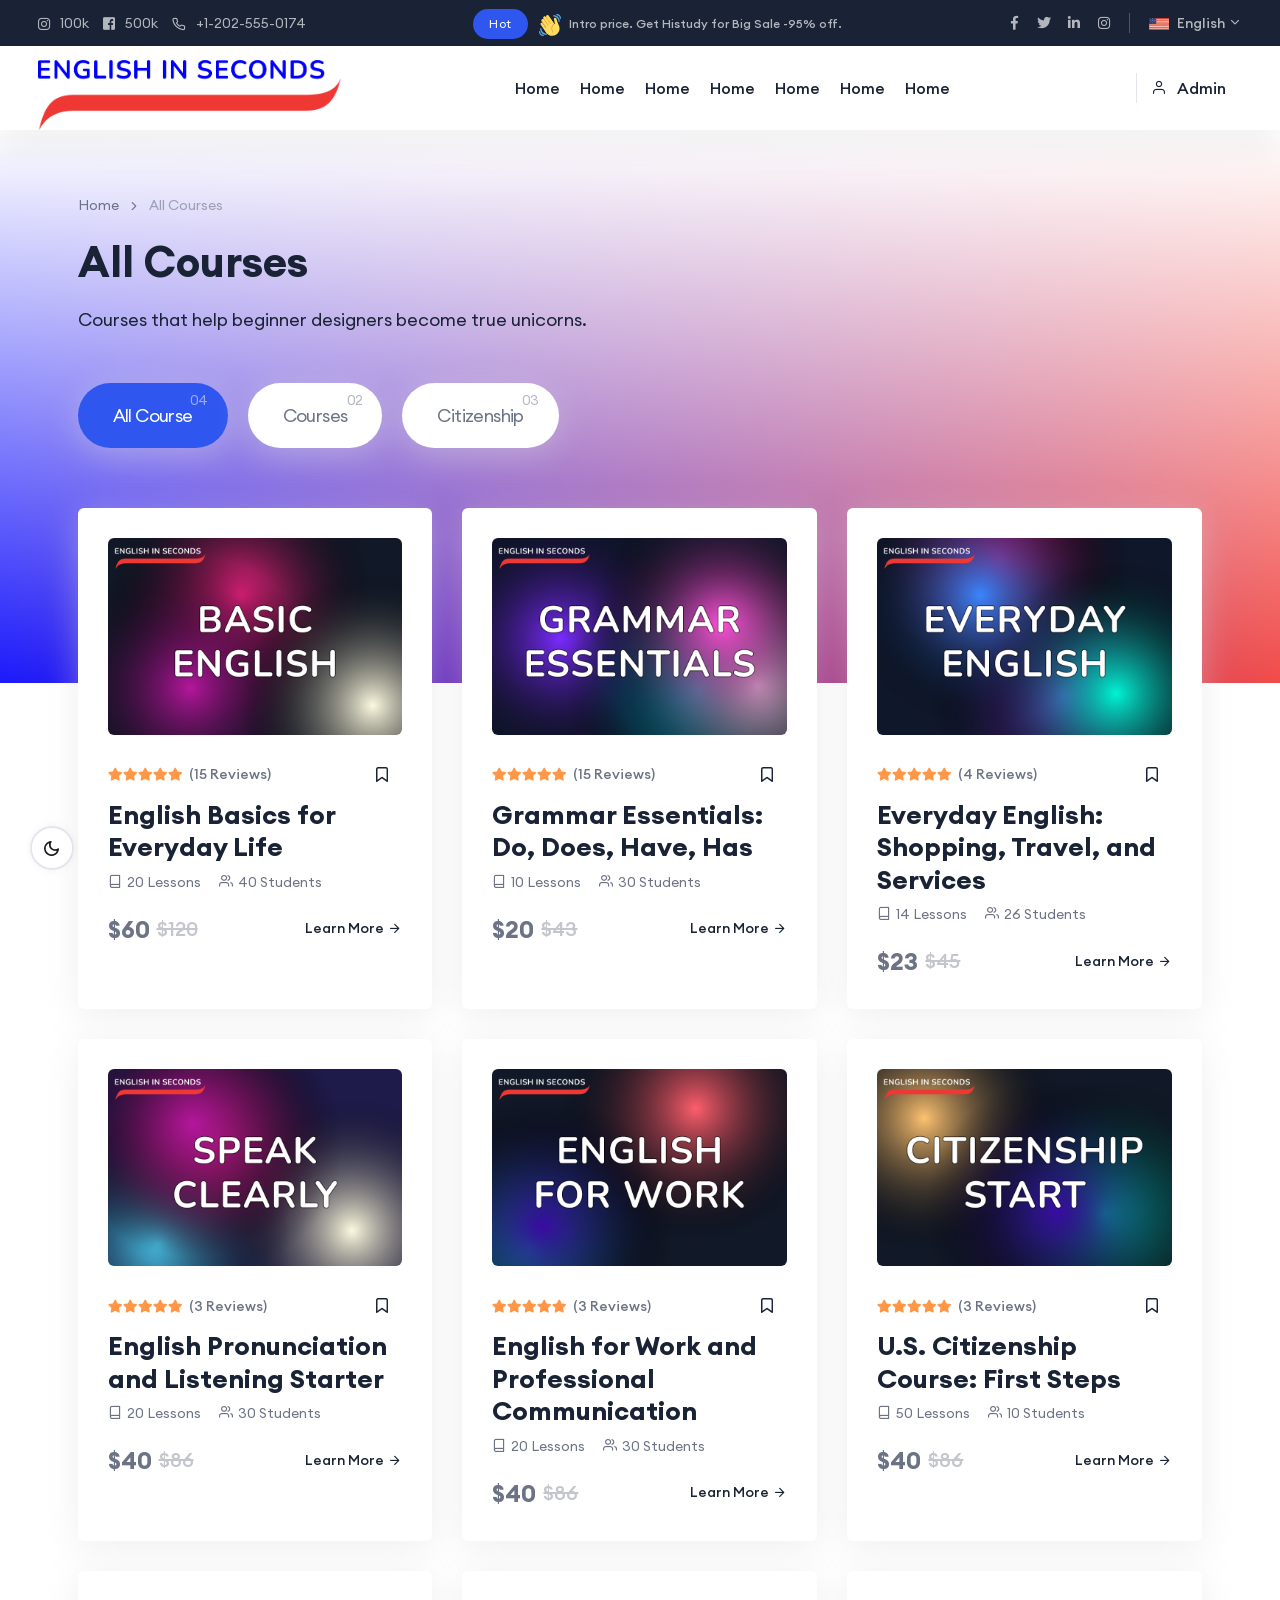
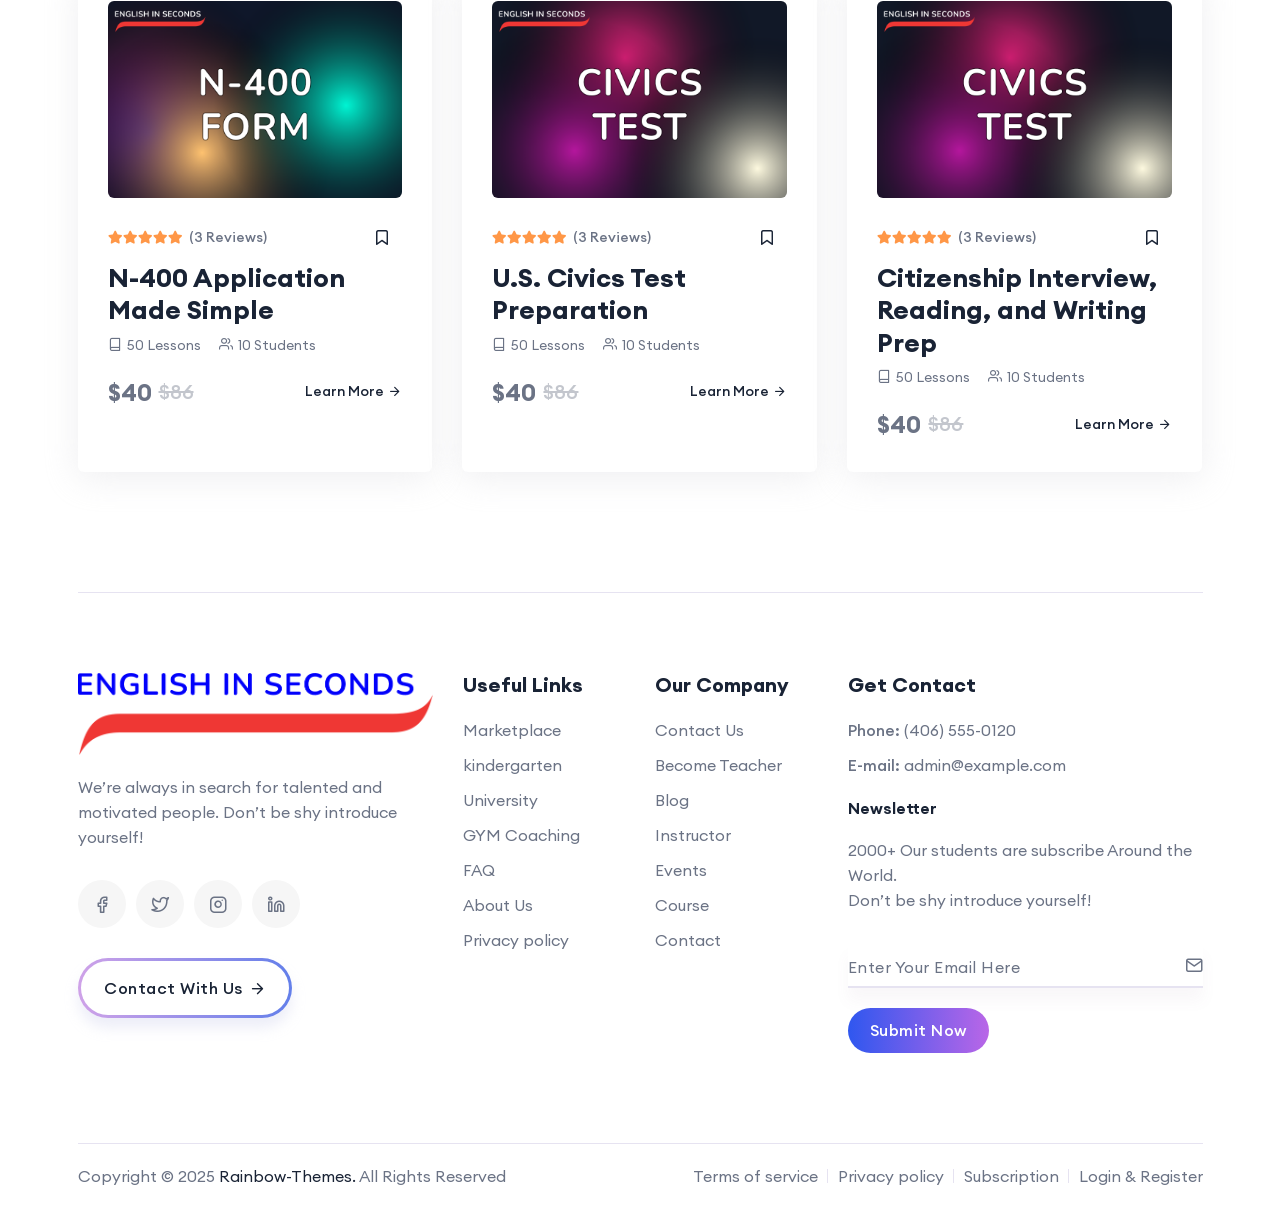
<file: index.html>
<!DOCTYPE html>
<html lang="en">

<head>
    <meta charset="utf-8">
    <meta http-equiv="x-ua-compatible" content="ie=edge">
    <title>Home - EIN</title>
    <meta name="robots" content="noindex, follow">
    <meta name="description" content="">
    <meta name="viewport" content="width=device-width, initial-scale=1, shrink-to-fit=no">

    <!-- Favicon -->
    <link rel="apple-touch-icon-precomposed" type="image/x-icon" href="assets/images/favicons/512.png" sizes="512x512" />
	<link rel="apple-touch-icon-precomposed" type="image/x-icon" href="assets/images/favicons/256.png" sizes="256x256" />
	<link rel="apple-touch-icon-precomposed" type="image/x-icon" href="assets/images/favicons/128.png" sizes="128x128" />
	<link rel="apple-touch-icon-precomposed" type="image/x-icon" href="assets/images/favicons/64.png" sizes="64x64" />
	<link rel="icon" type="image/png" href="assets/images/favicons/favicon.png" sizes="32x32">

    <!-- CSS
	============================================ -->
    <link rel="stylesheet" href="assets/css/vendor/bootstrap.min.css">
    <link rel="stylesheet" href="assets/css/vendor/slick.css">
    <link rel="stylesheet" href="assets/css/vendor/slick-theme.css">
    <link rel="stylesheet" href="assets/css/plugins/sal.css">
    <link rel="stylesheet" href="assets/css/plugins/feather.css">
    <link rel="stylesheet" href="assets/css/plugins/fontawesome.min.css">
    <link rel="stylesheet" href="assets/css/plugins/euclid-circulara.css">
    <link rel="stylesheet" href="assets/css/plugins/swiper.css">
    <link rel="stylesheet" href="assets/css/plugins/odometer.css">
    <link rel="stylesheet" href="assets/css/plugins/animation.css">
    <link rel="stylesheet" href="assets/css/plugins/bootstrap-select.min.css">
    <link rel="stylesheet" href="assets/css/plugins/jquery-ui.css">
    <link rel="stylesheet" href="assets/css/plugins/magnigy-popup.min.css">
    <link rel="stylesheet" href="assets/css/plugins/plyr.css">
    <link rel="stylesheet" href="assets/css/plugins/jodit.min.css">

    <link rel="stylesheet" href="assets/css/styles.css">
</head>

<body class="rbt-header-sticky">
    <div id="my_switcher" class="my_switcher">
        <ul>
            <li>
                <a href="javascript: void(0);" data-theme="light" class="setColor light">
                    <img src="assets/images/about/sun-01.svg" alt="Sun images"><span title="Light Mode"> Light</span>
                </a>
            </li>
            <li>
                <a href="javascript: void(0);" data-theme="dark" class="setColor dark">
                    <img src="assets/images/about/vector.svg" alt="Vector Images"><span title="Dark Mode"> Dark</span>
                </a>
            </li>
        </ul>
    </div>

    <!-- Start Header Area -->
    <header class="rbt-header rbt-header-10">
        <div class="rbt-sticky-placeholder"></div>

        <!-- Start Header Top  -->
        <div class="rbt-header-top rbt-header-top-1 header-space-betwween bg-not-transparent bg-color-darker top-expended-activation">
            <div class="container-fluid">
                <div class="top-expended-wrapper">
                    <div class="top-expended-inner rbt-header-sec align-items-center ">
                        <div class="rbt-header-sec-col rbt-header-left d-none d-xl-block">
                            <div class="rbt-header-content">
                                <!-- Start Header Information List  -->
                                <div class="header-info">
                                    <ul class="rbt-information-list">
                                        <li>
                                            <a href="#"><i class="fab fa-instagram"></i>100k <span class="d-none d-xxl-block">Followers</span></a>
                                        </li>
                                        <li>
                                            <a href="#"><i class="fab fa-facebook-square"></i>500k <span class="d-none d-xxl-block">Followers</span></a>
                                        </li>
                                        <li>
                                            <a href="#"><i class="feather-phone"></i>+1-202-555-0174</a>
                                        </li>
                                    </ul>
                                </div>
                                <!-- End Header Information List  -->
                            </div>
                        </div>
                        <div class="rbt-header-sec-col rbt-header-center">
                            <div class="rbt-header-content justify-content-start justify-content-xl-center">
                                <div class="header-info">
                                    <div class="rbt-header-top-news">
                                        <div class="inner">
                                            <div class="content">
                                                <span class="rbt-badge variation-02 bg-color-primary color-white radius-round">Hot</span>
                                                <span class="news-text"><img src="assets/images/icons/hand-emojji.svg" alt="Hand Emojji Images"> Intro price. Get Histudy for Big Sale -95% off.</span>
                                            </div>
                                        </div>
                                    </div>
                                </div>
                            </div>
                        </div>
                        <div class="rbt-header-sec-col rbt-header-right mt_md--10 mt_sm--10">
                            <div class="rbt-header-content justify-content-start justify-content-lg-end">
                                <div class="header-info d-none d-xl-block">
                                    <ul class="social-share-transparent">
                                        <li>
                                            <a href="#"><i class="fab fa-facebook-f"></i></a>
                                        </li>
                                        <li>
                                            <a href="#"><i class="fab fa-twitter"></i></a>
                                        </li>
                                        <li>
                                            <a href="#"><i class="fab fa-linkedin-in"></i></a>
                                        </li>
                                        <li>
                                            <a href="#"><i class="fab fa-instagram"></i></a>
                                        </li>
                                    </ul>
                                </div>

                                <div class="rbt-separator d-none d-xl-block"></div>

                                <div class="header-info">
                                    <ul class="rbt-dropdown-menu switcher-language">
                                        <li class="has-child-menu">
                                            <a href="#">
                                                <img class="left-image" src="assets/images/icons/en-us.png" alt="Language Images">
                                                <span class="menu-item">English</span>
                                                <i class="right-icon feather-chevron-down"></i>
                                            </a>
                                            <ul class="sub-menu">
                                                <li>
                                                    <a href="#">
                                                        <img class="left-image" src="assets/images/icons/fr.png" alt="Language Images">
                                                        <span class="menu-item">Français</span>
                                                    </a>
                                                </li>
                                                <li>
                                                    <a href="#">
                                                        <img class="left-image" src="assets/images/icons/de.png" alt="Language Images">
                                                        <span class="menu-item">Deutsch</span>
                                                    </a>
                                                </li>
                                            </ul>
                                        </li>
                                    </ul>
                                </div>
                            </div>
                        </div>
                    </div>
                    <div class="header-info">
                        <div class="top-bar-expended d-block d-lg-none">
                            <button class="topbar-expend-button rbt-round-btn"><i class="feather-plus"></i></button>
                        </div>
                    </div>
                </div>
            </div>
        </div>
        <!-- End Header Top  -->
        <div class="rbt-header-wrapper header-space-betwween header-sticky">
            <div class="container-fluid">
                <div class="mainbar-row rbt-navigation-center align-items-center">
                    <div class="header-left rbt-header-content">
                        <div class="header-info">
                            <div class="logo logo-dark">
                                <a href="index.html">
                                    <img src="assets/images/logo.png" alt="Education Logo Images">
                                </a>
                            </div>

                            <div class="logo d-none logo-light">
                                <a href="index.html">
                                    <img src="assets/images/dark/logo/logo-light.png" alt="Education Logo Images">
                                </a>
                            </div>
                        </div>
                    </div>

                    <div class="rbt-main-navigation d-none d-xl-block">
                        <nav class="mainmenu-nav">
                            <ul class="mainmenu">
                                <li><a href="#">Home</a></li>
                                <li><a href="#">Home</a></li>
                                <li><a href="#">Home</a></li>
                                <li><a href="#">Home</a></li>
                                <li><a href="#">Home</a></li>
                                <li><a href="#">Home</a></li>
                                <li><a href="#">Home</a></li>
                            </ul>
                        </nav>
                    </div>

                    <div class="header-right">

                        <!-- Navbar Icons -->
                        <ul class="quick-access">
                            <li class="account-access rbt-user-wrapper d-none d-xl-block">
                                <a href="#"><i class="feather-user"></i>Admin</a>
                                <div class="rbt-user-menu-list-wrapper">
                                    <div class="inner">
                                        <div class="rbt-admin-profile">
                                            <div class="admin-thumbnail">
                                                <img src="assets/images/team/avatar.jpg" alt="User Images">
                                            </div>
                                            <div class="admin-info">
                                                <span class="name">RainbowIT</span>
                                                <a class="rbt-btn-link color-primary" href="profile.html">View Profile</a>
                                            </div>
                                        </div>
                                        <ul class="user-list-wrapper">
                                            <li>
                                                <a href="instructor-dashboard.html">
                                                    <i class="feather-home"></i>
                                                    <span>My Dashboard</span>
                                                </a>
                                            </li>
                                            <li>
                                                <a href="#">
                                                    <i class="feather-bookmark"></i>
                                                    <span>Bookmark</span>
                                                </a>
                                            </li>
                                            <li>
                                                <a href="instructor-enrolled-courses.html">
                                                    <i class="feather-shopping-bag"></i>
                                                    <span>Enrolled Courses</span>
                                                </a>
                                            </li>
                                            <li>
                                                <a href="instructor-wishlist.html">
                                                    <i class="feather-heart"></i>
                                                    <span>Wishlist</span>
                                                </a>
                                            </li>
                                            <li>
                                                <a href="instructor-reviews.html">
                                                    <i class="feather-star"></i>
                                                    <span>Reviews</span>
                                                </a>
                                            </li>
                                            <li>
                                                <a href="instructor-my-quiz-attempts.html">
                                                    <i class="feather-list"></i>
                                                    <span>My Quiz Attempts</span>
                                                </a>
                                            </li>
                                            <li>
                                                <a href="instructor-order-history.html">
                                                    <i class="feather-clock"></i>
                                                    <span>Order History</span>
                                                </a>
                                            </li>
                                            <li>
                                                <a href="instructor-quiz-attempts.html">
                                                    <i class="feather-message-square"></i>
                                                    <span>Question & Answer</span>
                                                </a>
                                            </li>
                                        </ul>
                                        <hr class="mt--10 mb--10">
                                        <ul class="user-list-wrapper">
                                            <li>
                                                <a href="#">
                                                    <i class="feather-book-open"></i>
                                                    <span>Getting Started</span>
                                                </a>
                                            </li>
                                        </ul>
                                        <hr class="mt--10 mb--10">
                                        <ul class="user-list-wrapper">
                                            <li>
                                                <a href="instructor-settings.html">
                                                    <i class="feather-settings"></i>
                                                    <span>Settings</span>
                                                </a>
                                            </li>
                                            <li>
                                                <a href="index.html">
                                                    <i class="feather-log-out"></i>
                                                    <span>Logout</span>
                                                </a>
                                            </li>
                                        </ul>
                                    </div>
                                </div>
                            </li>

                            <li class="access-icon rbt-user-wrapper d-block d-xl-none">
                                <a class="rbt-round-btn" href="#"><i class="feather-user"></i></a>
                                <div class="rbt-user-menu-list-wrapper">
                                    <div class="inner">
                                        <div class="rbt-admin-profile">
                                            <div class="admin-thumbnail">
                                                <img src="assets/images/team/avatar.jpg" alt="User Images">
                                            </div>
                                            <div class="admin-info">
                                                <span class="name">RainbowIT</span>
                                                <a class="rbt-btn-link color-primary" href="profile.html">View Profile</a>
                                            </div>
                                        </div>
                                        <ul class="user-list-wrapper">
                                            <li>
                                                <a href="instructor-dashboard.html">
                                                    <i class="feather-home"></i>
                                                    <span>My Dashboard</span>
                                                </a>
                                            </li>
                                            <li>
                                                <a href="#">
                                                    <i class="feather-bookmark"></i>
                                                    <span>Bookmark</span>
                                                </a>
                                            </li>
                                            <li>
                                                <a href="instructor-enrolled-courses.html">
                                                    <i class="feather-shopping-bag"></i>
                                                    <span>Enrolled Courses</span>
                                                </a>
                                            </li>
                                            <li>
                                                <a href="instructor-wishlist.html">
                                                    <i class="feather-heart"></i>
                                                    <span>Wishlist</span>
                                                </a>
                                            </li>
                                            <li>
                                                <a href="instructor-reviews.html">
                                                    <i class="feather-star"></i>
                                                    <span>Reviews</span>
                                                </a>
                                            </li>
                                            <li>
                                                <a href="instructor-my-quiz-attempts.html">
                                                    <i class="feather-list"></i>
                                                    <span>My Quiz Attempts</span>
                                                </a>
                                            </li>
                                            <li>
                                                <a href="instructor-order-history.html">
                                                    <i class="feather-clock"></i>
                                                    <span>Order History</span>
                                                </a>
                                            </li>
                                            <li>
                                                <a href="instructor-quiz-attempts.html">
                                                    <i class="feather-message-square"></i>
                                                    <span>Question & Answer</span>
                                                </a>
                                            </li>
                                        </ul>
                                        <hr class="mt--10 mb--10">
                                        <ul class="user-list-wrapper">
                                            <li>
                                                <a href="#">
                                                    <i class="feather-book-open"></i>
                                                    <span>Getting Started</span>
                                                </a>
                                            </li>
                                        </ul>
                                        <hr class="mt--10 mb--10">
                                        <ul class="user-list-wrapper">
                                            <li>
                                                <a href="instructor-settings.html">
                                                    <i class="feather-settings"></i>
                                                    <span>Settings</span>
                                                </a>
                                            </li>
                                            <li>
                                                <a href="index.html">
                                                    <i class="feather-log-out"></i>
                                                    <span>Logout</span>
                                                </a>
                                            </li>
                                        </ul>
                                    </div>
                                </div>
                            </li>

                        </ul>

                        <!-- Start Mobile-Menu-Bar -->
                        <div class="mobile-menu-bar d-block d-xl-none">
                            <div class="hamberger">
                                <button class="hamberger-button rbt-round-btn">
                                    <i class="feather-menu"></i>
                                </button>
                            </div>
                        </div>
                        <!-- Start Mobile-Menu-Bar -->

                    </div>
                </div>
            </div>
            <!-- Start Search Dropdown  -->
            <div class="rbt-search-dropdown">
                <div class="wrapper">
                    <div class="row">
                        <div class="col-lg-12">
                            <form action="#">
                                <input type="text" placeholder="What are you looking for?">
                                <div class="submit-btn">
                                    <a class="rbt-btn btn-gradient btn-md" href="#">Search</a>
                                </div>
                            </form>
                        </div>
                    </div>

                    <div class="rbt-separator-mid">
                        <hr class="rbt-separator m-0">
                    </div>

                    <div class="row g-4 pt--30 pb--60">
                        <div class="col-lg-12">
                            <div class="section-title">
                                <h5 class="rbt-title-style-2">Our Top Course</h5>
                            </div>
                        </div>

                        <!-- Start Single Card  -->
                        <div class="col-lg-3 col-md-4 col-sm-6 col-12">
                            <div class="rbt-card variation-01 rbt-hover">
                                <div class="rbt-card-img">
                                    <a href="course-details.html">
                                        <img src="assets/images/course/course-online-01.jpg" alt="Card image">
                                    </a>
                                </div>
                                <div class="rbt-card-body">
                                    <h5 class="rbt-card-title"><a href="course-details.html">React Js</a>
                                    </h5>
                                    <div class="rbt-review">
                                        <div class="rating">
                                            <i class="fas fa-star"></i>
                                            <i class="fas fa-star"></i>
                                            <i class="fas fa-star"></i>
                                            <i class="fas fa-star"></i>
                                            <i class="fas fa-star"></i>
                                        </div>
                                        <span class="rating-count"> (15 Reviews)</span>
                                    </div>
                                    <div class="rbt-card-bottom">
                                        <div class="rbt-price">
                                            <span class="current-price">$15</span>
                                            <span class="off-price">$25</span>
                                        </div>
                                    </div>
                                </div>
                            </div>
                        </div>
                        <!-- End Single Card  -->

                        <!-- Start Single Card  -->
                        <div class="col-lg-3 col-md-4 col-sm-6 col-12">
                            <div class="rbt-card variation-01 rbt-hover">
                                <div class="rbt-card-img">
                                    <a href="course-details.html">
                                        <img src="assets/images/course/course-online-02.jpg" alt="Card image">
                                    </a>
                                </div>
                                <div class="rbt-card-body">
                                    <h5 class="rbt-card-title"><a href="course-details.html">Java Program</a>
                                    </h5>
                                    <div class="rbt-review">
                                        <div class="rating">
                                            <i class="fas fa-star"></i>
                                            <i class="fas fa-star"></i>
                                            <i class="fas fa-star"></i>
                                            <i class="fas fa-star"></i>
                                            <i class="fas fa-star"></i>
                                        </div>
                                        <span class="rating-count"> (15 Reviews)</span>
                                    </div>
                                    <div class="rbt-card-bottom">
                                        <div class="rbt-price">
                                            <span class="current-price">$10</span>
                                            <span class="off-price">$40</span>
                                        </div>
                                    </div>
                                </div>
                            </div>
                        </div>
                        <!-- End Single Card  -->

                        <!-- Start Single Card  -->
                        <div class="col-lg-3 col-md-4 col-sm-6 col-12">
                            <div class="rbt-card variation-01 rbt-hover">
                                <div class="rbt-card-img">
                                    <a href="course-details.html">
                                        <img src="assets/images/course/course-online-03.jpg" alt="Card image">
                                    </a>
                                </div>
                                <div class="rbt-card-body">
                                    <h5 class="rbt-card-title"><a href="course-details.html">Web Design</a>
                                    </h5>
                                    <div class="rbt-review">
                                        <div class="rating">
                                            <i class="fas fa-star"></i>
                                            <i class="fas fa-star"></i>
                                            <i class="fas fa-star"></i>
                                            <i class="fas fa-star"></i>
                                            <i class="fas fa-star"></i>
                                        </div>
                                        <span class="rating-count"> (15 Reviews)</span>
                                    </div>
                                    <div class="rbt-card-bottom">
                                        <div class="rbt-price">
                                            <span class="current-price">$10</span>
                                            <span class="off-price">$20</span>
                                        </div>
                                    </div>
                                </div>
                            </div>
                        </div>
                        <!-- End Single Card  -->

                        <!-- Start Single Card  -->
                        <div class="col-lg-3 col-md-4 col-sm-6 col-12">
                            <div class="rbt-card variation-01 rbt-hover">
                                <div class="rbt-card-img">
                                    <a href="course-details.html">
                                        <img src="assets/images/course/course-online-04.jpg" alt="Card image">
                                    </a>
                                </div>
                                <div class="rbt-card-body">
                                    <h5 class="rbt-card-title"><a href="course-details.html">Web Design</a>
                                    </h5>
                                    <div class="rbt-review">
                                        <div class="rating">
                                            <i class="fas fa-star"></i>
                                            <i class="fas fa-star"></i>
                                            <i class="fas fa-star"></i>
                                            <i class="fas fa-star"></i>
                                            <i class="fas fa-star"></i>
                                        </div>
                                        <span class="rating-count"> (15 Reviews)</span>
                                    </div>
                                    <div class="rbt-card-bottom">
                                        <div class="rbt-price">
                                            <span class="current-price">$20</span>
                                            <span class="off-price">$40</span>
                                        </div>
                                    </div>
                                </div>
                            </div>
                        </div>
                        <!-- End Single Card  -->
                    </div>

                </div>
            </div>
            <!-- End Search Dropdown  -->
        </div>
    </header>

    <!-- Mobile Menu Section -->
    <div class="popup-mobile-menu">
        <div class="inner-wrapper">
            <div class="inner-top">
                <div class="content">
                    <div class="logo">
                        <div class="logo logo-dark">
                            <a href="index.html">
                                <img src="assets/images/logo.png" alt="Education Logo Images">
                            </a>
                        </div>

                        <div class="logo d-none logo-light">
                            <a href="index.html">
                                <img src="assets/images/dark/logo/logo-light.png" alt="Education Logo Images">
                            </a>
                        </div>
                    </div>
                    <div class="rbt-btn-close">
                        <button class="close-button rbt-round-btn"><i class="feather-x"></i></button>
                    </div>
                </div>
                <p class="description">Histudy is a education website template. You can customize all.</p>
                <ul class="navbar-top-left rbt-information-list justify-content-start">
                    <li>
                        <a href="mailto:hello@example.com"><i class="feather-mail"></i>example@gmail.com</a>
                    </li>
                    <li>
                        <a href="#"><i class="feather-phone"></i>(302) 555-0107</a>
                    </li>
                </ul>
            </div>

            <nav class="mainmenu-nav">
                <ul class="mainmenu">
                    <li class="with-megamenu has-menu-child-item position-static">
                        <a href="#">Home <i class="feather-chevron-down"></i></a>
                        <!-- Start Mega Menu  -->
                        <div class="rbt-megamenu menu-skin-dark">
                            <div class="wrapper">
                                <div class="row row--15 home-plesentation-wrapper single-dropdown-menu-presentation">

                                    <!-- Start Single Demo  -->
                                    <div class="col-lg-12 col-xl-2 col-xxl-2 col-md-12 col-sm-12 col-12 single-mega-item">
                                        <div class="demo-single">
                                            <div class="inner">
                                                <div class="thumbnail">
                                                    <a href="01-main-demo.html"><img src="assets/images/splash/demo/h1.jpg" alt="Demo Images"></a>
                                                </div>
                                                <div class="content">
                                                    <h4 class="title"><a href="01-main-demo.html">Home Demo <span class="btn-icon"><i class="feather-arrow-right"></i></span></a></h4>
                                                </div>
                                            </div>
                                        </div>
                                    </div>
                                    <!-- End Single Demo  -->

                                    <!-- Start Single Demo  -->
                                    <div class="col-lg-12 col-xl-2 col-xxl-2 col-md-12 col-sm-12 col-12 single-mega-item">
                                        <div class="demo-single">
                                            <div class="inner">
                                                <div class="thumbnail">
                                                    <a href="12-marketplace.html"><img src="assets/images/splash/demo/h12.jpg" alt="Demo Images"></a>
                                                </div>
                                                <div class="content">
                                                    <h4 class="title"><a href="12-marketplace.html">Marketplace <span class="btn-icon"><i class="feather-arrow-right"></i></span></a></h4>
                                                </div>
                                            </div>
                                        </div>
                                    </div>
                                    <!-- End Single Demo  -->

                                    <!-- Start Single Demo  -->
                                    <div class="col-lg-12 col-xl-2 col-xxl-2 col-md-12 col-sm-12 col-12 single-mega-item">
                                        <div class="demo-single">
                                            <div class="inner">
                                                <div class="thumbnail">
                                                    <a href="04-kindergarten.html"><img src="assets/images/splash/demo/h4.jpg" alt="Demo Images"></a>
                                                </div>
                                                <div class="content">
                                                    <h4 class="title"><a href="04-kindergarten.html">kindergarten <span class="btn-icon"><i class="feather-arrow-right"></i></span></a></h4>
                                                </div>
                                            </div>
                                        </div>
                                    </div>
                                    <!-- End Single Demo  -->

                                    <!-- Start Single Demo  -->
                                    <div class="col-lg-12 col-xl-2 col-xxl-2 col-md-12 col-sm-12 col-12 single-mega-item">
                                        <div class="demo-single">
                                            <div class="inner">
                                                <div class="thumbnail">
                                                    <a href="13-university-classic.html"><img src="assets/images/splash/demo/h13.jpg" alt="Demo Images"></a>
                                                </div>
                                                <div class="content">
                                                    <h4 class="title"><a href="13-university-classic.html">University Classic <span class="btn-icon"><i class="feather-arrow-right"></i></span></a></h4>
                                                </div>
                                            </div>
                                        </div>
                                    </div>
                                    <!-- End Single Demo  -->

                                    <!-- Start Single Demo  -->
                                    <div class="col-lg-12 col-xl-2 col-xxl-2 col-md-12 col-sm-12 col-12 single-mega-item">
                                        <div class="demo-single">
                                            <div class="inner">
                                                <div class="thumbnail">
                                                    <a href="14-home-elegant.html"><img src="assets/images/splash/demo/h14.jpg" alt="Demo Images"></a>
                                                </div>
                                                <div class="content">
                                                    <h4 class="title"><a href="14-home-elegant.html">Home Elegant <span class="btn-icon"><i class="feather-arrow-right"></i></span></a></h4>
                                                </div>
                                            </div>
                                        </div>
                                    </div>
                                    <!-- End Single Demo  -->

                                    <!-- Start Single Demo  -->
                                    <div class="col-lg-12 col-xl-2 col-xxl-2 col-md-12 col-sm-12 col-12 single-mega-item">
                                        <div class="demo-single">
                                            <div class="inner">
                                                <div class="thumbnail">
                                                    <a href="09-gym-coaching.html"><img src="assets/images/splash/demo/h9.jpg" alt="Demo Images"></a>
                                                </div>
                                                <div class="content">
                                                    <h4 class="title"><a href="09-gym-coaching.html">Gym Coaching <span class="btn-icon"><i class="feather-arrow-right"></i></span></a></h4>
                                                </div>
                                            </div>
                                        </div>
                                    </div>
                                    <!-- End Single Demo  -->

                                    <!-- Start Single Demo  -->
                                    <div class="col-lg-12 col-xl-2 col-xxl-2 col-md-12 col-sm-12 col-12 single-mega-item">
                                        <div class="demo-single">
                                            <div class="inner">
                                                <div class="thumbnail">
                                                    <a href="03-online-school.html"><img src="assets/images/splash/demo/h3.jpg" alt="Demo Images"></a>
                                                </div>
                                                <div class="content">
                                                    <h4 class="title"><a href="03-online-school.html">Online School <span class="btn-icon"><i class="feather-arrow-right"></i></span></a></h4>
                                                </div>
                                            </div>
                                        </div>
                                    </div>
                                    <!-- End Single Demo  -->

                                    <!-- Start Single Demo  -->
                                    <div class="col-lg-12 col-xl-2 col-xxl-2 col-md-12 col-sm-12 col-12 single-mega-item">
                                        <div class="demo-single">
                                            <div class="inner">
                                                <div class="thumbnail">
                                                    <a href="06-university-status.html"><img src="assets/images/splash/demo/h6.jpg" alt="Demo Images"></a>
                                                </div>
                                                <div class="content">
                                                    <h4 class="title"><a href="06-university-status.html">University Status <span class="btn-icon"><i class="feather-arrow-right"></i></span></a></h4>
                                                </div>
                                            </div>
                                        </div>
                                    </div>
                                    <!-- End Single Demo  -->

                                    <!-- Start Single Demo  -->
                                    <div class="col-lg-12 col-xl-2 col-xxl-2 col-md-12 col-sm-12 col-12 single-mega-item">
                                        <div class="demo-single">
                                            <div class="inner">
                                                <div class="thumbnail">
                                                    <a href="15-home-technology.html"><img src="assets/images/splash/demo/h15.jpg" alt="Demo Images"></a>
                                                </div>
                                                <div class="content">
                                                    <h4 class="title"><a href="15-home-technology.html">Home Technology <span class="btn-icon"><i class="feather-arrow-right"></i></span></a></h4>
                                                </div>
                                            </div>
                                        </div>
                                    </div>
                                    <!-- End Single Demo  -->

                                    <!-- Start Single Demo  -->
                                    <div class="col-lg-12 col-xl-2 col-xxl-2 col-md-12 col-sm-12 col-12 single-mega-item">
                                        <div class="demo-single">
                                            <div class="inner">
                                                <div class="thumbnail">
                                                    <a href="07-instructor-portfolio.html"><img src="assets/images/splash/demo/h7.jpg" alt="Demo Images"></a>
                                                </div>
                                                <div class="content">
                                                    <h4 class="title"><a href="07-instructor-portfolio.html">Instructor Portfolio <span class="btn-icon"><i class="feather-arrow-right"></i></span></a></h4>
                                                </div>
                                            </div>
                                        </div>
                                    </div>
                                    <!-- End Single Demo  -->

                                    <!-- Start Single Demo  -->
                                    <div class="col-lg-12 col-xl-2 col-xxl-2 col-md-12 col-sm-12 col-12 single-mega-item">
                                        <div class="demo-single">
                                            <div class="inner">
                                                <div class="thumbnail">
                                                    <a href="08-language-academy.html"><img src="assets/images/splash/demo/h8.jpg" alt="Demo Images"></a>
                                                </div>
                                                <div class="content">
                                                    <h4 class="title"><a href="08-language-academy.html">Language Academy <span class="btn-icon"><i class="feather-arrow-right"></i></span></a></h4>
                                                </div>
                                            </div>
                                        </div>
                                    </div>
                                    <!-- End Single Demo  -->

                                    <!-- Start Single Demo  -->
                                    <div class="col-lg-12 col-xl-2 col-xxl-2 col-md-12 col-sm-12 col-12 single-mega-item">
                                        <div class="demo-single">
                                            <div class="inner">
                                                <div class="thumbnail">
                                                    <a href="11-single-course.html"><img src="assets/images/splash/demo/h11.jpg" alt="Demo Images"></a>
                                                </div>
                                                <div class="content">
                                                    <h4 class="title"><a href="11-single-course.html">Single Course <span class="btn-icon"><i class="feather-arrow-right"></i></span></a></h4>
                                                </div>
                                            </div>
                                        </div>
                                    </div>
                                    <!-- End Single Demo  -->

                                    <!-- Start Single Demo  -->
                                    <div class="col-lg-12 col-xl-2 col-xxl-2 col-md-12 col-sm-12 col-12 single-mega-item">
                                        <div class="demo-single">
                                            <div class="inner">
                                                <div class="thumbnail">
                                                    <a href="10-online-course.html"><img src="assets/images/splash/demo/h10.jpg" alt="Demo Images"></a>
                                                </div>
                                                <div class="content">
                                                    <h4 class="title"><a href="10-online-course.html">Online Course <span class="btn-icon"><i class="feather-arrow-right"></i></span></a></h4>
                                                </div>
                                            </div>
                                        </div>
                                    </div>
                                    <!-- End Single Demo  -->

                                    <!-- Start Single Demo  -->
                                    <div class="col-lg-12 col-xl-2 col-xxl-2 col-md-12 col-sm-12 col-12 single-mega-item">
                                        <div class="demo-single">
                                            <div class="inner">
                                                <div class="thumbnail">
                                                    <a href="05-classic-lms.html"><img src="assets/images/splash/demo/h5.jpg" alt="Demo Images"></a>
                                                </div>
                                                <div class="content">
                                                    <h4 class="title"><a href="05-classic-lms.html">Classic Lms <span class="btn-icon"><i class="feather-arrow-right"></i></span></a></h4>
                                                </div>
                                            </div>
                                        </div>
                                    </div>
                                    <!-- End Single Demo  -->

                                    <!-- Start Single Demo  -->
                                    <div class="col-lg-12 col-xl-2 col-xxl-2 col-md-12 col-sm-12 col-12 single-mega-item">
                                        <div class="demo-single">
                                            <div class="inner">
                                                <div class="thumbnail">
                                                    <a href="02-course-school.html"><img src="assets/images/splash/demo/h2.jpg" alt="Demo Images"></a>
                                                </div>
                                                <div class="content">
                                                    <h4 class="title"><a href="02-course-school.html">Course School <span class="btn-icon"><i class="feather-arrow-right"></i></span></a></h4>
                                                </div>
                                            </div>
                                        </div>
                                    </div>
                                    <!-- End Single Demo  -->

                                    <!-- Start Single Demo  -->
                                    <div class="col-lg-12 col-xl-2 col-xxl-2 col-md-12 col-sm-12 col-12 single-mega-item">
                                        <div class="demo-single">
                                            <div class="inner">
                                                <div class="thumbnail">
                                                    <a href="16-udemy-affiliate.html"><img src="assets/images/splash/demo/h16.jpg" alt="Demo Images"></a>
                                                </div>
                                                <div class="content">
                                                    <h4 class="title"><a href="16-udemy-affiliate.html">Udemy Affiliate <span class="btn-icon"><i class="feather-arrow-right"></i></span></a></h4>
                                                </div>
                                            </div>
                                        </div>
                                    </div>
                                    <!-- End Single Demo  -->

                                    <!-- Start Single Demo  -->
                                    <div class="col-lg-12 col-xl-2 col-xxl-2 col-md-12 col-sm-12 col-12 single-mega-item">
                                        <div class="demo-single">
                                            <div class="inner">
                                                <span class="new-batch">New Added</span>
                                                <div class="thumbnail">
                                                    <a href="17-online-academy.html"><img src="assets/images/splash/demo/h17.jpg" alt="Demo Images"></a>
                                                </div>
                                                <div class="content">
                                                    <h4 class="title"><a href="17-online-academy.html">Online Academy <span class="btn-icon"><i class="feather-arrow-right"></i></span></a></h4>
                                                </div>
                                            </div>
                                        </div>
                                    </div>
                                    <!-- End Single Demo  -->

                                    <!-- Start Single Demo  -->
                                    <div class="col-lg-12 col-xl-2 col-xxl-2 col-md-12 col-sm-12 col-12 single-mega-item">
                                        <div class="demo-single">
                                            <div class="inner">
                                                <span class="new-batch">New Added</span>
                                                <div class="thumbnail">
                                                    <a href="18-instructors-coaches.html"><img src="assets/images/splash/demo/h18.jpg" alt="Demo Images"></a>
                                                </div>
                                                <div class="content">
                                                    <h4 class="title"><a href="18-instructors-coaches.html">Instructor Coaches <span class="btn-icon"><i class="feather-arrow-right"></i></span></a></h4>
                                                </div>
                                            </div>
                                        </div>
                                    </div>
                                    <!-- End Single Demo  -->

                                    <!-- Start Single Demo  -->
                                    <div class="col-lg-12 col-xl-2 col-xxl-2 col-md-12 col-sm-12 col-12 single-mega-item">
                                        <div class="demo-single">
                                            <div class="inner">
                                                <span class="new-batch">New Added</span>
                                                <div class="thumbnail">
                                                    <a href="19-modern-university.html"><img src="assets/images/splash/demo/h19.jpg" alt="Demo Images"></a>
                                                </div>
                                                <div class="content">
                                                    <h4 class="title"><a href="19-modern-university.html">Modern University <span class="btn-icon"><i class="feather-arrow-right"></i></span></a></h4>
                                                </div>
                                            </div>
                                        </div>
                                    </div>
                                    <!-- End Single Demo  -->

                                    <!-- Start Single Demo  -->
                                    <div class="col-lg-12 col-xl-2 col-xxl-2 col-md-12 col-sm-12 col-12 single-mega-item">
                                        <div class="demo-single">
                                            <div class="inner">
                                                <span class="new-batch">New Added</span>
                                                <div class="thumbnail">
                                                    <a href="20-multilingual.html"><img src="assets/images/splash/demo/h20.jpg" alt="Demo Images"></a>
                                                </div>
                                                <div class="content">
                                                    <h4 class="title"><a href="20-multilingual.html">Multilingual <span class="btn-icon"><i class="feather-arrow-right"></i></span></a></h4>
                                                </div>
                                            </div>
                                        </div>
                                    </div>
                                    <!-- End Single Demo  -->

                                    <!-- Start Single Demo  -->
                                    <div class="col-lg-12 col-xl-2 col-xxl-2 col-md-12 col-sm-12 col-12 single-mega-item">
                                        <div class="demo-single">
                                            <div class="inner">
                                                <span class="new-batch">New Added</span>
                                                <div class="thumbnail">
                                                    <a href="21-art-design-school.html"><img src="assets/images/splash/demo/h21.jpg" alt="Demo Images"></a>
                                                </div>
                                                <div class="content">
                                                    <h4 class="title"><a href="21-art-design-school.html">Art Design School <span class="btn-icon"><i class="feather-arrow-right"></i></span></a></h4>
                                                </div>
                                            </div>
                                        </div>
                                    </div>
                                    <!-- End Single Demo  -->

                                    <!-- Start Single Demo  -->
                                    <div class="col-lg-12 col-xl-2 col-xxl-2 col-md-12 col-sm-12 col-12 single-mega-item">
                                        <div class="demo-single">
                                            <div class="inner">
                                                <span class="new-batch">New Added</span>
                                                <div class="thumbnail">
                                                    <a href="22-wishlist.html"><img src="assets/images/splash/demo/h22.jpg" alt="Demo Images"></a>
                                                </div>
                                                <div class="content">
                                                    <h4 class="title"><a href="22-wishlist.html">Wishlist <span class="btn-icon"><i class="feather-arrow-right"></i></span></a></h4>
                                                </div>
                                            </div>
                                        </div>
                                    </div>
                                    <!-- End Single Demo  -->

                                    <!-- Start Single Demo  -->
                                    <div class="col-lg-12 col-xl-2 col-xxl-2 col-md-12 col-sm-12 col-12 single-mega-item">
                                        <div class="demo-single">
                                            <div class="inner">
                                                <span class="new-batch">New Added</span>
                                                <div class="thumbnail">
                                                    <a href="23-coaching.html"><img src="assets/images/splash/demo/h23.jpg" alt="Demo Images"></a>
                                                </div>
                                                <div class="content">
                                                    <h4 class="title"><a href="23-coaching.html">Coaching <span class="btn-icon"><i class="feather-arrow-right"></i></span></a></h4>
                                                </div>
                                            </div>
                                        </div>
                                    </div>
                                    <!-- End Single Demo  -->

                                    <!-- Start Single Demo  -->
                                    <div class="col-lg-12 col-xl-2 col-xxl-2 col-md-12 col-sm-12 col-12 single-mega-item">
                                        <div class="demo-single">
                                            <div class="inner">
                                                <span class="new-batch">New Added</span>
                                                <div class="thumbnail">
                                                    <a href="24-health-wellness-institute.html"><img src="assets/images/splash/demo/h24.jpg" alt="Demo Images"></a>
                                                </div>
                                                <div class="content">
                                                    <h4 class="title"><a href="24-health-wellness-institute.html">Health Institute <span class="btn-icon"><i class="feather-arrow-right"></i></span></a></h4>
                                                </div>
                                            </div>
                                        </div>
                                    </div>
                                    <!-- End Single Demo  -->

                                    <!-- Start Single Demo  -->
                                    <div class="col-lg-12 col-xl-2 col-xxl-2 col-md-12 col-sm-12 col-12 single-mega-item">
                                        <div class="demo-single">
                                            <div class="inner">
                                                <span class="new-batch">New Added</span>
                                                <div class="thumbnail">
                                                    <a href="25-life-coach.html"><img src="assets/images/splash/demo/h25.jpg" alt="Demo Images"></a>
                                                </div>
                                                <div class="content">
                                                    <h4 class="title"><a href="25-life-coach.html">Life Coach <span class="btn-icon"><i class="feather-arrow-right"></i></span></a></h4>
                                                </div>
                                            </div>
                                        </div>
                                    </div>
                                    <!-- End Single Demo  -->

                                    <!-- Start Single Demo  -->
                                    <div class="col-lg-12 col-xl-2 col-xxl-2 col-md-12 col-sm-12 col-12 single-mega-item">
                                        <div class="demo-single">
                                            <div class="inner">
                                                <span class="new-batch">New Added</span>
                                                <div class="thumbnail">
                                                    <a href="26-islamic-center.html"><img src="assets/images/splash/demo/h26.jpg" alt="Demo Images"></a>
                                                </div>
                                                <div class="content">
                                                    <h4 class="title"><a href="26-islamic-center.html">Islamic Center <span class="btn-icon"><i class="feather-arrow-right"></i></span></a></h4>
                                                </div>
                                            </div>
                                        </div>
                                    </div>
                                    <!-- End Single Demo  -->

                                    <!-- Start Single Demo  -->
                                    <div class="col-lg-12 col-xl-2 col-xxl-2 col-md-12 col-sm-12 col-12 single-mega-item coming-soon">
                                        <div class="demo-single">
                                            <div class="inner disable">
                                                <div class="thumbnail">
                                                    <a href="#"><img src="assets/images/splash/demo/coming-soon-1.png" alt="Demo Images"></a>
                                                </div>
                                                <div class="content">
                                                    <h4 class="title"><a href="#">Coming Soon <span class="btn-icon"><i class="feather-arrow-right"></i></span></a>
                                                    </h4>
                                                </div>
                                            </div>
                                        </div>
                                    </div>
                                    <!-- End Single Demo  -->

                                    <!-- Start Single Demo  -->
                                    <div class="col-lg-12 col-xl-2 col-xxl-2 col-md-12 col-sm-12 col-12 single-mega-item coming-soon">
                                        <div class="demo-single">
                                            <div class="inner disable">
                                                <div class="thumbnail">
                                                    <a href="#"><img src="assets/images/splash/demo/coming-soon-2.png" alt="Demo Images"></a>
                                                </div>
                                                <div class="content">
                                                    <h4 class="title"><a href="#">Coming Soon <span class="btn-icon"><i class="feather-arrow-right"></i></span></a>
                                                    </h4>
                                                </div>
                                            </div>
                                        </div>
                                    </div>
                                    <!-- End Single Demo  -->

                                    <!-- Start Single Demo  -->
                                    <div class="col-lg-12 col-xl-2 col-xxl-2 col-md-12 col-sm-12 col-12 single-mega-item coming-soon">
                                        <div class="demo-single">
                                            <div class="inner disable">
                                                <div class="thumbnail">
                                                    <a href="#"><img src="assets/images/splash/demo/coming-soon-3.png" alt="Demo Images"></a>
                                                </div>
                                                <div class="content">
                                                    <h4 class="title"><a href="#">Coming Soon <span class="btn-icon"><i class="feather-arrow-right"></i></span></a>
                                                    </h4>
                                                </div>
                                            </div>
                                        </div>
                                    </div>
                                    <!-- End Single Demo  -->

                                    <!-- Start Single Demo  -->
                                    <div class="col-lg-12 col-xl-2 col-xxl-2 col-md-12 col-sm-12 col-12 single-mega-item coming-soon">
                                        <div class="demo-single">
                                            <div class="inner disable">
                                                <div class="thumbnail">
                                                    <a href="#"><img src="assets/images/splash/demo/coming-soon-1.png" alt="Demo Images"></a>
                                                </div>
                                                <div class="content">
                                                    <h4 class="title"><a href="#">Coming Soon <span class="btn-icon"><i class="feather-arrow-right"></i></span></a>
                                                    </h4>
                                                </div>
                                            </div>
                                        </div>
                                    </div>
                                    <!-- End Single Demo  -->

                                    <div class="load-demo-btn-wrap">
                                        <div class="load-demo-btn text-center">
                                            <span class="color-white b3">Scroll to view more <svg xmlns="http://www.w3.org/2000/svg" width="16" height="16" fill="currentColor" class="bi bi-arrow-down-up" viewBox="0 0 16 16">
                                    <path fill-rule="evenodd" d="M11.5 15a.5.5 0 0 0 .5-.5V2.707l3.146 3.147a.5.5 0 0 0 .708-.708l-4-4a.5.5 0 0 0-.708 0l-4 4a.5.5 0 1 0 .708.708L11 2.707V14.5a.5.5 0 0 0 .5.5zm-7-14a.5.5 0 0 1 .5.5v11.793l3.146-3.147a.5.5 0 0 1 .708.708l-4 4a.5.5 0 0 1-.708 0l-4-4a.5.5 0 0 1 .708-.708L4 13.293V1.5a.5.5 0 0 1 .5-.5z"/>
                                  </svg></span>
                                        </div>
                                    </div>

                                </div>
                            </div>
                        </div>
                        <!-- End Mega Menu  -->
                    </li>

                    <li class="with-megamenu has-menu-child-item">
                        <a href="#">Courses <i class="feather-chevron-down"></i></a>
                        <!-- Start Mega Menu  -->
                        <div class="rbt-megamenu grid-item-2">
                            <div class="wrapper">
                                <div class="row">
                                    <div class="col-lg-12">
                                        <div class="mega-top-banner">
                                            <div class="content">
                                                <h4 class="title">Developer hub</h4>
                                                <p class="description">Start building fast, with code samples, key resources and more.</p>
                                            </div>
                                        </div>
                                    </div>
                                </div>
                                <div class="row row--15">
                                    <div class="col-lg-12 col-xl-6 col-xxl-6 single-mega-item">
                                        <h3 class="rbt-short-title">Course Layout</h3>
                                        <ul class="mega-menu-item">
                                            <li><a href="course-filter-one-toggle.html">Filter One Toggle</a></li>
                                            <li><a href="course-filter-one-open.html">Filter One Open</a></li>
                                            <li><a href="course-filter-two-toggle.html">Filter Two Toggle</a></li>
                                            <li><a href="course-filter-two-open.html">Filter Two Open</a></li>
                                            <li><a href="course-with-tab.html">Course With Tab</a></li>
                                            <li><a href="course-with-tab-two.html">Course With Tab Two</a></li>
                                            <li><a href="course-card-2.html">Course Card Two</a></li>
                                            <li><a href="course-card-3.html">Course Card Three</a></li>
                                            <li><a href="course-masonry.html">Course Masonry</a></li>
                                            <li><a href="course-with-sidebar.html">Course With Sidebar</a></li>
                                        </ul>
                                    </div>
                                    <div class="col-lg-12 col-xl-6 col-xxl-6 single-mega-item">
                                        <h3 class="rbt-short-title">Course Layout</h3>
                                        <ul class="mega-menu-item">
                                            <li><a href="course-details.html">Course Details</a></li>
                                            <li><a href="course-details-2.html">Course Details Two</a></li>
                                            <li><a href="course-details-3.html">Course Details Three <span class="rbt-badge-card">New</span></a></li>
                                            <li><a href="course-details-4.html">Course Details Four <span class="rbt-badge-card">New</span></a></li>
                                            <li><a href="course-details-5.html">Course Details Five <span class="rbt-badge-card">New</span></a></li>
                                            <li><a href="course-details-6.html">Course Details Six <span class="rbt-badge-card">New</span></a></li>
                                            <li><a href="course-details-7.html">Course Details Seven <span class="rbt-badge-card">New</span></a></li>
                                            <li><a href="course-details-8.html">Course Details Eight <span class="rbt-badge-card">New</span></a></li>
                                            <li><a href="lesson.html">Course Lesson <span class="rbt-badge-card">New</span></a></li>
                                            <li><a href="create-course.html">Create Course <span class="rbt-badge-card">New</span></a></li>
                                        </ul>
                                    </div>
                                </div>
                                <div class="row">
                                    <div class="col-lg-12">
                                        <ul class="nav-quick-access">
                                            <li><a href="#"><i class="feather-folder-minus"></i> Quick Start Guide</a></li>
                                            <li><a href="#"><i class="feather-folder-minus"></i> For Open Source</a></li>
                                            <li><a href="#"><i class="feather-folder-minus"></i> API Status</a></li>
                                            <li><a href="#"><i class="feather-folder-minus"></i> Support</a></li>
                                        </ul>
                                    </div>
                                </div>
                            </div>
                        </div>
                        <!-- End Mega Menu  -->
                    </li>

                    <li class="has-dropdown has-menu-child-item">
                        <a href="#">Dashboard
                            <i class="feather-chevron-down"></i>
                        </a>
                        <ul class="submenu">
                            <li class="has-dropdown"><a href="#">Instructor Dashboard</a>
                                <ul class="submenu">
                                    <li><a href="instructor-dashboard.html">Dashboard</a></li>
                                    <li><a href="instructor-profile.html">Profile</a></li>
                                    <li><a href="instructor-enrolled-courses.html">Enrolled Courses</a></li>
                                    <li><a href="instructor-wishlist.html">Wishlist</a></li>
                                    <li><a href="instructor-reviews.html">Reviews</a></li>
                                    <li><a href="instructor-my-quiz-attempts.html">My Quiz Attempts</a></li>
                                    <li><a href="instructor-order-history.html">Order History</a></li>
                                    <li><a href="instructor-course.html">My Course</a></li>
                                    <li><a href="instructor-announcements.html">Announcements</a></li>
                                    <li><a href="instructor-quiz-attempts.html">Quiz Attempts</a></li>
                                    <li><a href="instructor-assignments.html">Assignments</a></li>
                                    <li><a href="instructor-settings.html">Settings</a></li>
                                </ul>
                            </li>
                            <li class="has-dropdown"><a href="#">Student Dashboard</a>
                                <ul class="submenu">
                                    <li><a href="student-dashboard.html">Dashboard</a></li>
                                    <li><a href="student-profile.html">Profile</a></li>
                                    <li><a href="student-enrolled-courses.html">Enrolled Courses</a></li>
                                    <li><a href="student-wishlist.html">Wishlist</a></li>
                                    <li><a href="student-reviews.html">Reviews</a></li>
                                    <li><a href="student-my-quiz-attempts.html">My Quiz Attempts</a></li>
                                    <li><a href="student-order-history.html">Order History</a></li>
                                    <li><a href="student-settings.html">Settings</a></li>
                                </ul>
                            </li>
                        </ul>
                    </li>

                    <li class="with-megamenu has-menu-child-item position-static">
                        <a href="#">Pages <i class="feather-chevron-down"></i></a>
                        <!-- Start Mega Menu  -->
                        <div class="rbt-megamenu grid-item-4">
                            <div class="wrapper">
                                <div class="row row--15">
                                    <div class="col-lg-12 col-xl-3 col-xxl-3 single-mega-item">
                                        <h3 class="rbt-short-title">Get Started</h3>
                                        <ul class="mega-menu-item">
                                            <li><a href="about-us-01.html">About Us</a></li>
                                            <li><a href="about-us-02.html">About Us 02</a></li>
                                            <li><a href="event-grid.html">Event Grid</a></li>
                                            <li><a href="event-list.html">Event List</a></li>
                                            <li><a href="event-sidebar.html">Event Sidebar</a></li>
                                            <li><a href="event-details.html">Event Details</a></li>
                                            <li><a href="academy-gallery.html">Academy Gallery</a></li>
                                            <li><a href="admission-guide.html">Admission Guide</a></li>
                                        </ul>
                                    </div>

                                    <div class="col-lg-12 col-xl-3 col-xxl-3 single-mega-item">
                                        <h3 class="rbt-short-title">Get Started</h3>
                                        <ul class="mega-menu-item">
                                            <li><a href="profile.html">Profile</a></li>
                                            <li><a href="contact.html">Contact Us</a></li>
                                            <li><a href="become-a-teacher.html">Become a Teacher</a></li>
                                            <li><a href="instructor.html">Instructor</a></li>
                                            <li><a href="faqs.html">FAQS</a></li>
                                            <li><a href="privacy-policy.html">Privacy Policy</a></li>
                                            <li><a href="404.html">404 Page</a></li>
                                            <li><a href="maintenance.html">Maintenance</a></li>
                                        </ul>
                                    </div>

                                    <div class="col-lg-12 col-xl-3 col-xxl-3 single-mega-item">
                                        <h3 class="rbt-short-title">Shop Pages</h3>
                                        <ul class="mega-menu-item">
                                            <li><a href="shop.html">Shop <span class="rbt-badge-card">Sale Anything</span></a></li>
                                            <li><a href="single-product.html">Single Product</a></li>
                                            <li><a href="cart.html">Cart Page</a></li>
                                            <li><a href="checkout.html">Checkout</a></li>
                                            <li><a href="wishlist.html">Wishlist Page</a></li>
                                            <li><a href="my-account.html">My Acount</a></li>
                                            <li><a href="login.html">Login & Register</a></li>
                                            <li><a href="subscription.html">Subscription</a></li>
                                        </ul>
                                    </div>
                                    <div class="col-lg-12 col-xl-3 col-xxl-3 single-mega-item">
                                        <div class="mega-category-item">
                                            <!-- Start Single Category  -->
                                            <div class="nav-category-item">
                                                <div class="thumbnail">
                                                    <div class="image"><img src="assets/images/course/category-2.png" alt="Course images"></div>
                                                    <a href="course-filter-one-toggle.html">
                                                        <span>Online Education</span>
                                                        <i class="feather-chevron-right"></i>
                                                    </a>
                                                </div>
                                            </div>
                                            <!-- End Single Category  -->

                                            <!-- Start Single Category  -->
                                            <div class="nav-category-item">
                                                <div class="thumbnail">
                                                    <div class="image"><img src="assets/images/course/category-1.png" alt="Course images"></div>
                                                    <a href="course-filter-one-toggle.html">
                                                        <span>Language Club</span>
                                                        <i class="feather-chevron-right"></i>
                                                    </a>
                                                </div>
                                            </div>
                                            <!-- End Single Category  -->

                                            <!-- Start Single Category  -->
                                            <div class="nav-category-item">
                                                <div class="thumbnail">
                                                    <div class="image"><img src="assets/images/course/category-4.png" alt="Course images"></div>
                                                    <a href="course-filter-one-toggle.html">
                                                        <span>University Status</span>
                                                        <i class="feather-chevron-right"></i>
                                                    </a>
                                                </div>
                                            </div>
                                            <!-- End Single Category  -->

                                            <!-- Start Single Category  -->
                                            <div class="nav-category-item">
                                                <div class="thumbnail">
                                                    <a href="course-filter-one-toggle.html">
                                                        <span>Course School</span>
                                                        <i class="feather-chevron-right"></i>
                                                    </a>
                                                </div>
                                            </div>
                                            <!-- End Single Category  -->

                                            <!-- Start Single Category  -->
                                            <div class="nav-category-item">
                                                <div class="thumbnail">
                                                    <div class="image"><img src="assets/images/course/category-9.png" alt="Course images"></div>
                                                    <a href="course-filter-one-toggle.html">
                                                        <span>Academy</span>
                                                        <i class="feather-chevron-right"></i>
                                                    </a>
                                                </div>
                                            </div>
                                            <!-- End Single Category  -->

                                        </div>
                                    </div>
                                </div>
                            </div>
                        </div>
                        <!-- End Mega Menu  -->
                    </li>

                    <li class="with-megamenu has-menu-child-item position-static">
                        <a href="#">Elements <i class="feather-chevron-down"></i></a>
                        <!-- Start Mega Menu  -->
                        <div class="rbt-megamenu grid-item-3">
                            <div class="wrapper">
                                <div class="row row--15 single-dropdown-menu-presentation">
                                    <div class="col-lg-4 col-xxl-4 single-mega-item">
                                        <ul class="mega-menu-item">
                                            <li><a href="style-guide.html">Style Guide <span class="rbt-badge-card">Hot</span></a></li>
                                            <li><a href="accordion.html">Accordion</a></li>
                                            <li><a href="advancetab.html">Advance Tab</a></li>
                                            <li><a href="about.html">About <span class="rbt-badge-card">New</span></a></li>
                                            <li><a href="brand.html">Brand</a></li>
                                            <li><a href="button.html">Button</a></li>
                                            <li><a href="badge.html">Badge</a></li>
                                            <li><a href="card.html">Card</a></li>
                                            <li><a href="#">& More Coming</a></li>
                                        </ul>
                                    </div>

                                    <div class="col-lg-4 col-xxl-4 single-mega-item">
                                        <ul class="mega-menu-item">
                                            <li><a href="call-to-action.html">Call To Action</a></li>
                                            <li><a href="counterup.html">Counter</a></li>
                                            <li><a href="category.html">Categories</a></li>
                                            <li><a href="header.html">Header Style</a></li>
                                            <li><a href="newsletter.html">Newsletter</a></li>
                                            <li><a href="team.html">Team</a></li>
                                            <li><a href="social.html">Social</a></li>
                                            <li><a href="list-style.html">List Style</a></li>
                                            <li><a href="#">& More Coming</a></li>
                                        </ul>
                                    </div>

                                    <div class="col-lg-4 col-xxl-4 single-mega-item">
                                        <ul class="mega-menu-item">
                                            <li><a href="gallery.html">Gallery</a></li>
                                            <li><a href="pricing.html">Pricing</a></li>
                                            <li><a href="progressbar.html">Progressbar</a></li>
                                            <li><a href="testimonial.html">Testimonial</a></li>
                                            <li><a href="service.html">Service</a></li>
                                            <li><a href="split.html">Split Area</a></li>
                                            <li><a href="search.html">Search Style</a></li>
                                            <li><a href="instagram.html">Instagram Style</a></li>
                                            <li><a href="#">& More Coming</a></li>
                                        </ul>
                                    </div>

                                </div>
                                <div class="row">
                                    <div class="col-lg-12">
                                        <div class="btn-wrapper">
                                            <a class="rbt-btn btn-gradient hover-icon-reverse square btn-xl w-100 text-center mt--30 hover-transform-none" href="#">
                                                <span class="icon-reverse-wrapper">
                                        <span class="btn-text">Visit Histudy Template</span>
                                                <span class="btn-icon"><i class="feather-arrow-right"></i></span>
                                                <span class="btn-icon"><i class="feather-arrow-right"></i></span>
                                                </span>
                                            </a>
                                        </div>
                                    </div>
                                </div>
                            </div>
                        </div>
                        <!-- End Mega Menu  -->
                    </li>

                    <li class="with-megamenu has-menu-child-item position-static">
                        <a href="#">Blog <i class="feather-chevron-down"></i></a>
                        <!-- Start Mega Menu  -->
                        <div class="rbt-megamenu grid-item-3">
                            <div class="wrapper">
                                <div class="row row--15">
                                    <div class="col-lg-12 col-xl-4 col-xxl-4 single-mega-item">
                                        <h3 class="rbt-short-title">Blog Styles</h3>
                                        <ul class="mega-menu-item">
                                            <li><a href="blog-list.html">Blog List</a></li>
                                            <li><a href="blog.html">Blog Grid</a></li>
                                            <li><a href="blog-grid-minimal.html">Blog Grid Minimal</a></li>
                                            <li><a href="blog-with-sidebar.html">Blog With Sidebar</a></li>
                                            <li><a href="blog-details.html">Blog Details</a></li>
                                            <li><a href="post-format-standard.html">Post Format Standard</a></li>
                                            <li><a href="post-format-gallery.html">Post Format Gallery</a></li>
                                        </ul>
                                    </div>

                                    <div class="col-lg-12 col-xl-4 col-xxl-4 single-mega-item">
                                        <h3 class="rbt-short-title">Get Started</h3>
                                        <ul class="mega-menu-item">
                                            <li><a href="post-format-quote.html">Post Format Quote</a></li>
                                            <li><a href="post-format-audio.html">Post Format Audio</a></li>
                                            <li><a href="post-format-video.html">Post Format Video</a></li>
                                            <li><a href="#">Media Under Title <span class="rbt-badge-card">Coming</span></a></li>
                                            <li><a href="#">Sticky Sidebar <span class="rbt-badge-card">Coming</span></a></li>
                                            <li><a href="#">Auto Masonry <span class="rbt-badge-card">Coming</span></a></li>
                                            <li><a href="#">Meta Overlaid <span class="rbt-badge-card">Coming</span></a></li>
                                        </ul>
                                    </div>

                                    <div class="col-lg-12 col-xl-4 col-xxl-4 single-mega-item">
                                        <div class="rbt-ads-wrapper">
                                            <a class="d-block" href="#"><img src="assets/images/service/mobile-cat.jpg" alt="Education Images"></a>
                                        </div>
                                    </div>
                                </div>
                            </div>
                        </div>
                        <!-- End Mega Menu  -->
                    </li>
                </ul>
            </nav>

            <div class="mobile-menu-bottom">
                <div class="rbt-btn-wrapper mb--20">
                    <a class="rbt-btn btn-border-gradient radius-round btn-sm hover-transform-none w-100 justify-content-center text-center" href="#">
                        <span>Enroll Now</span>
                    </a>
                </div>

                <div class="social-share-wrapper">
                    <span class="rbt-short-title d-block">Find With Us</span>
                    <ul class="social-icon social-default transparent-with-border justify-content-start mt--20">
                        <li><a href="https://www.facebook.com/">
                                <i class="feather-facebook"></i>
                            </a>
                        </li>
                        <li><a href="https://www.twitter.com">
                                <i class="feather-twitter"></i>
                            </a>
                        </li>
                        <li><a href="https://www.instagram.com/">
                                <i class="feather-instagram"></i>
                            </a>
                        </li>
                        <li><a href="https://www.linkdin.com/">
                                <i class="feather-linkedin"></i>
                            </a>
                        </li>
                    </ul>
                </div>
            </div>

        </div>
    </div>

    <div class="rbt-page-banner-wrapper">
        <!-- Start Banner BG Image  -->
        <div class="rbt-banner-image"></div>
        <!-- End Banner BG Image  -->
        <div class="rbt-banner-content">

            <!-- Start Banner Content Top  -->
            <div class="rbt-banner-content-top">
                <div class="container">
                    <div class="row">
                        <div class="col-lg-12">
                            <!-- Start Breadcrumb Area  -->
                            <ul class="page-list">
                                <li class="rbt-breadcrumb-item"><a href="index.html">Home</a></li>
                                <li>
                                    <div class="icon-right"><i class="feather-chevron-right"></i></div>
                                </li>
                                <li class="rbt-breadcrumb-item active">All Courses</li>
                            </ul>
                            <!-- End Breadcrumb Area  -->
                            <div class="row align-items-center">
                            <div class="col-lg-12 col-md-12 title-wrapper">
                                <h1 class="title mb--0">All Courses</h1>
                            </div>
                            </div>

                            <p class="description">Courses that help beginner designers become true unicorns. </p>
                        </div>
                    </div>
                </div>
            </div>
            <!-- End Banner Content Top  -->
            <!-- Start Course Top  -->
            <div class="rbt-course-top-wrapper mt--40">
                <div class="container">
                    <div class="row g-5 align-items-center">
                        <div class="col-lg-12 mt--40">
                            <ul class="rbt-portfolio-filter filter-tab-button justify-content-start nav nav-tabs" id="rbt-myTab" role="tablist">
                                <li class="nav-item" role="presentation">
                                    <button class="active" id="all-tab" data-bs-toggle="tab" data-bs-target="#all" type="button" role="tab" aria-controls="all" aria-selected="true">
                                        <span class="filter-text">All Course</span>
                                        <span class="course-number">04</span>
                                    </button>
                                </li>
                                <li class="nav-item" role="presentation">
                                    <button id="featured-tab" data-bs-toggle="tab" data-bs-target="#featured" type="button" role="tab" aria-controls="featured" aria-selected="false">
                                        <span class="filter-text">Courses</span>
                                        <span class="course-number">02</span>
                                    </button>
                                </li>
                                <li class="nav-item" role="presentation">
                                    <button id="popular-tab" data-bs-toggle="tab" data-bs-target="#popular" type="button" role="tab" aria-controls="popular" aria-selected="false">
                                        <span class="filter-text">Citizenship</span>
                                        <span class="course-number">03</span>
                                    </button>
                                </li>
                            </ul>
                        </div>
                    </div>
                </div>
            </div>
            <!-- End Course Top  -->
        </div>
    </div>

    <!-- Start Course Area  -->
    <div class="rbt-section-overlayping-top rbt-section-gapBottom">
        <div class="container">
            <div class="row">
                <div class="col-lg-12">
                    <div class="tab-content" id="rbt-myTabContent">

                        <div class="tab-pane fade show active" id="all" role="tabpanel" aria-labelledby="all-tab">
                            <div class="rbt-course-grid-column">

                                <!-- Start Single Course  -->
                                <div class="course-grid-3">
                                    <div class="rbt-card variation-01 rbt-hover">
                                        <div class="rbt-card-img">
                                            <a href="course-details.html">
                                                <img src="assets/images/cards/course1.png" alt="Card image">
                                            </a>
                                        </div>
                                        <div class="rbt-card-body">
                                            <div class="rbt-card-top">
                                                <div class="rbt-review">
                                                    <div class="rating">
                                                        <i class="fas fa-star"></i>
                                                        <i class="fas fa-star"></i>
                                                        <i class="fas fa-star"></i>
                                                        <i class="fas fa-star"></i>
                                                        <i class="fas fa-star"></i>
                                                    </div>
                                                    <span class="rating-count"> (15 Reviews)</span>
                                                </div>
                                                <div class="rbt-bookmark-btn">
                                                    <a class="rbt-round-btn" title="Bookmark" href="#"><i
                                                            class="feather-bookmark"></i></a>
                                                </div>
                                            </div>
                                            <h4 class="rbt-card-title"><a href="course-details.html">English Basics for Everyday Life</a>
                                            </h4>
                                            <ul class="rbt-meta">
                                                <li><i class="feather-book"></i>20 Lessons</li>
                                                <li><i class="feather-users"></i>40 Students</li>
                                            </ul>

                                            <div class="rbt-card-bottom">
                                                <div class="rbt-price">
                                                    <span class="current-price">$60</span>
                                                    <span class="off-price">$120</span>
                                                </div>
                                                <a class="rbt-btn-link" href="lessons.html">Learn
                                                    More<i class="feather-arrow-right"></i></a>
                                            </div>
                                        </div>
                                    </div>
                                </div>
                                <!-- End Single Course  -->

                                <!-- Start Single Course  -->
                                <div class="course-grid-3">
                                    <div class="rbt-card variation-01 rbt-hover">
                                        <div class="rbt-card-img">
                                            <a href="course-details.html">
                                                <img src="assets/images/cards/course2.png" alt="Card image">
                                            </a>
                                        </div>
                                        <div class="rbt-card-body">
                                            <div class="rbt-card-top">
                                                <div class="rbt-review">
                                                    <div class="rating">
                                                        <i class="fas fa-star"></i>
                                                        <i class="fas fa-star"></i>
                                                        <i class="fas fa-star"></i>
                                                        <i class="fas fa-star"></i>
                                                        <i class="fas fa-star"></i>
                                                    </div>
                                                    <span class="rating-count"> (15 Reviews)</span>
                                                </div>
                                                <div class="rbt-bookmark-btn">
                                                    <a class="rbt-round-btn" title="Bookmark" href="#"><i
                                                            class="feather-bookmark"></i></a>
                                                </div>
                                            </div>
                                            <h4 class="rbt-card-title"><a href="course-details.html">Grammar Essentials: Do, Does, Have, Has</a>
                                            </h4>
                                            <ul class="rbt-meta">
                                                <li><i class="feather-book"></i>10 Lessons</li>
                                                <li><i class="feather-users"></i>30 Students</li>
                                            </ul>

                                            <div class="rbt-card-bottom">
                                                <div class="rbt-price">
                                                    <span class="current-price">$20</span>
                                                    <span class="off-price">$43</span>
                                                </div>
                                                <a class="rbt-btn-link" href="lessons.html">Learn
                                                    More<i class="feather-arrow-right"></i></a>
                                            </div>
                                        </div>
                                    </div>
                                </div>
                                <!-- End Single Course  -->

                                <!-- Start Single Course  -->
                                <div class="course-grid-3">
                                    <div class="rbt-card variation-01 rbt-hover">
                                        <div class="rbt-card-img">
                                            <a href="course-details.html">
                                                <img src="assets/images/cards/course3.png" alt="Card image">
                                            </a>
                                        </div>
                                        <div class="rbt-card-body">
                                            <div class="rbt-card-top">
                                                <div class="rbt-review">
                                                    <div class="rating">
                                                        <i class="fas fa-star"></i>
                                                        <i class="fas fa-star"></i>
                                                        <i class="fas fa-star"></i>
                                                        <i class="fas fa-star"></i>
                                                        <i class="fas fa-star"></i>
                                                    </div>
                                                    <span class="rating-count"> (4 Reviews)</span>
                                                </div>
                                                <div class="rbt-bookmark-btn">
                                                    <a class="rbt-round-btn" title="Bookmark" href="#"><i
                                                            class="feather-bookmark"></i></a>
                                                </div>
                                            </div>
                                            <h4 class="rbt-card-title"><a href="course-details.html">Everyday English: Shopping, Travel, and Services</a>
                                            </h4>
                                            <ul class="rbt-meta">
                                                <li><i class="feather-book"></i>14 Lessons</li>
                                                <li><i class="feather-users"></i>26 Students</li>
                                            </ul>

                                            <div class="rbt-card-bottom">
                                                <div class="rbt-price">
                                                    <span class="current-price">$23</span>
                                                    <span class="off-price">$45</span>
                                                </div>
                                                <a class="rbt-btn-link" href="lessons.html">Learn
                                                    More<i class="feather-arrow-right"></i></a>
                                            </div>
                                        </div>
                                    </div>
                                </div>
                                <!-- End Single Course  -->

                                <!-- Start Single Course  -->
                                <div class="course-grid-3">
                                    <div class="rbt-card variation-01 rbt-hover">
                                        <div class="rbt-card-img">
                                            <a href="course-details.html">
                                                <img src="assets/images/cards/course4.png" alt="Card image">
                                            </a>
                                        </div>
                                        <div class="rbt-card-body">
                                            <div class="rbt-card-top">
                                                <div class="rbt-review">
                                                    <div class="rating">
                                                        <i class="fas fa-star"></i>
                                                        <i class="fas fa-star"></i>
                                                        <i class="fas fa-star"></i>
                                                        <i class="fas fa-star"></i>
                                                        <i class="fas fa-star"></i>
                                                    </div>
                                                    <span class="rating-count"> (3 Reviews)</span>
                                                </div>
                                                <div class="rbt-bookmark-btn">
                                                    <a class="rbt-round-btn" title="Bookmark" href="#"><i
                                                            class="feather-bookmark"></i></a>
                                                </div>
                                            </div>
                                            <h4 class="rbt-card-title"><a href="course-details.html">English Pronunciation and Listening Starter</a>
                                            </h4>
                                            <ul class="rbt-meta">
                                                <li><i class="feather-book"></i>20 Lessons</li>
                                                <li><i class="feather-users"></i>30 Students</li>
                                            </ul>

                                            <div class="rbt-card-bottom">
                                                <div class="rbt-price">
                                                    <span class="current-price">$40</span>
                                                    <span class="off-price">$86</span>
                                                </div>
                                                <a class="rbt-btn-link" href="lessons.html">Learn
                                                    More<i class="feather-arrow-right"></i></a>
                                            </div>
                                        </div>
                                    </div>
                                </div>
                                <!-- End Single Course  -->

                                <!-- Start Single Course  -->
                                <div class="course-grid-3">
                                    <div class="rbt-card variation-01 rbt-hover">
                                        <div class="rbt-card-img">
                                            <a href="course-details.html">
                                                <img src="assets/images/cards/course5.png" alt="Card image">
                                            </a>
                                        </div>
                                        <div class="rbt-card-body">
                                            <div class="rbt-card-top">
                                                <div class="rbt-review">
                                                    <div class="rating">
                                                        <i class="fas fa-star"></i>
                                                        <i class="fas fa-star"></i>
                                                        <i class="fas fa-star"></i>
                                                        <i class="fas fa-star"></i>
                                                        <i class="fas fa-star"></i>
                                                    </div>
                                                    <span class="rating-count"> (3 Reviews)</span>
                                                </div>
                                                <div class="rbt-bookmark-btn">
                                                    <a class="rbt-round-btn" title="Bookmark" href="#"><i
                                                            class="feather-bookmark"></i></a>
                                                </div>
                                            </div>
                                            <h4 class="rbt-card-title"><a href="course-details.html">English for Work and Professional Communication</a>
                                            </h4>
                                            <ul class="rbt-meta">
                                                <li><i class="feather-book"></i>20 Lessons</li>
                                                <li><i class="feather-users"></i>30 Students</li>
                                            </ul>

                                            <div class="rbt-card-bottom">
                                                <div class="rbt-price">
                                                    <span class="current-price">$40</span>
                                                    <span class="off-price">$86</span>
                                                </div>
                                                <a class="rbt-btn-link" href="lessons.html">Learn
                                                    More<i class="feather-arrow-right"></i></a>
                                            </div>
                                        </div>
                                    </div>
                                </div>
                                <!-- End Single Course  -->

                                <!-- Start Single Course  -->
                                <div class="course-grid-3">
                                    <div class="rbt-card variation-01 rbt-hover">
                                        <div class="rbt-card-img">
                                            <a href="course-details.html">
                                                <img src="assets/images/cards/course6.png" alt="Card image">
                                            </a>
                                        </div>
                                        <div class="rbt-card-body">
                                            <div class="rbt-card-top">
                                                <div class="rbt-review">
                                                    <div class="rating">
                                                        <i class="fas fa-star"></i>
                                                        <i class="fas fa-star"></i>
                                                        <i class="fas fa-star"></i>
                                                        <i class="fas fa-star"></i>
                                                        <i class="fas fa-star"></i>
                                                    </div>
                                                    <span class="rating-count"> (3 Reviews)</span>
                                                </div>
                                                <div class="rbt-bookmark-btn">
                                                    <a class="rbt-round-btn" title="Bookmark" href="#"><i
                                                            class="feather-bookmark"></i></a>
                                                </div>
                                            </div>
                                            <h4 class="rbt-card-title"><a href="course-details.html">U.S. Citizenship Course: First Steps</a>
                                            </h4>
                                            <ul class="rbt-meta">
                                                <li><i class="feather-book"></i>50 Lessons</li>
                                                <li><i class="feather-users"></i>10 Students</li>
                                            </ul>

                                            <div class="rbt-card-bottom">
                                                <div class="rbt-price">
                                                    <span class="current-price">$40</span>
                                                    <span class="off-price">$86</span>
                                                </div>
                                                <a class="rbt-btn-link" href="lessons.html">Learn
                                                    More<i class="feather-arrow-right"></i></a>
                                            </div>
                                        </div>
                                    </div>
                                </div>
                                <!-- End Single Course  -->

                                <!-- Start Single Course  -->
                                <div class="course-grid-3">
                                    <div class="rbt-card variation-01 rbt-hover">
                                        <div class="rbt-card-img">
                                            <a href="course-details.html">
                                                <img src="assets/images/cards/course7.png" alt="Card image">
                                            </a>
                                        </div>
                                        <div class="rbt-card-body">
                                            <div class="rbt-card-top">
                                                <div class="rbt-review">
                                                    <div class="rating">
                                                        <i class="fas fa-star"></i>
                                                        <i class="fas fa-star"></i>
                                                        <i class="fas fa-star"></i>
                                                        <i class="fas fa-star"></i>
                                                        <i class="fas fa-star"></i>
                                                    </div>
                                                    <span class="rating-count"> (3 Reviews)</span>
                                                </div>
                                                <div class="rbt-bookmark-btn">
                                                    <a class="rbt-round-btn" title="Bookmark" href="#"><i
                                                            class="feather-bookmark"></i></a>
                                                </div>
                                            </div>
                                            <h4 class="rbt-card-title"><a href="course-details.html">N-400 Application Made Simple</a>
                                            </h4>
                                            <ul class="rbt-meta">
                                                <li><i class="feather-book"></i>50 Lessons</li>
                                                <li><i class="feather-users"></i>10 Students</li>
                                            </ul>

                                            <div class="rbt-card-bottom">
                                                <div class="rbt-price">
                                                    <span class="current-price">$40</span>
                                                    <span class="off-price">$86</span>
                                                </div>
                                                <a class="rbt-btn-link" href="lessons.html">Learn
                                                    More<i class="feather-arrow-right"></i></a>
                                            </div>
                                        </div>
                                    </div>
                                </div>
                                <!-- End Single Course  -->

                                <!-- Start Single Course  -->
                                <div class="course-grid-3">
                                    <div class="rbt-card variation-01 rbt-hover">
                                        <div class="rbt-card-img">
                                            <a href="course-details.html">
                                                <img src="assets/images/cards/course8.png" alt="Card image">
                                            </a>
                                        </div>
                                        <div class="rbt-card-body">
                                            <div class="rbt-card-top">
                                                <div class="rbt-review">
                                                    <div class="rating">
                                                        <i class="fas fa-star"></i>
                                                        <i class="fas fa-star"></i>
                                                        <i class="fas fa-star"></i>
                                                        <i class="fas fa-star"></i>
                                                        <i class="fas fa-star"></i>
                                                    </div>
                                                    <span class="rating-count"> (3 Reviews)</span>
                                                </div>
                                                <div class="rbt-bookmark-btn">
                                                    <a class="rbt-round-btn" title="Bookmark" href="#"><i
                                                            class="feather-bookmark"></i></a>
                                                </div>
                                            </div>
                                            <h4 class="rbt-card-title"><a href="course-details.html">U.S. Civics Test Preparation</a>
                                            </h4>
                                            <ul class="rbt-meta">
                                                <li><i class="feather-book"></i>50 Lessons</li>
                                                <li><i class="feather-users"></i>10 Students</li>
                                            </ul>

                                            <div class="rbt-card-bottom">
                                                <div class="rbt-price">
                                                    <span class="current-price">$40</span>
                                                    <span class="off-price">$86</span>
                                                </div>
                                                <a class="rbt-btn-link" href="lessons.html">Learn
                                                    More<i class="feather-arrow-right"></i></a>
                                            </div>
                                        </div>
                                    </div>
                                </div>
                                <!-- End Single Course  -->

                                <!-- Start Single Course  -->
                                <div class="course-grid-3">
                                    <div class="rbt-card variation-01 rbt-hover">
                                        <div class="rbt-card-img">
                                            <a href="course-details.html">
                                                <img src="assets/images/cards/course8.png" alt="Card image">
                                            </a>
                                        </div>
                                        <div class="rbt-card-body">
                                            <div class="rbt-card-top">
                                                <div class="rbt-review">
                                                    <div class="rating">
                                                        <i class="fas fa-star"></i>
                                                        <i class="fas fa-star"></i>
                                                        <i class="fas fa-star"></i>
                                                        <i class="fas fa-star"></i>
                                                        <i class="fas fa-star"></i>
                                                    </div>
                                                    <span class="rating-count"> (3 Reviews)</span>
                                                </div>
                                                <div class="rbt-bookmark-btn">
                                                    <a class="rbt-round-btn" title="Bookmark" href="#"><i
                                                            class="feather-bookmark"></i></a>
                                                </div>
                                            </div>
                                            <h4 class="rbt-card-title"><a href="course-details.html">Citizenship Interview, Reading, and Writing Prep</a>
                                            </h4>
                                            <ul class="rbt-meta">
                                                <li><i class="feather-book"></i>50 Lessons</li>
                                                <li><i class="feather-users"></i>10 Students</li>
                                            </ul>

                                            <div class="rbt-card-bottom">
                                                <div class="rbt-price">
                                                    <span class="current-price">$40</span>
                                                    <span class="off-price">$86</span>
                                                </div>
                                                <a class="rbt-btn-link" href="lessons.html">Learn
                                                    More<i class="feather-arrow-right"></i></a>
                                            </div>
                                        </div>
                                    </div>
                                </div>
                                <!-- End Single Course  -->
                            </div>
                        </div>

                        <div class="tab-pane fade" id="featured" role="tabpanel" aria-labelledby="featured-tab">
                            <div class="rbt-course-grid-column">
                                <!-- Start Single Course  -->
                                <div class="course-grid-3">
                                    <div class="rbt-card variation-01 rbt-hover">
                                        <div class="rbt-card-img">
                                            <a href="course-details.html">
                                                <img src="assets/images/course/course-online-05.jpg" alt="Card image">
                                            </a>
                                        </div>
                                        <div class="rbt-card-body">
                                            <div class="rbt-card-top">
                                                <div class="rbt-review">
                                                    <div class="rating">
                                                        <i class="fas fa-star"></i>
                                                        <i class="fas fa-star"></i>
                                                        <i class="fas fa-star"></i>
                                                        <i class="fas fa-star"></i>
                                                        <i class="fas fa-star"></i>
                                                    </div>
                                                    <span class="rating-count"> (15 Reviews)</span>
                                                </div>
                                                <div class="rbt-bookmark-btn">
                                                    <a class="rbt-round-btn" title="Bookmark" href="#"><i
                                                            class="feather-bookmark"></i></a>
                                                </div>
                                            </div>
                                            <h4 class="rbt-card-title"><a href="course-details.html">Angular Zero to Mastery</a>
                                            </h4>
                                            <ul class="rbt-meta">
                                                <li><i class="feather-book"></i>20 Lessons</li>
                                                <li><i class="feather-users"></i>40 Students</li>
                                            </ul>

                                            <div class="rbt-card-bottom">
                                                <div class="rbt-price">
                                                    <span class="current-price">$60</span>
                                                    <span class="off-price">$120</span>
                                                </div>
                                                <a class="rbt-btn-link" href="lessons.html">Learn
                                                    More<i class="feather-arrow-right"></i></a>
                                            </div>
                                        </div>
                                    </div>
                                </div>
                                <!-- End Single Course  -->

                                <!-- Start Single Course  -->
                                <div class="course-grid-3">
                                    <div class="rbt-card variation-01 rbt-hover">
                                        <div class="rbt-card-img">
                                            <a href="course-details.html">
                                                <img src="assets/images/course/course-online-06.jpg" alt="Card image">
                                            </a>
                                        </div>
                                        <div class="rbt-card-body">
                                            <div class="rbt-card-top">
                                                <div class="rbt-review">
                                                    <div class="rating">
                                                        <i class="fas fa-star"></i>
                                                        <i class="fas fa-star"></i>
                                                        <i class="fas fa-star"></i>
                                                        <i class="fas fa-star"></i>
                                                        <i class="fas fa-star"></i>
                                                    </div>
                                                    <span class="rating-count"> (15 Reviews)</span>
                                                </div>
                                                <div class="rbt-bookmark-btn">
                                                    <a class="rbt-round-btn" title="Bookmark" href="#"><i
                                                            class="feather-bookmark"></i></a>
                                                </div>
                                            </div>
                                            <h4 class="rbt-card-title"><a href="course-details.html">English Langiage Club</a>
                                            </h4>
                                            <ul class="rbt-meta">
                                                <li><i class="feather-book"></i>20 Lessons</li>
                                                <li><i class="feather-users"></i>40 Students</li>
                                            </ul>

                                            <div class="rbt-card-bottom">
                                                <div class="rbt-price">
                                                    <span class="current-price">$80</span>
                                                    <span class="off-price">$145</span>
                                                </div>
                                                <a class="rbt-btn-link" href="lessons.html">Learn
                                                    More<i class="feather-arrow-right"></i></a>
                                            </div>
                                        </div>
                                    </div>
                                </div>
                                <!-- End Single Course  -->
                            </div>
                        </div>

                        <div class="tab-pane fade" id="popular" role="tabpanel" aria-labelledby="popular-tab">
                            <div class="rbt-course-grid-column">
                                <!-- Start Single Course  -->
                                <div class="course-grid-3">
                                    <div class="rbt-card variation-01 rbt-hover">
                                        <div class="rbt-card-img">
                                            <a href="course-details.html">
                                                <img src="assets/images/course/course-online-01.jpg" alt="Card image">
                                            </a>
                                        </div>
                                        <div class="rbt-card-body">
                                            <div class="rbt-card-top">
                                                <div class="rbt-review">
                                                    <div class="rating">
                                                        <i class="fas fa-star"></i>
                                                        <i class="fas fa-star"></i>
                                                        <i class="fas fa-star"></i>
                                                        <i class="fas fa-star"></i>
                                                        <i class="fas fa-star"></i>
                                                    </div>
                                                    <span class="rating-count"> (15 Reviews)</span>
                                                </div>
                                                <div class="rbt-bookmark-btn">
                                                    <a class="rbt-round-btn" title="Bookmark" href="#"><i
                                                            class="feather-bookmark"></i></a>
                                                </div>
                                            </div>
                                            <h4 class="rbt-card-title"><a href="course-details.html">Angular Zero to Mastery</a>
                                            </h4>
                                            <ul class="rbt-meta">
                                                <li><i class="feather-book"></i>23 Lessons</li>
                                                <li><i class="feather-users"></i>50 Students</li>
                                            </ul>

                                            <div class="rbt-card-bottom">
                                                <div class="rbt-price">
                                                    <span class="current-price">$60</span>
                                                    <span class="off-price">$120</span>
                                                </div>
                                                <a class="rbt-btn-link" href="lessons.html">Learn
                                                    More<i class="feather-arrow-right"></i></a>
                                            </div>
                                        </div>
                                    </div>
                                </div>
                                <!-- End Single Course  -->

                                <!-- Start Single Course  -->
                                <div class="course-grid-3">
                                    <div class="rbt-card variation-01 rbt-hover">
                                        <div class="rbt-card-img">
                                            <a href="course-details.html">
                                                <img src="assets/images/course/course-online-06.jpg" alt="Card image">
                                            </a>
                                        </div>
                                        <div class="rbt-card-body">
                                            <div class="rbt-card-top">
                                                <div class="rbt-review">
                                                    <div class="rating">
                                                        <i class="fas fa-star"></i>
                                                        <i class="fas fa-star"></i>
                                                        <i class="fas fa-star"></i>
                                                        <i class="fas fa-star"></i>
                                                        <i class="fas fa-star"></i>
                                                    </div>
                                                    <span class="rating-count"> (5 Reviews)</span>
                                                </div>
                                                <div class="rbt-bookmark-btn">
                                                    <a class="rbt-round-btn" title="Bookmark" href="#"><i
                                                            class="feather-bookmark"></i></a>
                                                </div>
                                            </div>
                                            <h4 class="rbt-card-title"><a href="course-details.html">English Langiage Club</a>
                                            </h4>
                                            <ul class="rbt-meta">
                                                <li><i class="feather-book"></i>30 Lessons</li>
                                                <li><i class="feather-users"></i>45 Students</li>
                                            </ul>

                                            <div class="rbt-card-bottom">
                                                <div class="rbt-price">
                                                    <span class="current-price">$60</span>
                                                    <span class="off-price">$120</span>
                                                </div>
                                                <a class="rbt-btn-link" href="lessons.html">Learn
                                                    More<i class="feather-arrow-right"></i></a>
                                            </div>
                                        </div>
                                    </div>
                                </div>
                                <!-- End Single Course  -->

                                <!-- Start Single Course  -->
                                <div class="course-grid-3">
                                    <div class="rbt-card variation-01 rbt-hover">
                                        <div class="rbt-card-img">
                                            <a href="course-details.html">
                                                <img src="assets/images/course/course-online-05.jpg" alt="Card image">
                                            </a>
                                        </div>
                                        <div class="rbt-card-body">
                                            <div class="rbt-card-top">
                                                <div class="rbt-review">
                                                    <div class="rating">
                                                        <i class="fas fa-star"></i>
                                                        <i class="fas fa-star"></i>
                                                        <i class="fas fa-star"></i>
                                                        <i class="fas fa-star"></i>
                                                        <i class="fas fa-star"></i>
                                                    </div>
                                                    <span class="rating-count"> (123 Reviews)</span>
                                                </div>
                                                <div class="rbt-bookmark-btn">
                                                    <a class="rbt-round-btn" title="Bookmark" href="#"><i
                                                            class="feather-bookmark"></i></a>
                                                </div>
                                            </div>
                                            <h4 class="rbt-card-title"><a href="course-details.html">Language Academy Course</a>
                                            </h4>
                                            <ul class="rbt-meta">
                                                <li><i class="feather-book"></i>50 Lessons</li>
                                                <li><i class="feather-users"></i>40 Students</li>
                                            </ul>

                                            <div class="rbt-card-bottom">
                                                <div class="rbt-price">
                                                    <span class="current-price">$56</span>
                                                    <span class="off-price">$77</span>
                                                </div>
                                                <a class="rbt-btn-link" href="lessons.html">Learn
                                                    More<i class="feather-arrow-right"></i></a>
                                            </div>
                                        </div>
                                    </div>
                                </div>
                                <!-- End Single Course  -->
                            </div>
                        </div>
                    </div>
                </div>
            </div>
        </div>
    </div>
    <!-- End Course Area  -->

    <div class="rbt-separator-mid">
        <div class="container">
            <hr class="rbt-separator m-0">
        </div>
    </div>
    <!-- Start Footer aera -->
    <footer class="rbt-footer footer-style-1 bg-color-white overflow-hidden">
        <div class="footer-top">
            <div class="container">
                <div class="row g-5">
                    <div class="col-lg-4 col-md-6 col-sm-6 col-12">
                        <div class="footer-widget">
                            <div class="logo logo-dark">
                                <a href="index.html">
                                    <img src="assets/images/logo.png" alt="Edu-cause">
                                </a>
                            </div>
                            <div class="logo d-none logo-light">
                                <a href="index.html">
                                    <img src="assets/images/dark/logo/logo-light.png" alt="Edu-cause">
                                </a>
                            </div>

                            <p class="description mt--20">We’re always in search for talented
                                and motivated people. Don’t be shy introduce yourself!
                            </p>

                            <ul class="social-icon social-default justify-content-start">
                                <li><a href="https://www.facebook.com/">
                                        <i class="feather-facebook"></i>
                                    </a>
                                </li>
                                <li><a href="https://www.twitter.com">
                                        <i class="feather-twitter"></i>
                                    </a>
                                </li>
                                <li><a href="https://www.instagram.com/">
                                        <i class="feather-instagram"></i>
                                    </a>
                                </li>
                                <li><a href="https://www.linkdin.com/">
                                        <i class="feather-linkedin"></i>
                                    </a>
                                </li>
                            </ul>

                            <div class="contact-btn mt--30">
                                <a class="rbt-btn hover-icon-reverse btn-border-gradient radius-round" href="#">
                                    <div class="icon-reverse-wrapper">
                                        <span class="btn-text">Contact With Us</span>
                                        <span class="btn-icon"><i class="feather-arrow-right"></i></span>
                                        <span class="btn-icon"><i class="feather-arrow-right"></i></span>
                                    </div>
                                </a>
                            </div>
                        </div>
                    </div>

                    <div class="col-lg-2 col-md-6 col-sm-6 col-12">
                        <div class="footer-widget">
                            <h5 class="ft-title">Useful Links</h5>
                            <ul class="ft-link">
                                <li>
                                    <a href="12-marketplace.html">Marketplace</a>
                                </li>
                                <li>
                                    <a href="04-kindergarten.html">kindergarten</a>
                                </li>
                                <li>
                                    <a href="13-university-classic.html">University</a>
                                </li>
                                <li>
                                    <a href="09-gym-coaching.html">GYM Coaching</a>
                                </li>
                                <li>
                                    <a href="faqs.html">FAQ</a>
                                </li>
                                <li>
                                    <a href="about-us-01.html">About Us</a>
                                </li>
                                <li>
                                    <a href="privacy-policy.html">Privacy policy</a>
                                </li>
                            </ul>
                        </div>
                    </div>

                    <div class="col-lg-2 col-md-6 col-sm-6 col-12">
                        <div class="footer-widget">
                            <h5 class="ft-title">Our Company</h5>
                            <ul class="ft-link">
                                <li>
                                    <a href="contact.html">Contact Us</a>
                                </li>
                                <li>
                                    <a href="become-a-teacher.html">Become Teacher</a>
                                </li>
                                <li>
                                    <a href="blog.html">Blog</a>
                                </li>
                                <li>
                                    <a href="instructor.html">Instructor</a>
                                </li>
                                <li>
                                    <a href="event-list.html">Events</a>
                                </li>
                                <li>
                                    <a href="course-filter-one-toggle.html">Course</a>
                                </li>
                                <li>
                                    <a href="contact.html">Contact</a>
                                </li>
                            </ul>
                        </div>
                    </div>

                    <div class="col-lg-4 col-md-6 col-sm-6 col-12">
                        <div class="footer-widget">
                            <h5 class="ft-title">Get Contact</h5>
                            <ul class="ft-link">
                                <li><span>Phone:</span> <a href="#">(406) 555-0120</a></li>
                                <li><span>E-mail:</span> <a href="mailto:hr@example.com">admin@example.com</a></li>
                            </ul>

                            <form class="newsletter-form mt--20" action="#">
                                <h6 class="w-600">Newsletter</h6>
                                <p class="description">2000+ Our students are subscribe Around the World.<br> Don’t be shy
                                introduce yourself!</p>

                                <div class="form-group right-icon icon-email mb--20">
                                    <label for="email">Enter Your Email Here</label>
                                    <input id="email" type="email">
                                </div>

                                <div class="form-group mb--0">
                                    <button class="rbt-btn rbt-switch-btn btn-gradient radius-round btn-sm" type="submit">
                                        <span data-text="Submit Now">Submit Now</span>
                                    </button>
                                </div>
                            </form>
                        </div>
                    </div>
                </div>
            </div>
        </div>
        <div class="rbt-separator-mid">
            <div class="container">
                <hr class="rbt-separator m-0">
            </div>
        </div>
        <!-- Start Copyright Area  -->
        <div class="copyright-area copyright-style-1 ptb--20">
            <div class="container">
                <div class="row align-items-center">
                    <div class="col-xxl-6 col-xl-6 col-lg-6 col-md-12 col-12">
                        <p class="rbt-link-hover text-center text-lg-start">Copyright © 2025 <a href="https://rainbowthemes.net">Rainbow-Themes.</a> All Rights Reserved</p>
                    </div>
                    <div class="col-xxl-6 col-xl-6 col-lg-6 col-md-12 col-12">
                        <ul class="copyright-link rbt-link-hover justify-content-center justify-content-lg-end mt_sm--10 mt_md--10">
                            <li><a href="#">Terms of service</a></li>
                            <li><a href="privacy-policy.html">Privacy policy</a></li>
                            <li><a href="subscription.html">Subscription</a></li>
                            <li><a href="login.html">Login & Register</a></li>
                        </ul>
                    </div>
                </div>
            </div>
        </div>
        <!-- End Copyright Area  -->
    </footer>
    <!-- End Footer aera -->
    <div class="rbt-progress-parent">
        <svg class="rbt-back-circle svg-inner" width="100%" height="100%" viewBox="-1 -1 102 102">
            <path d="M50,1 a49,49 0 0,1 0,98 a49,49 0 0,1 0,-98" />
        </svg>
    </div>

    <!-- JS
============================================ -->
    <!-- Modernizer JS -->
    <script src="assets/js/vendor/modernizr.min.js"></script>
    <!-- jQuery JS -->
    <script src="assets/js/vendor/jquery.js"></script>
    <!-- Bootstrap JS -->
    <script src="assets/js/vendor/bootstrap.min.js"></script>
    <!-- sal.js -->
    <script src="assets/js/vendor/sal.js"></script>
    <!-- Dark Mode Switcher -->
    <script src="assets/js/vendor/js.cookie.js"></script>
    <script src="assets/js/vendor/jquery.style.switcher.js"></script>
    <script src="assets/js/vendor/swiper.js"></script>
    <script src="assets/js/vendor/jquery-appear.js"></script>
    <script src="assets/js/vendor/odometer.js"></script>
    <script src="assets/js/vendor/backtotop.js"></script>
    <script src="assets/js/vendor/isotop.js"></script>
    <script src="assets/js/vendor/imageloaded.js"></script>

    <script src="assets/js/vendor/wow.js"></script>
    <script src="assets/js/vendor/waypoint.min.js"></script>
    <script src="assets/js/vendor/easypie.js"></script>
    <script src="assets/js/vendor/text-type.js"></script>
    <script src="assets/js/vendor/jquery-one-page-nav.js"></script>
    <script src="assets/js/vendor/bootstrap-select.min.js"></script>
    <script src="assets/js/vendor/jquery-ui.js"></script>
    <script src="assets/js/vendor/magnify-popup.min.js"></script>
    <script src="assets/js/vendor/paralax-scroll.js"></script>
    <script src="assets/js/vendor/paralax.min.js"></script>
    <script src="assets/js/vendor/countdown.js"></script>
    <script src="assets/js/vendor/plyr.js"></script>
    <script src="assets/js/vendor/jodit.min.js"></script>
    <script src="assets/js/vendor/Sortable.min.js"></script>



    <!-- Main JS -->
    <script src="assets/js/main.js"></script>
</body>

</html>
</file>
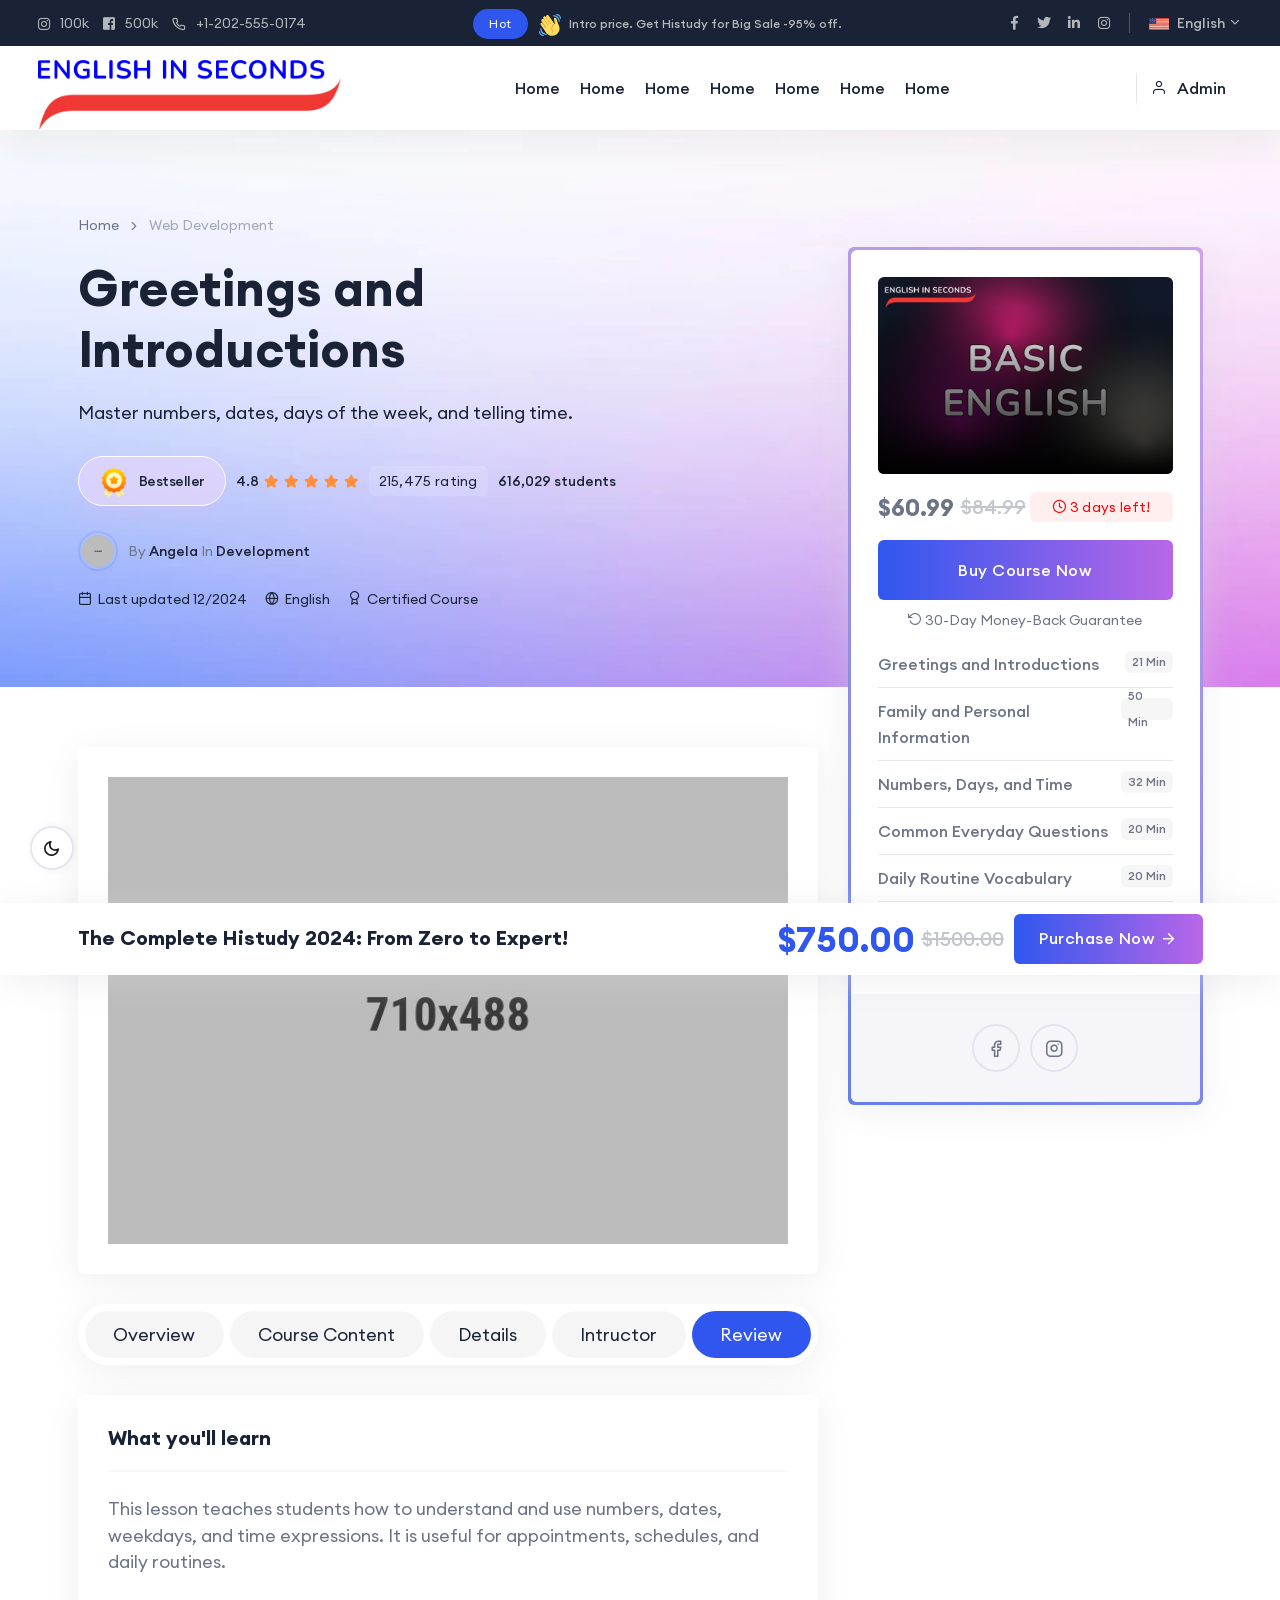
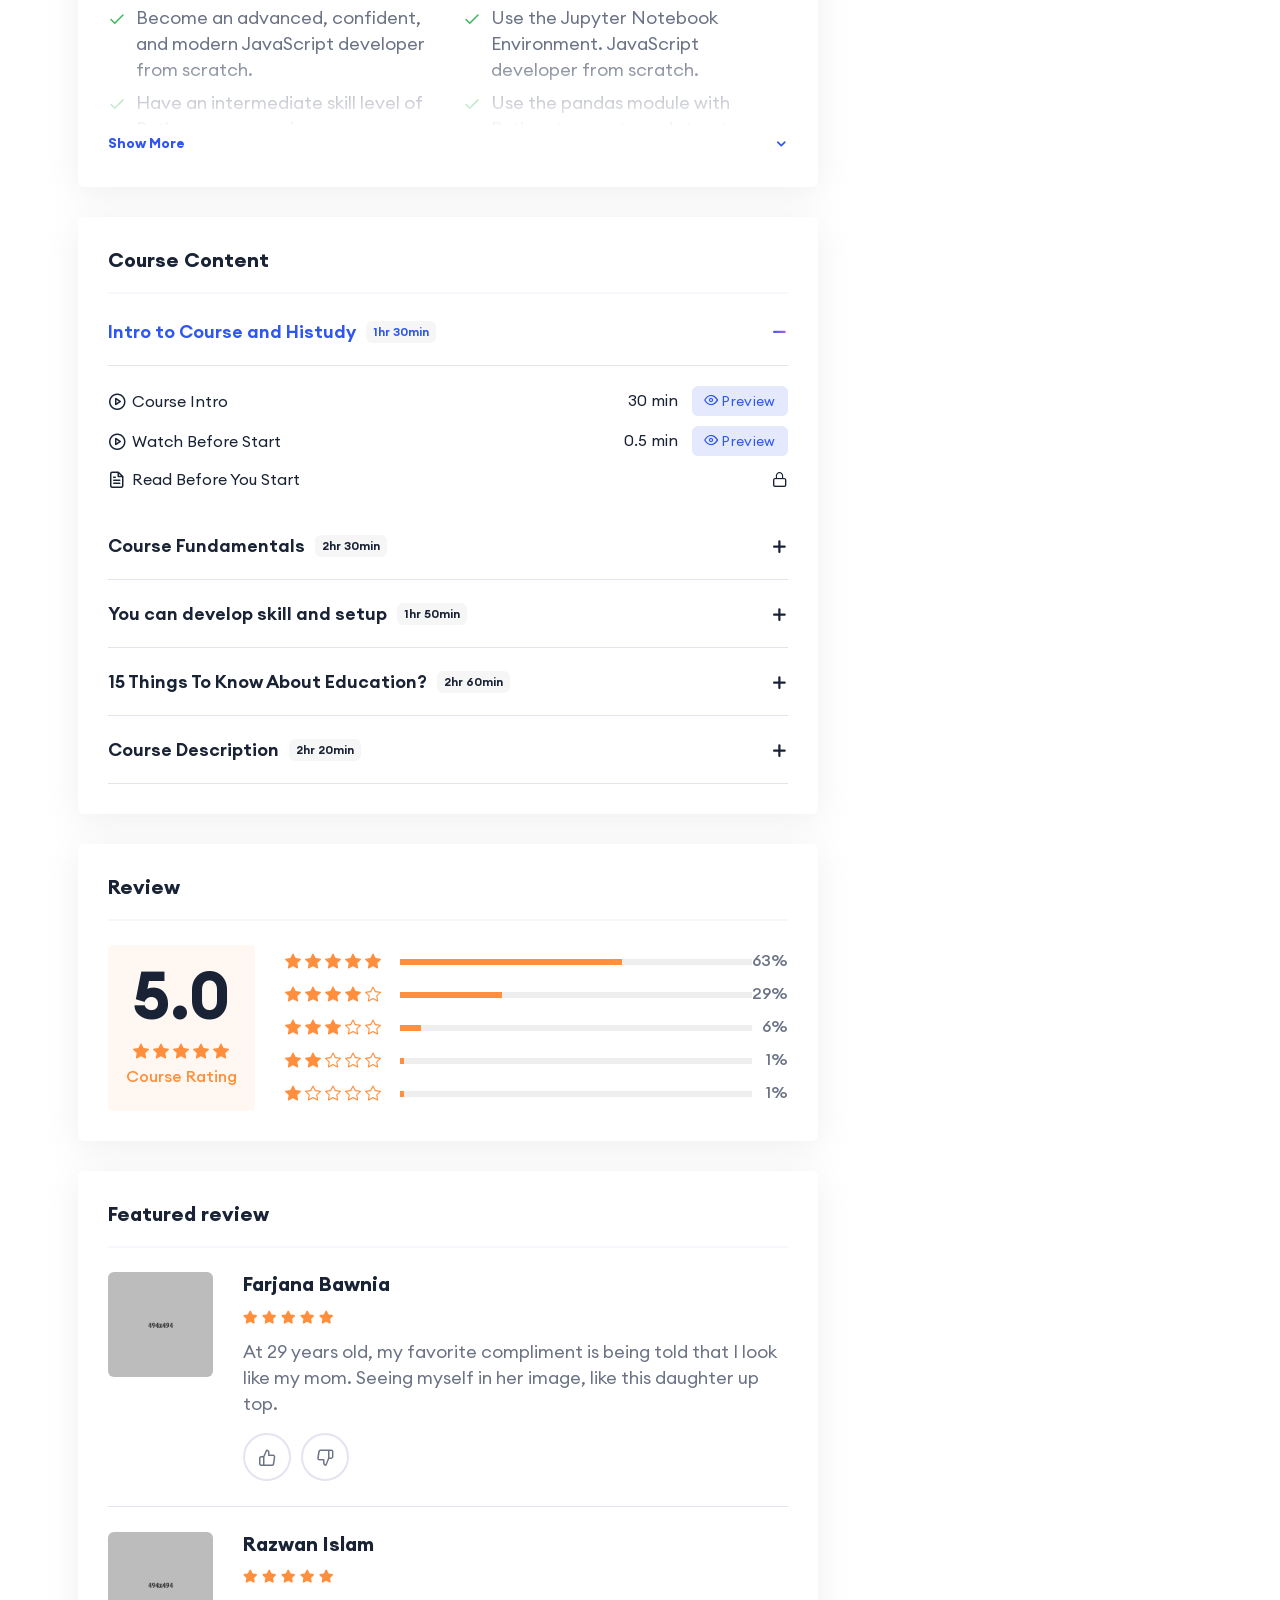
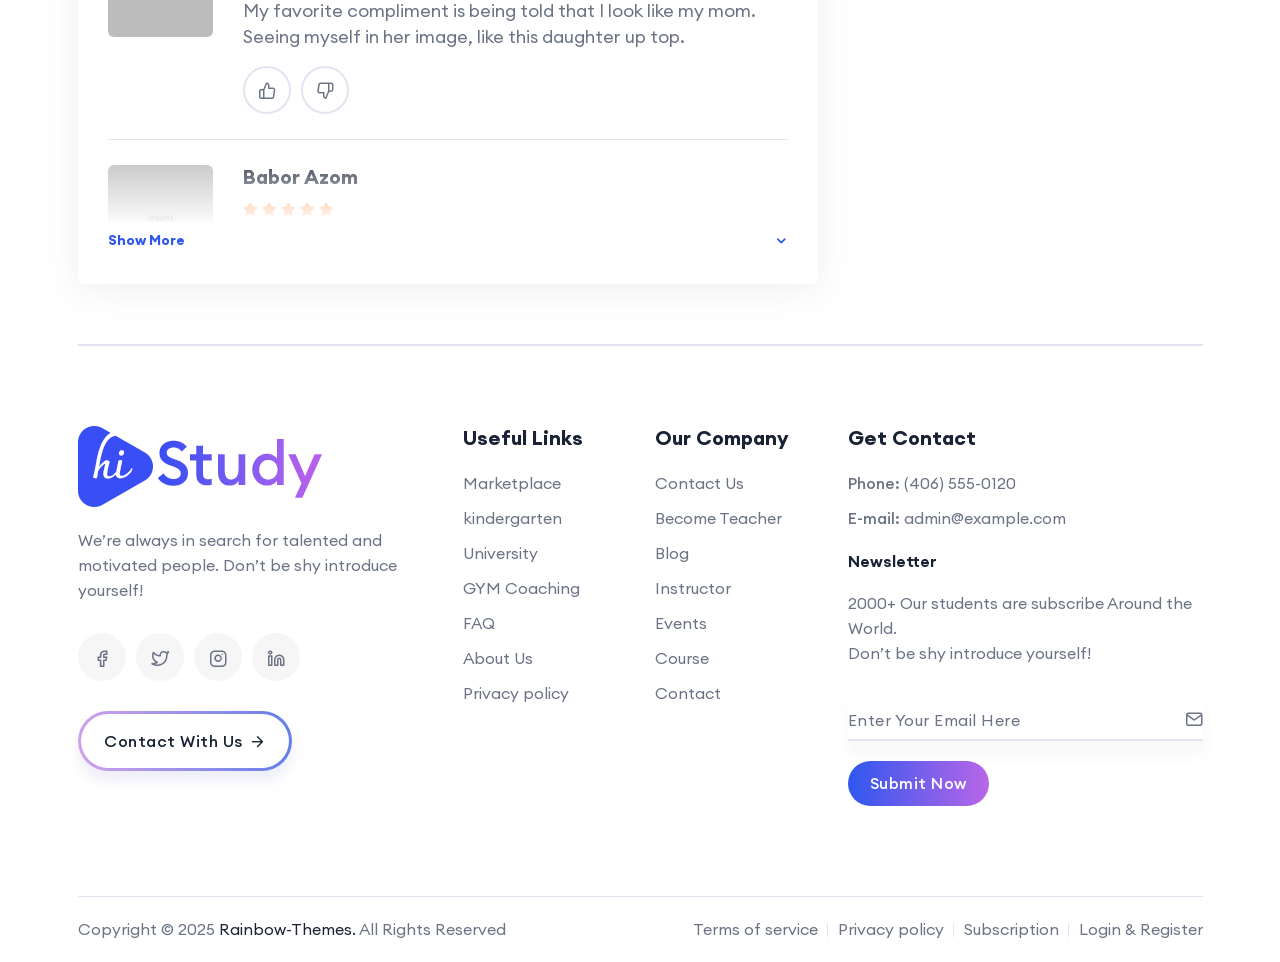
<file: course-details.html>
<!DOCTYPE html>
<html lang="en">

<head>
    <meta charset="utf-8">
    <meta http-equiv="x-ua-compatible" content="ie=edge">
    <title>Home - EIN</title>
    <meta name="robots" content="noindex, follow">
    <meta name="description" content="">
    <meta name="viewport" content="width=device-width, initial-scale=1, shrink-to-fit=no">

    <!-- Favicon -->
    <link rel="apple-touch-icon-precomposed" type="image/x-icon" href="assets/images/favicons/512.png" sizes="512x512" />
	<link rel="apple-touch-icon-precomposed" type="image/x-icon" href="assets/images/favicons/256.png" sizes="256x256" />
	<link rel="apple-touch-icon-precomposed" type="image/x-icon" href="assets/images/favicons/128.png" sizes="128x128" />
	<link rel="apple-touch-icon-precomposed" type="image/x-icon" href="assets/images/favicons/64.png" sizes="64x64" />
	<link rel="icon" type="image/png" href="assets/images/favicons/favicon.png" sizes="32x32">

    <!-- CSS
	============================================ -->
    <link rel="stylesheet" href="assets/css/vendor/bootstrap.min.css">
    <link rel="stylesheet" href="assets/css/vendor/slick.css">
    <link rel="stylesheet" href="assets/css/vendor/slick-theme.css">
    <link rel="stylesheet" href="assets/css/plugins/sal.css">
    <link rel="stylesheet" href="assets/css/plugins/feather.css">
    <link rel="stylesheet" href="assets/css/plugins/fontawesome.min.css">
    <link rel="stylesheet" href="assets/css/plugins/euclid-circulara.css">
    <link rel="stylesheet" href="assets/css/plugins/swiper.css">
    <link rel="stylesheet" href="assets/css/plugins/odometer.css">
    <link rel="stylesheet" href="assets/css/plugins/animation.css">
    <link rel="stylesheet" href="assets/css/plugins/bootstrap-select.min.css">
    <link rel="stylesheet" href="assets/css/plugins/jquery-ui.css">
    <link rel="stylesheet" href="assets/css/plugins/magnigy-popup.min.css">
    <link rel="stylesheet" href="assets/css/plugins/plyr.css">
    <link rel="stylesheet" href="assets/css/plugins/jodit.min.css">

    <link rel="stylesheet" href="assets/css/styles.css">
</head>

<body>

    <div id="my_switcher" class="my_switcher">
        <ul>
            <li>
                <a href="javascript: void(0);" data-theme="light" class="setColor light">
                    <img src="assets/images/about/sun-01.svg" alt="Sun images"><span title="Light Mode"> Light</span>
                </a>
            </li>
            <li>
                <a href="javascript: void(0);" data-theme="dark" class="setColor dark">
                    <img src="assets/images/about/vector.svg" alt="Vector Images"><span title="Dark Mode"> Dark</span>
                </a>
            </li>
        </ul>
    </div>

    <!-- Start Header Area -->
    <header class="rbt-header rbt-header-10">
        <div class="rbt-sticky-placeholder"></div>

        <!-- Start Header Top  -->
        <div class="rbt-header-top rbt-header-top-1 header-space-betwween bg-not-transparent bg-color-darker top-expended-activation">
            <div class="container-fluid">
                <div class="top-expended-wrapper">
                    <div class="top-expended-inner rbt-header-sec align-items-center ">
                        <div class="rbt-header-sec-col rbt-header-left d-none d-xl-block">
                            <div class="rbt-header-content">
                                <!-- Start Header Information List  -->
                                <div class="header-info">
                                    <ul class="rbt-information-list">
                                        <li>
                                            <a href="#"><i class="fab fa-instagram"></i>100k <span class="d-none d-xxl-block">Followers</span></a>
                                        </li>
                                        <li>
                                            <a href="#"><i class="fab fa-facebook-square"></i>500k <span class="d-none d-xxl-block">Followers</span></a>
                                        </li>
                                        <li>
                                            <a href="#"><i class="feather-phone"></i>+1-202-555-0174</a>
                                        </li>
                                    </ul>
                                </div>
                                <!-- End Header Information List  -->
                            </div>
                        </div>
                        <div class="rbt-header-sec-col rbt-header-center">
                            <div class="rbt-header-content justify-content-start justify-content-xl-center">
                                <div class="header-info">
                                    <div class="rbt-header-top-news">
                                        <div class="inner">
                                            <div class="content">
                                                <span class="rbt-badge variation-02 bg-color-primary color-white radius-round">Hot</span>
                                                <span class="news-text"><img src="assets/images/icons/hand-emojji.svg" alt="Hand Emojji Images"> Intro price. Get Histudy for Big Sale -95% off.</span>
                                            </div>
                                        </div>
                                    </div>
                                </div>
                            </div>
                        </div>
                        <div class="rbt-header-sec-col rbt-header-right mt_md--10 mt_sm--10">
                            <div class="rbt-header-content justify-content-start justify-content-lg-end">
                                <div class="header-info d-none d-xl-block">
                                    <ul class="social-share-transparent">
                                        <li>
                                            <a href="#"><i class="fab fa-facebook-f"></i></a>
                                        </li>
                                        <li>
                                            <a href="#"><i class="fab fa-twitter"></i></a>
                                        </li>
                                        <li>
                                            <a href="#"><i class="fab fa-linkedin-in"></i></a>
                                        </li>
                                        <li>
                                            <a href="#"><i class="fab fa-instagram"></i></a>
                                        </li>
                                    </ul>
                                </div>

                                <div class="rbt-separator d-none d-xl-block"></div>

                                <div class="header-info">
                                    <ul class="rbt-dropdown-menu switcher-language">
                                        <li class="has-child-menu">
                                            <a href="#">
                                                <img class="left-image" src="assets/images/icons/en-us.png" alt="Language Images">
                                                <span class="menu-item">English</span>
                                                <i class="right-icon feather-chevron-down"></i>
                                            </a>
                                            <ul class="sub-menu">
                                                <li>
                                                    <a href="#">
                                                        <img class="left-image" src="assets/images/icons/fr.png" alt="Language Images">
                                                        <span class="menu-item">Français</span>
                                                    </a>
                                                </li>
                                                <li>
                                                    <a href="#">
                                                        <img class="left-image" src="assets/images/icons/de.png" alt="Language Images">
                                                        <span class="menu-item">Deutsch</span>
                                                    </a>
                                                </li>
                                            </ul>
                                        </li>
                                    </ul>
                                </div>
                            </div>
                        </div>
                    </div>
                    <div class="header-info">
                        <div class="top-bar-expended d-block d-lg-none">
                            <button class="topbar-expend-button rbt-round-btn"><i class="feather-plus"></i></button>
                        </div>
                    </div>
                </div>
            </div>
        </div>
        <!-- End Header Top  -->
        <div class="rbt-header-wrapper header-space-betwween header-sticky">
            <div class="container-fluid">
                <div class="mainbar-row rbt-navigation-center align-items-center">
                    <div class="header-left rbt-header-content">
                        <div class="header-info">
                            <div class="logo logo-dark">
                                <a href="index.html">
                                    <img src="assets/images/logo.png" alt="Education Logo Images">
                                </a>
                            </div>

                            <div class="logo d-none logo-light">
                                <a href="index.html">
                                    <img src="assets/images/dark/logo/logo-light.png" alt="Education Logo Images">
                                </a>
                            </div>
                        </div>
                    </div>

                    <div class="rbt-main-navigation d-none d-xl-block">
                        <nav class="mainmenu-nav">
                            <ul class="mainmenu">
                                <li><a href="#">Home</a></li>
                                <li><a href="#">Home</a></li>
                                <li><a href="#">Home</a></li>
                                <li><a href="#">Home</a></li>
                                <li><a href="#">Home</a></li>
                                <li><a href="#">Home</a></li>
                                <li><a href="#">Home</a></li>
                            </ul>
                        </nav>
                    </div>

                    <div class="header-right">

                        <!-- Navbar Icons -->
                        <ul class="quick-access">
                            <li class="account-access rbt-user-wrapper d-none d-xl-block">
                                <a href="#"><i class="feather-user"></i>Admin</a>
                                <div class="rbt-user-menu-list-wrapper">
                                    <div class="inner">
                                        <div class="rbt-admin-profile">
                                            <div class="admin-thumbnail">
                                                <img src="assets/images/team/avatar.jpg" alt="User Images">
                                            </div>
                                            <div class="admin-info">
                                                <span class="name">RainbowIT</span>
                                                <a class="rbt-btn-link color-primary" href="profile.html">View Profile</a>
                                            </div>
                                        </div>
                                        <ul class="user-list-wrapper">
                                            <li>
                                                <a href="instructor-dashboard.html">
                                                    <i class="feather-home"></i>
                                                    <span>My Dashboard</span>
                                                </a>
                                            </li>
                                            <li>
                                                <a href="#">
                                                    <i class="feather-bookmark"></i>
                                                    <span>Bookmark</span>
                                                </a>
                                            </li>
                                            <li>
                                                <a href="instructor-enrolled-courses.html">
                                                    <i class="feather-shopping-bag"></i>
                                                    <span>Enrolled Courses</span>
                                                </a>
                                            </li>
                                            <li>
                                                <a href="instructor-wishlist.html">
                                                    <i class="feather-heart"></i>
                                                    <span>Wishlist</span>
                                                </a>
                                            </li>
                                            <li>
                                                <a href="instructor-reviews.html">
                                                    <i class="feather-star"></i>
                                                    <span>Reviews</span>
                                                </a>
                                            </li>
                                            <li>
                                                <a href="instructor-my-quiz-attempts.html">
                                                    <i class="feather-list"></i>
                                                    <span>My Quiz Attempts</span>
                                                </a>
                                            </li>
                                            <li>
                                                <a href="instructor-order-history.html">
                                                    <i class="feather-clock"></i>
                                                    <span>Order History</span>
                                                </a>
                                            </li>
                                            <li>
                                                <a href="instructor-quiz-attempts.html">
                                                    <i class="feather-message-square"></i>
                                                    <span>Question & Answer</span>
                                                </a>
                                            </li>
                                        </ul>
                                        <hr class="mt--10 mb--10">
                                        <ul class="user-list-wrapper">
                                            <li>
                                                <a href="#">
                                                    <i class="feather-book-open"></i>
                                                    <span>Getting Started</span>
                                                </a>
                                            </li>
                                        </ul>
                                        <hr class="mt--10 mb--10">
                                        <ul class="user-list-wrapper">
                                            <li>
                                                <a href="instructor-settings.html">
                                                    <i class="feather-settings"></i>
                                                    <span>Settings</span>
                                                </a>
                                            </li>
                                            <li>
                                                <a href="index.html">
                                                    <i class="feather-log-out"></i>
                                                    <span>Logout</span>
                                                </a>
                                            </li>
                                        </ul>
                                    </div>
                                </div>
                            </li>

                            <li class="access-icon rbt-user-wrapper d-block d-xl-none">
                                <a class="rbt-round-btn" href="#"><i class="feather-user"></i></a>
                                <div class="rbt-user-menu-list-wrapper">
                                    <div class="inner">
                                        <div class="rbt-admin-profile">
                                            <div class="admin-thumbnail">
                                                <img src="assets/images/team/avatar.jpg" alt="User Images">
                                            </div>
                                            <div class="admin-info">
                                                <span class="name">RainbowIT</span>
                                                <a class="rbt-btn-link color-primary" href="profile.html">View Profile</a>
                                            </div>
                                        </div>
                                        <ul class="user-list-wrapper">
                                            <li>
                                                <a href="instructor-dashboard.html">
                                                    <i class="feather-home"></i>
                                                    <span>My Dashboard</span>
                                                </a>
                                            </li>
                                            <li>
                                                <a href="#">
                                                    <i class="feather-bookmark"></i>
                                                    <span>Bookmark</span>
                                                </a>
                                            </li>
                                            <li>
                                                <a href="instructor-enrolled-courses.html">
                                                    <i class="feather-shopping-bag"></i>
                                                    <span>Enrolled Courses</span>
                                                </a>
                                            </li>
                                            <li>
                                                <a href="instructor-wishlist.html">
                                                    <i class="feather-heart"></i>
                                                    <span>Wishlist</span>
                                                </a>
                                            </li>
                                            <li>
                                                <a href="instructor-reviews.html">
                                                    <i class="feather-star"></i>
                                                    <span>Reviews</span>
                                                </a>
                                            </li>
                                            <li>
                                                <a href="instructor-my-quiz-attempts.html">
                                                    <i class="feather-list"></i>
                                                    <span>My Quiz Attempts</span>
                                                </a>
                                            </li>
                                            <li>
                                                <a href="instructor-order-history.html">
                                                    <i class="feather-clock"></i>
                                                    <span>Order History</span>
                                                </a>
                                            </li>
                                            <li>
                                                <a href="instructor-quiz-attempts.html">
                                                    <i class="feather-message-square"></i>
                                                    <span>Question & Answer</span>
                                                </a>
                                            </li>
                                        </ul>
                                        <hr class="mt--10 mb--10">
                                        <ul class="user-list-wrapper">
                                            <li>
                                                <a href="#">
                                                    <i class="feather-book-open"></i>
                                                    <span>Getting Started</span>
                                                </a>
                                            </li>
                                        </ul>
                                        <hr class="mt--10 mb--10">
                                        <ul class="user-list-wrapper">
                                            <li>
                                                <a href="instructor-settings.html">
                                                    <i class="feather-settings"></i>
                                                    <span>Settings</span>
                                                </a>
                                            </li>
                                            <li>
                                                <a href="index.html">
                                                    <i class="feather-log-out"></i>
                                                    <span>Logout</span>
                                                </a>
                                            </li>
                                        </ul>
                                    </div>
                                </div>
                            </li>

                        </ul>

                        <!-- Start Mobile-Menu-Bar -->
                        <div class="mobile-menu-bar d-block d-xl-none">
                            <div class="hamberger">
                                <button class="hamberger-button rbt-round-btn">
                                    <i class="feather-menu"></i>
                                </button>
                            </div>
                        </div>
                        <!-- Start Mobile-Menu-Bar -->

                    </div>
                </div>
            </div>
            <!-- Start Search Dropdown  -->
            <div class="rbt-search-dropdown">
                <div class="wrapper">
                    <div class="row">
                        <div class="col-lg-12">
                            <form action="#">
                                <input type="text" placeholder="What are you looking for?">
                                <div class="submit-btn">
                                    <a class="rbt-btn btn-gradient btn-md" href="#">Search</a>
                                </div>
                            </form>
                        </div>
                    </div>

                    <div class="rbt-separator-mid">
                        <hr class="rbt-separator m-0">
                    </div>

                    <div class="row g-4 pt--30 pb--60">
                        <div class="col-lg-12">
                            <div class="section-title">
                                <h5 class="rbt-title-style-2">Our Top Course</h5>
                            </div>
                        </div>

                        <!-- Start Single Card  -->
                        <div class="col-lg-3 col-md-4 col-sm-6 col-12">
                            <div class="rbt-card variation-01 rbt-hover">
                                <div class="rbt-card-img">
                                    <a href="lessons.html">
                                        <img src="assets/images/course/course-online-01.jpg" alt="Card image">
                                    </a>
                                </div>
                                <div class="rbt-card-body">
                                    <h5 class="rbt-card-title"><a href="lessons.html">React Js</a>
                                    </h5>
                                    <div class="rbt-review">
                                        <div class="rating">
                                            <i class="fas fa-star"></i>
                                            <i class="fas fa-star"></i>
                                            <i class="fas fa-star"></i>
                                            <i class="fas fa-star"></i>
                                            <i class="fas fa-star"></i>
                                        </div>
                                        <span class="rating-count"> (15 Reviews)</span>
                                    </div>
                                    <div class="rbt-card-bottom">
                                        <div class="rbt-price">
                                            <span class="current-price">$15</span>
                                            <span class="off-price">$25</span>
                                        </div>
                                    </div>
                                </div>
                            </div>
                        </div>
                        <!-- End Single Card  -->

                        <!-- Start Single Card  -->
                        <div class="col-lg-3 col-md-4 col-sm-6 col-12">
                            <div class="rbt-card variation-01 rbt-hover">
                                <div class="rbt-card-img">
                                    <a href="lessons.html">
                                        <img src="assets/images/course/course-online-02.jpg" alt="Card image">
                                    </a>
                                </div>
                                <div class="rbt-card-body">
                                    <h5 class="rbt-card-title"><a href="lessons.html">Java Program</a>
                                    </h5>
                                    <div class="rbt-review">
                                        <div class="rating">
                                            <i class="fas fa-star"></i>
                                            <i class="fas fa-star"></i>
                                            <i class="fas fa-star"></i>
                                            <i class="fas fa-star"></i>
                                            <i class="fas fa-star"></i>
                                        </div>
                                        <span class="rating-count"> (15 Reviews)</span>
                                    </div>
                                    <div class="rbt-card-bottom">
                                        <div class="rbt-price">
                                            <span class="current-price">$10</span>
                                            <span class="off-price">$40</span>
                                        </div>
                                    </div>
                                </div>
                            </div>
                        </div>
                        <!-- End Single Card  -->

                        <!-- Start Single Card  -->
                        <div class="col-lg-3 col-md-4 col-sm-6 col-12">
                            <div class="rbt-card variation-01 rbt-hover">
                                <div class="rbt-card-img">
                                    <a href="lessons.html">
                                        <img src="assets/images/course/course-online-03.jpg" alt="Card image">
                                    </a>
                                </div>
                                <div class="rbt-card-body">
                                    <h5 class="rbt-card-title"><a href="lessons.html">Web Design</a>
                                    </h5>
                                    <div class="rbt-review">
                                        <div class="rating">
                                            <i class="fas fa-star"></i>
                                            <i class="fas fa-star"></i>
                                            <i class="fas fa-star"></i>
                                            <i class="fas fa-star"></i>
                                            <i class="fas fa-star"></i>
                                        </div>
                                        <span class="rating-count"> (15 Reviews)</span>
                                    </div>
                                    <div class="rbt-card-bottom">
                                        <div class="rbt-price">
                                            <span class="current-price">$10</span>
                                            <span class="off-price">$20</span>
                                        </div>
                                    </div>
                                </div>
                            </div>
                        </div>
                        <!-- End Single Card  -->

                        <!-- Start Single Card  -->
                        <div class="col-lg-3 col-md-4 col-sm-6 col-12">
                            <div class="rbt-card variation-01 rbt-hover">
                                <div class="rbt-card-img">
                                    <a href="lessons.html">
                                        <img src="assets/images/course/course-online-04.jpg" alt="Card image">
                                    </a>
                                </div>
                                <div class="rbt-card-body">
                                    <h5 class="rbt-card-title"><a href="lessons.html">Web Design</a>
                                    </h5>
                                    <div class="rbt-review">
                                        <div class="rating">
                                            <i class="fas fa-star"></i>
                                            <i class="fas fa-star"></i>
                                            <i class="fas fa-star"></i>
                                            <i class="fas fa-star"></i>
                                            <i class="fas fa-star"></i>
                                        </div>
                                        <span class="rating-count"> (15 Reviews)</span>
                                    </div>
                                    <div class="rbt-card-bottom">
                                        <div class="rbt-price">
                                            <span class="current-price">$20</span>
                                            <span class="off-price">$40</span>
                                        </div>
                                    </div>
                                </div>
                            </div>
                        </div>
                        <!-- End Single Card  -->
                    </div>

                </div>
            </div>
            <!-- End Search Dropdown  -->
        </div>
    </header>

    <!-- Mobile Menu Section -->
    <div class="popup-mobile-menu">
        <div class="inner-wrapper">
            <div class="inner-top">
                <div class="content">
                    <div class="logo">
                        <div class="logo logo-dark">
                            <a href="index.html">
                                <img src="assets/images/logo.png" alt="Education Logo Images">
                            </a>
                        </div>

                        <div class="logo d-none logo-light">
                            <a href="index.html">
                                <img src="assets/images/dark/logo/logo-light.png" alt="Education Logo Images">
                            </a>
                        </div>
                    </div>
                    <div class="rbt-btn-close">
                        <button class="close-button rbt-round-btn"><i class="feather-x"></i></button>
                    </div>
                </div>
                <p class="description">Histudy is a education website template. You can customize all.</p>
                <ul class="navbar-top-left rbt-information-list justify-content-start">
                    <li>
                        <a href="mailto:hello@example.com"><i class="feather-mail"></i>example@gmail.com</a>
                    </li>
                    <li>
                        <a href="#"><i class="feather-phone"></i>(302) 555-0107</a>
                    </li>
                </ul>
            </div>

            <nav class="mainmenu-nav">
                <ul class="mainmenu">
                    <li class="with-megamenu has-menu-child-item position-static">
                        <a href="#">Home <i class="feather-chevron-down"></i></a>
                        <!-- Start Mega Menu  -->
                        <div class="rbt-megamenu menu-skin-dark">
                            <div class="wrapper">
                                <div class="row row--15 home-plesentation-wrapper single-dropdown-menu-presentation">

                                    <!-- Start Single Demo  -->
                                    <div class="col-lg-12 col-xl-2 col-xxl-2 col-md-12 col-sm-12 col-12 single-mega-item">
                                        <div class="demo-single">
                                            <div class="inner">
                                                <div class="thumbnail">
                                                    <a href="01-main-demo.html"><img src="assets/images/splash/demo/h1.jpg" alt="Demo Images"></a>
                                                </div>
                                                <div class="content">
                                                    <h4 class="title"><a href="01-main-demo.html">Home Demo <span class="btn-icon"><i class="feather-arrow-right"></i></span></a></h4>
                                                </div>
                                            </div>
                                        </div>
                                    </div>
                                    <!-- End Single Demo  -->

                                    <!-- Start Single Demo  -->
                                    <div class="col-lg-12 col-xl-2 col-xxl-2 col-md-12 col-sm-12 col-12 single-mega-item">
                                        <div class="demo-single">
                                            <div class="inner">
                                                <div class="thumbnail">
                                                    <a href="12-marketplace.html"><img src="assets/images/splash/demo/h12.jpg" alt="Demo Images"></a>
                                                </div>
                                                <div class="content">
                                                    <h4 class="title"><a href="12-marketplace.html">Marketplace <span class="btn-icon"><i class="feather-arrow-right"></i></span></a></h4>
                                                </div>
                                            </div>
                                        </div>
                                    </div>
                                    <!-- End Single Demo  -->

                                    <!-- Start Single Demo  -->
                                    <div class="col-lg-12 col-xl-2 col-xxl-2 col-md-12 col-sm-12 col-12 single-mega-item">
                                        <div class="demo-single">
                                            <div class="inner">
                                                <div class="thumbnail">
                                                    <a href="04-kindergarten.html"><img src="assets/images/splash/demo/h4.jpg" alt="Demo Images"></a>
                                                </div>
                                                <div class="content">
                                                    <h4 class="title"><a href="04-kindergarten.html">kindergarten <span class="btn-icon"><i class="feather-arrow-right"></i></span></a></h4>
                                                </div>
                                            </div>
                                        </div>
                                    </div>
                                    <!-- End Single Demo  -->

                                    <!-- Start Single Demo  -->
                                    <div class="col-lg-12 col-xl-2 col-xxl-2 col-md-12 col-sm-12 col-12 single-mega-item">
                                        <div class="demo-single">
                                            <div class="inner">
                                                <div class="thumbnail">
                                                    <a href="13-university-classic.html"><img src="assets/images/splash/demo/h13.jpg" alt="Demo Images"></a>
                                                </div>
                                                <div class="content">
                                                    <h4 class="title"><a href="13-university-classic.html">University Classic <span class="btn-icon"><i class="feather-arrow-right"></i></span></a></h4>
                                                </div>
                                            </div>
                                        </div>
                                    </div>
                                    <!-- End Single Demo  -->

                                    <!-- Start Single Demo  -->
                                    <div class="col-lg-12 col-xl-2 col-xxl-2 col-md-12 col-sm-12 col-12 single-mega-item">
                                        <div class="demo-single">
                                            <div class="inner">
                                                <div class="thumbnail">
                                                    <a href="14-home-elegant.html"><img src="assets/images/splash/demo/h14.jpg" alt="Demo Images"></a>
                                                </div>
                                                <div class="content">
                                                    <h4 class="title"><a href="14-home-elegant.html">Home Elegant <span class="btn-icon"><i class="feather-arrow-right"></i></span></a></h4>
                                                </div>
                                            </div>
                                        </div>
                                    </div>
                                    <!-- End Single Demo  -->

                                    <!-- Start Single Demo  -->
                                    <div class="col-lg-12 col-xl-2 col-xxl-2 col-md-12 col-sm-12 col-12 single-mega-item">
                                        <div class="demo-single">
                                            <div class="inner">
                                                <div class="thumbnail">
                                                    <a href="09-gym-coaching.html"><img src="assets/images/splash/demo/h9.jpg" alt="Demo Images"></a>
                                                </div>
                                                <div class="content">
                                                    <h4 class="title"><a href="09-gym-coaching.html">Gym Coaching <span class="btn-icon"><i class="feather-arrow-right"></i></span></a></h4>
                                                </div>
                                            </div>
                                        </div>
                                    </div>
                                    <!-- End Single Demo  -->

                                    <!-- Start Single Demo  -->
                                    <div class="col-lg-12 col-xl-2 col-xxl-2 col-md-12 col-sm-12 col-12 single-mega-item">
                                        <div class="demo-single">
                                            <div class="inner">
                                                <div class="thumbnail">
                                                    <a href="03-online-school.html"><img src="assets/images/splash/demo/h3.jpg" alt="Demo Images"></a>
                                                </div>
                                                <div class="content">
                                                    <h4 class="title"><a href="03-online-school.html">Online School <span class="btn-icon"><i class="feather-arrow-right"></i></span></a></h4>
                                                </div>
                                            </div>
                                        </div>
                                    </div>
                                    <!-- End Single Demo  -->

                                    <!-- Start Single Demo  -->
                                    <div class="col-lg-12 col-xl-2 col-xxl-2 col-md-12 col-sm-12 col-12 single-mega-item">
                                        <div class="demo-single">
                                            <div class="inner">
                                                <div class="thumbnail">
                                                    <a href="06-university-status.html"><img src="assets/images/splash/demo/h6.jpg" alt="Demo Images"></a>
                                                </div>
                                                <div class="content">
                                                    <h4 class="title"><a href="06-university-status.html">University Status <span class="btn-icon"><i class="feather-arrow-right"></i></span></a></h4>
                                                </div>
                                            </div>
                                        </div>
                                    </div>
                                    <!-- End Single Demo  -->

                                    <!-- Start Single Demo  -->
                                    <div class="col-lg-12 col-xl-2 col-xxl-2 col-md-12 col-sm-12 col-12 single-mega-item">
                                        <div class="demo-single">
                                            <div class="inner">
                                                <div class="thumbnail">
                                                    <a href="15-home-technology.html"><img src="assets/images/splash/demo/h15.jpg" alt="Demo Images"></a>
                                                </div>
                                                <div class="content">
                                                    <h4 class="title"><a href="15-home-technology.html">Home Technology <span class="btn-icon"><i class="feather-arrow-right"></i></span></a></h4>
                                                </div>
                                            </div>
                                        </div>
                                    </div>
                                    <!-- End Single Demo  -->

                                    <!-- Start Single Demo  -->
                                    <div class="col-lg-12 col-xl-2 col-xxl-2 col-md-12 col-sm-12 col-12 single-mega-item">
                                        <div class="demo-single">
                                            <div class="inner">
                                                <div class="thumbnail">
                                                    <a href="07-instructor-portfolio.html"><img src="assets/images/splash/demo/h7.jpg" alt="Demo Images"></a>
                                                </div>
                                                <div class="content">
                                                    <h4 class="title"><a href="07-instructor-portfolio.html">Instructor Portfolio <span class="btn-icon"><i class="feather-arrow-right"></i></span></a></h4>
                                                </div>
                                            </div>
                                        </div>
                                    </div>
                                    <!-- End Single Demo  -->

                                    <!-- Start Single Demo  -->
                                    <div class="col-lg-12 col-xl-2 col-xxl-2 col-md-12 col-sm-12 col-12 single-mega-item">
                                        <div class="demo-single">
                                            <div class="inner">
                                                <div class="thumbnail">
                                                    <a href="08-language-academy.html"><img src="assets/images/splash/demo/h8.jpg" alt="Demo Images"></a>
                                                </div>
                                                <div class="content">
                                                    <h4 class="title"><a href="08-language-academy.html">Language Academy <span class="btn-icon"><i class="feather-arrow-right"></i></span></a></h4>
                                                </div>
                                            </div>
                                        </div>
                                    </div>
                                    <!-- End Single Demo  -->

                                    <!-- Start Single Demo  -->
                                    <div class="col-lg-12 col-xl-2 col-xxl-2 col-md-12 col-sm-12 col-12 single-mega-item">
                                        <div class="demo-single">
                                            <div class="inner">
                                                <div class="thumbnail">
                                                    <a href="11-single-course.html"><img src="assets/images/splash/demo/h11.jpg" alt="Demo Images"></a>
                                                </div>
                                                <div class="content">
                                                    <h4 class="title"><a href="11-single-course.html">Single Course <span class="btn-icon"><i class="feather-arrow-right"></i></span></a></h4>
                                                </div>
                                            </div>
                                        </div>
                                    </div>
                                    <!-- End Single Demo  -->

                                    <!-- Start Single Demo  -->
                                    <div class="col-lg-12 col-xl-2 col-xxl-2 col-md-12 col-sm-12 col-12 single-mega-item">
                                        <div class="demo-single">
                                            <div class="inner">
                                                <div class="thumbnail">
                                                    <a href="10-online-course.html"><img src="assets/images/splash/demo/h10.jpg" alt="Demo Images"></a>
                                                </div>
                                                <div class="content">
                                                    <h4 class="title"><a href="10-online-course.html">Online Course <span class="btn-icon"><i class="feather-arrow-right"></i></span></a></h4>
                                                </div>
                                            </div>
                                        </div>
                                    </div>
                                    <!-- End Single Demo  -->

                                    <!-- Start Single Demo  -->
                                    <div class="col-lg-12 col-xl-2 col-xxl-2 col-md-12 col-sm-12 col-12 single-mega-item">
                                        <div class="demo-single">
                                            <div class="inner">
                                                <div class="thumbnail">
                                                    <a href="05-classic-lms.html"><img src="assets/images/splash/demo/h5.jpg" alt="Demo Images"></a>
                                                </div>
                                                <div class="content">
                                                    <h4 class="title"><a href="05-classic-lms.html">Classic Lms <span class="btn-icon"><i class="feather-arrow-right"></i></span></a></h4>
                                                </div>
                                            </div>
                                        </div>
                                    </div>
                                    <!-- End Single Demo  -->

                                    <!-- Start Single Demo  -->
                                    <div class="col-lg-12 col-xl-2 col-xxl-2 col-md-12 col-sm-12 col-12 single-mega-item">
                                        <div class="demo-single">
                                            <div class="inner">
                                                <div class="thumbnail">
                                                    <a href="02-course-school.html"><img src="assets/images/splash/demo/h2.jpg" alt="Demo Images"></a>
                                                </div>
                                                <div class="content">
                                                    <h4 class="title"><a href="02-course-school.html">Course School <span class="btn-icon"><i class="feather-arrow-right"></i></span></a></h4>
                                                </div>
                                            </div>
                                        </div>
                                    </div>
                                    <!-- End Single Demo  -->

                                    <!-- Start Single Demo  -->
                                    <div class="col-lg-12 col-xl-2 col-xxl-2 col-md-12 col-sm-12 col-12 single-mega-item">
                                        <div class="demo-single">
                                            <div class="inner">
                                                <div class="thumbnail">
                                                    <a href="16-udemy-affiliate.html"><img src="assets/images/splash/demo/h16.jpg" alt="Demo Images"></a>
                                                </div>
                                                <div class="content">
                                                    <h4 class="title"><a href="16-udemy-affiliate.html">Udemy Affiliate <span class="btn-icon"><i class="feather-arrow-right"></i></span></a></h4>
                                                </div>
                                            </div>
                                        </div>
                                    </div>
                                    <!-- End Single Demo  -->

                                    <!-- Start Single Demo  -->
                                    <div class="col-lg-12 col-xl-2 col-xxl-2 col-md-12 col-sm-12 col-12 single-mega-item">
                                        <div class="demo-single">
                                            <div class="inner">
                                                <span class="new-batch">New Added</span>
                                                <div class="thumbnail">
                                                    <a href="17-online-academy.html"><img src="assets/images/splash/demo/h17.jpg" alt="Demo Images"></a>
                                                </div>
                                                <div class="content">
                                                    <h4 class="title"><a href="17-online-academy.html">Online Academy <span class="btn-icon"><i class="feather-arrow-right"></i></span></a></h4>
                                                </div>
                                            </div>
                                        </div>
                                    </div>
                                    <!-- End Single Demo  -->

                                    <!-- Start Single Demo  -->
                                    <div class="col-lg-12 col-xl-2 col-xxl-2 col-md-12 col-sm-12 col-12 single-mega-item">
                                        <div class="demo-single">
                                            <div class="inner">
                                                <span class="new-batch">New Added</span>
                                                <div class="thumbnail">
                                                    <a href="18-instructors-coaches.html"><img src="assets/images/splash/demo/h18.jpg" alt="Demo Images"></a>
                                                </div>
                                                <div class="content">
                                                    <h4 class="title"><a href="18-instructors-coaches.html">Instructor Coaches <span class="btn-icon"><i class="feather-arrow-right"></i></span></a></h4>
                                                </div>
                                            </div>
                                        </div>
                                    </div>
                                    <!-- End Single Demo  -->

                                    <!-- Start Single Demo  -->
                                    <div class="col-lg-12 col-xl-2 col-xxl-2 col-md-12 col-sm-12 col-12 single-mega-item">
                                        <div class="demo-single">
                                            <div class="inner">
                                                <span class="new-batch">New Added</span>
                                                <div class="thumbnail">
                                                    <a href="19-modern-university.html"><img src="assets/images/splash/demo/h19.jpg" alt="Demo Images"></a>
                                                </div>
                                                <div class="content">
                                                    <h4 class="title"><a href="19-modern-university.html">Modern University <span class="btn-icon"><i class="feather-arrow-right"></i></span></a></h4>
                                                </div>
                                            </div>
                                        </div>
                                    </div>
                                    <!-- End Single Demo  -->

                                    <!-- Start Single Demo  -->
                                    <div class="col-lg-12 col-xl-2 col-xxl-2 col-md-12 col-sm-12 col-12 single-mega-item">
                                        <div class="demo-single">
                                            <div class="inner">
                                                <span class="new-batch">New Added</span>
                                                <div class="thumbnail">
                                                    <a href="20-multilingual.html"><img src="assets/images/splash/demo/h20.jpg" alt="Demo Images"></a>
                                                </div>
                                                <div class="content">
                                                    <h4 class="title"><a href="20-multilingual.html">Multilingual <span class="btn-icon"><i class="feather-arrow-right"></i></span></a></h4>
                                                </div>
                                            </div>
                                        </div>
                                    </div>
                                    <!-- End Single Demo  -->

                                    <!-- Start Single Demo  -->
                                    <div class="col-lg-12 col-xl-2 col-xxl-2 col-md-12 col-sm-12 col-12 single-mega-item">
                                        <div class="demo-single">
                                            <div class="inner">
                                                <span class="new-batch">New Added</span>
                                                <div class="thumbnail">
                                                    <a href="21-art-design-school.html"><img src="assets/images/splash/demo/h21.jpg" alt="Demo Images"></a>
                                                </div>
                                                <div class="content">
                                                    <h4 class="title"><a href="21-art-design-school.html">Art Design School <span class="btn-icon"><i class="feather-arrow-right"></i></span></a></h4>
                                                </div>
                                            </div>
                                        </div>
                                    </div>
                                    <!-- End Single Demo  -->

                                    <!-- Start Single Demo  -->
                                    <div class="col-lg-12 col-xl-2 col-xxl-2 col-md-12 col-sm-12 col-12 single-mega-item">
                                        <div class="demo-single">
                                            <div class="inner">
                                                <span class="new-batch">New Added</span>
                                                <div class="thumbnail">
                                                    <a href="22-wishlist.html"><img src="assets/images/splash/demo/h22.jpg" alt="Demo Images"></a>
                                                </div>
                                                <div class="content">
                                                    <h4 class="title"><a href="22-wishlist.html">Wishlist <span class="btn-icon"><i class="feather-arrow-right"></i></span></a></h4>
                                                </div>
                                            </div>
                                        </div>
                                    </div>
                                    <!-- End Single Demo  -->

                                    <!-- Start Single Demo  -->
                                    <div class="col-lg-12 col-xl-2 col-xxl-2 col-md-12 col-sm-12 col-12 single-mega-item">
                                        <div class="demo-single">
                                            <div class="inner">
                                                <span class="new-batch">New Added</span>
                                                <div class="thumbnail">
                                                    <a href="23-coaching.html"><img src="assets/images/splash/demo/h23.jpg" alt="Demo Images"></a>
                                                </div>
                                                <div class="content">
                                                    <h4 class="title"><a href="23-coaching.html">Coaching <span class="btn-icon"><i class="feather-arrow-right"></i></span></a></h4>
                                                </div>
                                            </div>
                                        </div>
                                    </div>
                                    <!-- End Single Demo  -->

                                    <!-- Start Single Demo  -->
                                    <div class="col-lg-12 col-xl-2 col-xxl-2 col-md-12 col-sm-12 col-12 single-mega-item">
                                        <div class="demo-single">
                                            <div class="inner">
                                                <span class="new-batch">New Added</span>
                                                <div class="thumbnail">
                                                    <a href="24-health-wellness-institute.html"><img src="assets/images/splash/demo/h24.jpg" alt="Demo Images"></a>
                                                </div>
                                                <div class="content">
                                                    <h4 class="title"><a href="24-health-wellness-institute.html">Health Institute <span class="btn-icon"><i class="feather-arrow-right"></i></span></a></h4>
                                                </div>
                                            </div>
                                        </div>
                                    </div>
                                    <!-- End Single Demo  -->

                                    <!-- Start Single Demo  -->
                                    <div class="col-lg-12 col-xl-2 col-xxl-2 col-md-12 col-sm-12 col-12 single-mega-item">
                                        <div class="demo-single">
                                            <div class="inner">
                                                <span class="new-batch">New Added</span>
                                                <div class="thumbnail">
                                                    <a href="25-life-coach.html"><img src="assets/images/splash/demo/h25.jpg" alt="Demo Images"></a>
                                                </div>
                                                <div class="content">
                                                    <h4 class="title"><a href="25-life-coach.html">Life Coach <span class="btn-icon"><i class="feather-arrow-right"></i></span></a></h4>
                                                </div>
                                            </div>
                                        </div>
                                    </div>
                                    <!-- End Single Demo  -->

                                    <!-- Start Single Demo  -->
                                    <div class="col-lg-12 col-xl-2 col-xxl-2 col-md-12 col-sm-12 col-12 single-mega-item">
                                        <div class="demo-single">
                                            <div class="inner">
                                                <span class="new-batch">New Added</span>
                                                <div class="thumbnail">
                                                    <a href="26-islamic-center.html"><img src="assets/images/splash/demo/h26.jpg" alt="Demo Images"></a>
                                                </div>
                                                <div class="content">
                                                    <h4 class="title"><a href="26-islamic-center.html">Islamic Center <span class="btn-icon"><i class="feather-arrow-right"></i></span></a></h4>
                                                </div>
                                            </div>
                                        </div>
                                    </div>
                                    <!-- End Single Demo  -->

                                    <!-- Start Single Demo  -->
                                    <div class="col-lg-12 col-xl-2 col-xxl-2 col-md-12 col-sm-12 col-12 single-mega-item coming-soon">
                                        <div class="demo-single">
                                            <div class="inner disable">
                                                <div class="thumbnail">
                                                    <a href="#"><img src="assets/images/splash/demo/coming-soon-1.png" alt="Demo Images"></a>
                                                </div>
                                                <div class="content">
                                                    <h4 class="title"><a href="#">Coming Soon <span class="btn-icon"><i class="feather-arrow-right"></i></span></a>
                                                    </h4>
                                                </div>
                                            </div>
                                        </div>
                                    </div>
                                    <!-- End Single Demo  -->

                                    <!-- Start Single Demo  -->
                                    <div class="col-lg-12 col-xl-2 col-xxl-2 col-md-12 col-sm-12 col-12 single-mega-item coming-soon">
                                        <div class="demo-single">
                                            <div class="inner disable">
                                                <div class="thumbnail">
                                                    <a href="#"><img src="assets/images/splash/demo/coming-soon-2.png" alt="Demo Images"></a>
                                                </div>
                                                <div class="content">
                                                    <h4 class="title"><a href="#">Coming Soon <span class="btn-icon"><i class="feather-arrow-right"></i></span></a>
                                                    </h4>
                                                </div>
                                            </div>
                                        </div>
                                    </div>
                                    <!-- End Single Demo  -->

                                    <!-- Start Single Demo  -->
                                    <div class="col-lg-12 col-xl-2 col-xxl-2 col-md-12 col-sm-12 col-12 single-mega-item coming-soon">
                                        <div class="demo-single">
                                            <div class="inner disable">
                                                <div class="thumbnail">
                                                    <a href="#"><img src="assets/images/splash/demo/coming-soon-3.png" alt="Demo Images"></a>
                                                </div>
                                                <div class="content">
                                                    <h4 class="title"><a href="#">Coming Soon <span class="btn-icon"><i class="feather-arrow-right"></i></span></a>
                                                    </h4>
                                                </div>
                                            </div>
                                        </div>
                                    </div>
                                    <!-- End Single Demo  -->

                                    <!-- Start Single Demo  -->
                                    <div class="col-lg-12 col-xl-2 col-xxl-2 col-md-12 col-sm-12 col-12 single-mega-item coming-soon">
                                        <div class="demo-single">
                                            <div class="inner disable">
                                                <div class="thumbnail">
                                                    <a href="#"><img src="assets/images/splash/demo/coming-soon-1.png" alt="Demo Images"></a>
                                                </div>
                                                <div class="content">
                                                    <h4 class="title"><a href="#">Coming Soon <span class="btn-icon"><i class="feather-arrow-right"></i></span></a>
                                                    </h4>
                                                </div>
                                            </div>
                                        </div>
                                    </div>
                                    <!-- End Single Demo  -->

                                    <div class="load-demo-btn-wrap">
                                        <div class="load-demo-btn text-center">
                                            <span class="color-white b3">Scroll to view more <svg xmlns="http://www.w3.org/2000/svg" width="16" height="16" fill="currentColor" class="bi bi-arrow-down-up" viewBox="0 0 16 16">
                                    <path fill-rule="evenodd" d="M11.5 15a.5.5 0 0 0 .5-.5V2.707l3.146 3.147a.5.5 0 0 0 .708-.708l-4-4a.5.5 0 0 0-.708 0l-4 4a.5.5 0 1 0 .708.708L11 2.707V14.5a.5.5 0 0 0 .5.5zm-7-14a.5.5 0 0 1 .5.5v11.793l3.146-3.147a.5.5 0 0 1 .708.708l-4 4a.5.5 0 0 1-.708 0l-4-4a.5.5 0 0 1 .708-.708L4 13.293V1.5a.5.5 0 0 1 .5-.5z"/>
                                  </svg></span>
                                        </div>
                                    </div>

                                </div>
                            </div>
                        </div>
                        <!-- End Mega Menu  -->
                    </li>

                    <li class="with-megamenu has-menu-child-item">
                        <a href="#">Courses <i class="feather-chevron-down"></i></a>
                        <!-- Start Mega Menu  -->
                        <div class="rbt-megamenu grid-item-2">
                            <div class="wrapper">
                                <div class="row">
                                    <div class="col-lg-12">
                                        <div class="mega-top-banner">
                                            <div class="content">
                                                <h4 class="title">Developer hub</h4>
                                                <p class="description">Start building fast, with code samples, key resources and more.</p>
                                            </div>
                                        </div>
                                    </div>
                                </div>
                                <div class="row row--15">
                                    <div class="col-lg-12 col-xl-6 col-xxl-6 single-mega-item">
                                        <h3 class="rbt-short-title">Course Layout</h3>
                                        <ul class="mega-menu-item">
                                            <li><a href="course-filter-one-toggle.html">Filter One Toggle</a></li>
                                            <li><a href="course-filter-one-open.html">Filter One Open</a></li>
                                            <li><a href="course-filter-two-toggle.html">Filter Two Toggle</a></li>
                                            <li><a href="course-filter-two-open.html">Filter Two Open</a></li>
                                            <li><a href="course-with-tab.html">Course With Tab</a></li>
                                            <li><a href="course-with-tab-two.html">Course With Tab Two</a></li>
                                            <li><a href="course-card-2.html">Course Card Two</a></li>
                                            <li><a href="course-card-3.html">Course Card Three</a></li>
                                            <li><a href="course-masonry.html">Course Masonry</a></li>
                                            <li><a href="course-with-sidebar.html">Course With Sidebar</a></li>
                                        </ul>
                                    </div>
                                    <div class="col-lg-12 col-xl-6 col-xxl-6 single-mega-item">
                                        <h3 class="rbt-short-title">Course Layout</h3>
                                        <ul class="mega-menu-item">
                                            <li><a href="lessons.html">Course Details</a></li>
                                            <li><a href="course-details-2.html">Course Details Two</a></li>
                                            <li><a href="course-details-3.html">Course Details Three <span class="rbt-badge-card">New</span></a></li>
                                            <li><a href="course-details-4.html">Course Details Four <span class="rbt-badge-card">New</span></a></li>
                                            <li><a href="course-details-5.html">Course Details Five <span class="rbt-badge-card">New</span></a></li>
                                            <li><a href="course-details-6.html">Course Details Six <span class="rbt-badge-card">New</span></a></li>
                                            <li><a href="course-details-7.html">Course Details Seven <span class="rbt-badge-card">New</span></a></li>
                                            <li><a href="course-details-8.html">Course Details Eight <span class="rbt-badge-card">New</span></a></li>
                                            <li><a href="lesson.html">Course Lesson <span class="rbt-badge-card">New</span></a></li>
                                            <li><a href="create-course.html">Create Course <span class="rbt-badge-card">New</span></a></li>
                                        </ul>
                                    </div>
                                </div>
                                <div class="row">
                                    <div class="col-lg-12">
                                        <ul class="nav-quick-access">
                                            <li><a href="#"><i class="feather-folder-minus"></i> Quick Start Guide</a></li>
                                            <li><a href="#"><i class="feather-folder-minus"></i> For Open Source</a></li>
                                            <li><a href="#"><i class="feather-folder-minus"></i> API Status</a></li>
                                            <li><a href="#"><i class="feather-folder-minus"></i> Support</a></li>
                                        </ul>
                                    </div>
                                </div>
                            </div>
                        </div>
                        <!-- End Mega Menu  -->
                    </li>

                    <li class="has-dropdown has-menu-child-item">
                        <a href="#">Dashboard
                            <i class="feather-chevron-down"></i>
                        </a>
                        <ul class="submenu">
                            <li class="has-dropdown"><a href="#">Instructor Dashboard</a>
                                <ul class="submenu">
                                    <li><a href="instructor-dashboard.html">Dashboard</a></li>
                                    <li><a href="instructor-profile.html">Profile</a></li>
                                    <li><a href="instructor-enrolled-courses.html">Enrolled Courses</a></li>
                                    <li><a href="instructor-wishlist.html">Wishlist</a></li>
                                    <li><a href="instructor-reviews.html">Reviews</a></li>
                                    <li><a href="instructor-my-quiz-attempts.html">My Quiz Attempts</a></li>
                                    <li><a href="instructor-order-history.html">Order History</a></li>
                                    <li><a href="instructor-course.html">My Course</a></li>
                                    <li><a href="instructor-announcements.html">Announcements</a></li>
                                    <li><a href="instructor-quiz-attempts.html">Quiz Attempts</a></li>
                                    <li><a href="instructor-assignments.html">Assignments</a></li>
                                    <li><a href="instructor-settings.html">Settings</a></li>
                                </ul>
                            </li>
                            <li class="has-dropdown"><a href="#">Student Dashboard</a>
                                <ul class="submenu">
                                    <li><a href="student-dashboard.html">Dashboard</a></li>
                                    <li><a href="student-profile.html">Profile</a></li>
                                    <li><a href="student-enrolled-courses.html">Enrolled Courses</a></li>
                                    <li><a href="student-wishlist.html">Wishlist</a></li>
                                    <li><a href="student-reviews.html">Reviews</a></li>
                                    <li><a href="student-my-quiz-attempts.html">My Quiz Attempts</a></li>
                                    <li><a href="student-order-history.html">Order History</a></li>
                                    <li><a href="student-settings.html">Settings</a></li>
                                </ul>
                            </li>
                        </ul>
                    </li>

                    <li class="with-megamenu has-menu-child-item position-static">
                        <a href="#">Pages <i class="feather-chevron-down"></i></a>
                        <!-- Start Mega Menu  -->
                        <div class="rbt-megamenu grid-item-4">
                            <div class="wrapper">
                                <div class="row row--15">
                                    <div class="col-lg-12 col-xl-3 col-xxl-3 single-mega-item">
                                        <h3 class="rbt-short-title">Get Started</h3>
                                        <ul class="mega-menu-item">
                                            <li><a href="about-us-01.html">About Us</a></li>
                                            <li><a href="about-us-02.html">About Us 02</a></li>
                                            <li><a href="event-grid.html">Event Grid</a></li>
                                            <li><a href="event-list.html">Event List</a></li>
                                            <li><a href="event-sidebar.html">Event Sidebar</a></li>
                                            <li><a href="event-details.html">Event Details</a></li>
                                            <li><a href="academy-gallery.html">Academy Gallery</a></li>
                                            <li><a href="admission-guide.html">Admission Guide</a></li>
                                        </ul>
                                    </div>

                                    <div class="col-lg-12 col-xl-3 col-xxl-3 single-mega-item">
                                        <h3 class="rbt-short-title">Get Started</h3>
                                        <ul class="mega-menu-item">
                                            <li><a href="profile.html">Profile</a></li>
                                            <li><a href="contact.html">Contact Us</a></li>
                                            <li><a href="become-a-teacher.html">Become a Teacher</a></li>
                                            <li><a href="instructor.html">Instructor</a></li>
                                            <li><a href="faqs.html">FAQS</a></li>
                                            <li><a href="privacy-policy.html">Privacy Policy</a></li>
                                            <li><a href="404.html">404 Page</a></li>
                                            <li><a href="maintenance.html">Maintenance</a></li>
                                        </ul>
                                    </div>

                                    <div class="col-lg-12 col-xl-3 col-xxl-3 single-mega-item">
                                        <h3 class="rbt-short-title">Shop Pages</h3>
                                        <ul class="mega-menu-item">
                                            <li><a href="shop.html">Shop <span class="rbt-badge-card">Sale Anything</span></a></li>
                                            <li><a href="single-product.html">Single Product</a></li>
                                            <li><a href="cart.html">Cart Page</a></li>
                                            <li><a href="checkout.html">Checkout</a></li>
                                            <li><a href="wishlist.html">Wishlist Page</a></li>
                                            <li><a href="my-account.html">My Acount</a></li>
                                            <li><a href="login.html">Login & Register</a></li>
                                            <li><a href="subscription.html">Subscription</a></li>
                                        </ul>
                                    </div>
                                    <div class="col-lg-12 col-xl-3 col-xxl-3 single-mega-item">
                                        <div class="mega-category-item">
                                            <!-- Start Single Category  -->
                                            <div class="nav-category-item">
                                                <div class="thumbnail">
                                                    <div class="image"><img src="assets/images/course/category-2.png" alt="Course images"></div>
                                                    <a href="course-filter-one-toggle.html">
                                                        <span>Online Education</span>
                                                        <i class="feather-chevron-right"></i>
                                                    </a>
                                                </div>
                                            </div>
                                            <!-- End Single Category  -->

                                            <!-- Start Single Category  -->
                                            <div class="nav-category-item">
                                                <div class="thumbnail">
                                                    <div class="image"><img src="assets/images/course/category-1.png" alt="Course images"></div>
                                                    <a href="course-filter-one-toggle.html">
                                                        <span>Language Club</span>
                                                        <i class="feather-chevron-right"></i>
                                                    </a>
                                                </div>
                                            </div>
                                            <!-- End Single Category  -->

                                            <!-- Start Single Category  -->
                                            <div class="nav-category-item">
                                                <div class="thumbnail">
                                                    <div class="image"><img src="assets/images/course/category-4.png" alt="Course images"></div>
                                                    <a href="course-filter-one-toggle.html">
                                                        <span>University Status</span>
                                                        <i class="feather-chevron-right"></i>
                                                    </a>
                                                </div>
                                            </div>
                                            <!-- End Single Category  -->

                                            <!-- Start Single Category  -->
                                            <div class="nav-category-item">
                                                <div class="thumbnail">
                                                    <a href="course-filter-one-toggle.html">
                                                        <span>Course School</span>
                                                        <i class="feather-chevron-right"></i>
                                                    </a>
                                                </div>
                                            </div>
                                            <!-- End Single Category  -->

                                            <!-- Start Single Category  -->
                                            <div class="nav-category-item">
                                                <div class="thumbnail">
                                                    <div class="image"><img src="assets/images/course/category-9.png" alt="Course images"></div>
                                                    <a href="course-filter-one-toggle.html">
                                                        <span>Academy</span>
                                                        <i class="feather-chevron-right"></i>
                                                    </a>
                                                </div>
                                            </div>
                                            <!-- End Single Category  -->

                                        </div>
                                    </div>
                                </div>
                            </div>
                        </div>
                        <!-- End Mega Menu  -->
                    </li>

                    <li class="with-megamenu has-menu-child-item position-static">
                        <a href="#">Elements <i class="feather-chevron-down"></i></a>
                        <!-- Start Mega Menu  -->
                        <div class="rbt-megamenu grid-item-3">
                            <div class="wrapper">
                                <div class="row row--15 single-dropdown-menu-presentation">
                                    <div class="col-lg-4 col-xxl-4 single-mega-item">
                                        <ul class="mega-menu-item">
                                            <li><a href="style-guide.html">Style Guide <span class="rbt-badge-card">Hot</span></a></li>
                                            <li><a href="accordion.html">Accordion</a></li>
                                            <li><a href="advancetab.html">Advance Tab</a></li>
                                            <li><a href="about.html">About <span class="rbt-badge-card">New</span></a></li>
                                            <li><a href="brand.html">Brand</a></li>
                                            <li><a href="button.html">Button</a></li>
                                            <li><a href="badge.html">Badge</a></li>
                                            <li><a href="card.html">Card</a></li>
                                            <li><a href="#">& More Coming</a></li>
                                        </ul>
                                    </div>

                                    <div class="col-lg-4 col-xxl-4 single-mega-item">
                                        <ul class="mega-menu-item">
                                            <li><a href="call-to-action.html">Call To Action</a></li>
                                            <li><a href="counterup.html">Counter</a></li>
                                            <li><a href="category.html">Categories</a></li>
                                            <li><a href="header.html">Header Style</a></li>
                                            <li><a href="newsletter.html">Newsletter</a></li>
                                            <li><a href="team.html">Team</a></li>
                                            <li><a href="social.html">Social</a></li>
                                            <li><a href="list-style.html">List Style</a></li>
                                            <li><a href="#">& More Coming</a></li>
                                        </ul>
                                    </div>

                                    <div class="col-lg-4 col-xxl-4 single-mega-item">
                                        <ul class="mega-menu-item">
                                            <li><a href="gallery.html">Gallery</a></li>
                                            <li><a href="pricing.html">Pricing</a></li>
                                            <li><a href="progressbar.html">Progressbar</a></li>
                                            <li><a href="testimonial.html">Testimonial</a></li>
                                            <li><a href="service.html">Service</a></li>
                                            <li><a href="split.html">Split Area</a></li>
                                            <li><a href="search.html">Search Style</a></li>
                                            <li><a href="instagram.html">Instagram Style</a></li>
                                            <li><a href="#">& More Coming</a></li>
                                        </ul>
                                    </div>

                                </div>
                                <div class="row">
                                    <div class="col-lg-12">
                                        <div class="btn-wrapper">
                                            <a class="rbt-btn btn-gradient hover-icon-reverse square btn-xl w-100 text-center mt--30 hover-transform-none" href="#">
                                                <span class="icon-reverse-wrapper">
                                        <span class="btn-text">Visit Histudy Template</span>
                                                <span class="btn-icon"><i class="feather-arrow-right"></i></span>
                                                <span class="btn-icon"><i class="feather-arrow-right"></i></span>
                                                </span>
                                            </a>
                                        </div>
                                    </div>
                                </div>
                            </div>
                        </div>
                        <!-- End Mega Menu  -->
                    </li>

                    <li class="with-megamenu has-menu-child-item position-static">
                        <a href="#">Blog <i class="feather-chevron-down"></i></a>
                        <!-- Start Mega Menu  -->
                        <div class="rbt-megamenu grid-item-3">
                            <div class="wrapper">
                                <div class="row row--15">
                                    <div class="col-lg-12 col-xl-4 col-xxl-4 single-mega-item">
                                        <h3 class="rbt-short-title">Blog Styles</h3>
                                        <ul class="mega-menu-item">
                                            <li><a href="blog-list.html">Blog List</a></li>
                                            <li><a href="blog.html">Blog Grid</a></li>
                                            <li><a href="blog-grid-minimal.html">Blog Grid Minimal</a></li>
                                            <li><a href="blog-with-sidebar.html">Blog With Sidebar</a></li>
                                            <li><a href="blog-details.html">Blog Details</a></li>
                                            <li><a href="post-format-standard.html">Post Format Standard</a></li>
                                            <li><a href="post-format-gallery.html">Post Format Gallery</a></li>
                                        </ul>
                                    </div>

                                    <div class="col-lg-12 col-xl-4 col-xxl-4 single-mega-item">
                                        <h3 class="rbt-short-title">Get Started</h3>
                                        <ul class="mega-menu-item">
                                            <li><a href="post-format-quote.html">Post Format Quote</a></li>
                                            <li><a href="post-format-audio.html">Post Format Audio</a></li>
                                            <li><a href="post-format-video.html">Post Format Video</a></li>
                                            <li><a href="#">Media Under Title <span class="rbt-badge-card">Coming</span></a></li>
                                            <li><a href="#">Sticky Sidebar <span class="rbt-badge-card">Coming</span></a></li>
                                            <li><a href="#">Auto Masonry <span class="rbt-badge-card">Coming</span></a></li>
                                            <li><a href="#">Meta Overlaid <span class="rbt-badge-card">Coming</span></a></li>
                                        </ul>
                                    </div>

                                    <div class="col-lg-12 col-xl-4 col-xxl-4 single-mega-item">
                                        <div class="rbt-ads-wrapper">
                                            <a class="d-block" href="#"><img src="assets/images/service/mobile-cat.jpg" alt="Education Images"></a>
                                        </div>
                                    </div>
                                </div>
                            </div>
                        </div>
                        <!-- End Mega Menu  -->
                    </li>
                </ul>
            </nav>

            <div class="mobile-menu-bottom">
                <div class="rbt-btn-wrapper mb--20">
                    <a class="rbt-btn btn-border-gradient radius-round btn-sm hover-transform-none w-100 justify-content-center text-center" href="#">
                        <span>Enroll Now</span>
                    </a>
                </div>

                <div class="social-share-wrapper">
                    <span class="rbt-short-title d-block">Find With Us</span>
                    <ul class="social-icon social-default transparent-with-border justify-content-start mt--20">
                        <li><a href="https://www.facebook.com/">
                                <i class="feather-facebook"></i>
                            </a>
                        </li>
                        <li><a href="https://www.twitter.com">
                                <i class="feather-twitter"></i>
                            </a>
                        </li>
                        <li><a href="https://www.instagram.com/">
                                <i class="feather-instagram"></i>
                            </a>
                        </li>
                        <li><a href="https://www.linkdin.com/">
                                <i class="feather-linkedin"></i>
                            </a>
                        </li>
                    </ul>
                </div>
            </div>

        </div>
    </div>

    <!-- Start breadcrumb Area -->
    <div class="rbt-breadcrumb-default rbt-breadcrumb-style-3">
        <div class="breadcrumb-inner breadcrumb-dark">
            <img src="assets/images/bg/bg-image-10.jpg" alt="Education Images">
        </div>
        <div class="container">
            <div class="row">
                <div class="col-lg-8">
                    <div class="content text-start">
                        <ul class="page-list">
                            <li class="rbt-breadcrumb-item"><a href="index.html">Home</a></li>
                            <li>
                                <div class="icon-right"><i class="feather-chevron-right"></i></div>
                            </li>
                            <li class="rbt-breadcrumb-item active">Web Development</li>
                        </ul>
                        <h2 class="title">Greetings and Introductions</h2>
                        <p class="description">Master numbers, dates, days of the week, and telling time.</p>

                        <div class="d-flex align-items-center mb--20 flex-wrap rbt-course-details-feature">

                            <div class="feature-sin best-seller-badge">
                                <span class="rbt-badge-2">
                                    <span class="image"><img src="assets/images/icons/card-icon-1.png"
                                            alt="Best Seller Icon"></span> Bestseller
                                </span>
                            </div>

                            <div class="feature-sin rating">
                                <a href="#">4.8</a>
                                <a href="#"><i class="fa fa-star"></i></a>
                                <a href="#"><i class="fa fa-star"></i></a>
                                <a href="#"><i class="fa fa-star"></i></a>
                                <a href="#"><i class="fa fa-star"></i></a>
                                <a href="#"><i class="fa fa-star"></i></a>
                            </div>

                            <div class="feature-sin total-rating">
                                <a class="rbt-badge-4" href="#">215,475 rating</a>
                            </div>

                            <div class="feature-sin total-student">
                                <span>616,029 students</span>
                            </div>

                        </div>

                        <div class="rbt-author-meta mb--20">
                            <div class="rbt-avater">
                                <a href="#">
                                    <img src="assets/images/client/avatar-02.png" alt="Sophia Jaymes">
                                </a>
                            </div>
                            <div class="rbt-author-info">
                                By <a href="profile.html">Angela</a> In <a href="#">Development</a>
                            </div>
                        </div>

                        <ul class="rbt-meta">
                            <li><i class="feather-calendar"></i>Last updated 12/2024</li>
                            <li><i class="feather-globe"></i>English</li>
                            <li><i class="feather-award"></i>Certified Course</li>
                        </ul>

                    </div>
                </div>
            </div>
        </div>
    </div>
    <!-- End Breadcrumb Area -->

    <div class="rbt-course-details-area ptb--60">
        <div class="container">
            <div class="row g-5">

                <div class="col-lg-8">
                    <div class="course-details-content">
                        <div class="rbt-course-feature-box rbt-shadow-box thuumbnail">
                            <img class="w-100" src="assets/images/course/course-01.jpg" alt="Card image">
                        </div>
                        <div class="rbt-inner-onepage-navigation sticky-top mt--30">
                            <nav class="mainmenu-nav onepagenav">
                                <ul class="mainmenu">
                                    <li class="current">
                                        <a href="#overview">Overview</a>
                                    </li>
                                    <li>
                                        <a href="#coursecontent">Course Content</a>
                                    </li>
                                    <li>
                                        <a href="#details">Details</a>
                                    </li>
                                    <li>
                                        <a href="#intructor">Intructor</a>
                                    </li>
                                    <li>
                                        <a href="#review">Review</a>
                                    </li>
                                </ul>
                            </nav>
                        </div>

                        <!-- Start Course Feature Box  -->
                        <div class="rbt-course-feature-box overview-wrapper rbt-shadow-box mt--30 has-show-more" id="overview">
                            <div class="rbt-course-feature-inner has-show-more-inner-content">
                                <div class="section-title">
                                    <h4 class="rbt-title-style-3">What you'll learn</h4>
                                </div>
                                <p>This lesson teaches students how to understand and use numbers, dates, weekdays, and time expressions. It is useful for appointments, schedules, and daily routines.</p>

                                <div class="row g-5 mb--30">
                                    <!-- Start Feture Box  -->
                                    <div class="col-lg-6">
                                        <ul class="rbt-list-style-1">
                                            <li><i class="feather-check"></i>Become an advanced, confident, and
                                                modern
                                                JavaScript developer from scratch.</li>
                                            <li><i class="feather-check"></i>Have an intermediate skill level of
                                                Python
                                                programming.</li>
                                            <li><i class="feather-check"></i>Have a portfolio of various data
                                                analysis
                                                projects.</li>
                                            <li><i class="feather-check"></i>Use the numpy library to create and
                                                manipulate
                                                arrays.</li>
                                        </ul>
                                    </div>
                                    <!-- End Feture Box  -->

                                    <!-- Start Feture Box  -->
                                    <div class="col-lg-6">
                                        <ul class="rbt-list-style-1">
                                            <li><i class="feather-check"></i>Use the Jupyter Notebook
                                                Environment.
                                                JavaScript developer from scratch.</li>
                                            <li><i class="feather-check"></i>Use the pandas module with Python
                                                to create and
                                                structure data.</li>
                                            <li><i class="feather-check"></i>Have a portfolio of various data
                                                analysis
                                                projects.</li>
                                            <li><i class="feather-check"></i>Create data visualizations using
                                                matplotlib and
                                                the seaborn.</li>
                                        </ul>
                                    </div>
                                    <!-- End Feture Box  -->
                                </div>
                                <p>Lorem ipsum dolor sit amet consectetur, adipisicing elit. Omnis, aliquam
                                    voluptas laudantium incidunt architecto nam excepturi provident rem laborum
                                    repellendus placeat neque aut doloremque ut ullam, veritatis nesciunt iusto
                                    officia alias, non est vitae. Eius repudiandae optio quam alias aperiam nemo
                                    nam tempora, dignissimos dicta excepturi ea quo ipsum omnis maiores
                                    perferendis commodi voluptatum facere vel vero. Praesentium quisquam iure
                                    veritatis, perferendis adipisci sequi blanditiis quidem porro eligendi
                                    fugiat facilis inventore amet delectus expedita deserunt ut molestiae modi
                                    laudantium, quia tenetur animi natus ea. Molestiae molestias ducimus
                                    pariatur et consectetur. Error vero, eum soluta delectus necessitatibus
                                    eligendi numquam hic at?</p>
                            </div>
                            <div class="rbt-show-more-btn">Show More</div>
                        </div>
                        <!-- End Course Feature Box  -->

                        <!-- Start Course Content  -->
                        <div class="course-content rbt-shadow-box coursecontent-wrapper mt--30" id="coursecontent">
                            <div class="rbt-course-feature-inner">
                                <div class="section-title">
                                    <h4 class="rbt-title-style-3">Course Content</h4>
                                </div>
                                <div class="rbt-accordion-style rbt-accordion-02 accordion">
                                    <div class="accordion" id="accordionExampleb2">

                                        <div class="accordion-item card">
                                            <h2 class="accordion-header card-header" id="headingTwo1">
                                                <button class="accordion-button" type="button" data-bs-toggle="collapse" data-bs-target="#collapseTwo1" aria-expanded="true" aria-controls="collapseTwo1">
                                                    Intro to Course and Histudy <span class="rbt-badge-5 ml--10">1hr
                                                        30min</span>
                                                </button>
                                            </h2>
                                            <div id="collapseTwo1" class="accordion-collapse collapse show" aria-labelledby="headingTwo1" data-bs-parent="#accordionExampleb2">
                                                <div class="accordion-body card-body pr--0">
                                                    <ul class="rbt-course-main-content liststyle">
                                                        <li>
                                                            <a href="lesson.html">
                                                                <div class="course-content-left">
                                                                    <i class="feather-play-circle"></i> <span
                                                                        class="text">Course Intro</span>
                                                                </div>
                                                                <div class="course-content-right">
                                                                    <span class="min-lable">30 min</span>
                                                                    <span
                                                                        class="rbt-badge variation-03 bg-primary-opacity"><i
                                                                            class="feather-eye"></i> Preview</span>
                                                                </div>
                                                            </a>
                                                        </li>

                                                        <li>
                                                            <a href="lesson.html">
                                                                <div class="course-content-left">
                                                                    <i class="feather-play-circle"></i> <span
                                                                        class="text">Watch Before Start</span>
                                                                </div>
                                                                <div class="course-content-right">
                                                                    <span class="min-lable">0.5 min</span>
                                                                    <span
                                                                        class="rbt-badge variation-03 bg-primary-opacity"><i
                                                                            class="feather-eye"></i> Preview</span>
                                                                </div>
                                                            </a>
                                                        </li>

                                                        <li>
                                                            <a href="lesson.html">
                                                                <div class="course-content-left">
                                                                    <i class="feather-file-text"></i> <span
                                                                        class="text">Read Before You Start</span>
                                                                </div>
                                                                <div class="course-content-right">
                                                                    <span class="course-lock"><i
                                                                            class="feather-lock"></i></span>
                                                                </div>
                                                            </a>
                                                        </li>

                                                    </ul>
                                                </div>
                                            </div>
                                        </div>

                                        <div class="accordion-item card">
                                            <h2 class="accordion-header card-header" id="headingTwo2">
                                                <button class="accordion-button collapsed" type="button" data-bs-toggle="collapse" data-bs-target="#collapseTwo2" aria-expanded="false" aria-controls="collapseTwo2">
                                                    Course Fundamentals <span class="rbt-badge-5 ml--10">2hr
                                                        30min</span>
                                                </button>
                                            </h2>
                                            <div id="collapseTwo2" class="accordion-collapse collapse" aria-labelledby="headingTwo2" data-bs-parent="#accordionExampleb2">
                                                <div class="accordion-body card-body pr--0">
                                                    <ul class="rbt-course-main-content liststyle">
                                                        <li><a href="lesson.html">
                                                                <div class="course-content-left">
                                                                    <i class="feather-play-circle"></i> <span
                                                                        class="text">Course Intro</span>
                                                                </div>
                                                                <div class="course-content-right">
                                                                    <span class="course-lock"><i
                                                                            class="feather-lock"></i></span>
                                                                </div>
                                                            </a></li>
                                                        <li><a href="lesson.html">
                                                                <div class="course-content-left">
                                                                    <i class="feather-file-text"></i> <span
                                                                        class="text">Read Before You Start</span>
                                                                </div>
                                                                <div class="course-content-right">
                                                                    <span class="course-lock"><i
                                                                            class="feather-lock"></i></span>
                                                                </div>
                                                            </a></li>

                                                        <li><a href="lesson.html">
                                                                <div class="course-content-left">
                                                                    <i class="feather-play-circle"></i> <span
                                                                        class="text">Why You Should Not Go To
                                                                        Education.</span>
                                                                </div>
                                                                <div class="course-content-right">
                                                                    <span class="course-lock"><i
                                                                            class="feather-lock"></i></span>
                                                                </div>
                                                            </a></li>

                                                        <li><a href="lesson.html">
                                                                <div class="course-content-left">
                                                                    <i class="feather-file-text"></i> <span
                                                                        class="text">Read Before You Start</span>
                                                                </div>
                                                                <div class="course-content-right">
                                                                    <span class="course-lock"><i
                                                                            class="feather-lock"></i></span>
                                                                </div>
                                                            </a></li>


                                                        <li><a href="lesson.html">
                                                                <div class="course-content-left">
                                                                    <i class="feather-play-circle"></i> <span
                                                                        class="text">Ten Factors That Affect Education's
                                                                        Longevity.</span>
                                                                </div>
                                                                <div class="course-content-right">
                                                                    <span class="course-lock"><i
                                                                            class="feather-lock"></i></span>
                                                                </div>
                                                            </a></li>

                                                        <li><a href="lesson.html">
                                                                <div class="course-content-left">
                                                                    <i class="feather-file-text"></i> <span
                                                                        class="text">Read Before You Start</span>
                                                                </div>
                                                                <div class="course-content-right">
                                                                    <span class="course-lock"><i
                                                                            class="feather-lock"></i></span>
                                                                </div>
                                                            </a></li>
                                                    </ul>
                                                </div>
                                            </div>
                                        </div>

                                        <div class="accordion-item card">
                                            <h2 class="accordion-header card-header" id="headingTwo3">
                                                <button class="accordion-button collapsed" type="button" data-bs-toggle="collapse" data-bs-target="#collapseTwo3" aria-expanded="false" aria-controls="collapseTwo3">
                                                    You can develop skill and setup <span class="rbt-badge-5 ml--10">1hr
                                                        50min</span>
                                                </button>
                                            </h2>
                                            <div id="collapseTwo3" class="accordion-collapse collapse" aria-labelledby="headingTwo3" data-bs-parent="#accordionExampleb2">
                                                <div class="accordion-body card-body pr--0">
                                                    <ul class="rbt-course-main-content liststyle">
                                                        <li><a href="lesson.html">
                                                                <div class="course-content-left">
                                                                    <i class="feather-play-circle"></i> <span
                                                                        class="text">Course Intro</span>
                                                                </div>
                                                                <div class="course-content-right">
                                                                    <span class="course-lock"><i
                                                                            class="feather-lock"></i></span>
                                                                </div>
                                                            </a></li>
                                                        <li><a href="lesson.html">
                                                                <div class="course-content-left">
                                                                    <i class="feather-file-text"></i> <span
                                                                        class="text">Read Before You Start</span>
                                                                </div>
                                                                <div class="course-content-right">
                                                                    <span class="course-lock"><i
                                                                            class="feather-lock"></i></span>
                                                                </div>
                                                            </a></li>

                                                        <li><a href="lesson.html">
                                                                <div class="course-content-left">
                                                                    <i class="feather-play-circle"></i> <span
                                                                        class="text">Why You Should Not Go To
                                                                        Education.</span>
                                                                </div>
                                                                <div class="course-content-right">
                                                                    <span class="course-lock"><i
                                                                            class="feather-lock"></i></span>
                                                                </div>
                                                            </a></li>

                                                        <li><a href="lesson.html">
                                                                <div class="course-content-left">
                                                                    <i class="feather-file-text"></i> <span
                                                                        class="text">Read Before You Start</span>
                                                                </div>
                                                                <div class="course-content-right">
                                                                    <span class="course-lock"><i
                                                                            class="feather-lock"></i></span>
                                                                </div>
                                                            </a></li>


                                                        <li><a href="lesson.html">
                                                                <div class="course-content-left">
                                                                    <i class="feather-play-circle"></i> <span
                                                                        class="text">Ten Factors That Affect Education's
                                                                        Longevity.</span>
                                                                </div>
                                                                <div class="course-content-right">
                                                                    <span class="course-lock"><i
                                                                            class="feather-lock"></i></span>
                                                                </div>
                                                            </a></li>

                                                        <li><a href="lesson.html">
                                                                <div class="course-content-left">
                                                                    <i class="feather-file-text"></i> <span
                                                                        class="text">Read Before You Start</span>
                                                                </div>
                                                                <div class="course-content-right">
                                                                    <span class="course-lock"><i
                                                                            class="feather-lock"></i></span>
                                                                </div>
                                                            </a></li>
                                                    </ul>
                                                </div>
                                            </div>
                                        </div>

                                        <div class="accordion-item card">
                                            <h2 class="accordion-header card-header" id="headingTwo4">
                                                <button class="accordion-button collapsed" type="button" data-bs-toggle="collapse" data-bs-target="#collapseTwo4" aria-expanded="false" aria-controls="collapseTwo4">
                                                    15 Things To Know About Education? <span
                                                        class="rbt-badge-5 ml--10">2hr 60min</span>
                                                </button>
                                            </h2>
                                            <div id="collapseTwo4" class="accordion-collapse collapse" aria-labelledby="headingTwo4" data-bs-parent="#accordionExampleb2">
                                                <div class="accordion-body card-body pr--0">
                                                    <ul class="rbt-course-main-content liststyle">
                                                        <li><a href="lesson.html">
                                                                <div class="course-content-left">
                                                                    <i class="feather-play-circle"></i> <span
                                                                        class="text">Course Intro</span>
                                                                </div>
                                                                <div class="course-content-right">
                                                                    <span class="course-lock"><i
                                                                            class="feather-lock"></i></span>
                                                                </div>
                                                            </a></li>
                                                        <li><a href="lesson.html">
                                                                <div class="course-content-left">
                                                                    <i class="feather-file-text"></i> <span
                                                                        class="text">Read Before You Start</span>
                                                                </div>
                                                                <div class="course-content-right">
                                                                    <span class="course-lock"><i
                                                                            class="feather-lock"></i></span>
                                                                </div>
                                                            </a></li>

                                                        <li><a href="lesson.html">
                                                                <div class="course-content-left">
                                                                    <i class="feather-play-circle"></i> <span
                                                                        class="text">Why You Should Not Go To
                                                                        Education.</span>
                                                                </div>
                                                                <div class="course-content-right">
                                                                    <span class="course-lock"><i
                                                                            class="feather-lock"></i></span>
                                                                </div>
                                                            </a></li>

                                                        <li><a href="lesson.html">
                                                                <div class="course-content-left">
                                                                    <i class="feather-file-text"></i> <span
                                                                        class="text">Read Before You Start</span>
                                                                </div>
                                                                <div class="course-content-right">
                                                                    <span class="course-lock"><i
                                                                            class="feather-lock"></i></span>
                                                                </div>
                                                            </a></li>


                                                        <li><a href="lesson.html">
                                                                <div class="course-content-left">
                                                                    <i class="feather-play-circle"></i> <span
                                                                        class="text">Ten Factors That Affect Education's
                                                                        Longevity.</span>
                                                                </div>
                                                                <div class="course-content-right">
                                                                    <span class="course-lock"><i
                                                                            class="feather-lock"></i></span>
                                                                </div>
                                                            </a></li>

                                                        <li><a href="lesson.html">
                                                                <div class="course-content-left">
                                                                    <i class="feather-file-text"></i> <span
                                                                        class="text">Read Before You Start</span>
                                                                </div>
                                                                <div class="course-content-right">
                                                                    <span class="course-lock"><i
                                                                            class="feather-lock"></i></span>
                                                                </div>
                                                            </a></li>
                                                    </ul>
                                                </div>
                                            </div>
                                        </div>

                                        <div class="accordion-item card">
                                            <h2 class="accordion-header card-header" id="headingTwo5">
                                                <button class="accordion-button collapsed" type="button" data-bs-toggle="collapse" data-bs-target="#collapseTwo5" aria-expanded="false" aria-controls="collapseTwo5">
                                                    Course Description <span class="rbt-badge-5 ml--10">2hr 20min</span>
                                                </button>
                                            </h2>
                                            <div id="collapseTwo5" class="accordion-collapse collapse" aria-labelledby="headingTwo5" data-bs-parent="#accordionExampleb2">
                                                <div class="accordion-body card-body pr--0">
                                                    <ul class="rbt-course-main-content liststyle">
                                                        <li><a href="lesson.html">
                                                                <div class="course-content-left">
                                                                    <i class="feather-play-circle"></i> <span
                                                                        class="text">Course Intro</span>
                                                                </div>
                                                                <div class="course-content-right">
                                                                    <span class="course-lock"><i
                                                                            class="feather-lock"></i></span>
                                                                </div>
                                                            </a></li>
                                                        <li><a href="lesson.html">
                                                                <div class="course-content-left">
                                                                    <i class="feather-file-text"></i> <span
                                                                        class="text">Read Before You Start</span>
                                                                </div>
                                                                <div class="course-content-right">
                                                                    <span class="course-lock"><i
                                                                            class="feather-lock"></i></span>
                                                                </div>
                                                            </a></li>

                                                        <li><a href="lesson.html">
                                                                <div class="course-content-left">
                                                                    <i class="feather-play-circle"></i> <span
                                                                        class="text">Why You Should Not Go To
                                                                        Education.</span>
                                                                </div>
                                                                <div class="course-content-right">
                                                                    <span class="course-lock"><i
                                                                            class="feather-lock"></i></span>
                                                                </div>
                                                            </a></li>

                                                        <li><a href="lesson.html">
                                                                <div class="course-content-left">
                                                                    <i class="feather-file-text"></i> <span
                                                                        class="text">Read Before You Start</span>
                                                                </div>
                                                                <div class="course-content-right">
                                                                    <span class="course-lock"><i
                                                                            class="feather-lock"></i></span>
                                                                </div>
                                                            </a></li>


                                                        <li><a href="lesson.html">
                                                                <div class="course-content-left">
                                                                    <i class="feather-play-circle"></i> <span
                                                                        class="text">Ten Factors That Affect Education's
                                                                        Longevity.</span>
                                                                </div>
                                                                <div class="course-content-right">
                                                                    <span class="course-lock"><i
                                                                            class="feather-lock"></i></span>
                                                                </div>
                                                            </a></li>

                                                        <li><a href="lesson.html">
                                                                <div class="course-content-left">
                                                                    <i class="feather-file-text"></i> <span
                                                                        class="text">Read Before You Start</span>
                                                                </div>
                                                                <div class="course-content-right">
                                                                    <span class="course-lock"><i
                                                                            class="feather-lock"></i></span>
                                                                </div>
                                                            </a></li>
                                                    </ul>
                                                </div>
                                            </div>
                                        </div>

                                    </div>
                                </div>
                            </div>
                        </div>
                        <!-- End Course Content  -->

                        <!-- Start Edu Review List  -->
                        <div class="rbt-review-wrapper rbt-shadow-box review-wrapper mt--30" id="review">
                            <div class="course-content">
                                <div class="section-title">
                                    <h4 class="rbt-title-style-3">Review</h4>
                                </div>
                                <div class="row g-5 align-items-center">
                                    <div class="col-lg-3">
                                        <div class="rating-box">
                                            <div class="rating-number">5.0</div>
                                            <div class="rating">
                                                <svg xmlns="http://www.w3.org/2000/svg" width="16" height="16" fill="currentColor" class="bi bi-star-fill" viewBox="0 0 16 16">
                                                    <path d="M3.612 15.443c-.386.198-.824-.149-.746-.592l.83-4.73L.173 6.765c-.329-.314-.158-.888.283-.95l4.898-.696L7.538.792c.197-.39.73-.39.927 0l2.184 4.327 4.898.696c.441.062.612.636.282.95l-3.522 3.356.83 4.73c.078.443-.36.79-.746.592L8 13.187l-4.389 2.256z" />
                                                </svg>
                                                <svg xmlns="http://www.w3.org/2000/svg" width="16" height="16" fill="currentColor" class="bi bi-star-fill" viewBox="0 0 16 16">
                                                    <path d="M3.612 15.443c-.386.198-.824-.149-.746-.592l.83-4.73L.173 6.765c-.329-.314-.158-.888.283-.95l4.898-.696L7.538.792c.197-.39.73-.39.927 0l2.184 4.327 4.898.696c.441.062.612.636.282.95l-3.522 3.356.83 4.73c.078.443-.36.79-.746.592L8 13.187l-4.389 2.256z" />
                                                </svg>
                                                <svg xmlns="http://www.w3.org/2000/svg" width="16" height="16" fill="currentColor" class="bi bi-star-fill" viewBox="0 0 16 16">
                                                    <path d="M3.612 15.443c-.386.198-.824-.149-.746-.592l.83-4.73L.173 6.765c-.329-.314-.158-.888.283-.95l4.898-.696L7.538.792c.197-.39.73-.39.927 0l2.184 4.327 4.898.696c.441.062.612.636.282.95l-3.522 3.356.83 4.73c.078.443-.36.79-.746.592L8 13.187l-4.389 2.256z" />
                                                </svg>
                                                <svg xmlns="http://www.w3.org/2000/svg" width="16" height="16" fill="currentColor" class="bi bi-star-fill" viewBox="0 0 16 16">
                                                    <path d="M3.612 15.443c-.386.198-.824-.149-.746-.592l.83-4.73L.173 6.765c-.329-.314-.158-.888.283-.95l4.898-.696L7.538.792c.197-.39.73-.39.927 0l2.184 4.327 4.898.696c.441.062.612.636.282.95l-3.522 3.356.83 4.73c.078.443-.36.79-.746.592L8 13.187l-4.389 2.256z" />
                                                </svg>
                                                <svg xmlns="http://www.w3.org/2000/svg" width="16" height="16" fill="currentColor" class="bi bi-star-fill" viewBox="0 0 16 16">
                                                    <path d="M3.612 15.443c-.386.198-.824-.149-.746-.592l.83-4.73L.173 6.765c-.329-.314-.158-.888.283-.95l4.898-.696L7.538.792c.197-.39.73-.39.927 0l2.184 4.327 4.898.696c.441.062.612.636.282.95l-3.522 3.356.83 4.73c.078.443-.36.79-.746.592L8 13.187l-4.389 2.256z" />
                                                </svg>
                                            </div>
                                            <span class="sub-title">Course Rating</span>
                                        </div>
                                    </div>
                                    <div class="col-lg-9">
                                        <div class="review-wrapper">
                                            <div class="single-progress-bar">
                                                <div class="rating-text">
                                                    <svg xmlns="http://www.w3.org/2000/svg" width="16" height="16" fill="currentColor" class="bi bi-star-fill" viewBox="0 0 16 16">
                                                        <path d="M3.612 15.443c-.386.198-.824-.149-.746-.592l.83-4.73L.173 6.765c-.329-.314-.158-.888.283-.95l4.898-.696L7.538.792c.197-.39.73-.39.927 0l2.184 4.327 4.898.696c.441.062.612.636.282.95l-3.522 3.356.83 4.73c.078.443-.36.79-.746.592L8 13.187l-4.389 2.256z" />
                                                    </svg>
                                                    <svg xmlns="http://www.w3.org/2000/svg" width="16" height="16" fill="currentColor" class="bi bi-star-fill" viewBox="0 0 16 16">
                                                        <path d="M3.612 15.443c-.386.198-.824-.149-.746-.592l.83-4.73L.173 6.765c-.329-.314-.158-.888.283-.95l4.898-.696L7.538.792c.197-.39.73-.39.927 0l2.184 4.327 4.898.696c.441.062.612.636.282.95l-3.522 3.356.83 4.73c.078.443-.36.79-.746.592L8 13.187l-4.389 2.256z" />
                                                    </svg>
                                                    <svg xmlns="http://www.w3.org/2000/svg" width="16" height="16" fill="currentColor" class="bi bi-star-fill" viewBox="0 0 16 16">
                                                        <path d="M3.612 15.443c-.386.198-.824-.149-.746-.592l.83-4.73L.173 6.765c-.329-.314-.158-.888.283-.95l4.898-.696L7.538.792c.197-.39.73-.39.927 0l2.184 4.327 4.898.696c.441.062.612.636.282.95l-3.522 3.356.83 4.73c.078.443-.36.79-.746.592L8 13.187l-4.389 2.256z" />
                                                    </svg>
                                                    <svg xmlns="http://www.w3.org/2000/svg" width="16" height="16" fill="currentColor" class="bi bi-star-fill" viewBox="0 0 16 16">
                                                        <path d="M3.612 15.443c-.386.198-.824-.149-.746-.592l.83-4.73L.173 6.765c-.329-.314-.158-.888.283-.95l4.898-.696L7.538.792c.197-.39.73-.39.927 0l2.184 4.327 4.898.696c.441.062.612.636.282.95l-3.522 3.356.83 4.73c.078.443-.36.79-.746.592L8 13.187l-4.389 2.256z" />
                                                    </svg>
                                                    <svg xmlns="http://www.w3.org/2000/svg" width="16" height="16" fill="currentColor" class="bi bi-star-fill" viewBox="0 0 16 16">
                                                        <path d="M3.612 15.443c-.386.198-.824-.149-.746-.592l.83-4.73L.173 6.765c-.329-.314-.158-.888.283-.95l4.898-.696L7.538.792c.197-.39.73-.39.927 0l2.184 4.327 4.898.696c.441.062.612.636.282.95l-3.522 3.356.83 4.73c.078.443-.36.79-.746.592L8 13.187l-4.389 2.256z" />
                                                    </svg>
                                                </div>
                                                <div class="progress">
                                                    <div class="progress-bar" role="progressbar" style="width: 63%" aria-valuenow="63" aria-valuemin="0" aria-valuemax="100"></div>
                                                </div>
                                                <span class="value-text">63%</span>
                                            </div>

                                            <div class="single-progress-bar">
                                                <div class="rating-text">
                                                    <svg xmlns="http://www.w3.org/2000/svg" width="16" height="16" fill="currentColor" class="bi bi-star-fill" viewBox="0 0 16 16">
                                                        <path d="M3.612 15.443c-.386.198-.824-.149-.746-.592l.83-4.73L.173 6.765c-.329-.314-.158-.888.283-.95l4.898-.696L7.538.792c.197-.39.73-.39.927 0l2.184 4.327 4.898.696c.441.062.612.636.282.95l-3.522 3.356.83 4.73c.078.443-.36.79-.746.592L8 13.187l-4.389 2.256z" />
                                                    </svg>
                                                    <svg xmlns="http://www.w3.org/2000/svg" width="16" height="16" fill="currentColor" class="bi bi-star-fill" viewBox="0 0 16 16">
                                                        <path d="M3.612 15.443c-.386.198-.824-.149-.746-.592l.83-4.73L.173 6.765c-.329-.314-.158-.888.283-.95l4.898-.696L7.538.792c.197-.39.73-.39.927 0l2.184 4.327 4.898.696c.441.062.612.636.282.95l-3.522 3.356.83 4.73c.078.443-.36.79-.746.592L8 13.187l-4.389 2.256z" />
                                                    </svg>
                                                    <svg xmlns="http://www.w3.org/2000/svg" width="16" height="16" fill="currentColor" class="bi bi-star-fill" viewBox="0 0 16 16">
                                                        <path d="M3.612 15.443c-.386.198-.824-.149-.746-.592l.83-4.73L.173 6.765c-.329-.314-.158-.888.283-.95l4.898-.696L7.538.792c.197-.39.73-.39.927 0l2.184 4.327 4.898.696c.441.062.612.636.282.95l-3.522 3.356.83 4.73c.078.443-.36.79-.746.592L8 13.187l-4.389 2.256z" />
                                                    </svg>
                                                    <svg xmlns="http://www.w3.org/2000/svg" width="16" height="16" fill="currentColor" class="bi bi-star-fill" viewBox="0 0 16 16">
                                                        <path d="M3.612 15.443c-.386.198-.824-.149-.746-.592l.83-4.73L.173 6.765c-.329-.314-.158-.888.283-.95l4.898-.696L7.538.792c.197-.39.73-.39.927 0l2.184 4.327 4.898.696c.441.062.612.636.282.95l-3.522 3.356.83 4.73c.078.443-.36.79-.746.592L8 13.187l-4.389 2.256z" />
                                                    </svg>
                                                    <svg xmlns="http://www.w3.org/2000/svg" width="16" height="16" fill="currentColor" class="bi bi-star" viewBox="0 0 16 16">
                                                        <path d="M2.866 14.85c-.078.444.36.791.746.593l4.39-2.256 4.389 2.256c.386.198.824-.149.746-.592l-.83-4.73 3.522-3.356c.33-.314.16-.888-.282-.95l-4.898-.696L8.465.792a.513.513 0 0 0-.927 0L5.354 5.12l-4.898.696c-.441.062-.612.636-.283.95l3.523 3.356-.83 4.73zm4.905-2.767-3.686 1.894.694-3.957a.565.565 0 0 0-.163-.505L1.71 6.745l4.052-.576a.525.525 0 0 0 .393-.288L8 2.223l1.847 3.658a.525.525 0 0 0 .393.288l4.052.575-2.906 2.77a.565.565 0 0 0-.163.506l.694 3.957-3.686-1.894a.503.503 0 0 0-.461 0z" />
                                                    </svg>
                                                </div>
                                                <div class="progress">
                                                    <div class="progress-bar" role="progressbar" style="width: 29%" aria-valuenow="29" aria-valuemin="0" aria-valuemax="100"></div>
                                                </div>
                                                <span class="value-text">29%</span>
                                            </div>

                                            <div class="single-progress-bar">
                                                <div class="rating-text">
                                                    <svg xmlns="http://www.w3.org/2000/svg" width="16" height="16" fill="currentColor" class="bi bi-star-fill" viewBox="0 0 16 16">
                                                        <path d="M3.612 15.443c-.386.198-.824-.149-.746-.592l.83-4.73L.173 6.765c-.329-.314-.158-.888.283-.95l4.898-.696L7.538.792c.197-.39.73-.39.927 0l2.184 4.327 4.898.696c.441.062.612.636.282.95l-3.522 3.356.83 4.73c.078.443-.36.79-.746.592L8 13.187l-4.389 2.256z" />
                                                    </svg>
                                                    <svg xmlns="http://www.w3.org/2000/svg" width="16" height="16" fill="currentColor" class="bi bi-star-fill" viewBox="0 0 16 16">
                                                        <path d="M3.612 15.443c-.386.198-.824-.149-.746-.592l.83-4.73L.173 6.765c-.329-.314-.158-.888.283-.95l4.898-.696L7.538.792c.197-.39.73-.39.927 0l2.184 4.327 4.898.696c.441.062.612.636.282.95l-3.522 3.356.83 4.73c.078.443-.36.79-.746.592L8 13.187l-4.389 2.256z" />
                                                    </svg>
                                                    <svg xmlns="http://www.w3.org/2000/svg" width="16" height="16" fill="currentColor" class="bi bi-star-fill" viewBox="0 0 16 16">
                                                        <path d="M3.612 15.443c-.386.198-.824-.149-.746-.592l.83-4.73L.173 6.765c-.329-.314-.158-.888.283-.95l4.898-.696L7.538.792c.197-.39.73-.39.927 0l2.184 4.327 4.898.696c.441.062.612.636.282.95l-3.522 3.356.83 4.73c.078.443-.36.79-.746.592L8 13.187l-4.389 2.256z" />
                                                    </svg>
                                                    <svg xmlns="http://www.w3.org/2000/svg" width="16" height="16" fill="currentColor" class="bi bi-star" viewBox="0 0 16 16">
                                                        <path d="M2.866 14.85c-.078.444.36.791.746.593l4.39-2.256 4.389 2.256c.386.198.824-.149.746-.592l-.83-4.73 3.522-3.356c.33-.314.16-.888-.282-.95l-4.898-.696L8.465.792a.513.513 0 0 0-.927 0L5.354 5.12l-4.898.696c-.441.062-.612.636-.283.95l3.523 3.356-.83 4.73zm4.905-2.767-3.686 1.894.694-3.957a.565.565 0 0 0-.163-.505L1.71 6.745l4.052-.576a.525.525 0 0 0 .393-.288L8 2.223l1.847 3.658a.525.525 0 0 0 .393.288l4.052.575-2.906 2.77a.565.565 0 0 0-.163.506l.694 3.957-3.686-1.894a.503.503 0 0 0-.461 0z" />
                                                    </svg>
                                                    <svg xmlns="http://www.w3.org/2000/svg" width="16" height="16" fill="currentColor" class="bi bi-star" viewBox="0 0 16 16">
                                                        <path d="M2.866 14.85c-.078.444.36.791.746.593l4.39-2.256 4.389 2.256c.386.198.824-.149.746-.592l-.83-4.73 3.522-3.356c.33-.314.16-.888-.282-.95l-4.898-.696L8.465.792a.513.513 0 0 0-.927 0L5.354 5.12l-4.898.696c-.441.062-.612.636-.283.95l3.523 3.356-.83 4.73zm4.905-2.767-3.686 1.894.694-3.957a.565.565 0 0 0-.163-.505L1.71 6.745l4.052-.576a.525.525 0 0 0 .393-.288L8 2.223l1.847 3.658a.525.525 0 0 0 .393.288l4.052.575-2.906 2.77a.565.565 0 0 0-.163.506l.694 3.957-3.686-1.894a.503.503 0 0 0-.461 0z" />
                                                    </svg>
                                                </div>
                                                <div class="progress">
                                                    <div class="progress-bar" role="progressbar" style="width: 6%" aria-valuenow="6" aria-valuemin="0" aria-valuemax="100"></div>
                                                </div>
                                                <span class="value-text">6%</span>
                                            </div>

                                            <div class="single-progress-bar">
                                                <div class="rating-text">
                                                    <svg xmlns="http://www.w3.org/2000/svg" width="16" height="16" fill="currentColor" class="bi bi-star-fill" viewBox="0 0 16 16">
                                                        <path d="M3.612 15.443c-.386.198-.824-.149-.746-.592l.83-4.73L.173 6.765c-.329-.314-.158-.888.283-.95l4.898-.696L7.538.792c.197-.39.73-.39.927 0l2.184 4.327 4.898.696c.441.062.612.636.282.95l-3.522 3.356.83 4.73c.078.443-.36.79-.746.592L8 13.187l-4.389 2.256z" />
                                                    </svg>
                                                    <svg xmlns="http://www.w3.org/2000/svg" width="16" height="16" fill="currentColor" class="bi bi-star-fill" viewBox="0 0 16 16">
                                                        <path d="M3.612 15.443c-.386.198-.824-.149-.746-.592l.83-4.73L.173 6.765c-.329-.314-.158-.888.283-.95l4.898-.696L7.538.792c.197-.39.73-.39.927 0l2.184 4.327 4.898.696c.441.062.612.636.282.95l-3.522 3.356.83 4.73c.078.443-.36.79-.746.592L8 13.187l-4.389 2.256z" />
                                                    </svg>
                                                    <svg xmlns="http://www.w3.org/2000/svg" width="16" height="16" fill="currentColor" class="bi bi-star" viewBox="0 0 16 16">
                                                        <path d="M2.866 14.85c-.078.444.36.791.746.593l4.39-2.256 4.389 2.256c.386.198.824-.149.746-.592l-.83-4.73 3.522-3.356c.33-.314.16-.888-.282-.95l-4.898-.696L8.465.792a.513.513 0 0 0-.927 0L5.354 5.12l-4.898.696c-.441.062-.612.636-.283.95l3.523 3.356-.83 4.73zm4.905-2.767-3.686 1.894.694-3.957a.565.565 0 0 0-.163-.505L1.71 6.745l4.052-.576a.525.525 0 0 0 .393-.288L8 2.223l1.847 3.658a.525.525 0 0 0 .393.288l4.052.575-2.906 2.77a.565.565 0 0 0-.163.506l.694 3.957-3.686-1.894a.503.503 0 0 0-.461 0z" />
                                                    </svg>
                                                    <svg xmlns="http://www.w3.org/2000/svg" width="16" height="16" fill="currentColor" class="bi bi-star" viewBox="0 0 16 16">
                                                        <path d="M2.866 14.85c-.078.444.36.791.746.593l4.39-2.256 4.389 2.256c.386.198.824-.149.746-.592l-.83-4.73 3.522-3.356c.33-.314.16-.888-.282-.95l-4.898-.696L8.465.792a.513.513 0 0 0-.927 0L5.354 5.12l-4.898.696c-.441.062-.612.636-.283.95l3.523 3.356-.83 4.73zm4.905-2.767-3.686 1.894.694-3.957a.565.565 0 0 0-.163-.505L1.71 6.745l4.052-.576a.525.525 0 0 0 .393-.288L8 2.223l1.847 3.658a.525.525 0 0 0 .393.288l4.052.575-2.906 2.77a.565.565 0 0 0-.163.506l.694 3.957-3.686-1.894a.503.503 0 0 0-.461 0z" />
                                                    </svg>
                                                    <svg xmlns="http://www.w3.org/2000/svg" width="16" height="16" fill="currentColor" class="bi bi-star" viewBox="0 0 16 16">
                                                        <path d="M2.866 14.85c-.078.444.36.791.746.593l4.39-2.256 4.389 2.256c.386.198.824-.149.746-.592l-.83-4.73 3.522-3.356c.33-.314.16-.888-.282-.95l-4.898-.696L8.465.792a.513.513 0 0 0-.927 0L5.354 5.12l-4.898.696c-.441.062-.612.636-.283.95l3.523 3.356-.83 4.73zm4.905-2.767-3.686 1.894.694-3.957a.565.565 0 0 0-.163-.505L1.71 6.745l4.052-.576a.525.525 0 0 0 .393-.288L8 2.223l1.847 3.658a.525.525 0 0 0 .393.288l4.052.575-2.906 2.77a.565.565 0 0 0-.163.506l.694 3.957-3.686-1.894a.503.503 0 0 0-.461 0z" />
                                                    </svg>
                                                </div>
                                                <div class="progress">
                                                    <div class="progress-bar" role="progressbar" style="width: 1%" aria-valuenow="1" aria-valuemin="0" aria-valuemax="100"></div>
                                                </div>
                                                <span class="value-text">1%</span>
                                            </div>

                                            <div class="single-progress-bar">
                                                <div class="rating-text">
                                                    <svg xmlns="http://www.w3.org/2000/svg" width="16" height="16" fill="currentColor" class="bi bi-star-fill" viewBox="0 0 16 16">
                                                        <path d="M3.612 15.443c-.386.198-.824-.149-.746-.592l.83-4.73L.173 6.765c-.329-.314-.158-.888.283-.95l4.898-.696L7.538.792c.197-.39.73-.39.927 0l2.184 4.327 4.898.696c.441.062.612.636.282.95l-3.522 3.356.83 4.73c.078.443-.36.79-.746.592L8 13.187l-4.389 2.256z" />
                                                    </svg>
                                                    <svg xmlns="http://www.w3.org/2000/svg" width="16" height="16" fill="currentColor" class="bi bi-star" viewBox="0 0 16 16">
                                                        <path d="M2.866 14.85c-.078.444.36.791.746.593l4.39-2.256 4.389 2.256c.386.198.824-.149.746-.592l-.83-4.73 3.522-3.356c.33-.314.16-.888-.282-.95l-4.898-.696L8.465.792a.513.513 0 0 0-.927 0L5.354 5.12l-4.898.696c-.441.062-.612.636-.283.95l3.523 3.356-.83 4.73zm4.905-2.767-3.686 1.894.694-3.957a.565.565 0 0 0-.163-.505L1.71 6.745l4.052-.576a.525.525 0 0 0 .393-.288L8 2.223l1.847 3.658a.525.525 0 0 0 .393.288l4.052.575-2.906 2.77a.565.565 0 0 0-.163.506l.694 3.957-3.686-1.894a.503.503 0 0 0-.461 0z" />
                                                    </svg>
                                                    <svg xmlns="http://www.w3.org/2000/svg" width="16" height="16" fill="currentColor" class="bi bi-star" viewBox="0 0 16 16">
                                                        <path d="M2.866 14.85c-.078.444.36.791.746.593l4.39-2.256 4.389 2.256c.386.198.824-.149.746-.592l-.83-4.73 3.522-3.356c.33-.314.16-.888-.282-.95l-4.898-.696L8.465.792a.513.513 0 0 0-.927 0L5.354 5.12l-4.898.696c-.441.062-.612.636-.283.95l3.523 3.356-.83 4.73zm4.905-2.767-3.686 1.894.694-3.957a.565.565 0 0 0-.163-.505L1.71 6.745l4.052-.576a.525.525 0 0 0 .393-.288L8 2.223l1.847 3.658a.525.525 0 0 0 .393.288l4.052.575-2.906 2.77a.565.565 0 0 0-.163.506l.694 3.957-3.686-1.894a.503.503 0 0 0-.461 0z" />
                                                    </svg>
                                                    <svg xmlns="http://www.w3.org/2000/svg" width="16" height="16" fill="currentColor" class="bi bi-star" viewBox="0 0 16 16">
                                                        <path d="M2.866 14.85c-.078.444.36.791.746.593l4.39-2.256 4.389 2.256c.386.198.824-.149.746-.592l-.83-4.73 3.522-3.356c.33-.314.16-.888-.282-.95l-4.898-.696L8.465.792a.513.513 0 0 0-.927 0L5.354 5.12l-4.898.696c-.441.062-.612.636-.283.95l3.523 3.356-.83 4.73zm4.905-2.767-3.686 1.894.694-3.957a.565.565 0 0 0-.163-.505L1.71 6.745l4.052-.576a.525.525 0 0 0 .393-.288L8 2.223l1.847 3.658a.525.525 0 0 0 .393.288l4.052.575-2.906 2.77a.565.565 0 0 0-.163.506l.694 3.957-3.686-1.894a.503.503 0 0 0-.461 0z" />
                                                    </svg>
                                                    <svg xmlns="http://www.w3.org/2000/svg" width="16" height="16" fill="currentColor" class="bi bi-star" viewBox="0 0 16 16">
                                                        <path d="M2.866 14.85c-.078.444.36.791.746.593l4.39-2.256 4.389 2.256c.386.198.824-.149.746-.592l-.83-4.73 3.522-3.356c.33-.314.16-.888-.282-.95l-4.898-.696L8.465.792a.513.513 0 0 0-.927 0L5.354 5.12l-4.898.696c-.441.062-.612.636-.283.95l3.523 3.356-.83 4.73zm4.905-2.767-3.686 1.894.694-3.957a.565.565 0 0 0-.163-.505L1.71 6.745l4.052-.576a.525.525 0 0 0 .393-.288L8 2.223l1.847 3.658a.525.525 0 0 0 .393.288l4.052.575-2.906 2.77a.565.565 0 0 0-.163.506l.694 3.957-3.686-1.894a.503.503 0 0 0-.461 0z" />
                                                    </svg>
                                                </div>
                                                <div class="progress">
                                                    <div class="progress-bar" role="progressbar" style="width: 1%" aria-valuenow="1" aria-valuemin="0" aria-valuemax="100"></div>
                                                </div>
                                                <span class="value-text">1%</span>
                                            </div>
                                        </div>
                                    </div>
                                </div>
                            </div>
                        </div>
                        <!-- End Edu Review List  -->

                        <div class="about-author-list rbt-shadow-box featured-wrapper mt--30 has-show-more">
                            <div class="section-title">
                                <h4 class="rbt-title-style-3">Featured review</h4>
                            </div>
                            <div class="has-show-more-inner-content rbt-featured-review-list-wrapper">
                                <div class="rbt-course-review about-author">
                                    <div class="media">
                                        <div class="thumbnail">
                                            <a href="#">
                                                <img src="assets/images/testimonial/testimonial-3.jpg" alt="Author Images">
                                            </a>
                                        </div>
                                        <div class="media-body">
                                            <div class="author-info">
                                                <h5 class="title">
                                                    <a class="hover-flip-item-wrapper" href="#">
                                                        Farjana Bawnia
                                                    </a>
                                                </h5>
                                                <div class="rating">
                                                    <a href="#"><i class="fa fa-star"></i></a>
                                                    <a href="#"><i class="fa fa-star"></i></a>
                                                    <a href="#"><i class="fa fa-star"></i></a>
                                                    <a href="#"><i class="fa fa-star"></i></a>
                                                    <a href="#"><i class="fa fa-star"></i></a>
                                                </div>
                                            </div>
                                            <div class="content">
                                                <p class="description">At 29 years old, my favorite compliment is being
                                                    told that I look like my mom. Seeing myself in her image, like this
                                                    daughter up top.</p>
                                                <ul class="social-icon social-default transparent-with-border justify-content-start">
                                                    <li><a href="#">
                                                            <i class="feather-thumbs-up"></i>
                                                        </a>
                                                    </li>
                                                    <li><a href="#">
                                                            <i class="feather-thumbs-down"></i>
                                                        </a>
                                                    </li>
                                                </ul>
                                            </div>
                                        </div>
                                    </div>
                                </div>
                                <div class="rbt-course-review about-author">
                                    <div class="media">
                                        <div class="thumbnail">
                                            <a href="#">
                                                <img src="assets/images/testimonial/testimonial-4.jpg" alt="Author Images">
                                            </a>
                                        </div>
                                        <div class="media-body">
                                            <div class="author-info">
                                                <h5 class="title">
                                                    <a class="hover-flip-item-wrapper" href="#">Razwan Islam</a>
                                                </h5>
                                                <div class="rating">
                                                    <a href="#"><i class="fa fa-star"></i></a>
                                                    <a href="#"><i class="fa fa-star"></i></a>
                                                    <a href="#"><i class="fa fa-star"></i></a>
                                                    <a href="#"><i class="fa fa-star"></i></a>
                                                    <a href="#"><i class="fa fa-star"></i></a>
                                                </div>
                                            </div>
                                            <div class="content">
                                                <p class="description">My favorite compliment is being
                                                    told that I look like my mom. Seeing myself in her image, like this
                                                    daughter up top.</p>
                                                <ul class="social-icon social-default transparent-with-border justify-content-start">
                                                    <li><a href="#">
                                                            <i class="feather-thumbs-up"></i>
                                                        </a>
                                                    </li>
                                                    <li><a href="#">
                                                            <i class="feather-thumbs-down"></i>
                                                        </a>
                                                    </li>
                                                </ul>
                                            </div>
                                        </div>
                                    </div>
                                </div>
                                <div class="rbt-course-review about-author">
                                    <div class="media">
                                        <div class="thumbnail">
                                            <a href="#">
                                                <img src="assets/images/testimonial/testimonial-1.jpg" alt="Author Images">
                                            </a>
                                        </div>
                                        <div class="media-body">
                                            <div class="author-info">
                                                <h5 class="title">
                                                    <a class="hover-flip-item-wrapper" href="#">Babor Azom</a>
                                                </h5>
                                                <div class="rating">
                                                    <a href="#"><i class="fa fa-star"></i></a>
                                                    <a href="#"><i class="fa fa-star"></i></a>
                                                    <a href="#"><i class="fa fa-star"></i></a>
                                                    <a href="#"><i class="fa fa-star"></i></a>
                                                    <a href="#"><i class="fa fa-star"></i></a>
                                                </div>
                                            </div>
                                            <div class="content">
                                                <p class="description">My favorite compliment is being
                                                    told that I look like my mom. Seeing myself in her image, like this
                                                    daughter up top.</p>
                                                <ul class="social-icon social-default transparent-with-border justify-content-start">
                                                    <li><a href="#">
                                                            <i class="feather-thumbs-up"></i>
                                                        </a>
                                                    </li>
                                                    <li><a href="#">
                                                            <i class="feather-thumbs-down"></i>
                                                        </a>
                                                    </li>
                                                </ul>
                                            </div>
                                        </div>
                                    </div>
                                </div>
                                <div class="rbt-course-review about-author">
                                    <div class="media">
                                        <div class="thumbnail">
                                            <a href="#">
                                                <img src="assets/images/testimonial/testimonial-6.jpg" alt="Author Images">
                                            </a>
                                        </div>
                                        <div class="media-body">
                                            <div class="author-info">
                                                <h5 class="title">
                                                    <a class="hover-flip-item-wrapper" href="#">Mohammad Ali</a>
                                                </h5>
                                                <div class="rating">
                                                    <a href="#"><i class="fa fa-star"></i></a>
                                                    <a href="#"><i class="fa fa-star"></i></a>
                                                    <a href="#"><i class="fa fa-star"></i></a>
                                                    <a href="#"><i class="fa fa-star"></i></a>
                                                    <a href="#"><i class="fa fa-star"></i></a>
                                                </div>
                                            </div>
                                            <div class="content">
                                                <p class="description">My favorite compliment is being
                                                    told that I look like my mom. Seeing myself in her image, like this
                                                    daughter up top.</p>
                                                <ul class="social-icon social-default transparent-with-border justify-content-start">
                                                    <li><a href="#">
                                                            <i class="feather-thumbs-up"></i>
                                                        </a>
                                                    </li>
                                                    <li><a href="#">
                                                            <i class="feather-thumbs-down"></i>
                                                        </a>
                                                    </li>
                                                </ul>
                                            </div>
                                        </div>
                                    </div>
                                </div>
                                <div class="rbt-course-review about-author">
                                    <div class="media">
                                        <div class="thumbnail">
                                            <a href="#">
                                                <img src="assets/images/testimonial/testimonial-8.jpg" alt="Author Images">
                                            </a>
                                        </div>
                                        <div class="media-body">
                                            <div class="author-info">
                                                <h5 class="title">
                                                    <a class="hover-flip-item-wrapper" href="#">Sakib Al Hasan</a>
                                                </h5>
                                                <div class="rating">
                                                    <a href="#"><i class="fa fa-star"></i></a>
                                                    <a href="#"><i class="fa fa-star"></i></a>
                                                    <a href="#"><i class="fa fa-star"></i></a>
                                                    <a href="#"><i class="fa fa-star"></i></a>
                                                    <a href="#"><i class="fa fa-star"></i></a>
                                                </div>
                                            </div>
                                            <div class="content">
                                                <p class="description">My favorite compliment is being
                                                    told that I look like my mom. Seeing myself in her image, like this
                                                    daughter up top.</p>
                                                <ul class="social-icon social-default transparent-with-border justify-content-start">
                                                    <li><a href="#">
                                                            <i class="feather-thumbs-up"></i>
                                                        </a>
                                                    </li>
                                                    <li><a href="#">
                                                            <i class="feather-thumbs-down"></i>
                                                        </a>
                                                    </li>
                                                </ul>
                                            </div>
                                        </div>
                                    </div>
                                </div>
                            </div>
                            <div class="rbt-show-more-btn">Show More</div>
                        </div>
                    </div>
                </div>

                <div class="col-lg-4">
                    <div class="course-sidebar sticky-top rbt-shadow-box course-sidebar-top rbt-gradient-border">
                        <div class="inner">

                            <!-- Start Viedo Wrapper  -->
                            <a class="video-popup-with-text video-popup-wrapper text-center popup-video sidebar-video-hidden mb--15" href="https://www.youtube.com/watch?v=nA1Aqp0sPQo">
                                <div class="video-content">
                                    <img class="w-100 rbt-radius" src="assets/images/cards/course1.png" alt="Video Images">
                                </div>
                            </a>
                            <!-- End Viedo Wrapper  -->

                            <div class="content-item-content">
                                <div class="rbt-price-wrapper d-flex flex-wrap align-items-center justify-content-between">
                                    <div class="rbt-price">
                                        <span class="current-price">$60.99</span>
                                        <span class="off-price">$84.99</span>
                                    </div>
                                    <div class="discount-time">
                                        <span class="rbt-badge color-danger bg-color-danger-opacity"><i
                                                class="feather-clock"></i> 3 days left!</span>
                                    </div>
                                </div>

                                <div class="add-to-card-button mt--15">
                                    <a class="rbt-btn btn-gradient icon-hover w-100 d-block text-center" href="#">
                                        <span class="btn-text">Buy Course Now</span>
                                        <span class="btn-icon"><i class="feather-arrow-right"></i></span>
                                    </a>
                                </div>

                                <span class="subtitle"><i class="feather-rotate-ccw"></i> 30-Day Money-Back
                                    Guarantee</span>


                                <div class="rbt-widget-details has-show-more">
                                    <ul class="rbt-course-details-list-wrapper">
                                        <li><span>Greetings and Introductions</span><span class="rbt-feature-value rbt-badge-5">21 Min</span></li>
                                        <li><span>Family and Personal Information</span><span class="rbt-feature-value rbt-badge-5">50 Min</span></li>
                                        <li><span>Numbers, Days, and Time</span><span class="rbt-feature-value rbt-badge-5">32 Min</span></li>
                                        <li><span>Common Everyday Questions</span><span class="rbt-feature-value rbt-badge-5">20 Min</span></li>
                                        <li><span>Daily Routine Vocabulary</span><span class="rbt-feature-value rbt-badge-5">20 Min</span></li>
                                        <li><span>Simple Conversations in Real Life</span><span class="rbt-feature-value rbt-badge-5">16 Min</span></li>
                                    </ul>
                                </div>

                                <div class="social-share-wrapper mt--30 text-center">
                                    <div class="rbt-post-share d-flex align-items-center justify-content-center">
                                        <ul class="social-icon social-default transparent-with-border justify-content-center">
                                            <li><a href="https://www.facebook.com/">
                                                    <i class="feather-facebook"></i>
                                                </a>
                                            </li>
                                            <li><a href="https://www.instagram.com/">
                                                    <i class="feather-instagram"></i>
                                                </a>
                                            </li>
                                        </ul>
                                    </div>
                                </div>
                            </div>
                        </div>
                    </div>
                </div>
            </div>
        </div>
    </div>

    <div class="rbt-separator-mid">
        <div class="container">
            <hr class="rbt-separator m-0">
        </div>
    </div>

    <!-- Start Course Action Bottom  -->
    <div class="rbt-course-action-bottom">
        <div class="container">
            <div class="row align-items-center">
                <div class="col-lg-6 col-md-6">
                    <div class="section-title text-center text-md-start">
                        <h5 class="title mb--0">The Complete Histudy 2024: From Zero to Expert!</h5>
                    </div>
                </div>
                <div class="col-lg-6 col-md-6 mt_sm--15">
                    <div class="course-action-bottom-right rbt-single-group">
                        <div class="rbt-single-list rbt-price large-size justify-content-center">
                            <span class="current-price color-primary">$750.00</span>
                            <span class="off-price">$1500.00</span>
                        </div>
                        <div class="rbt-single-list action-btn">
                            <a class="rbt-btn btn-gradient hover-icon-reverse btn-md" href="#">
                                <span class="icon-reverse-wrapper">
                                <span class="btn-text">Purchase Now</span>
                                <span class="btn-icon"><i class="feather-arrow-right"></i></span>
                                <span class="btn-icon"><i class="feather-arrow-right"></i></span>
                                </span>
                            </a>
                        </div>
                    </div>
                </div>
            </div>
        </div>
    </div>
    <!-- End Course Action Bottom  -->
    <div class="rbt-separator-mid">
        <div class="container">
            <hr class="rbt-separator m-0">
        </div>
    </div>
    <!-- Start Footer aera -->
    <footer class="rbt-footer footer-style-1 bg-color-white overflow-hidden">
        <div class="footer-top">
            <div class="container">
                <div class="row g-5">
                    <div class="col-lg-4 col-md-6 col-sm-6 col-12">
                        <div class="footer-widget">
                            <div class="logo logo-dark">
                                <a href="index.html">
                                    <img src="assets/images/logo/logo.png" alt="Edu-cause">
                                </a>
                            </div>
                            <div class="logo d-none logo-light">
                                <a href="index.html">
                                    <img src="assets/images/dark/logo/logo-light.png" alt="Edu-cause">
                                </a>
                            </div>

                            <p class="description mt--20">We’re always in search for talented
                                and motivated people. Don’t be shy introduce yourself!
                            </p>

                            <ul class="social-icon social-default justify-content-start">
                                <li><a href="https://www.facebook.com/">
                                        <i class="feather-facebook"></i>
                                    </a>
                                </li>
                                <li><a href="https://www.twitter.com">
                                        <i class="feather-twitter"></i>
                                    </a>
                                </li>
                                <li><a href="https://www.instagram.com/">
                                        <i class="feather-instagram"></i>
                                    </a>
                                </li>
                                <li><a href="https://www.linkdin.com/">
                                        <i class="feather-linkedin"></i>
                                    </a>
                                </li>
                            </ul>

                            <div class="contact-btn mt--30">
                                <a class="rbt-btn hover-icon-reverse btn-border-gradient radius-round" href="#">
                                    <div class="icon-reverse-wrapper">
                                        <span class="btn-text">Contact With Us</span>
                                        <span class="btn-icon"><i class="feather-arrow-right"></i></span>
                                        <span class="btn-icon"><i class="feather-arrow-right"></i></span>
                                    </div>
                                </a>
                            </div>
                        </div>
                    </div>

                    <div class="col-lg-2 col-md-6 col-sm-6 col-12">
                        <div class="footer-widget">
                            <h5 class="ft-title">Useful Links</h5>
                            <ul class="ft-link">
                                <li>
                                    <a href="12-marketplace.html">Marketplace</a>
                                </li>
                                <li>
                                    <a href="04-kindergarten.html">kindergarten</a>
                                </li>
                                <li>
                                    <a href="13-university-classic.html">University</a>
                                </li>
                                <li>
                                    <a href="09-gym-coaching.html">GYM Coaching</a>
                                </li>
                                <li>
                                    <a href="faqs.html">FAQ</a>
                                </li>
                                <li>
                                    <a href="about-us-01.html">About Us</a>
                                </li>
                                <li>
                                    <a href="privacy-policy.html">Privacy policy</a>
                                </li>
                            </ul>
                        </div>
                    </div>

                    <div class="col-lg-2 col-md-6 col-sm-6 col-12">
                        <div class="footer-widget">
                            <h5 class="ft-title">Our Company</h5>
                            <ul class="ft-link">
                                <li>
                                    <a href="contact.html">Contact Us</a>
                                </li>
                                <li>
                                    <a href="become-a-teacher.html">Become Teacher</a>
                                </li>
                                <li>
                                    <a href="blog.html">Blog</a>
                                </li>
                                <li>
                                    <a href="instructor.html">Instructor</a>
                                </li>
                                <li>
                                    <a href="event-list.html">Events</a>
                                </li>
                                <li>
                                    <a href="course-filter-one-toggle.html">Course</a>
                                </li>
                                <li>
                                    <a href="contact.html">Contact</a>
                                </li>
                            </ul>
                        </div>
                    </div>

                    <div class="col-lg-4 col-md-6 col-sm-6 col-12">
                        <div class="footer-widget">
                            <h5 class="ft-title">Get Contact</h5>
                            <ul class="ft-link">
                                <li><span>Phone:</span> <a href="#">(406) 555-0120</a></li>
                                <li><span>E-mail:</span> <a href="mailto:hr@example.com">admin@example.com</a></li>
                            </ul>

                            <form class="newsletter-form mt--20" action="#">
                                <h6 class="w-600">Newsletter</h6>
                                <p class="description">2000+ Our students are subscribe Around the World.<br> Don’t be shy
                                introduce yourself!</p>

                                <div class="form-group right-icon icon-email mb--20">
                                    <label for="email">Enter Your Email Here</label>
                                    <input id="email" type="email">
                                </div>

                                <div class="form-group mb--0">
                                    <button class="rbt-btn rbt-switch-btn btn-gradient radius-round btn-sm" type="submit">
                                        <span data-text="Submit Now">Submit Now</span>
                                    </button>
                                </div>
                            </form>
                        </div>
                    </div>
                </div>
            </div>
        </div>
        <div class="rbt-separator-mid">
            <div class="container">
                <hr class="rbt-separator m-0">
            </div>
        </div>
        <!-- Start Copyright Area  -->
        <div class="copyright-area copyright-style-1 ptb--20">
            <div class="container">
                <div class="row align-items-center">
                    <div class="col-xxl-6 col-xl-6 col-lg-6 col-md-12 col-12">
                        <p class="rbt-link-hover text-center text-lg-start">Copyright © 2025 <a href="https://rainbowthemes.net">Rainbow-Themes.</a> All Rights Reserved</p>
                    </div>
                    <div class="col-xxl-6 col-xl-6 col-lg-6 col-md-12 col-12">
                        <ul class="copyright-link rbt-link-hover justify-content-center justify-content-lg-end mt_sm--10 mt_md--10">
                            <li><a href="#">Terms of service</a></li>
                            <li><a href="privacy-policy.html">Privacy policy</a></li>
                            <li><a href="subscription.html">Subscription</a></li>
                            <li><a href="login.html">Login & Register</a></li>
                        </ul>
                    </div>
                </div>
            </div>
        </div>
        <!-- End Copyright Area  -->
    </footer>
    <!-- End Footer aera -->
    <div class="rbt-progress-parent">
        <svg class="rbt-back-circle svg-inner" width="100%" height="100%" viewBox="-1 -1 102 102">
            <path d="M50,1 a49,49 0 0,1 0,98 a49,49 0 0,1 0,-98" />
        </svg>
    </div>

    <!-- JS
============================================ -->
    <!-- Modernizer JS -->
    <script src="assets/js/vendor/modernizr.min.js"></script>
    <!-- jQuery JS -->
    <script src="assets/js/vendor/jquery.js"></script>
    <!-- Bootstrap JS -->
    <script src="assets/js/vendor/bootstrap.min.js"></script>
    <!-- sal.js -->
    <script src="assets/js/vendor/sal.js"></script>
    <!-- Dark Mode Switcher -->
    <script src="assets/js/vendor/js.cookie.js"></script>
    <script src="assets/js/vendor/jquery.style.switcher.js"></script>
    <script src="assets/js/vendor/swiper.js"></script>
    <script src="assets/js/vendor/jquery-appear.js"></script>
    <script src="assets/js/vendor/odometer.js"></script>
    <script src="assets/js/vendor/backtotop.js"></script>
    <script src="assets/js/vendor/isotop.js"></script>
    <script src="assets/js/vendor/imageloaded.js"></script>

    <script src="assets/js/vendor/wow.js"></script>
    <script src="assets/js/vendor/waypoint.min.js"></script>
    <script src="assets/js/vendor/easypie.js"></script>
    <script src="assets/js/vendor/text-type.js"></script>
    <script src="assets/js/vendor/jquery-one-page-nav.js"></script>
    <script src="assets/js/vendor/bootstrap-select.min.js"></script>
    <script src="assets/js/vendor/jquery-ui.js"></script>
    <script src="assets/js/vendor/magnify-popup.min.js"></script>
    <script src="assets/js/vendor/paralax-scroll.js"></script>
    <script src="assets/js/vendor/paralax.min.js"></script>
    <script src="assets/js/vendor/countdown.js"></script>
    <script src="assets/js/vendor/plyr.js"></script>
    <script src="assets/js/vendor/jodit.min.js"></script>
    <script src="assets/js/vendor/Sortable.min.js"></script>



    <!-- Main JS -->
    <script src="assets/js/main.js"></script>
</body>

</html>
</file>
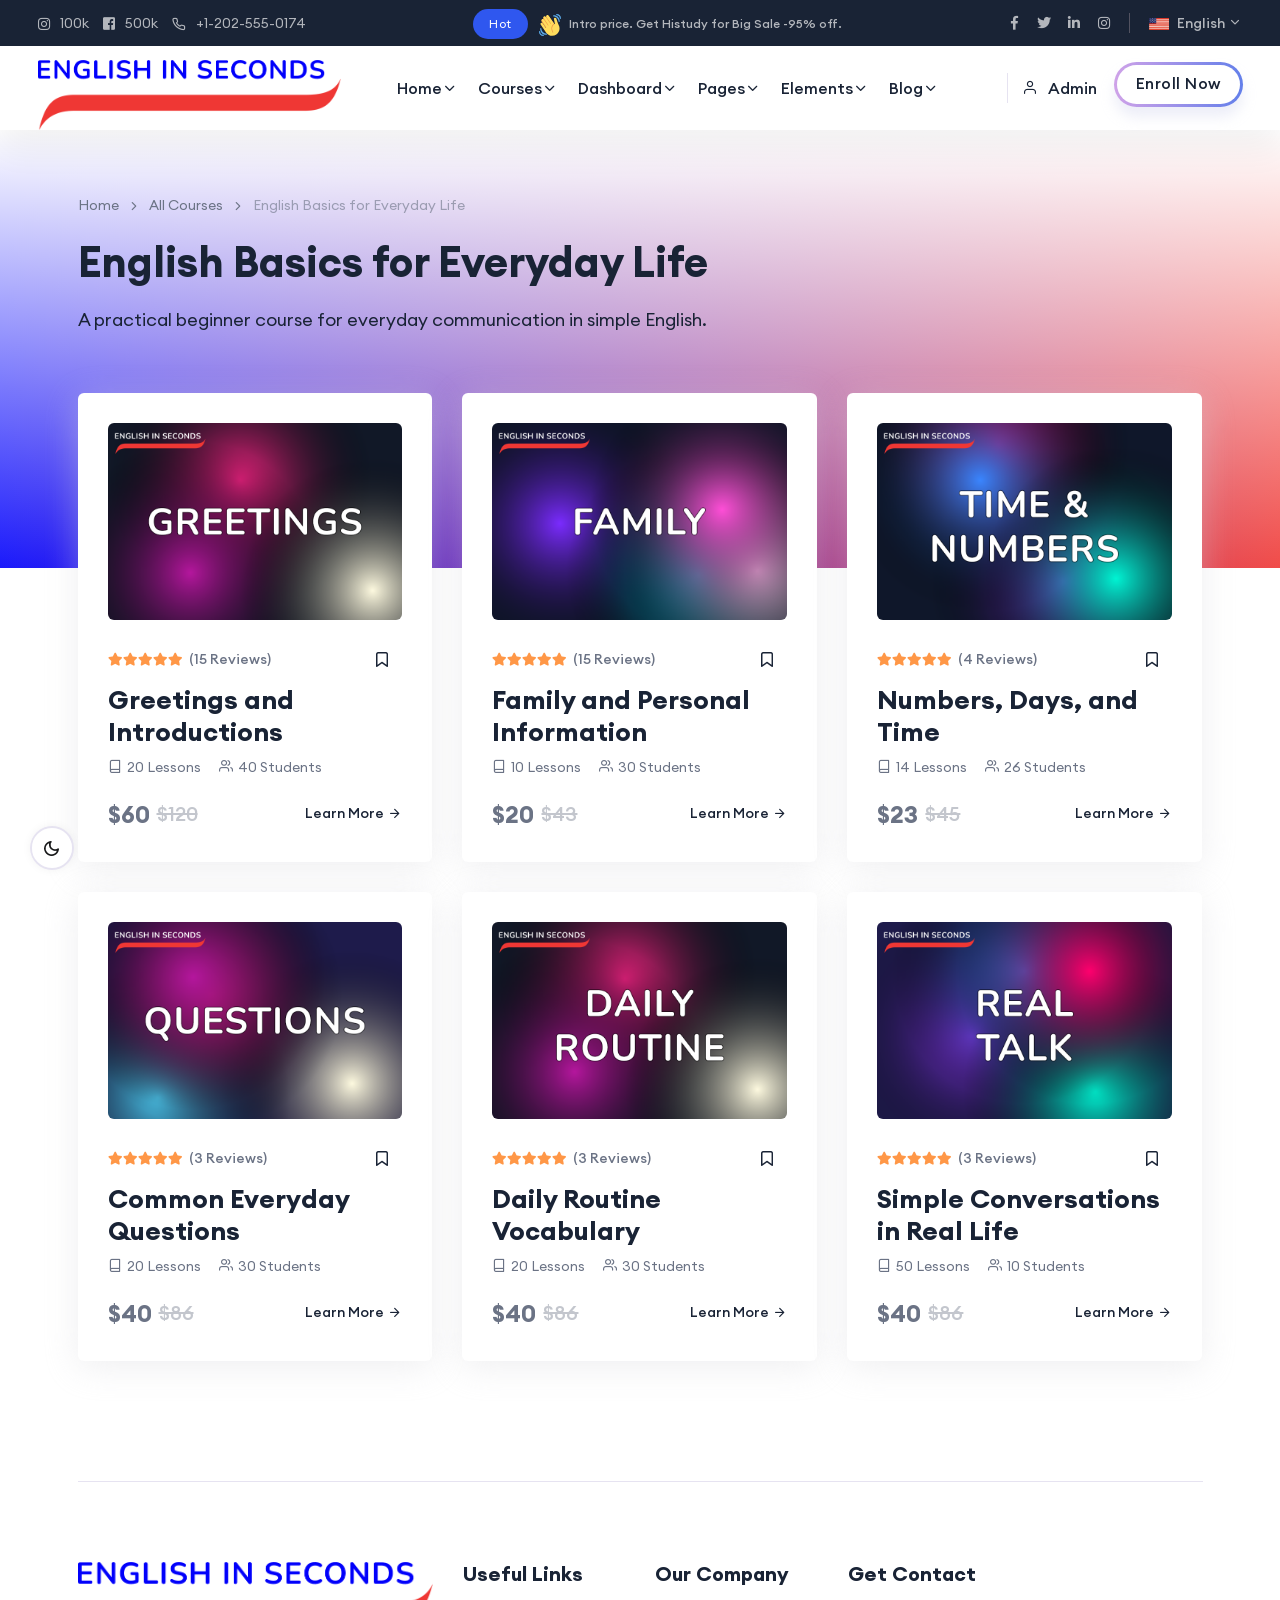
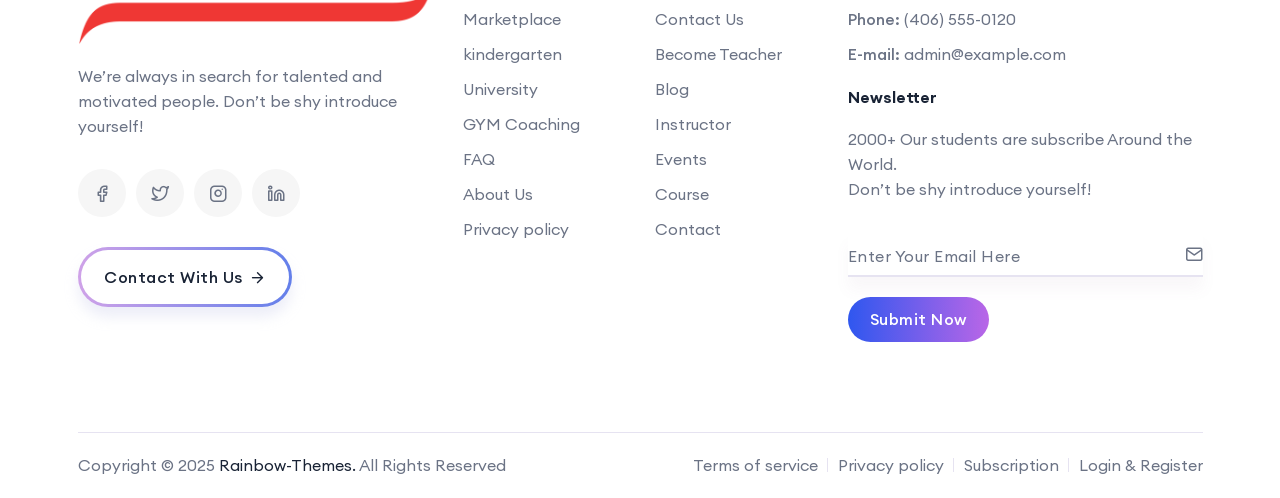
<file: lessons.html>
<!DOCTYPE html>
<html lang="en">

<head>
    <meta charset="utf-8">
    <meta http-equiv="x-ua-compatible" content="ie=edge">
    <title>Home - EIN</title>
    <meta name="robots" content="noindex, follow">
    <meta name="description" content="">
    <meta name="viewport" content="width=device-width, initial-scale=1, shrink-to-fit=no">

    <!-- Favicon -->
    <link rel="apple-touch-icon-precomposed" type="image/x-icon" href="assets/images/favicons/512.png" sizes="512x512" />
	<link rel="apple-touch-icon-precomposed" type="image/x-icon" href="assets/images/favicons/256.png" sizes="256x256" />
	<link rel="apple-touch-icon-precomposed" type="image/x-icon" href="assets/images/favicons/128.png" sizes="128x128" />
	<link rel="apple-touch-icon-precomposed" type="image/x-icon" href="assets/images/favicons/64.png" sizes="64x64" />
	<link rel="icon" type="image/png" href="assets/images/favicons/favicon.png" sizes="32x32">

    <!-- CSS
	============================================ -->
    <link rel="stylesheet" href="assets/css/vendor/bootstrap.min.css">
    <link rel="stylesheet" href="assets/css/vendor/slick.css">
    <link rel="stylesheet" href="assets/css/vendor/slick-theme.css">
    <link rel="stylesheet" href="assets/css/plugins/sal.css">
    <link rel="stylesheet" href="assets/css/plugins/feather.css">
    <link rel="stylesheet" href="assets/css/plugins/fontawesome.min.css">
    <link rel="stylesheet" href="assets/css/plugins/euclid-circulara.css">
    <link rel="stylesheet" href="assets/css/plugins/swiper.css">
    <link rel="stylesheet" href="assets/css/plugins/odometer.css">
    <link rel="stylesheet" href="assets/css/plugins/animation.css">
    <link rel="stylesheet" href="assets/css/plugins/bootstrap-select.min.css">
    <link rel="stylesheet" href="assets/css/plugins/jquery-ui.css">
    <link rel="stylesheet" href="assets/css/plugins/magnigy-popup.min.css">
    <link rel="stylesheet" href="assets/css/plugins/plyr.css">
    <link rel="stylesheet" href="assets/css/plugins/jodit.min.css">

    <link rel="stylesheet" href="assets/css/styles.css">
</head>

<body class="rbt-header-sticky">
    <div id="my_switcher" class="my_switcher">
        <ul>
            <li>
                <a href="javascript: void(0);" data-theme="light" class="setColor light">
                    <img src="assets/images/about/sun-01.svg" alt="Sun images"><span title="Light Mode"> Light</span>
                </a>
            </li>
            <li>
                <a href="javascript: void(0);" data-theme="dark" class="setColor dark">
                    <img src="assets/images/about/vector.svg" alt="Vector Images"><span title="Dark Mode"> Dark</span>
                </a>
            </li>
        </ul>
    </div>

    <!-- Start Header Area -->
    <header class="rbt-header rbt-header-10">
        <div class="rbt-sticky-placeholder"></div>

        <!-- Start Header Top  -->
        <div class="rbt-header-top rbt-header-top-1 header-space-betwween bg-not-transparent bg-color-darker top-expended-activation">
            <div class="container-fluid">
                <div class="top-expended-wrapper">
                    <div class="top-expended-inner rbt-header-sec align-items-center ">
                        <div class="rbt-header-sec-col rbt-header-left d-none d-xl-block">
                            <div class="rbt-header-content">
                                <!-- Start Header Information List  -->
                                <div class="header-info">
                                    <ul class="rbt-information-list">
                                        <li>
                                            <a href="#"><i class="fab fa-instagram"></i>100k <span class="d-none d-xxl-block">Followers</span></a>
                                        </li>
                                        <li>
                                            <a href="#"><i class="fab fa-facebook-square"></i>500k <span class="d-none d-xxl-block">Followers</span></a>
                                        </li>
                                        <li>
                                            <a href="#"><i class="feather-phone"></i>+1-202-555-0174</a>
                                        </li>
                                    </ul>
                                </div>
                                <!-- End Header Information List  -->
                            </div>
                        </div>
                        <div class="rbt-header-sec-col rbt-header-center">
                            <div class="rbt-header-content justify-content-start justify-content-xl-center">
                                <div class="header-info">
                                    <div class="rbt-header-top-news">
                                        <div class="inner">
                                            <div class="content">
                                                <span class="rbt-badge variation-02 bg-color-primary color-white radius-round">Hot</span>
                                                <span class="news-text"><img src="assets/images/icons/hand-emojji.svg" alt="Hand Emojji Images"> Intro price. Get Histudy for Big Sale -95% off.</span>
                                            </div>
                                        </div>
                                    </div>
                                </div>
                            </div>
                        </div>
                        <div class="rbt-header-sec-col rbt-header-right mt_md--10 mt_sm--10">
                            <div class="rbt-header-content justify-content-start justify-content-lg-end">
                                <div class="header-info d-none d-xl-block">
                                    <ul class="social-share-transparent">
                                        <li>
                                            <a href="#"><i class="fab fa-facebook-f"></i></a>
                                        </li>
                                        <li>
                                            <a href="#"><i class="fab fa-twitter"></i></a>
                                        </li>
                                        <li>
                                            <a href="#"><i class="fab fa-linkedin-in"></i></a>
                                        </li>
                                        <li>
                                            <a href="#"><i class="fab fa-instagram"></i></a>
                                        </li>
                                    </ul>
                                </div>

                                <div class="rbt-separator d-none d-xl-block"></div>

                                <div class="header-info">
                                    <ul class="rbt-dropdown-menu switcher-language">
                                        <li class="has-child-menu">
                                            <a href="#">
                                                <img class="left-image" src="assets/images/icons/en-us.png" alt="Language Images">
                                                <span class="menu-item">English</span>
                                                <i class="right-icon feather-chevron-down"></i>
                                            </a>
                                            <ul class="sub-menu">
                                                <li>
                                                    <a href="#">
                                                        <img class="left-image" src="assets/images/icons/fr.png" alt="Language Images">
                                                        <span class="menu-item">Français</span>
                                                    </a>
                                                </li>
                                                <li>
                                                    <a href="#">
                                                        <img class="left-image" src="assets/images/icons/de.png" alt="Language Images">
                                                        <span class="menu-item">Deutsch</span>
                                                    </a>
                                                </li>
                                            </ul>
                                        </li>
                                    </ul>
                                </div>
                            </div>
                        </div>
                    </div>
                    <div class="header-info">
                        <div class="top-bar-expended d-block d-lg-none">
                            <button class="topbar-expend-button rbt-round-btn"><i class="feather-plus"></i></button>
                        </div>
                    </div>
                </div>
            </div>
        </div>
        <!-- End Header Top  -->
        <div class="rbt-header-wrapper header-space-betwween header-sticky">
            <div class="container-fluid">
                <div class="mainbar-row rbt-navigation-center align-items-center">
                    <div class="header-left rbt-header-content">
                        <div class="header-info">
                            <div class="logo logo-dark">
                                <a href="index.html">
                                    <img src="assets/images/logo.png" alt="Education Logo Images">
                                </a>
                            </div>

                            <div class="logo d-none logo-light">
                                <a href="index.html">
                                    <img src="assets/images/dark/logo/logo-light.png" alt="Education Logo Images">
                                </a>
                            </div>
                        </div>
                    </div>

                    <div class="rbt-main-navigation d-none d-xl-block">
                        <nav class="mainmenu-nav">
                            <ul class="mainmenu">
                                <li class="with-megamenu has-menu-child-item position-static">
                                    <a href="#">Home <i class="feather-chevron-down"></i></a>
                                    <!-- Start Mega Menu  -->
                                    <div class="rbt-megamenu menu-skin-dark">
                                        <div class="wrapper">
                                            <div class="row row--15 home-plesentation-wrapper single-dropdown-menu-presentation">

                                                <!-- Start Single Demo  -->
                                                <div class="col-lg-12 col-xl-2 col-xxl-2 col-md-12 col-sm-12 col-12 single-mega-item">
                                                    <div class="demo-single">
                                                        <div class="inner">
                                                            <div class="thumbnail">
                                                                <a href="01-main-demo.html"><img src="assets/images/splash/demo/h1.jpg" alt="Demo Images"></a>
                                                            </div>
                                                            <div class="content">
                                                                <h4 class="title"><a href="01-main-demo.html">Home Demo <span class="btn-icon"><i class="feather-arrow-right"></i></span></a></h4>
                                                            </div>
                                                        </div>
                                                    </div>
                                                </div>
                                                <!-- End Single Demo  -->

                                                <!-- Start Single Demo  -->
                                                <div class="col-lg-12 col-xl-2 col-xxl-2 col-md-12 col-sm-12 col-12 single-mega-item">
                                                    <div class="demo-single">
                                                        <div class="inner">
                                                            <div class="thumbnail">
                                                                <a href="12-marketplace.html"><img src="assets/images/splash/demo/h12.jpg" alt="Demo Images"></a>
                                                            </div>
                                                            <div class="content">
                                                                <h4 class="title"><a href="12-marketplace.html">Marketplace <span class="btn-icon"><i class="feather-arrow-right"></i></span></a></h4>
                                                            </div>
                                                        </div>
                                                    </div>
                                                </div>
                                                <!-- End Single Demo  -->

                                                <!-- Start Single Demo  -->
                                                <div class="col-lg-12 col-xl-2 col-xxl-2 col-md-12 col-sm-12 col-12 single-mega-item">
                                                    <div class="demo-single">
                                                        <div class="inner">
                                                            <div class="thumbnail">
                                                                <a href="04-kindergarten.html"><img src="assets/images/splash/demo/h4.jpg" alt="Demo Images"></a>
                                                            </div>
                                                            <div class="content">
                                                                <h4 class="title"><a href="04-kindergarten.html">kindergarten <span class="btn-icon"><i class="feather-arrow-right"></i></span></a></h4>
                                                            </div>
                                                        </div>
                                                    </div>
                                                </div>
                                                <!-- End Single Demo  -->

                                                <!-- Start Single Demo  -->
                                                <div class="col-lg-12 col-xl-2 col-xxl-2 col-md-12 col-sm-12 col-12 single-mega-item">
                                                    <div class="demo-single">
                                                        <div class="inner">
                                                            <div class="thumbnail">
                                                                <a href="13-university-classic.html"><img src="assets/images/splash/demo/h13.jpg" alt="Demo Images"></a>
                                                            </div>
                                                            <div class="content">
                                                                <h4 class="title"><a href="13-university-classic.html">University Classic <span class="btn-icon"><i class="feather-arrow-right"></i></span></a></h4>
                                                            </div>
                                                        </div>
                                                    </div>
                                                </div>
                                                <!-- End Single Demo  -->

                                                <!-- Start Single Demo  -->
                                                <div class="col-lg-12 col-xl-2 col-xxl-2 col-md-12 col-sm-12 col-12 single-mega-item">
                                                    <div class="demo-single">
                                                        <div class="inner">
                                                            <div class="thumbnail">
                                                                <a href="14-home-elegant.html"><img src="assets/images/splash/demo/h14.jpg" alt="Demo Images"></a>
                                                            </div>
                                                            <div class="content">
                                                                <h4 class="title"><a href="14-home-elegant.html">Home Elegant <span class="btn-icon"><i class="feather-arrow-right"></i></span></a></h4>
                                                            </div>
                                                        </div>
                                                    </div>
                                                </div>
                                                <!-- End Single Demo  -->

                                                <!-- Start Single Demo  -->
                                                <div class="col-lg-12 col-xl-2 col-xxl-2 col-md-12 col-sm-12 col-12 single-mega-item">
                                                    <div class="demo-single">
                                                        <div class="inner">
                                                            <div class="thumbnail">
                                                                <a href="09-gym-coaching.html"><img src="assets/images/splash/demo/h9.jpg" alt="Demo Images"></a>
                                                            </div>
                                                            <div class="content">
                                                                <h4 class="title"><a href="09-gym-coaching.html">Gym Coaching <span class="btn-icon"><i class="feather-arrow-right"></i></span></a></h4>
                                                            </div>
                                                        </div>
                                                    </div>
                                                </div>
                                                <!-- End Single Demo  -->

                                                <!-- Start Single Demo  -->
                                                <div class="col-lg-12 col-xl-2 col-xxl-2 col-md-12 col-sm-12 col-12 single-mega-item">
                                                    <div class="demo-single">
                                                        <div class="inner">
                                                            <div class="thumbnail">
                                                                <a href="03-online-school.html"><img src="assets/images/splash/demo/h3.jpg" alt="Demo Images"></a>
                                                            </div>
                                                            <div class="content">
                                                                <h4 class="title"><a href="03-online-school.html">Online School <span class="btn-icon"><i class="feather-arrow-right"></i></span></a></h4>
                                                            </div>
                                                        </div>
                                                    </div>
                                                </div>
                                                <!-- End Single Demo  -->

                                                <!-- Start Single Demo  -->
                                                <div class="col-lg-12 col-xl-2 col-xxl-2 col-md-12 col-sm-12 col-12 single-mega-item">
                                                    <div class="demo-single">
                                                        <div class="inner">
                                                            <div class="thumbnail">
                                                                <a href="06-university-status.html"><img src="assets/images/splash/demo/h6.jpg" alt="Demo Images"></a>
                                                            </div>
                                                            <div class="content">
                                                                <h4 class="title"><a href="06-university-status.html">University Status <span class="btn-icon"><i class="feather-arrow-right"></i></span></a></h4>
                                                            </div>
                                                        </div>
                                                    </div>
                                                </div>
                                                <!-- End Single Demo  -->

                                                <!-- Start Single Demo  -->
                                                <div class="col-lg-12 col-xl-2 col-xxl-2 col-md-12 col-sm-12 col-12 single-mega-item">
                                                    <div class="demo-single">
                                                        <div class="inner">
                                                            <div class="thumbnail">
                                                                <a href="15-home-technology.html"><img src="assets/images/splash/demo/h15.jpg" alt="Demo Images"></a>
                                                            </div>
                                                            <div class="content">
                                                                <h4 class="title"><a href="15-home-technology.html">Home Technology <span class="btn-icon"><i class="feather-arrow-right"></i></span></a></h4>
                                                            </div>
                                                        </div>
                                                    </div>
                                                </div>
                                                <!-- End Single Demo  -->

                                                <!-- Start Single Demo  -->
                                                <div class="col-lg-12 col-xl-2 col-xxl-2 col-md-12 col-sm-12 col-12 single-mega-item">
                                                    <div class="demo-single">
                                                        <div class="inner">
                                                            <div class="thumbnail">
                                                                <a href="07-instructor-portfolio.html"><img src="assets/images/splash/demo/h7.jpg" alt="Demo Images"></a>
                                                            </div>
                                                            <div class="content">
                                                                <h4 class="title"><a href="07-instructor-portfolio.html">Instructor Portfolio <span class="btn-icon"><i class="feather-arrow-right"></i></span></a></h4>
                                                            </div>
                                                        </div>
                                                    </div>
                                                </div>
                                                <!-- End Single Demo  -->

                                                <!-- Start Single Demo  -->
                                                <div class="col-lg-12 col-xl-2 col-xxl-2 col-md-12 col-sm-12 col-12 single-mega-item">
                                                    <div class="demo-single">
                                                        <div class="inner">
                                                            <div class="thumbnail">
                                                                <a href="08-language-academy.html"><img src="assets/images/splash/demo/h8.jpg" alt="Demo Images"></a>
                                                            </div>
                                                            <div class="content">
                                                                <h4 class="title"><a href="08-language-academy.html">Language Academy <span class="btn-icon"><i class="feather-arrow-right"></i></span></a></h4>
                                                            </div>
                                                        </div>
                                                    </div>
                                                </div>
                                                <!-- End Single Demo  -->

                                                <!-- Start Single Demo  -->
                                                <div class="col-lg-12 col-xl-2 col-xxl-2 col-md-12 col-sm-12 col-12 single-mega-item">
                                                    <div class="demo-single">
                                                        <div class="inner">
                                                            <div class="thumbnail">
                                                                <a href="11-single-course.html"><img src="assets/images/splash/demo/h11.jpg" alt="Demo Images"></a>
                                                            </div>
                                                            <div class="content">
                                                                <h4 class="title"><a href="11-single-course.html">Single Course <span class="btn-icon"><i class="feather-arrow-right"></i></span></a></h4>
                                                            </div>
                                                        </div>
                                                    </div>
                                                </div>
                                                <!-- End Single Demo  -->

                                                <!-- Start Single Demo  -->
                                                <div class="col-lg-12 col-xl-2 col-xxl-2 col-md-12 col-sm-12 col-12 single-mega-item">
                                                    <div class="demo-single">
                                                        <div class="inner">
                                                            <div class="thumbnail">
                                                                <a href="10-online-course.html"><img src="assets/images/splash/demo/h10.jpg" alt="Demo Images"></a>
                                                            </div>
                                                            <div class="content">
                                                                <h4 class="title"><a href="10-online-course.html">Online Course <span class="btn-icon"><i class="feather-arrow-right"></i></span></a></h4>
                                                            </div>
                                                        </div>
                                                    </div>
                                                </div>
                                                <!-- End Single Demo  -->

                                                <!-- Start Single Demo  -->
                                                <div class="col-lg-12 col-xl-2 col-xxl-2 col-md-12 col-sm-12 col-12 single-mega-item">
                                                    <div class="demo-single">
                                                        <div class="inner">
                                                            <div class="thumbnail">
                                                                <a href="05-classic-lms.html"><img src="assets/images/splash/demo/h5.jpg" alt="Demo Images"></a>
                                                            </div>
                                                            <div class="content">
                                                                <h4 class="title"><a href="05-classic-lms.html">Classic Lms <span class="btn-icon"><i class="feather-arrow-right"></i></span></a></h4>
                                                            </div>
                                                        </div>
                                                    </div>
                                                </div>
                                                <!-- End Single Demo  -->

                                                <!-- Start Single Demo  -->
                                                <div class="col-lg-12 col-xl-2 col-xxl-2 col-md-12 col-sm-12 col-12 single-mega-item">
                                                    <div class="demo-single">
                                                        <div class="inner">
                                                            <div class="thumbnail">
                                                                <a href="02-course-school.html"><img src="assets/images/splash/demo/h2.jpg" alt="Demo Images"></a>
                                                            </div>
                                                            <div class="content">
                                                                <h4 class="title"><a href="02-course-school.html">Course School <span class="btn-icon"><i class="feather-arrow-right"></i></span></a></h4>
                                                            </div>
                                                        </div>
                                                    </div>
                                                </div>
                                                <!-- End Single Demo  -->

                                                <!-- Start Single Demo  -->
                                                <div class="col-lg-12 col-xl-2 col-xxl-2 col-md-12 col-sm-12 col-12 single-mega-item">
                                                    <div class="demo-single">
                                                        <div class="inner">
                                                            <div class="thumbnail">
                                                                <a href="16-udemy-affiliate.html"><img src="assets/images/splash/demo/h16.jpg" alt="Demo Images"></a>
                                                            </div>
                                                            <div class="content">
                                                                <h4 class="title"><a href="16-udemy-affiliate.html">Udemy Affiliate <span class="btn-icon"><i class="feather-arrow-right"></i></span></a></h4>
                                                            </div>
                                                        </div>
                                                    </div>
                                                </div>
                                                <!-- End Single Demo  -->

                                                <!-- Start Single Demo  -->
                                                <div class="col-lg-12 col-xl-2 col-xxl-2 col-md-12 col-sm-12 col-12 single-mega-item">
                                                    <div class="demo-single">
                                                        <div class="inner">
                                                            <span class="new-batch">New Added</span>
                                                            <div class="thumbnail">
                                                                <a href="17-online-academy.html"><img src="assets/images/splash/demo/h17.jpg" alt="Demo Images"></a>
                                                            </div>
                                                            <div class="content">
                                                                <h4 class="title"><a href="17-online-academy.html">Online Academy <span class="btn-icon"><i class="feather-arrow-right"></i></span></a></h4>
                                                            </div>
                                                        </div>
                                                    </div>
                                                </div>
                                                <!-- End Single Demo  -->

                                                <!-- Start Single Demo  -->
                                                <div class="col-lg-12 col-xl-2 col-xxl-2 col-md-12 col-sm-12 col-12 single-mega-item">
                                                    <div class="demo-single">
                                                        <div class="inner">
                                                            <span class="new-batch">New Added</span>
                                                            <div class="thumbnail">
                                                                <a href="18-instructors-coaches.html"><img src="assets/images/splash/demo/h18.jpg" alt="Demo Images"></a>
                                                            </div>
                                                            <div class="content">
                                                                <h4 class="title"><a href="18-instructors-coaches.html">Instructor Coaches <span class="btn-icon"><i class="feather-arrow-right"></i></span></a></h4>
                                                            </div>
                                                        </div>
                                                    </div>
                                                </div>
                                                <!-- End Single Demo  -->

                                                <!-- Start Single Demo  -->
                                                <div class="col-lg-12 col-xl-2 col-xxl-2 col-md-12 col-sm-12 col-12 single-mega-item">
                                                    <div class="demo-single">
                                                        <div class="inner">
                                                            <span class="new-batch">New Added</span>
                                                            <div class="thumbnail">
                                                                <a href="19-modern-university.html"><img src="assets/images/splash/demo/h19.jpg" alt="Demo Images"></a>
                                                            </div>
                                                            <div class="content">
                                                                <h4 class="title"><a href="19-modern-university.html">Modern University <span class="btn-icon"><i class="feather-arrow-right"></i></span></a></h4>
                                                            </div>
                                                        </div>
                                                    </div>
                                                </div>
                                                <!-- End Single Demo  -->

                                                <!-- Start Single Demo  -->
                                                <div class="col-lg-12 col-xl-2 col-xxl-2 col-md-12 col-sm-12 col-12 single-mega-item">
                                                    <div class="demo-single">
                                                        <div class="inner">
                                                            <span class="new-batch">New Added</span>
                                                            <div class="thumbnail">
                                                                <a href="20-multilingual.html"><img src="assets/images/splash/demo/h20.jpg" alt="Demo Images"></a>
                                                            </div>
                                                            <div class="content">
                                                                <h4 class="title"><a href="20-multilingual.html">Multilingual <span class="btn-icon"><i class="feather-arrow-right"></i></span></a></h4>
                                                            </div>
                                                        </div>
                                                    </div>
                                                </div>
                                                <!-- End Single Demo  -->

                                                <!-- Start Single Demo  -->
                                                <div class="col-lg-12 col-xl-2 col-xxl-2 col-md-12 col-sm-12 col-12 single-mega-item">
                                                    <div class="demo-single">
                                                        <div class="inner">
                                                            <span class="new-batch">New Added</span>
                                                            <div class="thumbnail">
                                                                <a href="21-art-design-school.html"><img src="assets/images/splash/demo/h21.jpg" alt="Demo Images"></a>
                                                            </div>
                                                            <div class="content">
                                                                <h4 class="title"><a href="21-art-design-school.html">Art Design School <span class="btn-icon"><i class="feather-arrow-right"></i></span></a></h4>
                                                            </div>
                                                        </div>
                                                    </div>
                                                </div>
                                                <!-- End Single Demo  -->

                                                <!-- Start Single Demo  -->
                                                <div class="col-lg-12 col-xl-2 col-xxl-2 col-md-12 col-sm-12 col-12 single-mega-item">
                                                    <div class="demo-single">
                                                        <div class="inner">
                                                            <span class="new-batch">New Added</span>
                                                            <div class="thumbnail">
                                                                <a href="22-wishlist.html"><img src="assets/images/splash/demo/h22.jpg" alt="Demo Images"></a>
                                                            </div>
                                                            <div class="content">
                                                                <h4 class="title"><a href="22-wishlist.html">Wishlist <span class="btn-icon"><i class="feather-arrow-right"></i></span></a></h4>
                                                            </div>
                                                        </div>
                                                    </div>
                                                </div>
                                                <!-- End Single Demo  -->

                                                <!-- Start Single Demo  -->
                                                <div class="col-lg-12 col-xl-2 col-xxl-2 col-md-12 col-sm-12 col-12 single-mega-item">
                                                    <div class="demo-single">
                                                        <div class="inner">
                                                            <span class="new-batch">New Added</span>
                                                            <div class="thumbnail">
                                                                <a href="23-coaching.html"><img src="assets/images/splash/demo/h23.jpg" alt="Demo Images"></a>
                                                            </div>
                                                            <div class="content">
                                                                <h4 class="title"><a href="23-coaching.html">Coaching <span class="btn-icon"><i class="feather-arrow-right"></i></span></a></h4>
                                                            </div>
                                                        </div>
                                                    </div>
                                                </div>
                                                <!-- End Single Demo  -->

                                                <!-- Start Single Demo  -->
                                                <div class="col-lg-12 col-xl-2 col-xxl-2 col-md-12 col-sm-12 col-12 single-mega-item">
                                                    <div class="demo-single">
                                                        <div class="inner">
                                                            <span class="new-batch">New Added</span>
                                                            <div class="thumbnail">
                                                                <a href="24-health-wellness-institute.html"><img src="assets/images/splash/demo/h24.jpg" alt="Demo Images"></a>
                                                            </div>
                                                            <div class="content">
                                                                <h4 class="title"><a href="24-health-wellness-institute.html">Health Institute <span class="btn-icon"><i class="feather-arrow-right"></i></span></a></h4>
                                                            </div>
                                                        </div>
                                                    </div>
                                                </div>
                                                <!-- End Single Demo  -->

                                                <!-- Start Single Demo  -->
                                                <div class="col-lg-12 col-xl-2 col-xxl-2 col-md-12 col-sm-12 col-12 single-mega-item">
                                                    <div class="demo-single">
                                                        <div class="inner">
                                                            <span class="new-batch">New Added</span>
                                                            <div class="thumbnail">
                                                                <a href="25-life-coach.html"><img src="assets/images/splash/demo/h25.jpg" alt="Demo Images"></a>
                                                            </div>
                                                            <div class="content">
                                                                <h4 class="title"><a href="25-life-coach.html">Life Coach <span class="btn-icon"><i class="feather-arrow-right"></i></span></a></h4>
                                                            </div>
                                                        </div>
                                                    </div>
                                                </div>
                                                <!-- End Single Demo  -->

                                                <!-- Start Single Demo  -->
                                                <div class="col-lg-12 col-xl-2 col-xxl-2 col-md-12 col-sm-12 col-12 single-mega-item">
                                                    <div class="demo-single">
                                                        <div class="inner">
                                                            <span class="new-batch">New Added</span>
                                                            <div class="thumbnail">
                                                                <a href="26-islamic-center.html"><img src="assets/images/splash/demo/h26.jpg" alt="Demo Images"></a>
                                                            </div>
                                                            <div class="content">
                                                                <h4 class="title"><a href="26-islamic-center.html">Islamic Center <span class="btn-icon"><i class="feather-arrow-right"></i></span></a></h4>
                                                            </div>
                                                        </div>
                                                    </div>
                                                </div>
                                                <!-- End Single Demo  -->

                                                <!-- Start Single Demo  -->
                                                <div class="col-lg-12 col-xl-2 col-xxl-2 col-md-12 col-sm-12 col-12 single-mega-item coming-soon">
                                                    <div class="demo-single">
                                                        <div class="inner disable">
                                                            <div class="thumbnail">
                                                                <a href="#"><img src="assets/images/splash/demo/coming-soon-1.png" alt="Demo Images"></a>
                                                            </div>
                                                            <div class="content">
                                                                <h4 class="title"><a href="#">Coming Soon <span class="btn-icon"><i class="feather-arrow-right"></i></span></a>
                                                                </h4>
                                                            </div>
                                                        </div>
                                                    </div>
                                                </div>
                                                <!-- End Single Demo  -->

                                                <!-- Start Single Demo  -->
                                                <div class="col-lg-12 col-xl-2 col-xxl-2 col-md-12 col-sm-12 col-12 single-mega-item coming-soon">
                                                    <div class="demo-single">
                                                        <div class="inner disable">
                                                            <div class="thumbnail">
                                                                <a href="#"><img src="assets/images/splash/demo/coming-soon-2.png" alt="Demo Images"></a>
                                                            </div>
                                                            <div class="content">
                                                                <h4 class="title"><a href="#">Coming Soon <span class="btn-icon"><i class="feather-arrow-right"></i></span></a>
                                                                </h4>
                                                            </div>
                                                        </div>
                                                    </div>
                                                </div>
                                                <!-- End Single Demo  -->

                                                <!-- Start Single Demo  -->
                                                <div class="col-lg-12 col-xl-2 col-xxl-2 col-md-12 col-sm-12 col-12 single-mega-item coming-soon">
                                                    <div class="demo-single">
                                                        <div class="inner disable">
                                                            <div class="thumbnail">
                                                                <a href="#"><img src="assets/images/splash/demo/coming-soon-3.png" alt="Demo Images"></a>
                                                            </div>
                                                            <div class="content">
                                                                <h4 class="title"><a href="#">Coming Soon <span class="btn-icon"><i class="feather-arrow-right"></i></span></a>
                                                                </h4>
                                                            </div>
                                                        </div>
                                                    </div>
                                                </div>
                                                <!-- End Single Demo  -->

                                                <!-- Start Single Demo  -->
                                                <div class="col-lg-12 col-xl-2 col-xxl-2 col-md-12 col-sm-12 col-12 single-mega-item coming-soon">
                                                    <div class="demo-single">
                                                        <div class="inner disable">
                                                            <div class="thumbnail">
                                                                <a href="#"><img src="assets/images/splash/demo/coming-soon-1.png" alt="Demo Images"></a>
                                                            </div>
                                                            <div class="content">
                                                                <h4 class="title"><a href="#">Coming Soon <span class="btn-icon"><i class="feather-arrow-right"></i></span></a>
                                                                </h4>
                                                            </div>
                                                        </div>
                                                    </div>
                                                </div>
                                                <!-- End Single Demo  -->

                                                <div class="load-demo-btn-wrap">
                                                    <div class="load-demo-btn text-center">
                                                        <span class="color-white b3">Scroll to view more <svg xmlns="http://www.w3.org/2000/svg" width="16" height="16" fill="currentColor" class="bi bi-arrow-down-up" viewBox="0 0 16 16">
                                    <path fill-rule="evenodd" d="M11.5 15a.5.5 0 0 0 .5-.5V2.707l3.146 3.147a.5.5 0 0 0 .708-.708l-4-4a.5.5 0 0 0-.708 0l-4 4a.5.5 0 1 0 .708.708L11 2.707V14.5a.5.5 0 0 0 .5.5zm-7-14a.5.5 0 0 1 .5.5v11.793l3.146-3.147a.5.5 0 0 1 .708.708l-4 4a.5.5 0 0 1-.708 0l-4-4a.5.5 0 0 1 .708-.708L4 13.293V1.5a.5.5 0 0 1 .5-.5z"/>
                                  </svg></span>
                                                    </div>
                                                </div>

                                            </div>
                                        </div>
                                    </div>
                                    <!-- End Mega Menu  -->
                                </li>

                                <li class="with-megamenu has-menu-child-item">
                                    <a href="#">Courses <i class="feather-chevron-down"></i></a>
                                    <!-- Start Mega Menu  -->
                                    <div class="rbt-megamenu grid-item-2">
                                        <div class="wrapper">
                                            <div class="row">
                                                <div class="col-lg-12">
                                                    <div class="mega-top-banner">
                                                        <div class="content">
                                                            <h4 class="title">Developer hub</h4>
                                                            <p class="description">Start building fast, with code samples, key resources and more.</p>
                                                        </div>
                                                    </div>
                                                </div>
                                            </div>
                                            <div class="row row--15">
                                                <div class="col-lg-12 col-xl-6 col-xxl-6 single-mega-item">
                                                    <h3 class="rbt-short-title">Course Layout</h3>
                                                    <ul class="mega-menu-item">
                                                        <li><a href="course-filter-one-toggle.html">Filter One Toggle</a></li>
                                                        <li><a href="course-filter-one-open.html">Filter One Open</a></li>
                                                        <li><a href="course-filter-two-toggle.html">Filter Two Toggle</a></li>
                                                        <li><a href="course-filter-two-open.html">Filter Two Open</a></li>
                                                        <li><a href="course-with-tab.html">Course With Tab</a></li>
                                                        <li><a href="course-with-tab-two.html">Course With Tab Two</a></li>
                                                        <li><a href="course-card-2.html">Course Card Two</a></li>
                                                        <li><a href="course-card-3.html">Course Card Three</a></li>
                                                        <li><a href="course-masonry.html">Course Masonry</a></li>
                                                        <li><a href="course-with-sidebar.html">Course With Sidebar</a></li>
                                                    </ul>
                                                </div>
                                                <div class="col-lg-12 col-xl-6 col-xxl-6 single-mega-item">
                                                    <h3 class="rbt-short-title">Course Layout</h3>
                                                    <ul class="mega-menu-item">
                                                        <li><a href="course-details.html">Course Details</a></li>
                                                        <li><a href="course-details-2.html">Course Details Two</a></li>
                                                        <li><a href="course-details-3.html">Course Details Three <span class="rbt-badge-card">New</span></a></li>
                                                        <li><a href="course-details-4.html">Course Details Four <span class="rbt-badge-card">New</span></a></li>
                                                        <li><a href="course-details-5.html">Course Details Five <span class="rbt-badge-card">New</span></a></li>
                                                        <li><a href="course-details-6.html">Course Details Six <span class="rbt-badge-card">New</span></a></li>
                                                        <li><a href="course-details-7.html">Course Details Seven <span class="rbt-badge-card">New</span></a></li>
                                                        <li><a href="course-details-8.html">Course Details Eight <span class="rbt-badge-card">New</span></a></li>
                                                        <li><a href="lesson.html">Course Lesson <span class="rbt-badge-card">New</span></a></li>
                                                        <li><a href="create-course.html">Create Course <span class="rbt-badge-card">New</span></a></li>
                                                    </ul>
                                                </div>
                                            </div>
                                            <div class="row">
                                                <div class="col-lg-12">
                                                    <ul class="nav-quick-access">
                                                        <li><a href="#"><i class="feather-folder-minus"></i> Quick Start Guide</a></li>
                                                        <li><a href="#"><i class="feather-folder-minus"></i> For Open Source</a></li>
                                                        <li><a href="#"><i class="feather-folder-minus"></i> API Status</a></li>
                                                        <li><a href="#"><i class="feather-folder-minus"></i> Support</a></li>
                                                    </ul>
                                                </div>
                                            </div>
                                        </div>
                                    </div>
                                    <!-- End Mega Menu  -->
                                </li>

                                <li class="has-dropdown has-menu-child-item">
                                    <a href="#">Dashboard
                                        <i class="feather-chevron-down"></i>
                                    </a>
                                    <ul class="submenu">
                                        <li class="has-dropdown"><a href="#">Instructor Dashboard</a>
                                            <ul class="submenu">
                                                <li><a href="instructor-dashboard.html">Dashboard</a></li>
                                                <li><a href="instructor-profile.html">Profile</a></li>
                                                <li><a href="instructor-enrolled-courses.html">Enrolled Courses</a></li>
                                                <li><a href="instructor-wishlist.html">Wishlist</a></li>
                                                <li><a href="instructor-reviews.html">Reviews</a></li>
                                                <li><a href="instructor-my-quiz-attempts.html">My Quiz Attempts</a></li>
                                                <li><a href="instructor-order-history.html">Order History</a></li>
                                                <li><a href="instructor-course.html">My Course</a></li>
                                                <li><a href="instructor-announcements.html">Announcements</a></li>
                                                <li><a href="instructor-quiz-attempts.html">Quiz Attempts</a></li>
                                                <li><a href="instructor-assignments.html">Assignments</a></li>
                                                <li><a href="instructor-settings.html">Settings</a></li>
                                            </ul>
                                        </li>
                                        <li class="has-dropdown"><a href="#">Student Dashboard</a>
                                            <ul class="submenu">
                                                <li><a href="student-dashboard.html">Dashboard</a></li>
                                                <li><a href="student-profile.html">Profile</a></li>
                                                <li><a href="student-enrolled-courses.html">Enrolled Courses</a></li>
                                                <li><a href="student-wishlist.html">Wishlist</a></li>
                                                <li><a href="student-reviews.html">Reviews</a></li>
                                                <li><a href="student-my-quiz-attempts.html">My Quiz Attempts</a></li>
                                                <li><a href="student-order-history.html">Order History</a></li>
                                                <li><a href="student-settings.html">Settings</a></li>
                                            </ul>
                                        </li>
                                    </ul>
                                </li>

                                <li class="with-megamenu has-menu-child-item position-static">
                                    <a href="#">Pages <i class="feather-chevron-down"></i></a>
                                    <!-- Start Mega Menu  -->
                                    <div class="rbt-megamenu grid-item-4">
                                        <div class="wrapper">
                                            <div class="row row--15">
                                                <div class="col-lg-12 col-xl-3 col-xxl-3 single-mega-item">
                                                    <h3 class="rbt-short-title">Get Started</h3>
                                                    <ul class="mega-menu-item">
                                                        <li><a href="about-us-01.html">About Us</a></li>
                                                        <li><a href="about-us-02.html">About Us 02</a></li>
                                                        <li><a href="event-grid.html">Event Grid</a></li>
                                                        <li><a href="event-list.html">Event List</a></li>
                                                        <li><a href="event-sidebar.html">Event Sidebar</a></li>
                                                        <li><a href="event-details.html">Event Details</a></li>
                                                        <li><a href="academy-gallery.html">Academy Gallery</a></li>
                                                        <li><a href="admission-guide.html">Admission Guide</a></li>
                                                    </ul>
                                                </div>

                                                <div class="col-lg-12 col-xl-3 col-xxl-3 single-mega-item">
                                                    <h3 class="rbt-short-title">Get Started</h3>
                                                    <ul class="mega-menu-item">
                                                        <li><a href="profile.html">Profile</a></li>
                                                        <li><a href="contact.html">Contact Us</a></li>
                                                        <li><a href="become-a-teacher.html">Become a Teacher</a></li>
                                                        <li><a href="instructor.html">Instructor</a></li>
                                                        <li><a href="faqs.html">FAQS</a></li>
                                                        <li><a href="privacy-policy.html">Privacy Policy</a></li>
                                                        <li><a href="404.html">404 Page</a></li>
                                                        <li><a href="maintenance.html">Maintenance</a></li>
                                                    </ul>
                                                </div>

                                                <div class="col-lg-12 col-xl-3 col-xxl-3 single-mega-item">
                                                    <h3 class="rbt-short-title">Shop Pages</h3>
                                                    <ul class="mega-menu-item">
                                                        <li><a href="shop.html">Shop <span class="rbt-badge-card">Sale Anything</span></a></li>
                                                        <li><a href="single-product.html">Single Product</a></li>
                                                        <li><a href="cart.html">Cart Page</a></li>
                                                        <li><a href="checkout.html">Checkout</a></li>
                                                        <li><a href="wishlist.html">Wishlist Page</a></li>
                                                        <li><a href="my-account.html">My Acount</a></li>
                                                        <li><a href="login.html">Login & Register</a></li>
                                                        <li><a href="subscription.html">Subscription</a></li>
                                                    </ul>
                                                </div>
                                                <div class="col-lg-12 col-xl-3 col-xxl-3 single-mega-item">
                                                    <div class="mega-category-item">
                                                        <!-- Start Single Category  -->
                                                        <div class="nav-category-item">
                                                            <div class="thumbnail">
                                                                <div class="image"><img src="assets/images/course/category-2.png" alt="Course images"></div>
                                                                <a href="course-filter-one-toggle.html">
                                                                    <span>Online Education</span>
                                                                    <i class="feather-chevron-right"></i>
                                                                </a>
                                                            </div>
                                                        </div>
                                                        <!-- End Single Category  -->

                                                        <!-- Start Single Category  -->
                                                        <div class="nav-category-item">
                                                            <div class="thumbnail">
                                                                <div class="image"><img src="assets/images/course/category-1.png" alt="Course images"></div>
                                                                <a href="course-filter-one-toggle.html">
                                                                    <span>Language Club</span>
                                                                    <i class="feather-chevron-right"></i>
                                                                </a>
                                                            </div>
                                                        </div>
                                                        <!-- End Single Category  -->

                                                        <!-- Start Single Category  -->
                                                        <div class="nav-category-item">
                                                            <div class="thumbnail">
                                                                <div class="image"><img src="assets/images/course/category-4.png" alt="Course images"></div>
                                                                <a href="course-filter-one-toggle.html">
                                                                    <span>University Status</span>
                                                                    <i class="feather-chevron-right"></i>
                                                                </a>
                                                            </div>
                                                        </div>
                                                        <!-- End Single Category  -->

                                                        <!-- Start Single Category  -->
                                                        <div class="nav-category-item">
                                                            <div class="thumbnail">
                                                                <a href="course-filter-one-toggle.html">
                                                                    <span>Course School</span>
                                                                    <i class="feather-chevron-right"></i>
                                                                </a>
                                                            </div>
                                                        </div>
                                                        <!-- End Single Category  -->

                                                        <!-- Start Single Category  -->
                                                        <div class="nav-category-item">
                                                            <div class="thumbnail">
                                                                <div class="image"><img src="assets/images/course/category-9.png" alt="Course images"></div>
                                                                <a href="course-filter-one-toggle.html">
                                                                    <span>Academy</span>
                                                                    <i class="feather-chevron-right"></i>
                                                                </a>
                                                            </div>
                                                        </div>
                                                        <!-- End Single Category  -->

                                                    </div>
                                                </div>
                                            </div>
                                        </div>
                                    </div>
                                    <!-- End Mega Menu  -->
                                </li>

                                <li class="with-megamenu has-menu-child-item position-static">
                                    <a href="#">Elements <i class="feather-chevron-down"></i></a>
                                    <!-- Start Mega Menu  -->
                                    <div class="rbt-megamenu grid-item-3">
                                        <div class="wrapper">
                                            <div class="row row--15 single-dropdown-menu-presentation">
                                                <div class="col-lg-4 col-xxl-4 single-mega-item">
                                                    <ul class="mega-menu-item">
                                                        <li><a href="style-guide.html">Style Guide <span class="rbt-badge-card">Hot</span></a></li>
                                                        <li><a href="accordion.html">Accordion</a></li>
                                                        <li><a href="advancetab.html">Advance Tab</a></li>
                                                        <li><a href="about.html">About <span class="rbt-badge-card">New</span></a></li>
                                                        <li><a href="brand.html">Brand</a></li>
                                                        <li><a href="button.html">Button</a></li>
                                                        <li><a href="badge.html">Badge</a></li>
                                                        <li><a href="card.html">Card</a></li>
                                                        <li><a href="#">& More Coming</a></li>
                                                    </ul>
                                                </div>

                                                <div class="col-lg-4 col-xxl-4 single-mega-item">
                                                    <ul class="mega-menu-item">
                                                        <li><a href="call-to-action.html">Call To Action</a></li>
                                                        <li><a href="counterup.html">Counter</a></li>
                                                        <li><a href="category.html">Categories</a></li>
                                                        <li><a href="header.html">Header Style</a></li>
                                                        <li><a href="newsletter.html">Newsletter</a></li>
                                                        <li><a href="team.html">Team</a></li>
                                                        <li><a href="social.html">Social</a></li>
                                                        <li><a href="list-style.html">List Style</a></li>
                                                        <li><a href="#">& More Coming</a></li>
                                                    </ul>
                                                </div>

                                                <div class="col-lg-4 col-xxl-4 single-mega-item">
                                                    <ul class="mega-menu-item">
                                                        <li><a href="gallery.html">Gallery</a></li>
                                                        <li><a href="pricing.html">Pricing</a></li>
                                                        <li><a href="progressbar.html">Progressbar</a></li>
                                                        <li><a href="testimonial.html">Testimonial</a></li>
                                                        <li><a href="service.html">Service</a></li>
                                                        <li><a href="split.html">Split Area</a></li>
                                                        <li><a href="search.html">Search Style</a></li>
                                                        <li><a href="instagram.html">Instagram Style</a></li>
                                                        <li><a href="#">& More Coming</a></li>
                                                    </ul>
                                                </div>

                                            </div>
                                            <div class="row">
                                                <div class="col-lg-12">
                                                    <div class="btn-wrapper">
                                                        <a class="rbt-btn btn-gradient hover-icon-reverse square btn-xl w-100 text-center mt--30 hover-transform-none" href="#">
                                                            <span class="icon-reverse-wrapper">
                                        <span class="btn-text">Visit Histudy Template</span>
                                                            <span class="btn-icon"><i class="feather-arrow-right"></i></span>
                                                            <span class="btn-icon"><i class="feather-arrow-right"></i></span>
                                                            </span>
                                                        </a>
                                                    </div>
                                                </div>
                                            </div>
                                        </div>
                                    </div>
                                    <!-- End Mega Menu  -->
                                </li>

                                <li class="with-megamenu has-menu-child-item position-static">
                                    <a href="#">Blog <i class="feather-chevron-down"></i></a>
                                    <!-- Start Mega Menu  -->
                                    <div class="rbt-megamenu grid-item-3">
                                        <div class="wrapper">
                                            <div class="row row--15">
                                                <div class="col-lg-12 col-xl-4 col-xxl-4 single-mega-item">
                                                    <h3 class="rbt-short-title">Blog Styles</h3>
                                                    <ul class="mega-menu-item">
                                                        <li><a href="blog-list.html">Blog List</a></li>
                                                        <li><a href="blog.html">Blog Grid</a></li>
                                                        <li><a href="blog-grid-minimal.html">Blog Grid Minimal</a></li>
                                                        <li><a href="blog-with-sidebar.html">Blog With Sidebar</a></li>
                                                        <li><a href="blog-details.html">Blog Details</a></li>
                                                        <li><a href="post-format-standard.html">Post Format Standard</a></li>
                                                        <li><a href="post-format-gallery.html">Post Format Gallery</a></li>
                                                    </ul>
                                                </div>

                                                <div class="col-lg-12 col-xl-4 col-xxl-4 single-mega-item">
                                                    <h3 class="rbt-short-title">Get Started</h3>
                                                    <ul class="mega-menu-item">
                                                        <li><a href="post-format-quote.html">Post Format Quote</a></li>
                                                        <li><a href="post-format-audio.html">Post Format Audio</a></li>
                                                        <li><a href="post-format-video.html">Post Format Video</a></li>
                                                        <li><a href="#">Media Under Title <span class="rbt-badge-card">Coming</span></a></li>
                                                        <li><a href="#">Sticky Sidebar <span class="rbt-badge-card">Coming</span></a></li>
                                                        <li><a href="#">Auto Masonry <span class="rbt-badge-card">Coming</span></a></li>
                                                        <li><a href="#">Meta Overlaid <span class="rbt-badge-card">Coming</span></a></li>
                                                    </ul>
                                                </div>

                                                <div class="col-lg-12 col-xl-4 col-xxl-4 single-mega-item">
                                                    <div class="rbt-ads-wrapper">
                                                        <a class="d-block" href="#"><img src="assets/images/service/mobile-cat.jpg" alt="Education Images"></a>
                                                    </div>
                                                </div>
                                            </div>
                                        </div>
                                    </div>
                                    <!-- End Mega Menu  -->
                                </li>
                            </ul>
                        </nav>
                    </div>

                    <div class="header-right">

                        <!-- Navbar Icons -->
                        <ul class="quick-access">
                            <li class="account-access rbt-user-wrapper d-none d-xl-block">
                                <a href="#"><i class="feather-user"></i>Admin</a>
                                <div class="rbt-user-menu-list-wrapper">
                                    <div class="inner">
                                        <div class="rbt-admin-profile">
                                            <div class="admin-thumbnail">
                                                <img src="assets/images/team/avatar.jpg" alt="User Images">
                                            </div>
                                            <div class="admin-info">
                                                <span class="name">RainbowIT</span>
                                                <a class="rbt-btn-link color-primary" href="profile.html">View Profile</a>
                                            </div>
                                        </div>
                                        <ul class="user-list-wrapper">
                                            <li>
                                                <a href="instructor-dashboard.html">
                                                    <i class="feather-home"></i>
                                                    <span>My Dashboard</span>
                                                </a>
                                            </li>
                                            <li>
                                                <a href="#">
                                                    <i class="feather-bookmark"></i>
                                                    <span>Bookmark</span>
                                                </a>
                                            </li>
                                            <li>
                                                <a href="instructor-enrolled-courses.html">
                                                    <i class="feather-shopping-bag"></i>
                                                    <span>Enrolled Courses</span>
                                                </a>
                                            </li>
                                            <li>
                                                <a href="instructor-wishlist.html">
                                                    <i class="feather-heart"></i>
                                                    <span>Wishlist</span>
                                                </a>
                                            </li>
                                            <li>
                                                <a href="instructor-reviews.html">
                                                    <i class="feather-star"></i>
                                                    <span>Reviews</span>
                                                </a>
                                            </li>
                                            <li>
                                                <a href="instructor-my-quiz-attempts.html">
                                                    <i class="feather-list"></i>
                                                    <span>My Quiz Attempts</span>
                                                </a>
                                            </li>
                                            <li>
                                                <a href="instructor-order-history.html">
                                                    <i class="feather-clock"></i>
                                                    <span>Order History</span>
                                                </a>
                                            </li>
                                            <li>
                                                <a href="instructor-quiz-attempts.html">
                                                    <i class="feather-message-square"></i>
                                                    <span>Question & Answer</span>
                                                </a>
                                            </li>
                                        </ul>
                                        <hr class="mt--10 mb--10">
                                        <ul class="user-list-wrapper">
                                            <li>
                                                <a href="#">
                                                    <i class="feather-book-open"></i>
                                                    <span>Getting Started</span>
                                                </a>
                                            </li>
                                        </ul>
                                        <hr class="mt--10 mb--10">
                                        <ul class="user-list-wrapper">
                                            <li>
                                                <a href="instructor-settings.html">
                                                    <i class="feather-settings"></i>
                                                    <span>Settings</span>
                                                </a>
                                            </li>
                                            <li>
                                                <a href="index.html">
                                                    <i class="feather-log-out"></i>
                                                    <span>Logout</span>
                                                </a>
                                            </li>
                                        </ul>
                                    </div>
                                </div>
                            </li>

                            <li class="access-icon rbt-user-wrapper d-block d-xl-none">
                                <a class="rbt-round-btn" href="#"><i class="feather-user"></i></a>
                                <div class="rbt-user-menu-list-wrapper">
                                    <div class="inner">
                                        <div class="rbt-admin-profile">
                                            <div class="admin-thumbnail">
                                                <img src="assets/images/team/avatar.jpg" alt="User Images">
                                            </div>
                                            <div class="admin-info">
                                                <span class="name">RainbowIT</span>
                                                <a class="rbt-btn-link color-primary" href="profile.html">View Profile</a>
                                            </div>
                                        </div>
                                        <ul class="user-list-wrapper">
                                            <li>
                                                <a href="instructor-dashboard.html">
                                                    <i class="feather-home"></i>
                                                    <span>My Dashboard</span>
                                                </a>
                                            </li>
                                            <li>
                                                <a href="#">
                                                    <i class="feather-bookmark"></i>
                                                    <span>Bookmark</span>
                                                </a>
                                            </li>
                                            <li>
                                                <a href="instructor-enrolled-courses.html">
                                                    <i class="feather-shopping-bag"></i>
                                                    <span>Enrolled Courses</span>
                                                </a>
                                            </li>
                                            <li>
                                                <a href="instructor-wishlist.html">
                                                    <i class="feather-heart"></i>
                                                    <span>Wishlist</span>
                                                </a>
                                            </li>
                                            <li>
                                                <a href="instructor-reviews.html">
                                                    <i class="feather-star"></i>
                                                    <span>Reviews</span>
                                                </a>
                                            </li>
                                            <li>
                                                <a href="instructor-my-quiz-attempts.html">
                                                    <i class="feather-list"></i>
                                                    <span>My Quiz Attempts</span>
                                                </a>
                                            </li>
                                            <li>
                                                <a href="instructor-order-history.html">
                                                    <i class="feather-clock"></i>
                                                    <span>Order History</span>
                                                </a>
                                            </li>
                                            <li>
                                                <a href="instructor-quiz-attempts.html">
                                                    <i class="feather-message-square"></i>
                                                    <span>Question & Answer</span>
                                                </a>
                                            </li>
                                        </ul>
                                        <hr class="mt--10 mb--10">
                                        <ul class="user-list-wrapper">
                                            <li>
                                                <a href="#">
                                                    <i class="feather-book-open"></i>
                                                    <span>Getting Started</span>
                                                </a>
                                            </li>
                                        </ul>
                                        <hr class="mt--10 mb--10">
                                        <ul class="user-list-wrapper">
                                            <li>
                                                <a href="instructor-settings.html">
                                                    <i class="feather-settings"></i>
                                                    <span>Settings</span>
                                                </a>
                                            </li>
                                            <li>
                                                <a href="index.html">
                                                    <i class="feather-log-out"></i>
                                                    <span>Logout</span>
                                                </a>
                                            </li>
                                        </ul>
                                    </div>
                                </div>
                            </li>

                        </ul>

                        <div class="rbt-btn-wrapper d-none d-xl-block">
                            <a class="rbt-btn rbt-marquee-btn marquee-auto btn-border-gradient radius-round btn-sm hover-transform-none" href="#">
                                <span data-text="Enroll Now">Enroll Now</span>
                            </a>
                        </div>

                        <!-- Start Mobile-Menu-Bar -->
                        <div class="mobile-menu-bar d-block d-xl-none">
                            <div class="hamberger">
                                <button class="hamberger-button rbt-round-btn">
                                    <i class="feather-menu"></i>
                                </button>
                            </div>
                        </div>
                        <!-- Start Mobile-Menu-Bar -->

                    </div>
                </div>
            </div>
            <!-- Start Search Dropdown  -->
            <div class="rbt-search-dropdown">
                <div class="wrapper">
                    <div class="row">
                        <div class="col-lg-12">
                            <form action="#">
                                <input type="text" placeholder="What are you looking for?">
                                <div class="submit-btn">
                                    <a class="rbt-btn btn-gradient btn-md" href="#">Search</a>
                                </div>
                            </form>
                        </div>
                    </div>

                    <div class="rbt-separator-mid">
                        <hr class="rbt-separator m-0">
                    </div>

                    <div class="row g-4 pt--30 pb--60">
                        <div class="col-lg-12">
                            <div class="section-title">
                                <h5 class="rbt-title-style-2">Our Top Course</h5>
                            </div>
                        </div>

                        <!-- Start Single Card  -->
                        <div class="col-lg-3 col-md-4 col-sm-6 col-12">
                            <div class="rbt-card variation-01 rbt-hover">
                                <div class="rbt-card-img">
                                    <a href="course-details.html">
                                        <img src="assets/images/course/course-online-01.jpg" alt="Card image">
                                    </a>
                                </div>
                                <div class="rbt-card-body">
                                    <h5 class="rbt-card-title"><a href="course-details.html">React Js</a>
                                    </h5>
                                    <div class="rbt-review">
                                        <div class="rating">
                                            <i class="fas fa-star"></i>
                                            <i class="fas fa-star"></i>
                                            <i class="fas fa-star"></i>
                                            <i class="fas fa-star"></i>
                                            <i class="fas fa-star"></i>
                                        </div>
                                        <span class="rating-count"> (15 Reviews)</span>
                                    </div>
                                    <div class="rbt-card-bottom">
                                        <div class="rbt-price">
                                            <span class="current-price">$15</span>
                                            <span class="off-price">$25</span>
                                        </div>
                                    </div>
                                </div>
                            </div>
                        </div>
                        <!-- End Single Card  -->

                        <!-- Start Single Card  -->
                        <div class="col-lg-3 col-md-4 col-sm-6 col-12">
                            <div class="rbt-card variation-01 rbt-hover">
                                <div class="rbt-card-img">
                                    <a href="course-details.html">
                                        <img src="assets/images/course/course-online-02.jpg" alt="Card image">
                                    </a>
                                </div>
                                <div class="rbt-card-body">
                                    <h5 class="rbt-card-title"><a href="course-details.html">Java Program</a>
                                    </h5>
                                    <div class="rbt-review">
                                        <div class="rating">
                                            <i class="fas fa-star"></i>
                                            <i class="fas fa-star"></i>
                                            <i class="fas fa-star"></i>
                                            <i class="fas fa-star"></i>
                                            <i class="fas fa-star"></i>
                                        </div>
                                        <span class="rating-count"> (15 Reviews)</span>
                                    </div>
                                    <div class="rbt-card-bottom">
                                        <div class="rbt-price">
                                            <span class="current-price">$10</span>
                                            <span class="off-price">$40</span>
                                        </div>
                                    </div>
                                </div>
                            </div>
                        </div>
                        <!-- End Single Card  -->

                        <!-- Start Single Card  -->
                        <div class="col-lg-3 col-md-4 col-sm-6 col-12">
                            <div class="rbt-card variation-01 rbt-hover">
                                <div class="rbt-card-img">
                                    <a href="course-details.html">
                                        <img src="assets/images/course/course-online-03.jpg" alt="Card image">
                                    </a>
                                </div>
                                <div class="rbt-card-body">
                                    <h5 class="rbt-card-title"><a href="course-details.html">Web Design</a>
                                    </h5>
                                    <div class="rbt-review">
                                        <div class="rating">
                                            <i class="fas fa-star"></i>
                                            <i class="fas fa-star"></i>
                                            <i class="fas fa-star"></i>
                                            <i class="fas fa-star"></i>
                                            <i class="fas fa-star"></i>
                                        </div>
                                        <span class="rating-count"> (15 Reviews)</span>
                                    </div>
                                    <div class="rbt-card-bottom">
                                        <div class="rbt-price">
                                            <span class="current-price">$10</span>
                                            <span class="off-price">$20</span>
                                        </div>
                                    </div>
                                </div>
                            </div>
                        </div>
                        <!-- End Single Card  -->

                        <!-- Start Single Card  -->
                        <div class="col-lg-3 col-md-4 col-sm-6 col-12">
                            <div class="rbt-card variation-01 rbt-hover">
                                <div class="rbt-card-img">
                                    <a href="course-details.html">
                                        <img src="assets/images/course/course-online-04.jpg" alt="Card image">
                                    </a>
                                </div>
                                <div class="rbt-card-body">
                                    <h5 class="rbt-card-title"><a href="course-details.html">Web Design</a>
                                    </h5>
                                    <div class="rbt-review">
                                        <div class="rating">
                                            <i class="fas fa-star"></i>
                                            <i class="fas fa-star"></i>
                                            <i class="fas fa-star"></i>
                                            <i class="fas fa-star"></i>
                                            <i class="fas fa-star"></i>
                                        </div>
                                        <span class="rating-count"> (15 Reviews)</span>
                                    </div>
                                    <div class="rbt-card-bottom">
                                        <div class="rbt-price">
                                            <span class="current-price">$20</span>
                                            <span class="off-price">$40</span>
                                        </div>
                                    </div>
                                </div>
                            </div>
                        </div>
                        <!-- End Single Card  -->
                    </div>

                </div>
            </div>
            <!-- End Search Dropdown  -->
        </div>
    </header>

    <!-- Mobile Menu Section -->
    <div class="popup-mobile-menu">
        <div class="inner-wrapper">
            <div class="inner-top">
                <div class="content">
                    <div class="logo">
                        <div class="logo logo-dark">
                            <a href="index.html">
                                <img src="assets/images/logo.png" alt="Education Logo Images">
                            </a>
                        </div>

                        <div class="logo d-none logo-light">
                            <a href="index.html">
                                <img src="assets/images/dark/logo/logo-light.png" alt="Education Logo Images">
                            </a>
                        </div>
                    </div>
                    <div class="rbt-btn-close">
                        <button class="close-button rbt-round-btn"><i class="feather-x"></i></button>
                    </div>
                </div>
                <p class="description">Histudy is a education website template. You can customize all.</p>
                <ul class="navbar-top-left rbt-information-list justify-content-start">
                    <li>
                        <a href="mailto:hello@example.com"><i class="feather-mail"></i>example@gmail.com</a>
                    </li>
                    <li>
                        <a href="#"><i class="feather-phone"></i>(302) 555-0107</a>
                    </li>
                </ul>
            </div>

            <nav class="mainmenu-nav">
                <ul class="mainmenu">
                    <li class="with-megamenu has-menu-child-item position-static">
                        <a href="#">Home <i class="feather-chevron-down"></i></a>
                        <!-- Start Mega Menu  -->
                        <div class="rbt-megamenu menu-skin-dark">
                            <div class="wrapper">
                                <div class="row row--15 home-plesentation-wrapper single-dropdown-menu-presentation">

                                    <!-- Start Single Demo  -->
                                    <div class="col-lg-12 col-xl-2 col-xxl-2 col-md-12 col-sm-12 col-12 single-mega-item">
                                        <div class="demo-single">
                                            <div class="inner">
                                                <div class="thumbnail">
                                                    <a href="01-main-demo.html"><img src="assets/images/splash/demo/h1.jpg" alt="Demo Images"></a>
                                                </div>
                                                <div class="content">
                                                    <h4 class="title"><a href="01-main-demo.html">Home Demo <span class="btn-icon"><i class="feather-arrow-right"></i></span></a></h4>
                                                </div>
                                            </div>
                                        </div>
                                    </div>
                                    <!-- End Single Demo  -->

                                    <!-- Start Single Demo  -->
                                    <div class="col-lg-12 col-xl-2 col-xxl-2 col-md-12 col-sm-12 col-12 single-mega-item">
                                        <div class="demo-single">
                                            <div class="inner">
                                                <div class="thumbnail">
                                                    <a href="12-marketplace.html"><img src="assets/images/splash/demo/h12.jpg" alt="Demo Images"></a>
                                                </div>
                                                <div class="content">
                                                    <h4 class="title"><a href="12-marketplace.html">Marketplace <span class="btn-icon"><i class="feather-arrow-right"></i></span></a></h4>
                                                </div>
                                            </div>
                                        </div>
                                    </div>
                                    <!-- End Single Demo  -->

                                    <!-- Start Single Demo  -->
                                    <div class="col-lg-12 col-xl-2 col-xxl-2 col-md-12 col-sm-12 col-12 single-mega-item">
                                        <div class="demo-single">
                                            <div class="inner">
                                                <div class="thumbnail">
                                                    <a href="04-kindergarten.html"><img src="assets/images/splash/demo/h4.jpg" alt="Demo Images"></a>
                                                </div>
                                                <div class="content">
                                                    <h4 class="title"><a href="04-kindergarten.html">kindergarten <span class="btn-icon"><i class="feather-arrow-right"></i></span></a></h4>
                                                </div>
                                            </div>
                                        </div>
                                    </div>
                                    <!-- End Single Demo  -->

                                    <!-- Start Single Demo  -->
                                    <div class="col-lg-12 col-xl-2 col-xxl-2 col-md-12 col-sm-12 col-12 single-mega-item">
                                        <div class="demo-single">
                                            <div class="inner">
                                                <div class="thumbnail">
                                                    <a href="13-university-classic.html"><img src="assets/images/splash/demo/h13.jpg" alt="Demo Images"></a>
                                                </div>
                                                <div class="content">
                                                    <h4 class="title"><a href="13-university-classic.html">University Classic <span class="btn-icon"><i class="feather-arrow-right"></i></span></a></h4>
                                                </div>
                                            </div>
                                        </div>
                                    </div>
                                    <!-- End Single Demo  -->

                                    <!-- Start Single Demo  -->
                                    <div class="col-lg-12 col-xl-2 col-xxl-2 col-md-12 col-sm-12 col-12 single-mega-item">
                                        <div class="demo-single">
                                            <div class="inner">
                                                <div class="thumbnail">
                                                    <a href="14-home-elegant.html"><img src="assets/images/splash/demo/h14.jpg" alt="Demo Images"></a>
                                                </div>
                                                <div class="content">
                                                    <h4 class="title"><a href="14-home-elegant.html">Home Elegant <span class="btn-icon"><i class="feather-arrow-right"></i></span></a></h4>
                                                </div>
                                            </div>
                                        </div>
                                    </div>
                                    <!-- End Single Demo  -->

                                    <!-- Start Single Demo  -->
                                    <div class="col-lg-12 col-xl-2 col-xxl-2 col-md-12 col-sm-12 col-12 single-mega-item">
                                        <div class="demo-single">
                                            <div class="inner">
                                                <div class="thumbnail">
                                                    <a href="09-gym-coaching.html"><img src="assets/images/splash/demo/h9.jpg" alt="Demo Images"></a>
                                                </div>
                                                <div class="content">
                                                    <h4 class="title"><a href="09-gym-coaching.html">Gym Coaching <span class="btn-icon"><i class="feather-arrow-right"></i></span></a></h4>
                                                </div>
                                            </div>
                                        </div>
                                    </div>
                                    <!-- End Single Demo  -->

                                    <!-- Start Single Demo  -->
                                    <div class="col-lg-12 col-xl-2 col-xxl-2 col-md-12 col-sm-12 col-12 single-mega-item">
                                        <div class="demo-single">
                                            <div class="inner">
                                                <div class="thumbnail">
                                                    <a href="03-online-school.html"><img src="assets/images/splash/demo/h3.jpg" alt="Demo Images"></a>
                                                </div>
                                                <div class="content">
                                                    <h4 class="title"><a href="03-online-school.html">Online School <span class="btn-icon"><i class="feather-arrow-right"></i></span></a></h4>
                                                </div>
                                            </div>
                                        </div>
                                    </div>
                                    <!-- End Single Demo  -->

                                    <!-- Start Single Demo  -->
                                    <div class="col-lg-12 col-xl-2 col-xxl-2 col-md-12 col-sm-12 col-12 single-mega-item">
                                        <div class="demo-single">
                                            <div class="inner">
                                                <div class="thumbnail">
                                                    <a href="06-university-status.html"><img src="assets/images/splash/demo/h6.jpg" alt="Demo Images"></a>
                                                </div>
                                                <div class="content">
                                                    <h4 class="title"><a href="06-university-status.html">University Status <span class="btn-icon"><i class="feather-arrow-right"></i></span></a></h4>
                                                </div>
                                            </div>
                                        </div>
                                    </div>
                                    <!-- End Single Demo  -->

                                    <!-- Start Single Demo  -->
                                    <div class="col-lg-12 col-xl-2 col-xxl-2 col-md-12 col-sm-12 col-12 single-mega-item">
                                        <div class="demo-single">
                                            <div class="inner">
                                                <div class="thumbnail">
                                                    <a href="15-home-technology.html"><img src="assets/images/splash/demo/h15.jpg" alt="Demo Images"></a>
                                                </div>
                                                <div class="content">
                                                    <h4 class="title"><a href="15-home-technology.html">Home Technology <span class="btn-icon"><i class="feather-arrow-right"></i></span></a></h4>
                                                </div>
                                            </div>
                                        </div>
                                    </div>
                                    <!-- End Single Demo  -->

                                    <!-- Start Single Demo  -->
                                    <div class="col-lg-12 col-xl-2 col-xxl-2 col-md-12 col-sm-12 col-12 single-mega-item">
                                        <div class="demo-single">
                                            <div class="inner">
                                                <div class="thumbnail">
                                                    <a href="07-instructor-portfolio.html"><img src="assets/images/splash/demo/h7.jpg" alt="Demo Images"></a>
                                                </div>
                                                <div class="content">
                                                    <h4 class="title"><a href="07-instructor-portfolio.html">Instructor Portfolio <span class="btn-icon"><i class="feather-arrow-right"></i></span></a></h4>
                                                </div>
                                            </div>
                                        </div>
                                    </div>
                                    <!-- End Single Demo  -->

                                    <!-- Start Single Demo  -->
                                    <div class="col-lg-12 col-xl-2 col-xxl-2 col-md-12 col-sm-12 col-12 single-mega-item">
                                        <div class="demo-single">
                                            <div class="inner">
                                                <div class="thumbnail">
                                                    <a href="08-language-academy.html"><img src="assets/images/splash/demo/h8.jpg" alt="Demo Images"></a>
                                                </div>
                                                <div class="content">
                                                    <h4 class="title"><a href="08-language-academy.html">Language Academy <span class="btn-icon"><i class="feather-arrow-right"></i></span></a></h4>
                                                </div>
                                            </div>
                                        </div>
                                    </div>
                                    <!-- End Single Demo  -->

                                    <!-- Start Single Demo  -->
                                    <div class="col-lg-12 col-xl-2 col-xxl-2 col-md-12 col-sm-12 col-12 single-mega-item">
                                        <div class="demo-single">
                                            <div class="inner">
                                                <div class="thumbnail">
                                                    <a href="11-single-course.html"><img src="assets/images/splash/demo/h11.jpg" alt="Demo Images"></a>
                                                </div>
                                                <div class="content">
                                                    <h4 class="title"><a href="11-single-course.html">Single Course <span class="btn-icon"><i class="feather-arrow-right"></i></span></a></h4>
                                                </div>
                                            </div>
                                        </div>
                                    </div>
                                    <!-- End Single Demo  -->

                                    <!-- Start Single Demo  -->
                                    <div class="col-lg-12 col-xl-2 col-xxl-2 col-md-12 col-sm-12 col-12 single-mega-item">
                                        <div class="demo-single">
                                            <div class="inner">
                                                <div class="thumbnail">
                                                    <a href="10-online-course.html"><img src="assets/images/splash/demo/h10.jpg" alt="Demo Images"></a>
                                                </div>
                                                <div class="content">
                                                    <h4 class="title"><a href="10-online-course.html">Online Course <span class="btn-icon"><i class="feather-arrow-right"></i></span></a></h4>
                                                </div>
                                            </div>
                                        </div>
                                    </div>
                                    <!-- End Single Demo  -->

                                    <!-- Start Single Demo  -->
                                    <div class="col-lg-12 col-xl-2 col-xxl-2 col-md-12 col-sm-12 col-12 single-mega-item">
                                        <div class="demo-single">
                                            <div class="inner">
                                                <div class="thumbnail">
                                                    <a href="05-classic-lms.html"><img src="assets/images/splash/demo/h5.jpg" alt="Demo Images"></a>
                                                </div>
                                                <div class="content">
                                                    <h4 class="title"><a href="05-classic-lms.html">Classic Lms <span class="btn-icon"><i class="feather-arrow-right"></i></span></a></h4>
                                                </div>
                                            </div>
                                        </div>
                                    </div>
                                    <!-- End Single Demo  -->

                                    <!-- Start Single Demo  -->
                                    <div class="col-lg-12 col-xl-2 col-xxl-2 col-md-12 col-sm-12 col-12 single-mega-item">
                                        <div class="demo-single">
                                            <div class="inner">
                                                <div class="thumbnail">
                                                    <a href="02-course-school.html"><img src="assets/images/splash/demo/h2.jpg" alt="Demo Images"></a>
                                                </div>
                                                <div class="content">
                                                    <h4 class="title"><a href="02-course-school.html">Course School <span class="btn-icon"><i class="feather-arrow-right"></i></span></a></h4>
                                                </div>
                                            </div>
                                        </div>
                                    </div>
                                    <!-- End Single Demo  -->

                                    <!-- Start Single Demo  -->
                                    <div class="col-lg-12 col-xl-2 col-xxl-2 col-md-12 col-sm-12 col-12 single-mega-item">
                                        <div class="demo-single">
                                            <div class="inner">
                                                <div class="thumbnail">
                                                    <a href="16-udemy-affiliate.html"><img src="assets/images/splash/demo/h16.jpg" alt="Demo Images"></a>
                                                </div>
                                                <div class="content">
                                                    <h4 class="title"><a href="16-udemy-affiliate.html">Udemy Affiliate <span class="btn-icon"><i class="feather-arrow-right"></i></span></a></h4>
                                                </div>
                                            </div>
                                        </div>
                                    </div>
                                    <!-- End Single Demo  -->

                                    <!-- Start Single Demo  -->
                                    <div class="col-lg-12 col-xl-2 col-xxl-2 col-md-12 col-sm-12 col-12 single-mega-item">
                                        <div class="demo-single">
                                            <div class="inner">
                                                <span class="new-batch">New Added</span>
                                                <div class="thumbnail">
                                                    <a href="17-online-academy.html"><img src="assets/images/splash/demo/h17.jpg" alt="Demo Images"></a>
                                                </div>
                                                <div class="content">
                                                    <h4 class="title"><a href="17-online-academy.html">Online Academy <span class="btn-icon"><i class="feather-arrow-right"></i></span></a></h4>
                                                </div>
                                            </div>
                                        </div>
                                    </div>
                                    <!-- End Single Demo  -->

                                    <!-- Start Single Demo  -->
                                    <div class="col-lg-12 col-xl-2 col-xxl-2 col-md-12 col-sm-12 col-12 single-mega-item">
                                        <div class="demo-single">
                                            <div class="inner">
                                                <span class="new-batch">New Added</span>
                                                <div class="thumbnail">
                                                    <a href="18-instructors-coaches.html"><img src="assets/images/splash/demo/h18.jpg" alt="Demo Images"></a>
                                                </div>
                                                <div class="content">
                                                    <h4 class="title"><a href="18-instructors-coaches.html">Instructor Coaches <span class="btn-icon"><i class="feather-arrow-right"></i></span></a></h4>
                                                </div>
                                            </div>
                                        </div>
                                    </div>
                                    <!-- End Single Demo  -->

                                    <!-- Start Single Demo  -->
                                    <div class="col-lg-12 col-xl-2 col-xxl-2 col-md-12 col-sm-12 col-12 single-mega-item">
                                        <div class="demo-single">
                                            <div class="inner">
                                                <span class="new-batch">New Added</span>
                                                <div class="thumbnail">
                                                    <a href="19-modern-university.html"><img src="assets/images/splash/demo/h19.jpg" alt="Demo Images"></a>
                                                </div>
                                                <div class="content">
                                                    <h4 class="title"><a href="19-modern-university.html">Modern University <span class="btn-icon"><i class="feather-arrow-right"></i></span></a></h4>
                                                </div>
                                            </div>
                                        </div>
                                    </div>
                                    <!-- End Single Demo  -->

                                    <!-- Start Single Demo  -->
                                    <div class="col-lg-12 col-xl-2 col-xxl-2 col-md-12 col-sm-12 col-12 single-mega-item">
                                        <div class="demo-single">
                                            <div class="inner">
                                                <span class="new-batch">New Added</span>
                                                <div class="thumbnail">
                                                    <a href="20-multilingual.html"><img src="assets/images/splash/demo/h20.jpg" alt="Demo Images"></a>
                                                </div>
                                                <div class="content">
                                                    <h4 class="title"><a href="20-multilingual.html">Multilingual <span class="btn-icon"><i class="feather-arrow-right"></i></span></a></h4>
                                                </div>
                                            </div>
                                        </div>
                                    </div>
                                    <!-- End Single Demo  -->

                                    <!-- Start Single Demo  -->
                                    <div class="col-lg-12 col-xl-2 col-xxl-2 col-md-12 col-sm-12 col-12 single-mega-item">
                                        <div class="demo-single">
                                            <div class="inner">
                                                <span class="new-batch">New Added</span>
                                                <div class="thumbnail">
                                                    <a href="21-art-design-school.html"><img src="assets/images/splash/demo/h21.jpg" alt="Demo Images"></a>
                                                </div>
                                                <div class="content">
                                                    <h4 class="title"><a href="21-art-design-school.html">Art Design School <span class="btn-icon"><i class="feather-arrow-right"></i></span></a></h4>
                                                </div>
                                            </div>
                                        </div>
                                    </div>
                                    <!-- End Single Demo  -->

                                    <!-- Start Single Demo  -->
                                    <div class="col-lg-12 col-xl-2 col-xxl-2 col-md-12 col-sm-12 col-12 single-mega-item">
                                        <div class="demo-single">
                                            <div class="inner">
                                                <span class="new-batch">New Added</span>
                                                <div class="thumbnail">
                                                    <a href="22-wishlist.html"><img src="assets/images/splash/demo/h22.jpg" alt="Demo Images"></a>
                                                </div>
                                                <div class="content">
                                                    <h4 class="title"><a href="22-wishlist.html">Wishlist <span class="btn-icon"><i class="feather-arrow-right"></i></span></a></h4>
                                                </div>
                                            </div>
                                        </div>
                                    </div>
                                    <!-- End Single Demo  -->

                                    <!-- Start Single Demo  -->
                                    <div class="col-lg-12 col-xl-2 col-xxl-2 col-md-12 col-sm-12 col-12 single-mega-item">
                                        <div class="demo-single">
                                            <div class="inner">
                                                <span class="new-batch">New Added</span>
                                                <div class="thumbnail">
                                                    <a href="23-coaching.html"><img src="assets/images/splash/demo/h23.jpg" alt="Demo Images"></a>
                                                </div>
                                                <div class="content">
                                                    <h4 class="title"><a href="23-coaching.html">Coaching <span class="btn-icon"><i class="feather-arrow-right"></i></span></a></h4>
                                                </div>
                                            </div>
                                        </div>
                                    </div>
                                    <!-- End Single Demo  -->

                                    <!-- Start Single Demo  -->
                                    <div class="col-lg-12 col-xl-2 col-xxl-2 col-md-12 col-sm-12 col-12 single-mega-item">
                                        <div class="demo-single">
                                            <div class="inner">
                                                <span class="new-batch">New Added</span>
                                                <div class="thumbnail">
                                                    <a href="24-health-wellness-institute.html"><img src="assets/images/splash/demo/h24.jpg" alt="Demo Images"></a>
                                                </div>
                                                <div class="content">
                                                    <h4 class="title"><a href="24-health-wellness-institute.html">Health Institute <span class="btn-icon"><i class="feather-arrow-right"></i></span></a></h4>
                                                </div>
                                            </div>
                                        </div>
                                    </div>
                                    <!-- End Single Demo  -->

                                    <!-- Start Single Demo  -->
                                    <div class="col-lg-12 col-xl-2 col-xxl-2 col-md-12 col-sm-12 col-12 single-mega-item">
                                        <div class="demo-single">
                                            <div class="inner">
                                                <span class="new-batch">New Added</span>
                                                <div class="thumbnail">
                                                    <a href="25-life-coach.html"><img src="assets/images/splash/demo/h25.jpg" alt="Demo Images"></a>
                                                </div>
                                                <div class="content">
                                                    <h4 class="title"><a href="25-life-coach.html">Life Coach <span class="btn-icon"><i class="feather-arrow-right"></i></span></a></h4>
                                                </div>
                                            </div>
                                        </div>
                                    </div>
                                    <!-- End Single Demo  -->

                                    <!-- Start Single Demo  -->
                                    <div class="col-lg-12 col-xl-2 col-xxl-2 col-md-12 col-sm-12 col-12 single-mega-item">
                                        <div class="demo-single">
                                            <div class="inner">
                                                <span class="new-batch">New Added</span>
                                                <div class="thumbnail">
                                                    <a href="26-islamic-center.html"><img src="assets/images/splash/demo/h26.jpg" alt="Demo Images"></a>
                                                </div>
                                                <div class="content">
                                                    <h4 class="title"><a href="26-islamic-center.html">Islamic Center <span class="btn-icon"><i class="feather-arrow-right"></i></span></a></h4>
                                                </div>
                                            </div>
                                        </div>
                                    </div>
                                    <!-- End Single Demo  -->

                                    <!-- Start Single Demo  -->
                                    <div class="col-lg-12 col-xl-2 col-xxl-2 col-md-12 col-sm-12 col-12 single-mega-item coming-soon">
                                        <div class="demo-single">
                                            <div class="inner disable">
                                                <div class="thumbnail">
                                                    <a href="#"><img src="assets/images/splash/demo/coming-soon-1.png" alt="Demo Images"></a>
                                                </div>
                                                <div class="content">
                                                    <h4 class="title"><a href="#">Coming Soon <span class="btn-icon"><i class="feather-arrow-right"></i></span></a>
                                                    </h4>
                                                </div>
                                            </div>
                                        </div>
                                    </div>
                                    <!-- End Single Demo  -->

                                    <!-- Start Single Demo  -->
                                    <div class="col-lg-12 col-xl-2 col-xxl-2 col-md-12 col-sm-12 col-12 single-mega-item coming-soon">
                                        <div class="demo-single">
                                            <div class="inner disable">
                                                <div class="thumbnail">
                                                    <a href="#"><img src="assets/images/splash/demo/coming-soon-2.png" alt="Demo Images"></a>
                                                </div>
                                                <div class="content">
                                                    <h4 class="title"><a href="#">Coming Soon <span class="btn-icon"><i class="feather-arrow-right"></i></span></a>
                                                    </h4>
                                                </div>
                                            </div>
                                        </div>
                                    </div>
                                    <!-- End Single Demo  -->

                                    <!-- Start Single Demo  -->
                                    <div class="col-lg-12 col-xl-2 col-xxl-2 col-md-12 col-sm-12 col-12 single-mega-item coming-soon">
                                        <div class="demo-single">
                                            <div class="inner disable">
                                                <div class="thumbnail">
                                                    <a href="#"><img src="assets/images/splash/demo/coming-soon-3.png" alt="Demo Images"></a>
                                                </div>
                                                <div class="content">
                                                    <h4 class="title"><a href="#">Coming Soon <span class="btn-icon"><i class="feather-arrow-right"></i></span></a>
                                                    </h4>
                                                </div>
                                            </div>
                                        </div>
                                    </div>
                                    <!-- End Single Demo  -->

                                    <!-- Start Single Demo  -->
                                    <div class="col-lg-12 col-xl-2 col-xxl-2 col-md-12 col-sm-12 col-12 single-mega-item coming-soon">
                                        <div class="demo-single">
                                            <div class="inner disable">
                                                <div class="thumbnail">
                                                    <a href="#"><img src="assets/images/splash/demo/coming-soon-1.png" alt="Demo Images"></a>
                                                </div>
                                                <div class="content">
                                                    <h4 class="title"><a href="#">Coming Soon <span class="btn-icon"><i class="feather-arrow-right"></i></span></a>
                                                    </h4>
                                                </div>
                                            </div>
                                        </div>
                                    </div>
                                    <!-- End Single Demo  -->

                                    <div class="load-demo-btn-wrap">
                                        <div class="load-demo-btn text-center">
                                            <span class="color-white b3">Scroll to view more <svg xmlns="http://www.w3.org/2000/svg" width="16" height="16" fill="currentColor" class="bi bi-arrow-down-up" viewBox="0 0 16 16">
                                    <path fill-rule="evenodd" d="M11.5 15a.5.5 0 0 0 .5-.5V2.707l3.146 3.147a.5.5 0 0 0 .708-.708l-4-4a.5.5 0 0 0-.708 0l-4 4a.5.5 0 1 0 .708.708L11 2.707V14.5a.5.5 0 0 0 .5.5zm-7-14a.5.5 0 0 1 .5.5v11.793l3.146-3.147a.5.5 0 0 1 .708.708l-4 4a.5.5 0 0 1-.708 0l-4-4a.5.5 0 0 1 .708-.708L4 13.293V1.5a.5.5 0 0 1 .5-.5z"/>
                                  </svg></span>
                                        </div>
                                    </div>

                                </div>
                            </div>
                        </div>
                        <!-- End Mega Menu  -->
                    </li>

                    <li class="with-megamenu has-menu-child-item">
                        <a href="#">Courses <i class="feather-chevron-down"></i></a>
                        <!-- Start Mega Menu  -->
                        <div class="rbt-megamenu grid-item-2">
                            <div class="wrapper">
                                <div class="row">
                                    <div class="col-lg-12">
                                        <div class="mega-top-banner">
                                            <div class="content">
                                                <h4 class="title">Developer hub</h4>
                                                <p class="description">Start building fast, with code samples, key resources and more.</p>
                                            </div>
                                        </div>
                                    </div>
                                </div>
                                <div class="row row--15">
                                    <div class="col-lg-12 col-xl-6 col-xxl-6 single-mega-item">
                                        <h3 class="rbt-short-title">Course Layout</h3>
                                        <ul class="mega-menu-item">
                                            <li><a href="course-filter-one-toggle.html">Filter One Toggle</a></li>
                                            <li><a href="course-filter-one-open.html">Filter One Open</a></li>
                                            <li><a href="course-filter-two-toggle.html">Filter Two Toggle</a></li>
                                            <li><a href="course-filter-two-open.html">Filter Two Open</a></li>
                                            <li><a href="course-with-tab.html">Course With Tab</a></li>
                                            <li><a href="course-with-tab-two.html">Course With Tab Two</a></li>
                                            <li><a href="course-card-2.html">Course Card Two</a></li>
                                            <li><a href="course-card-3.html">Course Card Three</a></li>
                                            <li><a href="course-masonry.html">Course Masonry</a></li>
                                            <li><a href="course-with-sidebar.html">Course With Sidebar</a></li>
                                        </ul>
                                    </div>
                                    <div class="col-lg-12 col-xl-6 col-xxl-6 single-mega-item">
                                        <h3 class="rbt-short-title">Course Layout</h3>
                                        <ul class="mega-menu-item">
                                            <li><a href="course-details.html">Course Details</a></li>
                                            <li><a href="course-details-2.html">Course Details Two</a></li>
                                            <li><a href="course-details-3.html">Course Details Three <span class="rbt-badge-card">New</span></a></li>
                                            <li><a href="course-details-4.html">Course Details Four <span class="rbt-badge-card">New</span></a></li>
                                            <li><a href="course-details-5.html">Course Details Five <span class="rbt-badge-card">New</span></a></li>
                                            <li><a href="course-details-6.html">Course Details Six <span class="rbt-badge-card">New</span></a></li>
                                            <li><a href="course-details-7.html">Course Details Seven <span class="rbt-badge-card">New</span></a></li>
                                            <li><a href="course-details-8.html">Course Details Eight <span class="rbt-badge-card">New</span></a></li>
                                            <li><a href="lesson.html">Course Lesson <span class="rbt-badge-card">New</span></a></li>
                                            <li><a href="create-course.html">Create Course <span class="rbt-badge-card">New</span></a></li>
                                        </ul>
                                    </div>
                                </div>
                                <div class="row">
                                    <div class="col-lg-12">
                                        <ul class="nav-quick-access">
                                            <li><a href="#"><i class="feather-folder-minus"></i> Quick Start Guide</a></li>
                                            <li><a href="#"><i class="feather-folder-minus"></i> For Open Source</a></li>
                                            <li><a href="#"><i class="feather-folder-minus"></i> API Status</a></li>
                                            <li><a href="#"><i class="feather-folder-minus"></i> Support</a></li>
                                        </ul>
                                    </div>
                                </div>
                            </div>
                        </div>
                        <!-- End Mega Menu  -->
                    </li>

                    <li class="has-dropdown has-menu-child-item">
                        <a href="#">Dashboard
                            <i class="feather-chevron-down"></i>
                        </a>
                        <ul class="submenu">
                            <li class="has-dropdown"><a href="#">Instructor Dashboard</a>
                                <ul class="submenu">
                                    <li><a href="instructor-dashboard.html">Dashboard</a></li>
                                    <li><a href="instructor-profile.html">Profile</a></li>
                                    <li><a href="instructor-enrolled-courses.html">Enrolled Courses</a></li>
                                    <li><a href="instructor-wishlist.html">Wishlist</a></li>
                                    <li><a href="instructor-reviews.html">Reviews</a></li>
                                    <li><a href="instructor-my-quiz-attempts.html">My Quiz Attempts</a></li>
                                    <li><a href="instructor-order-history.html">Order History</a></li>
                                    <li><a href="instructor-course.html">My Course</a></li>
                                    <li><a href="instructor-announcements.html">Announcements</a></li>
                                    <li><a href="instructor-quiz-attempts.html">Quiz Attempts</a></li>
                                    <li><a href="instructor-assignments.html">Assignments</a></li>
                                    <li><a href="instructor-settings.html">Settings</a></li>
                                </ul>
                            </li>
                            <li class="has-dropdown"><a href="#">Student Dashboard</a>
                                <ul class="submenu">
                                    <li><a href="student-dashboard.html">Dashboard</a></li>
                                    <li><a href="student-profile.html">Profile</a></li>
                                    <li><a href="student-enrolled-courses.html">Enrolled Courses</a></li>
                                    <li><a href="student-wishlist.html">Wishlist</a></li>
                                    <li><a href="student-reviews.html">Reviews</a></li>
                                    <li><a href="student-my-quiz-attempts.html">My Quiz Attempts</a></li>
                                    <li><a href="student-order-history.html">Order History</a></li>
                                    <li><a href="student-settings.html">Settings</a></li>
                                </ul>
                            </li>
                        </ul>
                    </li>

                    <li class="with-megamenu has-menu-child-item position-static">
                        <a href="#">Pages <i class="feather-chevron-down"></i></a>
                        <!-- Start Mega Menu  -->
                        <div class="rbt-megamenu grid-item-4">
                            <div class="wrapper">
                                <div class="row row--15">
                                    <div class="col-lg-12 col-xl-3 col-xxl-3 single-mega-item">
                                        <h3 class="rbt-short-title">Get Started</h3>
                                        <ul class="mega-menu-item">
                                            <li><a href="about-us-01.html">About Us</a></li>
                                            <li><a href="about-us-02.html">About Us 02</a></li>
                                            <li><a href="event-grid.html">Event Grid</a></li>
                                            <li><a href="event-list.html">Event List</a></li>
                                            <li><a href="event-sidebar.html">Event Sidebar</a></li>
                                            <li><a href="event-details.html">Event Details</a></li>
                                            <li><a href="academy-gallery.html">Academy Gallery</a></li>
                                            <li><a href="admission-guide.html">Admission Guide</a></li>
                                        </ul>
                                    </div>

                                    <div class="col-lg-12 col-xl-3 col-xxl-3 single-mega-item">
                                        <h3 class="rbt-short-title">Get Started</h3>
                                        <ul class="mega-menu-item">
                                            <li><a href="profile.html">Profile</a></li>
                                            <li><a href="contact.html">Contact Us</a></li>
                                            <li><a href="become-a-teacher.html">Become a Teacher</a></li>
                                            <li><a href="instructor.html">Instructor</a></li>
                                            <li><a href="faqs.html">FAQS</a></li>
                                            <li><a href="privacy-policy.html">Privacy Policy</a></li>
                                            <li><a href="404.html">404 Page</a></li>
                                            <li><a href="maintenance.html">Maintenance</a></li>
                                        </ul>
                                    </div>

                                    <div class="col-lg-12 col-xl-3 col-xxl-3 single-mega-item">
                                        <h3 class="rbt-short-title">Shop Pages</h3>
                                        <ul class="mega-menu-item">
                                            <li><a href="shop.html">Shop <span class="rbt-badge-card">Sale Anything</span></a></li>
                                            <li><a href="single-product.html">Single Product</a></li>
                                            <li><a href="cart.html">Cart Page</a></li>
                                            <li><a href="checkout.html">Checkout</a></li>
                                            <li><a href="wishlist.html">Wishlist Page</a></li>
                                            <li><a href="my-account.html">My Acount</a></li>
                                            <li><a href="login.html">Login & Register</a></li>
                                            <li><a href="subscription.html">Subscription</a></li>
                                        </ul>
                                    </div>
                                    <div class="col-lg-12 col-xl-3 col-xxl-3 single-mega-item">
                                        <div class="mega-category-item">
                                            <!-- Start Single Category  -->
                                            <div class="nav-category-item">
                                                <div class="thumbnail">
                                                    <div class="image"><img src="assets/images/course/category-2.png" alt="Course images"></div>
                                                    <a href="course-filter-one-toggle.html">
                                                        <span>Online Education</span>
                                                        <i class="feather-chevron-right"></i>
                                                    </a>
                                                </div>
                                            </div>
                                            <!-- End Single Category  -->

                                            <!-- Start Single Category  -->
                                            <div class="nav-category-item">
                                                <div class="thumbnail">
                                                    <div class="image"><img src="assets/images/course/category-1.png" alt="Course images"></div>
                                                    <a href="course-filter-one-toggle.html">
                                                        <span>Language Club</span>
                                                        <i class="feather-chevron-right"></i>
                                                    </a>
                                                </div>
                                            </div>
                                            <!-- End Single Category  -->

                                            <!-- Start Single Category  -->
                                            <div class="nav-category-item">
                                                <div class="thumbnail">
                                                    <div class="image"><img src="assets/images/course/category-4.png" alt="Course images"></div>
                                                    <a href="course-filter-one-toggle.html">
                                                        <span>University Status</span>
                                                        <i class="feather-chevron-right"></i>
                                                    </a>
                                                </div>
                                            </div>
                                            <!-- End Single Category  -->

                                            <!-- Start Single Category  -->
                                            <div class="nav-category-item">
                                                <div class="thumbnail">
                                                    <a href="course-filter-one-toggle.html">
                                                        <span>Course School</span>
                                                        <i class="feather-chevron-right"></i>
                                                    </a>
                                                </div>
                                            </div>
                                            <!-- End Single Category  -->

                                            <!-- Start Single Category  -->
                                            <div class="nav-category-item">
                                                <div class="thumbnail">
                                                    <div class="image"><img src="assets/images/course/category-9.png" alt="Course images"></div>
                                                    <a href="course-filter-one-toggle.html">
                                                        <span>Academy</span>
                                                        <i class="feather-chevron-right"></i>
                                                    </a>
                                                </div>
                                            </div>
                                            <!-- End Single Category  -->

                                        </div>
                                    </div>
                                </div>
                            </div>
                        </div>
                        <!-- End Mega Menu  -->
                    </li>

                    <li class="with-megamenu has-menu-child-item position-static">
                        <a href="#">Elements <i class="feather-chevron-down"></i></a>
                        <!-- Start Mega Menu  -->
                        <div class="rbt-megamenu grid-item-3">
                            <div class="wrapper">
                                <div class="row row--15 single-dropdown-menu-presentation">
                                    <div class="col-lg-4 col-xxl-4 single-mega-item">
                                        <ul class="mega-menu-item">
                                            <li><a href="style-guide.html">Style Guide <span class="rbt-badge-card">Hot</span></a></li>
                                            <li><a href="accordion.html">Accordion</a></li>
                                            <li><a href="advancetab.html">Advance Tab</a></li>
                                            <li><a href="about.html">About <span class="rbt-badge-card">New</span></a></li>
                                            <li><a href="brand.html">Brand</a></li>
                                            <li><a href="button.html">Button</a></li>
                                            <li><a href="badge.html">Badge</a></li>
                                            <li><a href="card.html">Card</a></li>
                                            <li><a href="#">& More Coming</a></li>
                                        </ul>
                                    </div>

                                    <div class="col-lg-4 col-xxl-4 single-mega-item">
                                        <ul class="mega-menu-item">
                                            <li><a href="call-to-action.html">Call To Action</a></li>
                                            <li><a href="counterup.html">Counter</a></li>
                                            <li><a href="category.html">Categories</a></li>
                                            <li><a href="header.html">Header Style</a></li>
                                            <li><a href="newsletter.html">Newsletter</a></li>
                                            <li><a href="team.html">Team</a></li>
                                            <li><a href="social.html">Social</a></li>
                                            <li><a href="list-style.html">List Style</a></li>
                                            <li><a href="#">& More Coming</a></li>
                                        </ul>
                                    </div>

                                    <div class="col-lg-4 col-xxl-4 single-mega-item">
                                        <ul class="mega-menu-item">
                                            <li><a href="gallery.html">Gallery</a></li>
                                            <li><a href="pricing.html">Pricing</a></li>
                                            <li><a href="progressbar.html">Progressbar</a></li>
                                            <li><a href="testimonial.html">Testimonial</a></li>
                                            <li><a href="service.html">Service</a></li>
                                            <li><a href="split.html">Split Area</a></li>
                                            <li><a href="search.html">Search Style</a></li>
                                            <li><a href="instagram.html">Instagram Style</a></li>
                                            <li><a href="#">& More Coming</a></li>
                                        </ul>
                                    </div>

                                </div>
                                <div class="row">
                                    <div class="col-lg-12">
                                        <div class="btn-wrapper">
                                            <a class="rbt-btn btn-gradient hover-icon-reverse square btn-xl w-100 text-center mt--30 hover-transform-none" href="#">
                                                <span class="icon-reverse-wrapper">
                                        <span class="btn-text">Visit Histudy Template</span>
                                                <span class="btn-icon"><i class="feather-arrow-right"></i></span>
                                                <span class="btn-icon"><i class="feather-arrow-right"></i></span>
                                                </span>
                                            </a>
                                        </div>
                                    </div>
                                </div>
                            </div>
                        </div>
                        <!-- End Mega Menu  -->
                    </li>

                    <li class="with-megamenu has-menu-child-item position-static">
                        <a href="#">Blog <i class="feather-chevron-down"></i></a>
                        <!-- Start Mega Menu  -->
                        <div class="rbt-megamenu grid-item-3">
                            <div class="wrapper">
                                <div class="row row--15">
                                    <div class="col-lg-12 col-xl-4 col-xxl-4 single-mega-item">
                                        <h3 class="rbt-short-title">Blog Styles</h3>
                                        <ul class="mega-menu-item">
                                            <li><a href="blog-list.html">Blog List</a></li>
                                            <li><a href="blog.html">Blog Grid</a></li>
                                            <li><a href="blog-grid-minimal.html">Blog Grid Minimal</a></li>
                                            <li><a href="blog-with-sidebar.html">Blog With Sidebar</a></li>
                                            <li><a href="blog-details.html">Blog Details</a></li>
                                            <li><a href="post-format-standard.html">Post Format Standard</a></li>
                                            <li><a href="post-format-gallery.html">Post Format Gallery</a></li>
                                        </ul>
                                    </div>

                                    <div class="col-lg-12 col-xl-4 col-xxl-4 single-mega-item">
                                        <h3 class="rbt-short-title">Get Started</h3>
                                        <ul class="mega-menu-item">
                                            <li><a href="post-format-quote.html">Post Format Quote</a></li>
                                            <li><a href="post-format-audio.html">Post Format Audio</a></li>
                                            <li><a href="post-format-video.html">Post Format Video</a></li>
                                            <li><a href="#">Media Under Title <span class="rbt-badge-card">Coming</span></a></li>
                                            <li><a href="#">Sticky Sidebar <span class="rbt-badge-card">Coming</span></a></li>
                                            <li><a href="#">Auto Masonry <span class="rbt-badge-card">Coming</span></a></li>
                                            <li><a href="#">Meta Overlaid <span class="rbt-badge-card">Coming</span></a></li>
                                        </ul>
                                    </div>

                                    <div class="col-lg-12 col-xl-4 col-xxl-4 single-mega-item">
                                        <div class="rbt-ads-wrapper">
                                            <a class="d-block" href="#"><img src="assets/images/service/mobile-cat.jpg" alt="Education Images"></a>
                                        </div>
                                    </div>
                                </div>
                            </div>
                        </div>
                        <!-- End Mega Menu  -->
                    </li>
                </ul>
            </nav>

            <div class="mobile-menu-bottom">
                <div class="rbt-btn-wrapper mb--20">
                    <a class="rbt-btn btn-border-gradient radius-round btn-sm hover-transform-none w-100 justify-content-center text-center" href="#">
                        <span>Enroll Now</span>
                    </a>
                </div>

                <div class="social-share-wrapper">
                    <span class="rbt-short-title d-block">Find With Us</span>
                    <ul class="social-icon social-default transparent-with-border justify-content-start mt--20">
                        <li><a href="https://www.facebook.com/">
                                <i class="feather-facebook"></i>
                            </a>
                        </li>
                        <li><a href="https://www.twitter.com">
                                <i class="feather-twitter"></i>
                            </a>
                        </li>
                        <li><a href="https://www.instagram.com/">
                                <i class="feather-instagram"></i>
                            </a>
                        </li>
                        <li><a href="https://www.linkdin.com/">
                                <i class="feather-linkedin"></i>
                            </a>
                        </li>
                    </ul>
                </div>
            </div>

        </div>
    </div>

    <div class="rbt-page-banner-wrapper">
        <!-- Start Banner BG Image  -->
        <div class="rbt-banner-image"></div>
        <!-- End Banner BG Image  -->
        <div class="rbt-banner-content">

            <!-- Start Banner Content Top  -->
            <div class="rbt-banner-content-top">
                <div class="container">
                    <div class="row">
                        <div class="col-lg-12">
                            <!-- Start Breadcrumb Area  -->
                            <ul class="page-list">
                                <li class="rbt-breadcrumb-item"><a href="index.html">Home</a></li>
                                <li>
                                    <div class="icon-right"><i class="feather-chevron-right"></i></div>
                                </li>
                                <li class="rbt-breadcrumb-item"><a href="index.html">All Courses</a></li>
                                <li>
                                    <div class="icon-right"><i class="feather-chevron-right"></i></div>
                                </li>
                                <li class="rbt-breadcrumb-item active">English Basics for Everyday Life</li>
                            </ul>
                            <!-- End Breadcrumb Area  -->
                            <div class="row align-items-center">
                            <div class="col-lg-12 col-md-12 title-wrapper">
                                <h1 class="title mb--0">English Basics for Everyday Life</h1>
                            </div>
                            </div>

                            <p class="description">A practical beginner course for everyday communication in simple English.</p>
                        </div>
                    </div>
                </div>
            </div>
            <!-- End Banner Content Top  -->
        </div>
    </div>

    <!-- Start Course Area  -->
    <div class="rbt-section-overlayping-top rbt-section-gapBottom">
        <div class="container">
            <div class="row">
                <div class="col-lg-12">
                    <div class="tab-content" id="rbt-myTabContent">

                        <div class="tab-pane fade show active" id="all" role="tabpanel" aria-labelledby="all-tab">
                            <div class="rbt-course-grid-column">

                                <!-- Start Single Course  -->
                                <div class="course-grid-3">
                                    <div class="rbt-card variation-01 rbt-hover">
                                        <div class="rbt-card-img">
                                            <a href="course-details.html">
                                                <img src="assets/images/cards/lesson1.png" alt="Card image">
                                            </a>
                                        </div>
                                        <div class="rbt-card-body">
                                            <div class="rbt-card-top">
                                                <div class="rbt-review">
                                                    <div class="rating">
                                                        <i class="fas fa-star"></i>
                                                        <i class="fas fa-star"></i>
                                                        <i class="fas fa-star"></i>
                                                        <i class="fas fa-star"></i>
                                                        <i class="fas fa-star"></i>
                                                    </div>
                                                    <span class="rating-count"> (15 Reviews)</span>
                                                </div>
                                                <div class="rbt-bookmark-btn">
                                                    <a class="rbt-round-btn" title="Bookmark" href="#"><i
                                                            class="feather-bookmark"></i></a>
                                                </div>
                                            </div>
                                            <h4 class="rbt-card-title"><a href="course-details.html">Greetings and Introductions</a>
                                            </h4>
                                            <ul class="rbt-meta">
                                                <li><i class="feather-book"></i>20 Lessons</li>
                                                <li><i class="feather-users"></i>40 Students</li>
                                            </ul>

                                            <div class="rbt-card-bottom">
                                                <div class="rbt-price">
                                                    <span class="current-price">$60</span>
                                                    <span class="off-price">$120</span>
                                                </div>
                                                <a class="rbt-btn-link" href="course-details.html">Learn
                                                    More<i class="feather-arrow-right"></i></a>
                                            </div>
                                        </div>
                                    </div>
                                </div>
                                <!-- End Single Course  -->

                                <!-- Start Single Course  -->
                                <div class="course-grid-3">
                                    <div class="rbt-card variation-01 rbt-hover">
                                        <div class="rbt-card-img">
                                            <a href="course-details.html">
                                                <img src="assets/images/cards/lesson2.png" alt="Card image">
                                            </a>
                                        </div>
                                        <div class="rbt-card-body">
                                            <div class="rbt-card-top">
                                                <div class="rbt-review">
                                                    <div class="rating">
                                                        <i class="fas fa-star"></i>
                                                        <i class="fas fa-star"></i>
                                                        <i class="fas fa-star"></i>
                                                        <i class="fas fa-star"></i>
                                                        <i class="fas fa-star"></i>
                                                    </div>
                                                    <span class="rating-count"> (15 Reviews)</span>
                                                </div>
                                                <div class="rbt-bookmark-btn">
                                                    <a class="rbt-round-btn" title="Bookmark" href="#"><i
                                                            class="feather-bookmark"></i></a>
                                                </div>
                                            </div>
                                            <h4 class="rbt-card-title"><a href="course-details.html">Family and Personal Information</a>
                                            </h4>
                                            <ul class="rbt-meta">
                                                <li><i class="feather-book"></i>10 Lessons</li>
                                                <li><i class="feather-users"></i>30 Students</li>
                                            </ul>

                                            <div class="rbt-card-bottom">
                                                <div class="rbt-price">
                                                    <span class="current-price">$20</span>
                                                    <span class="off-price">$43</span>
                                                </div>
                                                <a class="rbt-btn-link" href="course-details.html">Learn
                                                    More<i class="feather-arrow-right"></i></a>
                                            </div>
                                        </div>
                                    </div>
                                </div>
                                <!-- End Single Course  -->

                                <!-- Start Single Course  -->
                                <div class="course-grid-3">
                                    <div class="rbt-card variation-01 rbt-hover">
                                        <div class="rbt-card-img">
                                            <a href="course-details.html">
                                                <img src="assets/images/cards/lesson3.png" alt="Card image">
                                            </a>
                                        </div>
                                        <div class="rbt-card-body">
                                            <div class="rbt-card-top">
                                                <div class="rbt-review">
                                                    <div class="rating">
                                                        <i class="fas fa-star"></i>
                                                        <i class="fas fa-star"></i>
                                                        <i class="fas fa-star"></i>
                                                        <i class="fas fa-star"></i>
                                                        <i class="fas fa-star"></i>
                                                    </div>
                                                    <span class="rating-count"> (4 Reviews)</span>
                                                </div>
                                                <div class="rbt-bookmark-btn">
                                                    <a class="rbt-round-btn" title="Bookmark" href="#"><i
                                                            class="feather-bookmark"></i></a>
                                                </div>
                                            </div>
                                            <h4 class="rbt-card-title"><a href="course-details.html">Numbers, Days, and Time</a>
                                            </h4>
                                            <ul class="rbt-meta">
                                                <li><i class="feather-book"></i>14 Lessons</li>
                                                <li><i class="feather-users"></i>26 Students</li>
                                            </ul>

                                            <div class="rbt-card-bottom">
                                                <div class="rbt-price">
                                                    <span class="current-price">$23</span>
                                                    <span class="off-price">$45</span>
                                                </div>
                                                <a class="rbt-btn-link" href="course-details.html">Learn
                                                    More<i class="feather-arrow-right"></i></a>
                                            </div>
                                        </div>
                                    </div>
                                </div>
                                <!-- End Single Course  -->

                                <!-- Start Single Course  -->
                                <div class="course-grid-3">
                                    <div class="rbt-card variation-01 rbt-hover">
                                        <div class="rbt-card-img">
                                            <a href="course-details.html">
                                                <img src="assets/images/cards/lesson4.png" alt="Card image">
                                            </a>
                                        </div>
                                        <div class="rbt-card-body">
                                            <div class="rbt-card-top">
                                                <div class="rbt-review">
                                                    <div class="rating">
                                                        <i class="fas fa-star"></i>
                                                        <i class="fas fa-star"></i>
                                                        <i class="fas fa-star"></i>
                                                        <i class="fas fa-star"></i>
                                                        <i class="fas fa-star"></i>
                                                    </div>
                                                    <span class="rating-count"> (3 Reviews)</span>
                                                </div>
                                                <div class="rbt-bookmark-btn">
                                                    <a class="rbt-round-btn" title="Bookmark" href="#"><i
                                                            class="feather-bookmark"></i></a>
                                                </div>
                                            </div>
                                            <h4 class="rbt-card-title"><a href="course-details.html">Common Everyday Questions</a>
                                            </h4>
                                            <ul class="rbt-meta">
                                                <li><i class="feather-book"></i>20 Lessons</li>
                                                <li><i class="feather-users"></i>30 Students</li>
                                            </ul>

                                            <div class="rbt-card-bottom">
                                                <div class="rbt-price">
                                                    <span class="current-price">$40</span>
                                                    <span class="off-price">$86</span>
                                                </div>
                                                <a class="rbt-btn-link" href="course-details.html">Learn
                                                    More<i class="feather-arrow-right"></i></a>
                                            </div>
                                        </div>
                                    </div>
                                </div>
                                <!-- End Single Course  -->

                                <!-- Start Single Course  -->
                                <div class="course-grid-3">
                                    <div class="rbt-card variation-01 rbt-hover">
                                        <div class="rbt-card-img">
                                            <a href="course-details.html">
                                                <img src="assets/images/cards/lesson5.png" alt="Card image">
                                            </a>
                                        </div>
                                        <div class="rbt-card-body">
                                            <div class="rbt-card-top">
                                                <div class="rbt-review">
                                                    <div class="rating">
                                                        <i class="fas fa-star"></i>
                                                        <i class="fas fa-star"></i>
                                                        <i class="fas fa-star"></i>
                                                        <i class="fas fa-star"></i>
                                                        <i class="fas fa-star"></i>
                                                    </div>
                                                    <span class="rating-count"> (3 Reviews)</span>
                                                </div>
                                                <div class="rbt-bookmark-btn">
                                                    <a class="rbt-round-btn" title="Bookmark" href="#"><i
                                                            class="feather-bookmark"></i></a>
                                                </div>
                                            </div>
                                            <h4 class="rbt-card-title"><a href="course-details.html">Daily Routine Vocabulary</a>
                                            </h4>
                                            <ul class="rbt-meta">
                                                <li><i class="feather-book"></i>20 Lessons</li>
                                                <li><i class="feather-users"></i>30 Students</li>
                                            </ul>

                                            <div class="rbt-card-bottom">
                                                <div class="rbt-price">
                                                    <span class="current-price">$40</span>
                                                    <span class="off-price">$86</span>
                                                </div>
                                                <a class="rbt-btn-link" href="course-details.html">Learn
                                                    More<i class="feather-arrow-right"></i></a>
                                            </div>
                                        </div>
                                    </div>
                                </div>
                                <!-- End Single Course  -->

                                <!-- Start Single Course  -->
                                <div class="course-grid-3">
                                    <div class="rbt-card variation-01 rbt-hover">
                                        <div class="rbt-card-img">
                                            <a href="course-details.html">
                                                <img src="assets/images/cards/lesson6.png" alt="Card image">
                                            </a>
                                        </div>
                                        <div class="rbt-card-body">
                                            <div class="rbt-card-top">
                                                <div class="rbt-review">
                                                    <div class="rating">
                                                        <i class="fas fa-star"></i>
                                                        <i class="fas fa-star"></i>
                                                        <i class="fas fa-star"></i>
                                                        <i class="fas fa-star"></i>
                                                        <i class="fas fa-star"></i>
                                                    </div>
                                                    <span class="rating-count"> (3 Reviews)</span>
                                                </div>
                                                <div class="rbt-bookmark-btn">
                                                    <a class="rbt-round-btn" title="Bookmark" href="#"><i
                                                            class="feather-bookmark"></i></a>
                                                </div>
                                            </div>
                                            <h4 class="rbt-card-title"><a href="course-details.html">Simple Conversations in Real Life</a>
                                            </h4>
                                            <ul class="rbt-meta">
                                                <li><i class="feather-book"></i>50 Lessons</li>
                                                <li><i class="feather-users"></i>10 Students</li>
                                            </ul>

                                            <div class="rbt-card-bottom">
                                                <div class="rbt-price">
                                                    <span class="current-price">$40</span>
                                                    <span class="off-price">$86</span>
                                                </div>
                                                <a class="rbt-btn-link" href="course-details.html">Learn
                                                    More<i class="feather-arrow-right"></i></a>
                                            </div>
                                        </div>
                                    </div>
                                </div>
                                <!-- End Single Course  -->
                            </div>
                        </div>

                        <div class="tab-pane fade" id="featured" role="tabpanel" aria-labelledby="featured-tab">
                            <div class="rbt-course-grid-column">
                                <!-- Start Single Course  -->
                                <div class="course-grid-3">
                                    <div class="rbt-card variation-01 rbt-hover">
                                        <div class="rbt-card-img">
                                            <a href="course-details.html">
                                                <img src="assets/images/course/course-online-05.jpg" alt="Card image">
                                            </a>
                                        </div>
                                        <div class="rbt-card-body">
                                            <div class="rbt-card-top">
                                                <div class="rbt-review">
                                                    <div class="rating">
                                                        <i class="fas fa-star"></i>
                                                        <i class="fas fa-star"></i>
                                                        <i class="fas fa-star"></i>
                                                        <i class="fas fa-star"></i>
                                                        <i class="fas fa-star"></i>
                                                    </div>
                                                    <span class="rating-count"> (15 Reviews)</span>
                                                </div>
                                                <div class="rbt-bookmark-btn">
                                                    <a class="rbt-round-btn" title="Bookmark" href="#"><i
                                                            class="feather-bookmark"></i></a>
                                                </div>
                                            </div>
                                            <h4 class="rbt-card-title"><a href="course-details.html">Angular Zero to Mastery</a>
                                            </h4>
                                            <ul class="rbt-meta">
                                                <li><i class="feather-book"></i>20 Lessons</li>
                                                <li><i class="feather-users"></i>40 Students</li>
                                            </ul>

                                            <div class="rbt-card-bottom">
                                                <div class="rbt-price">
                                                    <span class="current-price">$60</span>
                                                    <span class="off-price">$120</span>
                                                </div>
                                                <a class="rbt-btn-link" href="course-details.html">Learn
                                                    More<i class="feather-arrow-right"></i></a>
                                            </div>
                                        </div>
                                    </div>
                                </div>
                                <!-- End Single Course  -->

                                <!-- Start Single Course  -->
                                <div class="course-grid-3">
                                    <div class="rbt-card variation-01 rbt-hover">
                                        <div class="rbt-card-img">
                                            <a href="course-details.html">
                                                <img src="assets/images/course/course-online-06.jpg" alt="Card image">
                                            </a>
                                        </div>
                                        <div class="rbt-card-body">
                                            <div class="rbt-card-top">
                                                <div class="rbt-review">
                                                    <div class="rating">
                                                        <i class="fas fa-star"></i>
                                                        <i class="fas fa-star"></i>
                                                        <i class="fas fa-star"></i>
                                                        <i class="fas fa-star"></i>
                                                        <i class="fas fa-star"></i>
                                                    </div>
                                                    <span class="rating-count"> (15 Reviews)</span>
                                                </div>
                                                <div class="rbt-bookmark-btn">
                                                    <a class="rbt-round-btn" title="Bookmark" href="#"><i
                                                            class="feather-bookmark"></i></a>
                                                </div>
                                            </div>
                                            <h4 class="rbt-card-title"><a href="course-details.html">English Langiage Club</a>
                                            </h4>
                                            <ul class="rbt-meta">
                                                <li><i class="feather-book"></i>20 Lessons</li>
                                                <li><i class="feather-users"></i>40 Students</li>
                                            </ul>

                                            <div class="rbt-card-bottom">
                                                <div class="rbt-price">
                                                    <span class="current-price">$80</span>
                                                    <span class="off-price">$145</span>
                                                </div>
                                                <a class="rbt-btn-link" href="course-details.html">Learn
                                                    More<i class="feather-arrow-right"></i></a>
                                            </div>
                                        </div>
                                    </div>
                                </div>
                                <!-- End Single Course  -->
                            </div>
                        </div>

                        <div class="tab-pane fade" id="popular" role="tabpanel" aria-labelledby="popular-tab">
                            <div class="rbt-course-grid-column">
                                <!-- Start Single Course  -->
                                <div class="course-grid-3">
                                    <div class="rbt-card variation-01 rbt-hover">
                                        <div class="rbt-card-img">
                                            <a href="course-details.html">
                                                <img src="assets/images/course/course-online-01.jpg" alt="Card image">
                                            </a>
                                        </div>
                                        <div class="rbt-card-body">
                                            <div class="rbt-card-top">
                                                <div class="rbt-review">
                                                    <div class="rating">
                                                        <i class="fas fa-star"></i>
                                                        <i class="fas fa-star"></i>
                                                        <i class="fas fa-star"></i>
                                                        <i class="fas fa-star"></i>
                                                        <i class="fas fa-star"></i>
                                                    </div>
                                                    <span class="rating-count"> (15 Reviews)</span>
                                                </div>
                                                <div class="rbt-bookmark-btn">
                                                    <a class="rbt-round-btn" title="Bookmark" href="#"><i
                                                            class="feather-bookmark"></i></a>
                                                </div>
                                            </div>
                                            <h4 class="rbt-card-title"><a href="course-details.html">Angular Zero to Mastery</a>
                                            </h4>
                                            <ul class="rbt-meta">
                                                <li><i class="feather-book"></i>23 Lessons</li>
                                                <li><i class="feather-users"></i>50 Students</li>
                                            </ul>

                                            <div class="rbt-card-bottom">
                                                <div class="rbt-price">
                                                    <span class="current-price">$60</span>
                                                    <span class="off-price">$120</span>
                                                </div>
                                                <a class="rbt-btn-link" href="course-details.html">Learn
                                                    More<i class="feather-arrow-right"></i></a>
                                            </div>
                                        </div>
                                    </div>
                                </div>
                                <!-- End Single Course  -->

                                <!-- Start Single Course  -->
                                <div class="course-grid-3">
                                    <div class="rbt-card variation-01 rbt-hover">
                                        <div class="rbt-card-img">
                                            <a href="course-details.html">
                                                <img src="assets/images/course/course-online-06.jpg" alt="Card image">
                                            </a>
                                        </div>
                                        <div class="rbt-card-body">
                                            <div class="rbt-card-top">
                                                <div class="rbt-review">
                                                    <div class="rating">
                                                        <i class="fas fa-star"></i>
                                                        <i class="fas fa-star"></i>
                                                        <i class="fas fa-star"></i>
                                                        <i class="fas fa-star"></i>
                                                        <i class="fas fa-star"></i>
                                                    </div>
                                                    <span class="rating-count"> (5 Reviews)</span>
                                                </div>
                                                <div class="rbt-bookmark-btn">
                                                    <a class="rbt-round-btn" title="Bookmark" href="#"><i
                                                            class="feather-bookmark"></i></a>
                                                </div>
                                            </div>
                                            <h4 class="rbt-card-title"><a href="course-details.html">English Langiage Club</a>
                                            </h4>
                                            <ul class="rbt-meta">
                                                <li><i class="feather-book"></i>30 Lessons</li>
                                                <li><i class="feather-users"></i>45 Students</li>
                                            </ul>

                                            <div class="rbt-card-bottom">
                                                <div class="rbt-price">
                                                    <span class="current-price">$60</span>
                                                    <span class="off-price">$120</span>
                                                </div>
                                                <a class="rbt-btn-link" href="course-details.html">Learn
                                                    More<i class="feather-arrow-right"></i></a>
                                            </div>
                                        </div>
                                    </div>
                                </div>
                                <!-- End Single Course  -->

                                <!-- Start Single Course  -->
                                <div class="course-grid-3">
                                    <div class="rbt-card variation-01 rbt-hover">
                                        <div class="rbt-card-img">
                                            <a href="course-details.html">
                                                <img src="assets/images/course/course-online-05.jpg" alt="Card image">
                                            </a>
                                        </div>
                                        <div class="rbt-card-body">
                                            <div class="rbt-card-top">
                                                <div class="rbt-review">
                                                    <div class="rating">
                                                        <i class="fas fa-star"></i>
                                                        <i class="fas fa-star"></i>
                                                        <i class="fas fa-star"></i>
                                                        <i class="fas fa-star"></i>
                                                        <i class="fas fa-star"></i>
                                                    </div>
                                                    <span class="rating-count"> (123 Reviews)</span>
                                                </div>
                                                <div class="rbt-bookmark-btn">
                                                    <a class="rbt-round-btn" title="Bookmark" href="#"><i
                                                            class="feather-bookmark"></i></a>
                                                </div>
                                            </div>
                                            <h4 class="rbt-card-title"><a href="course-details.html">Language Academy Course</a>
                                            </h4>
                                            <ul class="rbt-meta">
                                                <li><i class="feather-book"></i>50 Lessons</li>
                                                <li><i class="feather-users"></i>40 Students</li>
                                            </ul>

                                            <div class="rbt-card-bottom">
                                                <div class="rbt-price">
                                                    <span class="current-price">$56</span>
                                                    <span class="off-price">$77</span>
                                                </div>
                                                <a class="rbt-btn-link" href="course-details.html">Learn
                                                    More<i class="feather-arrow-right"></i></a>
                                            </div>
                                        </div>
                                    </div>
                                </div>
                                <!-- End Single Course  -->
                            </div>
                        </div>
                    </div>
                </div>
            </div>
        </div>
    </div>
    <!-- End Course Area  -->

    <div class="rbt-separator-mid">
        <div class="container">
            <hr class="rbt-separator m-0">
        </div>
    </div>
    <!-- Start Footer aera -->
    <footer class="rbt-footer footer-style-1 bg-color-white overflow-hidden">
        <div class="footer-top">
            <div class="container">
                <div class="row g-5">
                    <div class="col-lg-4 col-md-6 col-sm-6 col-12">
                        <div class="footer-widget">
                            <div class="logo logo-dark">
                                <a href="index.html">
                                    <img src="assets/images/logo.png" alt="Edu-cause">
                                </a>
                            </div>
                            <div class="logo d-none logo-light">
                                <a href="index.html">
                                    <img src="assets/images/dark/logo/logo-light.png" alt="Edu-cause">
                                </a>
                            </div>

                            <p class="description mt--20">We’re always in search for talented
                                and motivated people. Don’t be shy introduce yourself!
                            </p>

                            <ul class="social-icon social-default justify-content-start">
                                <li><a href="https://www.facebook.com/">
                                        <i class="feather-facebook"></i>
                                    </a>
                                </li>
                                <li><a href="https://www.twitter.com">
                                        <i class="feather-twitter"></i>
                                    </a>
                                </li>
                                <li><a href="https://www.instagram.com/">
                                        <i class="feather-instagram"></i>
                                    </a>
                                </li>
                                <li><a href="https://www.linkdin.com/">
                                        <i class="feather-linkedin"></i>
                                    </a>
                                </li>
                            </ul>

                            <div class="contact-btn mt--30">
                                <a class="rbt-btn hover-icon-reverse btn-border-gradient radius-round" href="#">
                                    <div class="icon-reverse-wrapper">
                                        <span class="btn-text">Contact With Us</span>
                                        <span class="btn-icon"><i class="feather-arrow-right"></i></span>
                                        <span class="btn-icon"><i class="feather-arrow-right"></i></span>
                                    </div>
                                </a>
                            </div>
                        </div>
                    </div>

                    <div class="col-lg-2 col-md-6 col-sm-6 col-12">
                        <div class="footer-widget">
                            <h5 class="ft-title">Useful Links</h5>
                            <ul class="ft-link">
                                <li>
                                    <a href="12-marketplace.html">Marketplace</a>
                                </li>
                                <li>
                                    <a href="04-kindergarten.html">kindergarten</a>
                                </li>
                                <li>
                                    <a href="13-university-classic.html">University</a>
                                </li>
                                <li>
                                    <a href="09-gym-coaching.html">GYM Coaching</a>
                                </li>
                                <li>
                                    <a href="faqs.html">FAQ</a>
                                </li>
                                <li>
                                    <a href="about-us-01.html">About Us</a>
                                </li>
                                <li>
                                    <a href="privacy-policy.html">Privacy policy</a>
                                </li>
                            </ul>
                        </div>
                    </div>

                    <div class="col-lg-2 col-md-6 col-sm-6 col-12">
                        <div class="footer-widget">
                            <h5 class="ft-title">Our Company</h5>
                            <ul class="ft-link">
                                <li>
                                    <a href="contact.html">Contact Us</a>
                                </li>
                                <li>
                                    <a href="become-a-teacher.html">Become Teacher</a>
                                </li>
                                <li>
                                    <a href="blog.html">Blog</a>
                                </li>
                                <li>
                                    <a href="instructor.html">Instructor</a>
                                </li>
                                <li>
                                    <a href="event-list.html">Events</a>
                                </li>
                                <li>
                                    <a href="course-filter-one-toggle.html">Course</a>
                                </li>
                                <li>
                                    <a href="contact.html">Contact</a>
                                </li>
                            </ul>
                        </div>
                    </div>

                    <div class="col-lg-4 col-md-6 col-sm-6 col-12">
                        <div class="footer-widget">
                            <h5 class="ft-title">Get Contact</h5>
                            <ul class="ft-link">
                                <li><span>Phone:</span> <a href="#">(406) 555-0120</a></li>
                                <li><span>E-mail:</span> <a href="mailto:hr@example.com">admin@example.com</a></li>
                            </ul>

                            <form class="newsletter-form mt--20" action="#">
                                <h6 class="w-600">Newsletter</h6>
                                <p class="description">2000+ Our students are subscribe Around the World.<br> Don’t be shy
                                introduce yourself!</p>

                                <div class="form-group right-icon icon-email mb--20">
                                    <label for="email">Enter Your Email Here</label>
                                    <input id="email" type="email">
                                </div>

                                <div class="form-group mb--0">
                                    <button class="rbt-btn rbt-switch-btn btn-gradient radius-round btn-sm" type="submit">
                                        <span data-text="Submit Now">Submit Now</span>
                                    </button>
                                </div>
                            </form>
                        </div>
                    </div>
                </div>
            </div>
        </div>
        <div class="rbt-separator-mid">
            <div class="container">
                <hr class="rbt-separator m-0">
            </div>
        </div>
        <!-- Start Copyright Area  -->
        <div class="copyright-area copyright-style-1 ptb--20">
            <div class="container">
                <div class="row align-items-center">
                    <div class="col-xxl-6 col-xl-6 col-lg-6 col-md-12 col-12">
                        <p class="rbt-link-hover text-center text-lg-start">Copyright © 2025 <a href="https://rainbowthemes.net">Rainbow-Themes.</a> All Rights Reserved</p>
                    </div>
                    <div class="col-xxl-6 col-xl-6 col-lg-6 col-md-12 col-12">
                        <ul class="copyright-link rbt-link-hover justify-content-center justify-content-lg-end mt_sm--10 mt_md--10">
                            <li><a href="#">Terms of service</a></li>
                            <li><a href="privacy-policy.html">Privacy policy</a></li>
                            <li><a href="subscription.html">Subscription</a></li>
                            <li><a href="login.html">Login & Register</a></li>
                        </ul>
                    </div>
                </div>
            </div>
        </div>
        <!-- End Copyright Area  -->
    </footer>
    <!-- End Footer aera -->
    <div class="rbt-progress-parent">
        <svg class="rbt-back-circle svg-inner" width="100%" height="100%" viewBox="-1 -1 102 102">
            <path d="M50,1 a49,49 0 0,1 0,98 a49,49 0 0,1 0,-98" />
        </svg>
    </div>

    <!-- JS
============================================ -->
    <!-- Modernizer JS -->
    <script src="assets/js/vendor/modernizr.min.js"></script>
    <!-- jQuery JS -->
    <script src="assets/js/vendor/jquery.js"></script>
    <!-- Bootstrap JS -->
    <script src="assets/js/vendor/bootstrap.min.js"></script>
    <!-- sal.js -->
    <script src="assets/js/vendor/sal.js"></script>
    <!-- Dark Mode Switcher -->
    <script src="assets/js/vendor/js.cookie.js"></script>
    <script src="assets/js/vendor/jquery.style.switcher.js"></script>
    <script src="assets/js/vendor/swiper.js"></script>
    <script src="assets/js/vendor/jquery-appear.js"></script>
    <script src="assets/js/vendor/odometer.js"></script>
    <script src="assets/js/vendor/backtotop.js"></script>
    <script src="assets/js/vendor/isotop.js"></script>
    <script src="assets/js/vendor/imageloaded.js"></script>

    <script src="assets/js/vendor/wow.js"></script>
    <script src="assets/js/vendor/waypoint.min.js"></script>
    <script src="assets/js/vendor/easypie.js"></script>
    <script src="assets/js/vendor/text-type.js"></script>
    <script src="assets/js/vendor/jquery-one-page-nav.js"></script>
    <script src="assets/js/vendor/bootstrap-select.min.js"></script>
    <script src="assets/js/vendor/jquery-ui.js"></script>
    <script src="assets/js/vendor/magnify-popup.min.js"></script>
    <script src="assets/js/vendor/paralax-scroll.js"></script>
    <script src="assets/js/vendor/paralax.min.js"></script>
    <script src="assets/js/vendor/countdown.js"></script>
    <script src="assets/js/vendor/plyr.js"></script>
    <script src="assets/js/vendor/jodit.min.js"></script>
    <script src="assets/js/vendor/Sortable.min.js"></script>



    <!-- Main JS -->
    <script src="assets/js/main.js"></script>
</body>

</html>
</file>
<file: assets/css/plugins/sal.css>
[data-sal]{-webkit-transition-delay:0s;transition-delay:0s;-webkit-transition-delay:var(--sal-delay,0s);transition-delay:var(--sal-delay,0s);-webkit-transition-duration:.2s;transition-duration:.2s;-webkit-transition-duration:var(--sal-duration,.2s);transition-duration:var(--sal-duration,.2s);-webkit-transition-timing-function:ease;transition-timing-function:ease;-webkit-transition-timing-function:var(--sal-easing,ease);transition-timing-function:var(--sal-easing,ease)}[data-sal][data-sal-duration="200"]{-webkit-transition-duration:.2s;transition-duration:.2s}[data-sal][data-sal-duration="250"]{-webkit-transition-duration:.25s;transition-duration:.25s}[data-sal][data-sal-duration="300"]{-webkit-transition-duration:.3s;transition-duration:.3s}[data-sal][data-sal-duration="350"]{-webkit-transition-duration:.35s;transition-duration:.35s}[data-sal][data-sal-duration="400"]{-webkit-transition-duration:.4s;transition-duration:.4s}[data-sal][data-sal-duration="450"]{-webkit-transition-duration:.45s;transition-duration:.45s}[data-sal][data-sal-duration="500"]{-webkit-transition-duration:.5s;transition-duration:.5s}[data-sal][data-sal-duration="550"]{-webkit-transition-duration:.55s;transition-duration:.55s}[data-sal][data-sal-duration="600"]{-webkit-transition-duration:.6s;transition-duration:.6s}[data-sal][data-sal-duration="650"]{-webkit-transition-duration:.65s;transition-duration:.65s}[data-sal][data-sal-duration="700"]{-webkit-transition-duration:.7s;transition-duration:.7s}[data-sal][data-sal-duration="750"]{-webkit-transition-duration:.75s;transition-duration:.75s}[data-sal][data-sal-duration="800"]{-webkit-transition-duration:.8s;transition-duration:.8s}[data-sal][data-sal-duration="850"]{-webkit-transition-duration:.85s;transition-duration:.85s}[data-sal][data-sal-duration="900"]{-webkit-transition-duration:.9s;transition-duration:.9s}[data-sal][data-sal-duration="950"]{-webkit-transition-duration:.95s;transition-duration:.95s}[data-sal][data-sal-duration="1000"]{-webkit-transition-duration:1s;transition-duration:1s}[data-sal][data-sal-duration="1050"]{-webkit-transition-duration:1.05s;transition-duration:1.05s}[data-sal][data-sal-duration="1100"]{-webkit-transition-duration:1.1s;transition-duration:1.1s}[data-sal][data-sal-duration="1150"]{-webkit-transition-duration:1.15s;transition-duration:1.15s}[data-sal][data-sal-duration="1200"]{-webkit-transition-duration:1.2s;transition-duration:1.2s}[data-sal][data-sal-duration="1250"]{-webkit-transition-duration:1.25s;transition-duration:1.25s}[data-sal][data-sal-duration="1300"]{-webkit-transition-duration:1.3s;transition-duration:1.3s}[data-sal][data-sal-duration="1350"]{-webkit-transition-duration:1.35s;transition-duration:1.35s}[data-sal][data-sal-duration="1400"]{-webkit-transition-duration:1.4s;transition-duration:1.4s}[data-sal][data-sal-duration="1450"]{-webkit-transition-duration:1.45s;transition-duration:1.45s}[data-sal][data-sal-duration="1500"]{-webkit-transition-duration:1.5s;transition-duration:1.5s}[data-sal][data-sal-duration="1550"]{-webkit-transition-duration:1.55s;transition-duration:1.55s}[data-sal][data-sal-duration="1600"]{-webkit-transition-duration:1.6s;transition-duration:1.6s}[data-sal][data-sal-duration="1650"]{-webkit-transition-duration:1.65s;transition-duration:1.65s}[data-sal][data-sal-duration="1700"]{-webkit-transition-duration:1.7s;transition-duration:1.7s}[data-sal][data-sal-duration="1750"]{-webkit-transition-duration:1.75s;transition-duration:1.75s}[data-sal][data-sal-duration="1800"]{-webkit-transition-duration:1.8s;transition-duration:1.8s}[data-sal][data-sal-duration="1850"]{-webkit-transition-duration:1.85s;transition-duration:1.85s}[data-sal][data-sal-duration="1900"]{-webkit-transition-duration:1.9s;transition-duration:1.9s}[data-sal][data-sal-duration="1950"]{-webkit-transition-duration:1.95s;transition-duration:1.95s}[data-sal][data-sal-duration="2000"]{-webkit-transition-duration:2s;transition-duration:2s}[data-sal][data-sal-delay="50"]{-webkit-transition-delay:.05s;transition-delay:.05s}[data-sal][data-sal-delay="100"]{-webkit-transition-delay:.1s;transition-delay:.1s}[data-sal][data-sal-delay="150"]{-webkit-transition-delay:.15s;transition-delay:.15s}[data-sal][data-sal-delay="200"]{-webkit-transition-delay:.2s;transition-delay:.2s}[data-sal][data-sal-delay="250"]{-webkit-transition-delay:.25s;transition-delay:.25s}[data-sal][data-sal-delay="300"]{-webkit-transition-delay:.3s;transition-delay:.3s}[data-sal][data-sal-delay="350"]{-webkit-transition-delay:.35s;transition-delay:.35s}[data-sal][data-sal-delay="400"]{-webkit-transition-delay:.4s;transition-delay:.4s}[data-sal][data-sal-delay="450"]{-webkit-transition-delay:.45s;transition-delay:.45s}[data-sal][data-sal-delay="500"]{-webkit-transition-delay:.5s;transition-delay:.5s}[data-sal][data-sal-delay="550"]{-webkit-transition-delay:.55s;transition-delay:.55s}[data-sal][data-sal-delay="600"]{-webkit-transition-delay:.6s;transition-delay:.6s}[data-sal][data-sal-delay="650"]{-webkit-transition-delay:.65s;transition-delay:.65s}[data-sal][data-sal-delay="700"]{-webkit-transition-delay:.7s;transition-delay:.7s}[data-sal][data-sal-delay="750"]{-webkit-transition-delay:.75s;transition-delay:.75s}[data-sal][data-sal-delay="800"]{-webkit-transition-delay:.8s;transition-delay:.8s}[data-sal][data-sal-delay="850"]{-webkit-transition-delay:.85s;transition-delay:.85s}[data-sal][data-sal-delay="900"]{-webkit-transition-delay:.9s;transition-delay:.9s}[data-sal][data-sal-delay="950"]{-webkit-transition-delay:.95s;transition-delay:.95s}[data-sal][data-sal-delay="1000"]{-webkit-transition-delay:1s;transition-delay:1s}[data-sal][data-sal-easing=linear]{-webkit-transition-timing-function:linear;transition-timing-function:linear}[data-sal][data-sal-easing=ease]{-webkit-transition-timing-function:ease;transition-timing-function:ease}[data-sal][data-sal-easing=ease-in]{-webkit-transition-timing-function:ease-in;transition-timing-function:ease-in}[data-sal][data-sal-easing=ease-out]{-webkit-transition-timing-function:ease-out;transition-timing-function:ease-out}[data-sal][data-sal-easing=ease-in-out]{-webkit-transition-timing-function:ease-in-out;transition-timing-function:ease-in-out}[data-sal][data-sal-easing=ease-in-cubic]{-webkit-transition-timing-function:cubic-bezier(.55,.055,.675,.19);transition-timing-function:cubic-bezier(.55,.055,.675,.19)}[data-sal][data-sal-easing=ease-out-cubic]{-webkit-transition-timing-function:cubic-bezier(.215,.61,.355,1);transition-timing-function:cubic-bezier(.215,.61,.355,1)}[data-sal][data-sal-easing=ease-in-out-cubic]{-webkit-transition-timing-function:cubic-bezier(.645,.045,.355,1);transition-timing-function:cubic-bezier(.645,.045,.355,1)}[data-sal][data-sal-easing=ease-in-circ]{-webkit-transition-timing-function:cubic-bezier(.6,.04,.98,.335);transition-timing-function:cubic-bezier(.6,.04,.98,.335)}[data-sal][data-sal-easing=ease-out-circ]{-webkit-transition-timing-function:cubic-bezier(.075,.82,.165,1);transition-timing-function:cubic-bezier(.075,.82,.165,1)}[data-sal][data-sal-easing=ease-in-out-circ]{-webkit-transition-timing-function:cubic-bezier(.785,.135,.15,.86);transition-timing-function:cubic-bezier(.785,.135,.15,.86)}[data-sal][data-sal-easing=ease-in-expo]{-webkit-transition-timing-function:cubic-bezier(.95,.05,.795,.035);transition-timing-function:cubic-bezier(.95,.05,.795,.035)}[data-sal][data-sal-easing=ease-out-expo]{-webkit-transition-timing-function:cubic-bezier(.19,1,.22,1);transition-timing-function:cubic-bezier(.19,1,.22,1)}[data-sal][data-sal-easing=ease-in-out-expo]{-webkit-transition-timing-function:cubic-bezier(1,0,0,1);transition-timing-function:cubic-bezier(1,0,0,1)}[data-sal][data-sal-easing=ease-in-quad]{-webkit-transition-timing-function:cubic-bezier(.55,.085,.68,.53);transition-timing-function:cubic-bezier(.55,.085,.68,.53)}[data-sal][data-sal-easing=ease-out-quad]{-webkit-transition-timing-function:cubic-bezier(.25,.46,.45,.94);transition-timing-function:cubic-bezier(.25,.46,.45,.94)}[data-sal][data-sal-easing=ease-in-out-quad]{-webkit-transition-timing-function:cubic-bezier(.455,.03,.515,.955);transition-timing-function:cubic-bezier(.455,.03,.515,.955)}[data-sal][data-sal-easing=ease-in-quart]{-webkit-transition-timing-function:cubic-bezier(.895,.03,.685,.22);transition-timing-function:cubic-bezier(.895,.03,.685,.22)}[data-sal][data-sal-easing=ease-out-quart]{-webkit-transition-timing-function:cubic-bezier(.165,.84,.44,1);transition-timing-function:cubic-bezier(.165,.84,.44,1)}[data-sal][data-sal-easing=ease-in-out-quart]{-webkit-transition-timing-function:cubic-bezier(.77,0,.175,1);transition-timing-function:cubic-bezier(.77,0,.175,1)}[data-sal][data-sal-easing=ease-in-quint]{-webkit-transition-timing-function:cubic-bezier(.755,.05,.855,.06);transition-timing-function:cubic-bezier(.755,.05,.855,.06)}[data-sal][data-sal-easing=ease-out-quint]{-webkit-transition-timing-function:cubic-bezier(.23,1,.32,1);transition-timing-function:cubic-bezier(.23,1,.32,1)}[data-sal][data-sal-easing=ease-in-out-quint]{-webkit-transition-timing-function:cubic-bezier(.86,0,.07,1);transition-timing-function:cubic-bezier(.86,0,.07,1)}[data-sal][data-sal-easing=ease-in-sine]{-webkit-transition-timing-function:cubic-bezier(.47,0,.745,.715);transition-timing-function:cubic-bezier(.47,0,.745,.715)}[data-sal][data-sal-easing=ease-out-sine]{-webkit-transition-timing-function:cubic-bezier(.39,.575,.565,1);transition-timing-function:cubic-bezier(.39,.575,.565,1)}[data-sal][data-sal-easing=ease-in-out-sine]{-webkit-transition-timing-function:cubic-bezier(.445,.05,.55,.95);transition-timing-function:cubic-bezier(.445,.05,.55,.95)}[data-sal][data-sal-easing=ease-in-back]{-webkit-transition-timing-function:cubic-bezier(.6,-.28,.735,.045);transition-timing-function:cubic-bezier(.6,-.28,.735,.045)}[data-sal][data-sal-easing=ease-out-back]{-webkit-transition-timing-function:cubic-bezier(.175,.885,.32,1.275);transition-timing-function:cubic-bezier(.175,.885,.32,1.275)}[data-sal][data-sal-easing=ease-in-out-back]{-webkit-transition-timing-function:cubic-bezier(.68,-.55,.265,1.55);transition-timing-function:cubic-bezier(.68,-.55,.265,1.55)}[data-sal|=fade]{opacity:0;-webkit-transition-property:opacity;transition-property:opacity}[data-sal|=fade].sal-animate,body.sal-disabled [data-sal|=fade]{opacity:1}[data-sal|=slide]{opacity:0;-webkit-transition-property:opacity,-webkit-transform;transition-property:opacity,-webkit-transform;transition-property:opacity,transform;transition-property:opacity,transform,-webkit-transform}[data-sal=slide-up]{-webkit-transform:translateY(20%);-ms-transform:translateY(20%);transform:translateY(20%)}[data-sal=slide-down]{-webkit-transform:translateY(-20%);-ms-transform:translateY(-20%);transform:translateY(-20%)}[data-sal=slide-left]{-webkit-transform:translateX(20%);-ms-transform:translateX(20%);transform:translateX(20%)}[data-sal=slide-right]{-webkit-transform:translateX(-20%);-ms-transform:translateX(-20%);transform:translateX(-20%)}[data-sal|=slide].sal-animate,body.sal-disabled [data-sal|=slide]{opacity:1;-webkit-transform:none;-ms-transform:none;transform:none}[data-sal|=zoom]{opacity:0;-webkit-transition-property:opacity,-webkit-transform;transition-property:opacity,-webkit-transform;transition-property:opacity,transform;transition-property:opacity,transform,-webkit-transform}[data-sal=zoom-in]{-webkit-transform:scale(.5);-ms-transform:scale(.5);transform:scale(.5)}[data-sal=zoom-out]{-webkit-transform:scale(1.1);-ms-transform:scale(1.1);transform:scale(1.1)}[data-sal|=zoom].sal-animate,body.sal-disabled [data-sal|=zoom]{opacity:1;-webkit-transform:none;-ms-transform:none;transform:none}[data-sal|=flip]{-webkit-backface-visibility:hidden;backface-visibility:hidden;-webkit-transition-property:-webkit-transform;transition-property:-webkit-transform;transition-property:transform;transition-property:transform, -webkit-transform}[data-sal=flip-left]{-webkit-transform:perspective(2000px) rotateY(-91deg);transform:perspective(2000px) rotateY(-91deg)}[data-sal=flip-right]{-webkit-transform:perspective(2000px) rotateY(91deg);transform:perspective(2000px) rotateY(91deg)}[data-sal=flip-up]{-webkit-transform:perspective(2000px) rotateX(-91deg);transform:perspective(2000px) rotateX(-91deg)}[data-sal=flip-down]{-webkit-transform:perspective(2000px) rotateX(91deg);transform:perspective(2000px) rotateX(91deg)}[data-sal|=flip].sal-animate,body.sal-disabled [data-sal|=flip]{-webkit-transform:none;-ms-transform:none;transform:none}
</file>
<file: assets/css/plugins/feather.css>
@font-face {
	font-family: 'Feather';
	src:
	url('../../fonts/Feather.ttf?sdxovp') format('truetype'),
	url('../../fonts/Feather.woff?sdxovp') format('woff'),
	url('../../fonts/Feather.svg?sdxovp#Feather') format('svg');
	font-weight: normal;
	font-style: normal;
}
[class^="feather-"], [class*=" feather-"] {
	font-family: 'feather' !important;
	speak: none;
	font-style: normal;
	font-weight: normal;
	font-variant: normal;
	text-transform: none;
	line-height: 1;
	-webkit-font-smoothing: antialiased;
	-moz-osx-font-smoothing: grayscale;
}

.feather-activity:before {
	content: "\e900";
}
.feather-airplay:before {
	content: "\e901";
}
.feather-alecirclert-:before {
	content: "\e902";
}
.feather-alert-octagon:before {
	content: "\e903";
}
.feather-alert-triangle:before {
	content: "\e904";
}
.feather-align-center:before {
	content: "\e905";
}
.feather-align-justify:before {
	content: "\e906";
}
.feather-align-left:before {
	content: "\e907";
}
.feather-align-right:before {
	content: "\e908";
}
.feather-anchor:before {
	content: "\e909";
}
.feather-aperture:before {
	content: "\e90a";
}
.feather-archive:before {
	content: "\e90b";
}
.feather-arrow-down:before {
	content: "\e90c";
}
.feather-arrow-down-circle:before {
	content: "\e90d";
}
.feather-arrow-down-left:before {
	content: "\e90e";
}
.feather-arrow-down-right:before {
	content: "\e90f";
}
.feather-arrow-left:before {
	content: "\e910";
}
.feather-arrow-left-circle:before {
	content: "\e911";
}
.feather-arrow-right:before {
	content: "\e912";
}
.feather-arrow-right-circle:before {
	content: "\e913";
}
.feather-arrow-up:before {
	content: "\e914";
}
.feather-arrow-up-circle:before {
	content: "\e915";
}
.feather-arrow-up-left:before {
	content: "\e916";
}
.feather-arrow-up-right:before {
	content: "\e917";
}
.feather-at-sign:before {
	content: "\e918";
}
.feather-award:before {
	content: "\e919";
}
.feather-bar-chart:before {
	content: "\e91a";
}
.feather-bar-chart-2:before {
	content: "\e91b";
}
.feather-battery:before {
	content: "\e91c";
}
.feather-battery-charging:before {
	content: "\e91d";
}
.feather-bell:before {
	content: "\e91e";
}
.feather-bell-off:before {
	content: "\e91f";
}
.feather-bluetooth:before {
	content: "\e920";
}
.feather-bold:before {
	content: "\e921";
}
.feather-book:before {
	content: "\e922";
}
.feather-book-open:before {
	content: "\e923";
}
.feather-bookmark:before {
	content: "\e924";
}
.feather-box:before {
	content: "\e925";
}
.feather-briefcase:before {
	content: "\e926";
}
.feather-calendar:before {
	content: "\e927";
}
.feather-camera:before {
	content: "\e928";
}
.feather-camera-off:before {
	content: "\e929";
}
.feather-cast:before {
	content: "\e92a";
}
.feather-check:before {
	content: "\e92b";
}
.feather-check-circle:before {
	content: "\e92c";
}
.feather-check-square:before {
	content: "\e92d";
}
.feather-chevron-down:before {
	content: "\e92e";
}
.feather-chevron-left:before {
	content: "\e92f";
}
.feather-chevron-right:before {
	content: "\e930";
}
.feather-chevron-up:before {
	content: "\e931";
}
.feather-chevrons-down:before {
	content: "\e932";
}
.feather-chevrons-left:before {
	content: "\e933";
}
.feather-chevrons-right:before {
	content: "\e934";
}
.feather-chevrons-up:before {
	content: "\e935";
}
.feather-chrome:before {
	content: "\e936";
}
.feather-circle:before {
	content: "\e937";
}
.feather-clipboard:before {
	content: "\e938";
}
.feather-clock:before {
	content: "\e939";
}
.feather-cloud:before {
	content: "\e93a";
}
.feather-cloud-drizzle:before {
	content: "\e93b";
}
.feather-cloud-lightning:before {
	content: "\e93c";
}
.feather-cloud-off:before {
	content: "\e93d";
}
.feather-cloud-rain:before {
	content: "\e93e";
}
.feather-cloud-snow:before {
	content: "\e93f";
}
.feather-code:before {
	content: "\e940";
}
.feather-codepen:before {
	content: "\e941";
}
.feather-command:before {
	content: "\e942";
}
.feather-compass:before {
	content: "\e943";
}
.feather-copy:before {
	content: "\e944";
}
.feather-corner-down-left:before {
	content: "\e945";
}
.feather-corner-down-right:before {
	content: "\e946";
}
.feather-corner-left-down:before {
	content: "\e947";
}
.feather-corner-left-up:before {
	content: "\e948";
}
.feather-corner-right-down:before {
	content: "\e949";
}
.feather-corner-right-up:before {
	content: "\e94a";
}
.feather-corner-up-left:before {
	content: "\e94b";
}
.feather-corner-up-right:before {
	content: "\e94c";
}
.feather-cpu:before {
	content: "\e94d";
}
.feather-credit-card:before {
	content: "\e94e";
}
.feather-crop:before {
	content: "\e94f";
}
.feather-crosshair:before {
	content: "\e950";
}
.feather-database:before {
	content: "\e951";
}
.feather-delete:before {
	content: "\e952";
}
.feather-disc:before {
	content: "\e953";
}
.feather-dollar-sign:before {
	content: "\e954";
}
.feather-download:before {
	content: "\e955";
}
.feather-download-cloud:before {
	content: "\e956";
}
.feather-droplet:before {
	content: "\e957";
}
.feather-edit:before {
	content: "\e958";
}
.feather-edit-2:before {
	content: "\e959";
}
.feather-edit-3:before {
	content: "\e95a";
}
.feather-external-link:before {
	content: "\e95b";
}
.feather-eye:before {
	content: "\e95c";
}
.feather-eye-off:before {
	content: "\e95d";
}
.feather-facebook:before {
	content: "\e95e";
}
.feather-fast-forward:before {
	content: "\e95f";
}
.feather-feather:before {
	content: "\e960";
}
.feather-file:before {
	content: "\e961";
}
.feather-file-minus:before {
	content: "\e962";
}
.feather-file-plus:before {
	content: "\e963";
}
.feather-file-text:before {
	content: "\e964";
}
.feather-film:before {
	content: "\e965";
}
.feather-filter:before {
	content: "\e966";
}
.feather-flag:before {
	content: "\e967";
}
.feather-folder:before {
	content: "\e968";
}
.feather-folder-minus:before {
	content: "\e969";
}
.feather-folder-plus:before {
	content: "\e96a";
}
.feather-gift:before {
	content: "\e96b";
}
.feather-git-branch:before {
	content: "\e96c";
}
.feather-git-commit:before {
	content: "\e96d";
}
.feather-git-merge:before {
	content: "\e96e";
}
.feather-git-pull-request:before {
	content: "\e96f";
}
.feather-github:before {
	content: "\e970";
}
.feather-gitlab:before {
	content: "\e971";
}
.feather-globe:before {
	content: "\e972";
}
.feather-grid:before {
	content: "\e973";
}
.feather-hard-drive:before {
	content: "\e974";
}
.feather-hash:before {
	content: "\e975";
}
.feather-headphones:before {
	content: "\e976";
}
.feather-heart:before {
	content: "\e977";
}
.feather-help-circle:before {
	content: "\e978";
}
.feather-home:before {
	content: "\e979";
}
.feather-image:before {
	content: "\e97a";
}
.feather-inbox:before {
	content: "\e97b";
}
.feather-info:before {
	content: "\e97c";
}
.feather-instagram:before {
	content: "\e97d";
}
.feather-italic:before {
	content: "\e97e";
}
.feather-layers:before {
	content: "\e97f";
}
.feather-layout:before {
	content: "\e980";
}
.feather-life-buoy:before {
	content: "\e981";
}
.feather-link:before {
	content: "\e982";
}
.feather-link-2:before {
	content: "\e983";
}
.feather-linkedin:before {
	content: "\e984";
}
.feather-list:before {
	content: "\e985";
}
.feather-loader:before {
	content: "\e986";
}
.feather-lock:before {
	content: "\e987";
}
.feather-log-in:before {
	content: "\e988";
}
.feather-log-out:before {
	content: "\e989";
}
.feather-mail:before {
	content: "\e98a";
}
.feather-map:before {
	content: "\e98b";
}
.feather-map-pin:before {
	content: "\e98c";
}
.feather-maximize:before {
	content: "\e98d";
}
.feather-maximize-2:before {
	content: "\e98e";
}
.feather-menu:before {
	content: "\e98f";
}
.feather-message-circle:before {
	content: "\e990";
}
.feather-message-square:before {
	content: "\e991";
}
.feather-mic:before {
	content: "\e992";
}
.feather-mic-off:before {
	content: "\e993";
}
.feather-minimize:before {
	content: "\e994";
}
.feather-minimize-2:before {
	content: "\e995";
}
.feather-minus:before {
	content: "\e996";
}
.feather-minus-circle:before {
	content: "\e997";
}
.feather-minus-square:before {
	content: "\e998";
}
.feather-monitor:before {
	content: "\e999";
}
.feather-moon:before {
	content: "\e99a";
}
.feather-more-horizontal:before {
	content: "\e99b";
}
.feather-more-vertical:before {
	content: "\e99c";
}
.feather-move:before {
	content: "\e99d";
}
.feather-music:before {
	content: "\e99e";
}
.feather-navigation:before {
	content: "\e99f";
}
.feather-navigation-2:before {
	content: "\e9a0";
}
.feather-octagon:before {
	content: "\e9a1";
}
.feather-package:before {
	content: "\e9a2";
}
.feather-paperclip:before {
	content: "\e9a3";
}
.feather-pause:before {
	content: "\e9a4";
}
.feather-pause-circle:before {
	content: "\e9a5";
}
.feather-percent:before {
	content: "\e9a6";
}
.feather-phone:before {
	content: "\e9a7";
}
.feather-phone-call:before {
	content: "\e9a8";
}
.feather-phone-forwarded:before {
	content: "\e9a9";
}
.feather-phone-incoming:before {
	content: "\e9aa";
}
.feather-phone-missed:before {
	content: "\e9ab";
}
.feather-phone-off:before {
	content: "\e9ac";
}
.feather-phone-outgoing:before {
	content: "\e9ad";
}
.feather-pie-chart:before {
	content: "\e9ae";
}
.feather-play:before {
	content: "\e9af";
}
.feather-play-circle:before {
	content: "\e9b0";
}
.feather-plus:before {
	content: "\e9b1";
}
.feather-plus-circle:before {
	content: "\e9b2";
}
.feather-plus-square:before {
	content: "\e9b3";
}
.feather-pocket:before {
	content: "\e9b4";
}
.feather-power:before {
	content: "\e9b5";
}
.feather-printer:before {
	content: "\e9b6";
}
.feather-radio:before {
	content: "\e9b7";
}
.feather-refresh-ccw:before {
	content: "\e9b8";
}
.feather-refresh-cw:before {
	content: "\e9b9";
}
.feather-repeat:before {
	content: "\e9ba";
}
.feather-rewind:before {
	content: "\e9bb";
}
.feather-rotate-ccw:before {
	content: "\e9bc";
}
.feather-rotate-cw:before {
	content: "\e9bd";
}
.feather-rss:before {
	content: "\e9be";
}
.feather-save:before {
	content: "\e9bf";
}
.feather-scissors:before {
	content: "\e9c0";
}
.feather-search:before {
	content: "\e9c1";
}
.feather-send:before {
	content: "\e9c2";
}
.feather-server:before {
	content: "\e9c3";
}
.feather-settings:before {
	content: "\e9c4";
}
.feather-share:before {
	content: "\e9c5";
}
.feather-share-2:before {
	content: "\e9c6";
}
.feather-shield:before {
	content: "\e9c7";
}
.feather-shield-off:before {
	content: "\e9c8";
}
.feather-shopping-bag:before {
	content: "\e9c9";
}
.feather-shopping-cart:before {
	content: "\e9ca";
}
.feather-shuffle:before {
	content: "\e9cb";
}
.feather-sidebar:before {
	content: "\e9cc";
}
.feather-skip-back:before {
	content: "\e9cd";
}
.feather-skip-forward:before {
	content: "\e9ce";
}
.feather-slack:before {
	content: "\e9cf";
}
.feather-slash:before {
	content: "\e9d0";
}
.feather-sliders:before {
	content: "\e9d1";
}
.feather-smartphone:before {
	content: "\e9d2";
}
.feather-speaker:before {
	content: "\e9d3";
}
.feather-square:before {
	content: "\e9d4";
}
.feather-star:before {
	content: "\e9d5";
}
.feather-stop-circle:before {
	content: "\e9d6";
}
.feather-sun:before {
	content: "\e9d7";
}
.feather-sunrise:before {
	content: "\e9d8";
}
.feather-sunset:before {
	content: "\e9d9";
}
.feather-tablet:before {
	content: "\e9da";
}
.feather-tag:before {
	content: "\e9db";
}
.feather-target:before {
	content: "\e9dc";
}
.feather-terminal:before {
	content: "\e9dd";
}
.feather-thermometer:before {
	content: "\e9de";
}
.feather-thumbs-down:before {
	content: "\e9df";
}
.feather-thumbs-up:before {
	content: "\e9e0";
}
.feather-toggle-left:before {
	content: "\e9e1";
}
.feather-toggle-right:before {
	content: "\e9e2";
}
.feather-trash:before {
	content: "\e9e3";
}
.feather-trash-2:before {
	content: "\e9e4";
}
.feather-trending-down:before {
	content: "\e9e5";
}
.feather-trending-up:before {
	content: "\e9e6";
}
.feather-triangle:before {
	content: "\e9e7";
}
.feather-truck:before {
	content: "\e9e8";
}
.feather-tv:before {
	content: "\e9e9";
}
.feather-twitter:before {
	content: "\e9ea";
}
.feather-type:before {
	content: "\e9eb";
}
.feather-umbrella:before {
	content: "\e9ec";
}
.feather-underline:before {
	content: "\e9ed";
}
.feather-unlock:before {
	content: "\e9ee";
}
.feather-upload:before {
	content: "\e9ef";
}
.feather-upload-cloud:before {
	content: "\e9f0";
}
.feather-user:before {
	content: "\e9f1";
}
.feather-user-check:before {
	content: "\e9f2";
}
.feather-user-minus:before {
	content: "\e9f3";
}
.feather-user-plus:before {
	content: "\e9f4";
}
.feather-user-x:before {
	content: "\e9f5";
}
.feather-users:before {
	content: "\e9f6";
}
.feather-video:before {
	content: "\e9f7";
}
.feather-video-off:before {
	content: "\e9f8";
}
.feather-voicemail:before {
	content: "\e9f9";
}
.feather-volume:before {
	content: "\e9fa";
}
.feather-volume-1:before {
	content: "\e9fb";
}
.feather-volume-2:before {
	content: "\e9fc";
}
.feather-volume-x:before {
	content: "\e9fd";
}
.feather-watch:before {
	content: "\e9fe";
}
.feather-wifi:before {
	content: "\e9ff";
}
.feather-wifi-off:before {
	content: "\ea00";
}
.feather-wind:before {
	content: "\ea01";
}
.feather-x:before {
	content: "\ea02";
}
.feather-x-circle:before {
	content: "\ea03";
}
.feather-x-square:before {
	content: "\ea04";
}
.feather-youtube:before {
	content: "\ea05";
}
.feather-zap:before {
	content: "\ea06";
}
.feather-zap-off:before {
	content: "\ea07";
}
.feather-zoom-in:before {
	content: "\ea08";
}
.feather-zoom-out:before {
	content: "\ea09";
}
</file>
<file: assets/css/plugins/euclid-circulara.css>
@font-face {
    font-family: 'Euclid Circular';
    src: url('../../fonts/EuclidCircularA-BoldItalic.woff2') format('woff2'),
        url('../../fonts/EuclidCircularA-BoldItalic.woff') format('woff');
    font-weight: 700;
    font-style: italic;
    font-display: swap;
}

@font-face {
    font-family: 'Euclid Circular';
    src: url('../../fonts/EuclidCircularA-Italic.woff2') format('woff2'),
        url('../../fonts/EuclidCircularA-Italic.woff') format('woff');
    font-weight: 400;
    font-style: italic;
    font-display: swap;
}

@font-face {
    font-family: 'Euclid Circular';
    src: url('../../fonts/EuclidCircularA-LightItalic.woff2') format('woff2'),
        url('../../fonts/EuclidCircularA-LightItalic.woff') format('woff');
    font-weight: 300;
    font-style: italic;
    font-display: swap;
}

@font-face {
    font-family: 'Euclid Circular';
    src: url('../../fonts/EuclidCircularA-Bold.woff2') format('woff2'),
        url('../../fonts/EuclidCircularA-Bold.woff') format('woff');
    font-weight: 700;
    font-style: normal;
    font-display: swap;
}

@font-face {
    font-family: 'Euclid Circular';
    src: url('../../fonts/EuclidCircularA-MediumItalic.woff2') format('woff2'),
        url('../../fonts/EuclidCircularA-MediumItalic.woff') format('woff');
    font-weight: 500;
    font-style: italic;
    font-display: swap;
}

@font-face {
    font-family: 'Euclid Circular';
    src: url('../../fonts/EuclidCircularA-Light.woff2') format('woff2'),
        url('../../fonts/EuclidCircularA-Light.woff') format('woff');
    font-weight: 300;
    font-style: normal;
    font-display: swap;
}

@font-face {
    font-family: 'Euclid Circular';
    src: url('../../fonts/EuclidCircularA-Medium.woff2') format('woff2'),
        url('../../fonts/EuclidCircularA-Medium.woff') format('woff');
    font-weight: 500;
    font-style: normal;
    font-display: swap;
}

@font-face {
    font-family: 'Euclid Circular';
    src: url('../../fonts/EuclidCircularA-Regular.woff2') format('woff2'),
        url('../../fonts/EuclidCircularA-Regular.woff') format('woff');
    font-weight: normal;
    font-style: normal;
    font-display: swap;
}

@font-face {
    font-family: 'Euclid Circular';
    src: url('../../fonts/EuclidCircularA-SemiBoldItalic.woff2') format('woff2'),
        url('../../fonts/EuclidCircularA-SemiBoldItalic.woff') format('woff');
    font-weight: 600;
    font-style: italic;
    font-display: swap;
}

@font-face {
    font-family: 'Euclid Circular';
    src: url('../../fonts/EuclidCircularA-SemiBold.woff2') format('woff2'),
        url('../../fonts/EuclidCircularA-SemiBold.woff') format('woff');
    font-weight: 600;
    font-style: normal;
    font-display: swap;
}
</file>
<file: assets/css/plugins/odometer.css>
.odometer.odometer-auto-theme,.odometer.odometer-theme-default{display:inline-block;vertical-align:middle;position:relative}.odometer.odometer-auto-theme .odometer-digit,.odometer.odometer-theme-default .odometer-digit{display:inline-block;vertical-align:middle;position:relative}.odometer.odometer-auto-theme .odometer-digit .odometer-digit-spacer,.odometer.odometer-theme-default .odometer-digit .odometer-digit-spacer{display:inline-block;vertical-align:middle;visibility:hidden}.odometer.odometer-auto-theme .odometer-digit .odometer-digit-inner,.odometer.odometer-theme-default .odometer-digit .odometer-digit-inner{text-align:left;display:block;position:absolute;top:0;left:0;right:0;bottom:0;overflow:hidden}.odometer.odometer-auto-theme .odometer-digit .odometer-ribbon,.odometer.odometer-theme-default .odometer-digit .odometer-ribbon{display:block}.odometer.odometer-auto-theme .odometer-digit .odometer-ribbon-inner,.odometer.odometer-theme-default .odometer-digit .odometer-ribbon-inner{display:block;-webkit-backface-visibility:hidden}.odometer.odometer-auto-theme .odometer-digit .odometer-value,.odometer.odometer-theme-default .odometer-digit .odometer-value{display:block;-webkit-transform:translateZ(0)}.odometer.odometer-auto-theme .odometer-digit .odometer-value.odometer-last-value,.odometer.odometer-theme-default .odometer-digit .odometer-value.odometer-last-value{position:absolute}.odometer.odometer-auto-theme.odometer-animating-up .odometer-ribbon-inner,.odometer.odometer-theme-default.odometer-animating-up .odometer-ribbon-inner{-webkit-transition:-webkit-transform 2s;transition:-webkit-transform 2s;transition:transform 2s;transition:transform 2s, -webkit-transform 2s}.odometer.odometer-auto-theme.odometer-animating-up.odometer-animating .odometer-ribbon-inner,.odometer.odometer-theme-default.odometer-animating-up.odometer-animating .odometer-ribbon-inner{-webkit-transform:translateY(-100%);-ms-transform:translateY(-100%);transform:translateY(-100%)}.odometer.odometer-auto-theme.odometer-animating-down .odometer-ribbon-inner,.odometer.odometer-theme-default.odometer-animating-down .odometer-ribbon-inner{-webkit-transform:translateY(-100%);-ms-transform:translateY(-100%);transform:translateY(-100%)}.odometer.odometer-auto-theme.odometer-animating-down.odometer-animating .odometer-ribbon-inner,.odometer.odometer-theme-default.odometer-animating-down.odometer-animating .odometer-ribbon-inner{-webkit-transition:-webkit-transform 2s;transition:-webkit-transform 2s;transition:transform 2s;transition:transform 2s, -webkit-transform 2s;-webkit-transform:translateY(0);-ms-transform:translateY(0);transform:translateY(0)}.odometer.odometer-auto-theme,.odometer.odometer-theme-default{font-family:"Helvetica Neue",sans-serif;line-height:1.1em}.odometer.odometer-auto-theme .odometer-value,.odometer.odometer-theme-default .odometer-value{text-align:center}
</file>
<file: assets/css/plugins/plyr.css>
@charset "UTF-8";@keyframes plyr-progress{to{background-position:25px 0;background-position:var(--plyr-progress-loading-size,25px) 0}}@keyframes plyr-popup{0%{opacity:.5;transform:translateY(10px)}to{opacity:1;transform:translateY(0)}}@keyframes plyr-fade-in{0%{opacity:0}to{opacity:1}}.plyr{-moz-osx-font-smoothing:grayscale;-webkit-font-smoothing:antialiased;align-items:center;direction:ltr;display:flex;flex-direction:column;font-family:inherit;font-family:var(--plyr-font-family,inherit);font-variant-numeric:tabular-nums;font-weight:400;font-weight:var(--plyr-font-weight-regular,400);line-height:1.7;line-height:var(--plyr-line-height,1.7);max-width:100%;min-width:200px;position:relative;text-shadow:none;transition:box-shadow .3s ease;z-index:0}.plyr audio,.plyr iframe,.plyr video{display:block;height:100%;width:100%}.plyr button{font:inherit;line-height:inherit;width:auto}.plyr:focus{outline:0}.plyr--full-ui{box-sizing:border-box}.plyr--full-ui *,.plyr--full-ui :after,.plyr--full-ui :before{box-sizing:inherit}.plyr--full-ui a,.plyr--full-ui button,.plyr--full-ui input,.plyr--full-ui label{touch-action:manipulation}.plyr__badge{background:#4a5464;background:var(--plyr-badge-background,#4a5464);border-radius:2px;border-radius:var(--plyr-badge-border-radius,2px);color:#fff;color:var(--plyr-badge-text-color,#fff);font-size:9px;font-size:var(--plyr-font-size-badge,9px);line-height:1;padding:3px 4px}.plyr--full-ui ::-webkit-media-text-track-container{display:none}.plyr__captions{animation:plyr-fade-in .3s ease;bottom:0;display:none;font-size:13px;font-size:var(--plyr-font-size-small,13px);left:0;padding:10px;padding:var(--plyr-control-spacing,10px);position:absolute;text-align:center;transition:transform .4s ease-in-out;width:100%}.plyr__captions span:empty{display:none}@media(min-width:480px){.plyr__captions{font-size:15px;font-size:var(--plyr-font-size-base,15px);padding:20px;padding:calc(var(--plyr-control-spacing,10px)*2)}}@media(min-width:768px){.plyr__captions{font-size:18px;font-size:var(--plyr-font-size-large,18px)}}.plyr--captions-active .plyr__captions{display:block}.plyr:not(.plyr--hide-controls) .plyr__controls:not(:empty)~.plyr__captions{transform:translateY(-40px);transform:translateY(calc(var(--plyr-control-spacing,10px)*-4))}.plyr__caption{background:#000c;background:var(--plyr-captions-background,#000c);border-radius:2px;-webkit-box-decoration-break:clone;box-decoration-break:clone;color:#fff;color:var(--plyr-captions-text-color,#fff);line-height:185%;padding:.2em .5em;white-space:pre-wrap}.plyr__caption div{display:inline}.plyr__control{background:#0000;border:0;border-radius:4px;border-radius:var(--plyr-control-radius,4px);color:inherit;cursor:pointer;flex-shrink:0;overflow:visible;padding:7px;padding:calc(var(--plyr-control-spacing,10px)*.7);position:relative;transition:all .3s ease}.plyr__control svg{fill:currentColor;display:block;height:18px;height:var(--plyr-control-icon-size,18px);pointer-events:none;width:18px;width:var(--plyr-control-icon-size,18px)}.plyr__control:focus{outline:0}.plyr__control:focus-visible{outline:2px dashed #00b2ff;outline:2px dashed var(--plyr-focus-visible-color,var(--plyr-color-main,var(--plyr-color-main,#00b2ff)));outline-offset:2px}a.plyr__control{text-decoration:none}.plyr__control.plyr__control--pressed .icon--not-pressed,.plyr__control.plyr__control--pressed .label--not-pressed,.plyr__control:not(.plyr__control--pressed) .icon--pressed,.plyr__control:not(.plyr__control--pressed) .label--pressed,a.plyr__control:after,a.plyr__control:before{display:none}.plyr--full-ui ::-webkit-media-controls{display:none}.plyr__controls{align-items:center;display:flex;justify-content:flex-end;text-align:center}.plyr__controls .plyr__progress__container{flex:1;min-width:0}.plyr__controls .plyr__controls__item{margin-left:2.5px;margin-left:calc(var(--plyr-control-spacing,10px)/4)}.plyr__controls .plyr__controls__item:first-child{margin-left:0;margin-right:auto}.plyr__controls .plyr__controls__item.plyr__progress__container{padding-left:2.5px;padding-left:calc(var(--plyr-control-spacing,10px)/4)}.plyr__controls .plyr__controls__item.plyr__time{padding:0 5px;padding:0 calc(var(--plyr-control-spacing,10px)/2)}.plyr__controls .plyr__controls__item.plyr__progress__container:first-child,.plyr__controls .plyr__controls__item.plyr__time+.plyr__time,.plyr__controls .plyr__controls__item.plyr__time:first-child{padding-left:0}.plyr [data-plyr=airplay],.plyr [data-plyr=captions],.plyr [data-plyr=fullscreen],.plyr [data-plyr=pip],.plyr__controls:empty{display:none}.plyr--airplay-supported [data-plyr=airplay],.plyr--captions-enabled [data-plyr=captions],.plyr--fullscreen-enabled [data-plyr=fullscreen],.plyr--pip-supported [data-plyr=pip]{display:inline-block}.plyr__menu{display:flex;position:relative}.plyr__menu .plyr__control svg{transition:transform .3s ease}.plyr__menu .plyr__control[aria-expanded=true] svg{transform:rotate(90deg)}.plyr__menu .plyr__control[aria-expanded=true] .plyr__tooltip{display:none}.plyr__menu__container{animation:plyr-popup .2s ease;background:#ffffffe6;background:var(--plyr-menu-background,#ffffffe6);border-radius:8px;border-radius:var(--plyr-menu-radius,8px);bottom:100%;box-shadow:0 1px 2px #00000026;box-shadow:var(--plyr-menu-shadow,0 1px 2px #00000026);color:#4a5464;color:var(--plyr-menu-color,#4a5464);font-size:15px;font-size:var(--plyr-font-size-base,15px);margin-bottom:10px;position:absolute;right:-3px;text-align:left;white-space:nowrap;z-index:3}.plyr__menu__container>div{overflow:hidden;transition:height .35s cubic-bezier(.4,0,.2,1),width .35s cubic-bezier(.4,0,.2,1)}.plyr__menu__container:after{border:4px solid #0000;border-top-color:#ffffffe6;border:var(--plyr-menu-arrow-size,4px) solid #0000;border-top-color:var(--plyr-menu-background,#ffffffe6);content:"";height:0;position:absolute;right:14px;right:calc(var(--plyr-control-icon-size,18px)/2 + var(--plyr-control-spacing,10px)*.7 - var(--plyr-menu-arrow-size,4px)/2);top:100%;width:0}.plyr__menu__container [role=menu]{padding:7px;padding:calc(var(--plyr-control-spacing,10px)*.7)}.plyr__menu__container [role=menuitem],.plyr__menu__container [role=menuitemradio]{margin-top:2px}.plyr__menu__container [role=menuitem]:first-child,.plyr__menu__container [role=menuitemradio]:first-child{margin-top:0}.plyr__menu__container .plyr__control{align-items:center;color:#4a5464;color:var(--plyr-menu-color,#4a5464);display:flex;font-size:13px;font-size:var(--plyr-font-size-menu,var(--plyr-font-size-small,13px));padding:4.66667px 10.5px;padding:calc(var(--plyr-control-spacing,10px)*.7/1.5) calc(var(--plyr-control-spacing,10px)*.7*1.5);-webkit-user-select:none;user-select:none;width:100%}.plyr__menu__container .plyr__control>span{align-items:inherit;display:flex;width:100%}.plyr__menu__container .plyr__control:after{border:4px solid #0000;border:var(--plyr-menu-item-arrow-size,4px) solid #0000;content:"";position:absolute;top:50%;transform:translateY(-50%)}.plyr__menu__container .plyr__control--forward{padding-right:28px;padding-right:calc(var(--plyr-control-spacing,10px)*.7*4)}.plyr__menu__container .plyr__control--forward:after{border-left-color:#728197;border-left-color:var(--plyr-menu-arrow-color,#728197);right:6.5px;right:calc(var(--plyr-control-spacing,10px)*.7*1.5 - var(--plyr-menu-item-arrow-size,4px))}.plyr__menu__container .plyr__control--forward:focus-visible:after,.plyr__menu__container .plyr__control--forward:hover:after{border-left-color:initial}.plyr__menu__container .plyr__control--back{font-weight:400;font-weight:var(--plyr-font-weight-regular,400);margin:7px;margin:calc(var(--plyr-control-spacing,10px)*.7);margin-bottom:3.5px;margin-bottom:calc(var(--plyr-control-spacing,10px)*.7/2);padding-left:28px;padding-left:calc(var(--plyr-control-spacing,10px)*.7*4);position:relative;width:calc(100% - 14px);width:calc(100% - var(--plyr-control-spacing,10px)*.7*2)}.plyr__menu__container .plyr__control--back:after{border-right-color:#728197;border-right-color:var(--plyr-menu-arrow-color,#728197);left:6.5px;left:calc(var(--plyr-control-spacing,10px)*.7*1.5 - var(--plyr-menu-item-arrow-size,4px))}.plyr__menu__container .plyr__control--back:before{background:#dcdfe5;background:var(--plyr-menu-back-border-color,#dcdfe5);box-shadow:0 1px 0 #fff;box-shadow:0 1px 0 var(--plyr-menu-back-border-shadow-color,#fff);content:"";height:1px;left:0;margin-top:3.5px;margin-top:calc(var(--plyr-control-spacing,10px)*.7/2);overflow:hidden;position:absolute;right:0;top:100%}.plyr__menu__container .plyr__control--back:focus-visible:after,.plyr__menu__container .plyr__control--back:hover:after{border-right-color:initial}.plyr__menu__container .plyr__control[role=menuitemradio]{padding-left:7px;padding-left:calc(var(--plyr-control-spacing,10px)*.7)}.plyr__menu__container .plyr__control[role=menuitemradio]:after,.plyr__menu__container .plyr__control[role=menuitemradio]:before{border-radius:100%}.plyr__menu__container .plyr__control[role=menuitemradio]:before{background:#0000001a;content:"";display:block;flex-shrink:0;height:16px;margin-right:10px;margin-right:var(--plyr-control-spacing,10px);transition:all .3s ease;width:16px}.plyr__menu__container .plyr__control[role=menuitemradio]:after{background:#fff;border:0;height:6px;left:12px;opacity:0;top:50%;transform:translateY(-50%) scale(0);transition:transform .3s ease,opacity .3s ease;width:6px}.plyr__menu__container .plyr__control[role=menuitemradio][aria-checked=true]:before{background:#00b2ff;background:var(--plyr-control-toggle-checked-background,var(--plyr-color-main,var(--plyr-color-main,#00b2ff)))}.plyr__menu__container .plyr__control[role=menuitemradio][aria-checked=true]:after{opacity:1;transform:translateY(-50%) scale(1)}.plyr__menu__container .plyr__control[role=menuitemradio]:focus-visible:before,.plyr__menu__container .plyr__control[role=menuitemradio]:hover:before{background:#23282f1a}.plyr__menu__container .plyr__menu__value{align-items:center;display:flex;margin-left:auto;margin-right:-5px;margin-right:calc(var(--plyr-control-spacing,10px)*.7*-1 - -2px);overflow:hidden;padding-left:24.5px;padding-left:calc(var(--plyr-control-spacing,10px)*.7*3.5);pointer-events:none}.plyr--full-ui input[type=range]{-webkit-appearance:none;appearance:none;background:#0000;border:0;border-radius:26px;border-radius:calc(var(--plyr-range-thumb-height,13px)*2);color:#00b2ff;color:var(--plyr-range-fill-background,var(--plyr-color-main,var(--plyr-color-main,#00b2ff)));display:block;height:19px;height:calc(var(--plyr-range-thumb-active-shadow-width,3px)*2 + var(--plyr-range-thumb-height,13px));margin:0;min-width:0;padding:0;transition:box-shadow .3s ease;width:100%}.plyr--full-ui input[type=range]::-webkit-slider-runnable-track{background:#0000;background-image:linear-gradient(90deg,currentColor 0,#0000 0);background-image:linear-gradient(to right,currentColor var(--value,0),#0000 var(--value,0));border:0;border-radius:2.5px;border-radius:calc(var(--plyr-range-track-height,5px)/2);height:5px;height:var(--plyr-range-track-height,5px);-webkit-transition:box-shadow .3s ease;transition:box-shadow .3s ease;-webkit-user-select:none;user-select:none}.plyr--full-ui input[type=range]::-webkit-slider-thumb{-webkit-appearance:none;appearance:none;background:#fff;background:var(--plyr-range-thumb-background,#fff);border:0;border-radius:100%;box-shadow:0 1px 1px #23282f26,0 0 0 1px #23282f33;box-shadow:var(--plyr-range-thumb-shadow,0 1px 1px #23282f26,0 0 0 1px #23282f33);height:13px;height:var(--plyr-range-thumb-height,13px);margin-top:-4px;margin-top:calc((var(--plyr-range-thumb-height,13px) - var(--plyr-range-track-height,5px))/2*-1);position:relative;-webkit-transition:all .2s ease;transition:all .2s ease;width:13px;width:var(--plyr-range-thumb-height,13px)}.plyr--full-ui input[type=range]::-moz-range-track{background:#0000;border:0;border-radius:2.5px;border-radius:calc(var(--plyr-range-track-height,5px)/2);height:5px;height:var(--plyr-range-track-height,5px);-moz-transition:box-shadow .3s ease;transition:box-shadow .3s ease;user-select:none}.plyr--full-ui input[type=range]::-moz-range-thumb{background:#fff;background:var(--plyr-range-thumb-background,#fff);border:0;border-radius:100%;box-shadow:0 1px 1px #23282f26,0 0 0 1px #23282f33;box-shadow:var(--plyr-range-thumb-shadow,0 1px 1px #23282f26,0 0 0 1px #23282f33);height:13px;height:var(--plyr-range-thumb-height,13px);position:relative;-moz-transition:all .2s ease;transition:all .2s ease;width:13px;width:var(--plyr-range-thumb-height,13px)}.plyr--full-ui input[type=range]::-moz-range-progress{background:currentColor;border-radius:2.5px;border-radius:calc(var(--plyr-range-track-height,5px)/2);height:5px;height:var(--plyr-range-track-height,5px)}.plyr--full-ui input[type=range]::-ms-track{color:#0000}.plyr--full-ui input[type=range]::-ms-fill-upper,.plyr--full-ui input[type=range]::-ms-track{background:#0000;border:0;border-radius:2.5px;border-radius:calc(var(--plyr-range-track-height,5px)/2);height:5px;height:var(--plyr-range-track-height,5px);-ms-transition:box-shadow .3s ease;transition:box-shadow .3s ease;user-select:none}.plyr--full-ui input[type=range]::-ms-fill-lower{background:#0000;background:currentColor;border:0;border-radius:2.5px;border-radius:calc(var(--plyr-range-track-height,5px)/2);height:5px;height:var(--plyr-range-track-height,5px);-ms-transition:box-shadow .3s ease;transition:box-shadow .3s ease;user-select:none}.plyr--full-ui input[type=range]::-ms-thumb{background:#fff;background:var(--plyr-range-thumb-background,#fff);border:0;border-radius:100%;box-shadow:0 1px 1px #23282f26,0 0 0 1px #23282f33;box-shadow:var(--plyr-range-thumb-shadow,0 1px 1px #23282f26,0 0 0 1px #23282f33);height:13px;height:var(--plyr-range-thumb-height,13px);margin-top:0;position:relative;-ms-transition:all .2s ease;transition:all .2s ease;width:13px;width:var(--plyr-range-thumb-height,13px)}.plyr--full-ui input[type=range]::-ms-tooltip{display:none}.plyr--full-ui input[type=range]::-moz-focus-outer{border:0}.plyr--full-ui input[type=range]:focus{outline:0}.plyr--full-ui input[type=range]:focus-visible::-webkit-slider-runnable-track{outline:2px dashed #00b2ff;outline:2px dashed var(--plyr-focus-visible-color,var(--plyr-color-main,var(--plyr-color-main,#00b2ff)));outline-offset:2px}.plyr--full-ui input[type=range]:focus-visible::-moz-range-track{outline:2px dashed #00b2ff;outline:2px dashed var(--plyr-focus-visible-color,var(--plyr-color-main,var(--plyr-color-main,#00b2ff)));outline-offset:2px}.plyr--full-ui input[type=range]:focus-visible::-ms-track{outline:2px dashed #00b2ff;outline:2px dashed var(--plyr-focus-visible-color,var(--plyr-color-main,var(--plyr-color-main,#00b2ff)));outline-offset:2px}.plyr__poster{background-color:#000;background-color:var(--plyr-video-background,var(--plyr-video-background,#000));background-position:50% 50%;background-repeat:no-repeat;background-size:contain;height:100%;left:0;opacity:0;position:absolute;top:0;transition:opacity .2s ease;width:100%;z-index:1}.plyr--stopped.plyr__poster-enabled .plyr__poster{opacity:1}.plyr--youtube.plyr--paused.plyr__poster-enabled:not(.plyr--stopped) .plyr__poster{display:none}.plyr__time{font-size:13px;font-size:var(--plyr-font-size-time,var(--plyr-font-size-small,13px))}.plyr__time+.plyr__time:before{content:"⁄";margin-right:10px;margin-right:var(--plyr-control-spacing,10px)}@media(max-width:767px){.plyr__time+.plyr__time{display:none}}.plyr__tooltip{background:#fff;background:var(--plyr-tooltip-background,#fff);border-radius:5px;border-radius:var(--plyr-tooltip-radius,5px);bottom:100%;box-shadow:0 1px 2px #00000026;box-shadow:var(--plyr-tooltip-shadow,0 1px 2px #00000026);color:#4a5464;color:var(--plyr-tooltip-color,#4a5464);font-size:13px;font-size:var(--plyr-font-size-small,13px);font-weight:400;font-weight:var(--plyr-font-weight-regular,400);left:50%;line-height:1.3;margin-bottom:10px;margin-bottom:calc(var(--plyr-control-spacing,10px)/2*2);opacity:0;padding:5px 7.5px;padding:calc(var(--plyr-control-spacing,10px)/2) calc(var(--plyr-control-spacing,10px)/2*1.5);pointer-events:none;position:absolute;transform:translate(-50%,10px) scale(.8);transform-origin:50% 100%;transition:transform .2s ease .1s,opacity .2s ease .1s;white-space:nowrap;z-index:2}.plyr__tooltip:before{border-left:4px solid #0000;border-left:var(--plyr-tooltip-arrow-size,4px) solid #0000;border-right:4px solid #0000;border-right:var(--plyr-tooltip-arrow-size,4px) solid #0000;border-top:4px solid #fff;border-top:var(--plyr-tooltip-arrow-size,4px) solid var(--plyr-tooltip-background,#fff);bottom:-4px;bottom:calc(var(--plyr-tooltip-arrow-size,4px)*-1);content:"";height:0;left:50%;position:absolute;transform:translateX(-50%);width:0;z-index:2}.plyr .plyr__control:focus-visible .plyr__tooltip,.plyr .plyr__control:hover .plyr__tooltip,.plyr__tooltip--visible{opacity:1;transform:translate(-50%) scale(1)}.plyr .plyr__control:hover .plyr__tooltip{z-index:3}.plyr__controls>.plyr__control:first-child .plyr__tooltip,.plyr__controls>.plyr__control:first-child+.plyr__control .plyr__tooltip{left:0;transform:translateY(10px) scale(.8);transform-origin:0 100%}.plyr__controls>.plyr__control:first-child .plyr__tooltip:before,.plyr__controls>.plyr__control:first-child+.plyr__control .plyr__tooltip:before{left:16px;left:calc(var(--plyr-control-icon-size,18px)/2 + var(--plyr-control-spacing,10px)*.7)}.plyr__controls>.plyr__control:last-child .plyr__tooltip{left:auto;right:0;transform:translateY(10px) scale(.8);transform-origin:100% 100%}.plyr__controls>.plyr__control:last-child .plyr__tooltip:before{left:auto;right:16px;right:calc(var(--plyr-control-icon-size,18px)/2 + var(--plyr-control-spacing,10px)*.7);transform:translateX(50%)}.plyr__controls>.plyr__control:first-child .plyr__tooltip--visible,.plyr__controls>.plyr__control:first-child+.plyr__control .plyr__tooltip--visible,.plyr__controls>.plyr__control:first-child+.plyr__control:focus-visible .plyr__tooltip,.plyr__controls>.plyr__control:first-child+.plyr__control:hover .plyr__tooltip,.plyr__controls>.plyr__control:first-child:focus-visible .plyr__tooltip,.plyr__controls>.plyr__control:first-child:hover .plyr__tooltip,.plyr__controls>.plyr__control:last-child .plyr__tooltip--visible,.plyr__controls>.plyr__control:last-child:focus-visible .plyr__tooltip,.plyr__controls>.plyr__control:last-child:hover .plyr__tooltip{transform:translate(0) scale(1)}.plyr__progress{left:6.5px;left:calc(var(--plyr-range-thumb-height,13px)*.5);margin-right:13px;margin-right:var(--plyr-range-thumb-height,13px);position:relative}.plyr__progress input[type=range],.plyr__progress__buffer{margin-left:-6.5px;margin-left:calc(var(--plyr-range-thumb-height,13px)*-.5);margin-right:-6.5px;margin-right:calc(var(--plyr-range-thumb-height,13px)*-.5);width:calc(100% + 13px);width:calc(100% + var(--plyr-range-thumb-height,13px))}.plyr__progress input[type=range]{position:relative;z-index:2}.plyr__progress .plyr__tooltip{left:0;max-width:120px;overflow-wrap:break-word}.plyr__progress__buffer{-webkit-appearance:none;background:#0000;border:0;border-radius:100px;height:5px;height:var(--plyr-range-track-height,5px);left:0;margin-top:-2.5px;margin-top:calc((var(--plyr-range-track-height,5px)/2)*-1);padding:0;position:absolute;top:50%}.plyr__progress__buffer::-webkit-progress-bar{background:#0000}.plyr__progress__buffer::-webkit-progress-value{background:currentColor;border-radius:100px;min-width:5px;min-width:var(--plyr-range-track-height,5px);-webkit-transition:width .2s ease;transition:width .2s ease}.plyr__progress__buffer::-moz-progress-bar{background:currentColor;border-radius:100px;min-width:5px;min-width:var(--plyr-range-track-height,5px);-moz-transition:width .2s ease;transition:width .2s ease}.plyr__progress__buffer::-ms-fill{border-radius:100px;-ms-transition:width .2s ease;transition:width .2s ease}.plyr--loading .plyr__progress__buffer{animation:plyr-progress 1s linear infinite;background-image:linear-gradient(-45deg,#23282f99 25%,#0000 0,#0000 50%,#23282f99 0,#23282f99 75%,#0000 0,#0000);background-image:linear-gradient(-45deg,var(--plyr-progress-loading-background,#23282f99) 25%,#0000 25%,#0000 50%,var(--plyr-progress-loading-background,#23282f99) 50%,var(--plyr-progress-loading-background,#23282f99) 75%,#0000 75%,#0000);background-repeat:repeat-x;background-size:25px 25px;background-size:var(--plyr-progress-loading-size,25px) var(--plyr-progress-loading-size,25px);color:#0000}.plyr--video.plyr--loading .plyr__progress__buffer{background-color:#ffffff40;background-color:var(--plyr-video-progress-buffered-background,#ffffff40)}.plyr--audio.plyr--loading .plyr__progress__buffer{background-color:#c1c8d199;background-color:var(--plyr-audio-progress-buffered-background,#c1c8d199)}.plyr__progress__marker{background-color:#fff;background-color:var(--plyr-progress-marker-background,#fff);border-radius:1px;height:5px;height:var(--plyr-range-track-height,5px);position:absolute;top:50%;transform:translate(-50%,-50%);width:3px;width:var(--plyr-progress-marker-width,3px);z-index:3}.plyr__volume{align-items:center;display:flex;position:relative}.plyr__volume input[type=range]{margin-left:5px;margin-left:calc(var(--plyr-control-spacing,10px)/2);margin-right:5px;margin-right:calc(var(--plyr-control-spacing,10px)/2);max-width:90px;min-width:60px;position:relative;z-index:2}.plyr--audio{display:block}.plyr--audio .plyr__controls{background:#fff;background:var(--plyr-audio-controls-background,#fff);border-radius:inherit;color:#4a5464;color:var(--plyr-audio-control-color,#4a5464);padding:10px;padding:var(--plyr-control-spacing,10px)}.plyr--audio .plyr__control:focus-visible,.plyr--audio .plyr__control:hover,.plyr--audio .plyr__control[aria-expanded=true]{background:#00b2ff;background:var(--plyr-audio-control-background-hover,var(--plyr-color-main,var(--plyr-color-main,#00b2ff)));color:#fff;color:var(--plyr-audio-control-color-hover,#fff)}.plyr--full-ui.plyr--audio input[type=range]::-webkit-slider-runnable-track{background-color:#c1c8d199;background-color:var(--plyr-audio-range-track-background,var(--plyr-audio-progress-buffered-background,#c1c8d199))}.plyr--full-ui.plyr--audio input[type=range]::-moz-range-track{background-color:#c1c8d199;background-color:var(--plyr-audio-range-track-background,var(--plyr-audio-progress-buffered-background,#c1c8d199))}.plyr--full-ui.plyr--audio input[type=range]::-ms-track{background-color:#c1c8d199;background-color:var(--plyr-audio-range-track-background,var(--plyr-audio-progress-buffered-background,#c1c8d199))}.plyr--full-ui.plyr--audio input[type=range]:active::-webkit-slider-thumb{box-shadow:0 1px 1px #23282f26,0 0 0 1px #23282f33,0 0 0 3px #23282f1a;box-shadow:var(--plyr-range-thumb-shadow,0 1px 1px #23282f26,0 0 0 1px #23282f33),0 0 0 var(--plyr-range-thumb-active-shadow-width,3px) var(--plyr-audio-range-thumb-active-shadow-color,#23282f1a)}.plyr--full-ui.plyr--audio input[type=range]:active::-moz-range-thumb{box-shadow:0 1px 1px #23282f26,0 0 0 1px #23282f33,0 0 0 3px #23282f1a;box-shadow:var(--plyr-range-thumb-shadow,0 1px 1px #23282f26,0 0 0 1px #23282f33),0 0 0 var(--plyr-range-thumb-active-shadow-width,3px) var(--plyr-audio-range-thumb-active-shadow-color,#23282f1a)}.plyr--full-ui.plyr--audio input[type=range]:active::-ms-thumb{box-shadow:0 1px 1px #23282f26,0 0 0 1px #23282f33,0 0 0 3px #23282f1a;box-shadow:var(--plyr-range-thumb-shadow,0 1px 1px #23282f26,0 0 0 1px #23282f33),0 0 0 var(--plyr-range-thumb-active-shadow-width,3px) var(--plyr-audio-range-thumb-active-shadow-color,#23282f1a)}.plyr--audio .plyr__progress__buffer{color:#c1c8d199;color:var(--plyr-audio-progress-buffered-background,#c1c8d199)}.plyr--video{overflow:hidden}.plyr--video.plyr--menu-open{overflow:visible}.plyr__video-wrapper{background:#000;background:var(--plyr-video-background,var(--plyr-video-background,#000));border-radius:inherit;height:100%;margin:auto;overflow:hidden;position:relative;width:100%}.plyr__video-embed,.plyr__video-wrapper--fixed-ratio{aspect-ratio:16/9}@supports not (aspect-ratio:16/9){.plyr__video-embed,.plyr__video-wrapper--fixed-ratio{height:0;padding-bottom:56.25%;position:relative}}.plyr__video-embed iframe,.plyr__video-wrapper--fixed-ratio video{border:0;height:100%;left:0;position:absolute;top:0;width:100%}.plyr--full-ui .plyr__video-embed>.plyr__video-embed__container{padding-bottom:240%;position:relative;transform:translateY(-38.28125%)}.plyr--video .plyr__controls{background:linear-gradient(#0000,#000000bf);background:var(--plyr-video-controls-background,linear-gradient(#0000,#000000bf));border-bottom-left-radius:inherit;border-bottom-right-radius:inherit;bottom:0;color:#fff;color:var(--plyr-video-control-color,#fff);left:0;padding:5px;padding:calc(var(--plyr-control-spacing,10px)/2);padding-top:20px;padding-top:calc(var(--plyr-control-spacing,10px)*2);position:absolute;right:0;transition:opacity .4s ease-in-out,transform .4s ease-in-out;z-index:3}@media(min-width:480px){.plyr--video .plyr__controls{padding:10px;padding:var(--plyr-control-spacing,10px);padding-top:35px;padding-top:calc(var(--plyr-control-spacing,10px)*3.5)}}.plyr--video.plyr--hide-controls .plyr__controls{opacity:0;pointer-events:none;transform:translateY(100%)}.plyr--video .plyr__control:focus-visible,.plyr--video .plyr__control:hover,.plyr--video .plyr__control[aria-expanded=true]{background:#00b2ff;background:var(--plyr-video-control-background-hover,var(--plyr-color-main,var(--plyr-color-main,#00b2ff)));color:#fff;color:var(--plyr-video-control-color-hover,#fff)}.plyr__control--overlaid{background:#00b2ff;background:var(--plyr-video-control-background-hover,var(--plyr-color-main,var(--plyr-color-main,#00b2ff)));border:0;border-radius:100%;color:#fff;color:var(--plyr-video-control-color,#fff);display:none;left:50%;opacity:.9;padding:15px;padding:calc(var(--plyr-control-spacing,10px)*1.5);position:absolute;top:50%;transform:translate(-50%,-50%);transition:.3s;z-index:2}.plyr__control--overlaid svg{left:2px;position:relative}.plyr__control--overlaid:focus,.plyr__control--overlaid:hover{opacity:1}.plyr--playing .plyr__control--overlaid{opacity:0;visibility:hidden}.plyr--full-ui.plyr--video .plyr__control--overlaid{display:block}.plyr--full-ui.plyr--video input[type=range]::-webkit-slider-runnable-track{background-color:#ffffff40;background-color:var(--plyr-video-range-track-background,var(--plyr-video-progress-buffered-background,#ffffff40))}.plyr--full-ui.plyr--video input[type=range]::-moz-range-track{background-color:#ffffff40;background-color:var(--plyr-video-range-track-background,var(--plyr-video-progress-buffered-background,#ffffff40))}.plyr--full-ui.plyr--video input[type=range]::-ms-track{background-color:#ffffff40;background-color:var(--plyr-video-range-track-background,var(--plyr-video-progress-buffered-background,#ffffff40))}.plyr--full-ui.plyr--video input[type=range]:active::-webkit-slider-thumb{box-shadow:0 1px 1px #23282f26,0 0 0 1px #23282f33,0 0 0 3px #ffffff80;box-shadow:var(--plyr-range-thumb-shadow,0 1px 1px #23282f26,0 0 0 1px #23282f33),0 0 0 var(--plyr-range-thumb-active-shadow-width,3px) var(--plyr-audio-range-thumb-active-shadow-color,#ffffff80)}.plyr--full-ui.plyr--video input[type=range]:active::-moz-range-thumb{box-shadow:0 1px 1px #23282f26,0 0 0 1px #23282f33,0 0 0 3px #ffffff80;box-shadow:var(--plyr-range-thumb-shadow,0 1px 1px #23282f26,0 0 0 1px #23282f33),0 0 0 var(--plyr-range-thumb-active-shadow-width,3px) var(--plyr-audio-range-thumb-active-shadow-color,#ffffff80)}.plyr--full-ui.plyr--video input[type=range]:active::-ms-thumb{box-shadow:0 1px 1px #23282f26,0 0 0 1px #23282f33,0 0 0 3px #ffffff80;box-shadow:var(--plyr-range-thumb-shadow,0 1px 1px #23282f26,0 0 0 1px #23282f33),0 0 0 var(--plyr-range-thumb-active-shadow-width,3px) var(--plyr-audio-range-thumb-active-shadow-color,#ffffff80)}.plyr--video .plyr__progress__buffer{color:#ffffff40;color:var(--plyr-video-progress-buffered-background,#ffffff40)}.plyr:fullscreen{background:#000;border-radius:0!important;height:100%;margin:0;width:100%}.plyr:fullscreen video{height:100%}.plyr:fullscreen .plyr__control .icon--exit-fullscreen{display:block}.plyr:fullscreen .plyr__control .icon--exit-fullscreen+svg{display:none}.plyr:fullscreen.plyr--hide-controls{cursor:none}@media(min-width:1024px){.plyr:fullscreen .plyr__captions{font-size:21px;font-size:var(--plyr-font-size-xlarge,21px)}}.plyr--fullscreen-fallback{background:#000;border-radius:0!important;bottom:0;height:100%;left:0;margin:0;position:fixed;right:0;top:0;width:100%;z-index:10000000}.plyr--fullscreen-fallback video{height:100%}.plyr--fullscreen-fallback .plyr__control .icon--exit-fullscreen{display:block}.plyr--fullscreen-fallback .plyr__control .icon--exit-fullscreen+svg{display:none}.plyr--fullscreen-fallback.plyr--hide-controls{cursor:none}@media(min-width:1024px){.plyr--fullscreen-fallback .plyr__captions{font-size:21px;font-size:var(--plyr-font-size-xlarge,21px)}}.plyr__ads{border-radius:inherit;bottom:0;cursor:pointer;left:0;overflow:hidden;position:absolute;right:0;top:0;z-index:-1}.plyr__ads>div,.plyr__ads>div iframe{height:100%;position:absolute;width:100%}.plyr__ads:after{background:#23282f;border-radius:2px;bottom:10px;bottom:var(--plyr-control-spacing,10px);color:#fff;content:attr(data-badge-text);font-size:11px;padding:2px 6px;pointer-events:none;position:absolute;right:10px;right:var(--plyr-control-spacing,10px);z-index:3}.plyr__ads:empty:after{display:none}.plyr__cues{background:currentColor;display:block;height:5px;height:var(--plyr-range-track-height,5px);left:0;opacity:.8;position:absolute;top:50%;transform:translateY(-50%);width:3px;z-index:3}.plyr__preview-thumb{background-color:#fff;background-color:var(--plyr-tooltip-background,#fff);border-radius:8px;border-radius:var(--plyr-menu-radius,8px);bottom:100%;box-shadow:0 1px 2px #00000026;box-shadow:var(--plyr-tooltip-shadow,0 1px 2px #00000026);margin-bottom:10px;margin-bottom:calc(var(--plyr-control-spacing,10px)/2*2);opacity:0;padding:3px;pointer-events:none;position:absolute;transform:translateY(10px) scale(.8);transform-origin:50% 100%;transition:transform .2s ease .1s,opacity .2s ease .1s;z-index:2}.plyr__preview-thumb--is-shown{opacity:1;transform:translate(0) scale(1)}.plyr__preview-thumb:before{border-left:4px solid #0000;border-left:var(--plyr-tooltip-arrow-size,4px) solid #0000;border-right:4px solid #0000;border-right:var(--plyr-tooltip-arrow-size,4px) solid #0000;border-top:4px solid #fff;border-top:var(--plyr-tooltip-arrow-size,4px) solid var(--plyr-tooltip-background,#fff);bottom:-4px;bottom:calc(var(--plyr-tooltip-arrow-size,4px)*-1);content:"";height:0;left:calc(50% + var(--preview-arrow-offset));position:absolute;transform:translateX(-50%);width:0;z-index:2}.plyr__preview-thumb__image-container{background:#c1c8d1;border-radius:7px;border-radius:calc(var(--plyr-menu-radius,8px) - 1px);overflow:hidden;position:relative;z-index:0}.plyr__preview-thumb__image-container img,.plyr__preview-thumb__image-container:after{height:100%;left:0;position:absolute;top:0;width:100%}.plyr__preview-thumb__image-container:after{border-radius:inherit;box-shadow:inset 0 0 0 1px #00000026;content:"";pointer-events:none}.plyr__preview-thumb__image-container img{max-height:none;max-width:none}.plyr__preview-thumb__time-container{background:linear-gradient(#0000,#000000bf);background:var(--plyr-video-controls-background,linear-gradient(#0000,#000000bf));border-bottom-left-radius:7px;border-bottom-left-radius:calc(var(--plyr-menu-radius,8px) - 1px);border-bottom-right-radius:7px;border-bottom-right-radius:calc(var(--plyr-menu-radius,8px) - 1px);bottom:0;left:0;line-height:1.1;padding:20px 6px 6px;position:absolute;right:0;z-index:3}.plyr__preview-thumb__time-container span{color:#fff;font-size:13px;font-size:var(--plyr-font-size-time,var(--plyr-font-size-small,13px))}.plyr__preview-scrubbing{bottom:0;filter:blur(1px);height:100%;left:0;margin:auto;opacity:0;overflow:hidden;pointer-events:none;position:absolute;right:0;top:0;transition:opacity .3s ease;width:100%;z-index:1}.plyr__preview-scrubbing--is-shown{opacity:1}.plyr__preview-scrubbing img{height:100%;left:0;max-height:none;max-width:none;object-fit:contain;position:absolute;top:0;width:100%}.plyr--no-transition{transition:none!important}.plyr__sr-only{clip:rect(1px,1px,1px,1px);border:0!important;height:1px!important;overflow:hidden;padding:0!important;position:absolute!important;width:1px!important}.plyr [hidden]{display:none!important}
</file>
<file: assets/css/plugins/magnigy-popup.min.css>
/* Magnific Popup CSS */
.mfp-bg {
    top: 0;
    left: 0;
    width: 100%;
    height: 100%;
    z-index: 1042;
    overflow: hidden;
    position: fixed;
    background: #0b0b0b;
    opacity: 0.8; }
  
  .mfp-wrap {
    top: 0;
    left: 0;
    width: 100%;
    height: 100%;
    z-index: 1043;
    position: fixed;
    outline: none !important;
    -webkit-backface-visibility: hidden; }
  
  .mfp-container {
    text-align: center;
    position: absolute;
    width: 100%;
    height: 100%;
    left: 0;
    top: 0;
    padding: 0 8px;
    box-sizing: border-box; }
  
  .mfp-container:before {
    content: '';
    display: inline-block;
    height: 100%;
    vertical-align: middle; }
  
  .mfp-align-top .mfp-container:before {
    display: none; }
  
  .mfp-content {
    position: relative;
    display: inline-block;
    vertical-align: middle;
    margin: 0 auto;
    text-align: left;
    z-index: 1045; }
  
  .mfp-inline-holder .mfp-content,
  .mfp-ajax-holder .mfp-content {
    width: 100%;
    cursor: auto; }
  
  .mfp-ajax-cur {
    cursor: progress; }
  
  .mfp-zoom-out-cur, .mfp-zoom-out-cur .mfp-image-holder .mfp-close {
    cursor: -moz-zoom-out;
    cursor: -webkit-zoom-out;
    cursor: zoom-out; }
  
  .mfp-zoom {
    cursor: pointer;
    cursor: -webkit-zoom-in;
    cursor: -moz-zoom-in;
    cursor: zoom-in; }
  
  .mfp-auto-cursor .mfp-content {
    cursor: auto; }
  
  .mfp-close,
  .mfp-arrow,
  .mfp-preloader,
  .mfp-counter {
    -webkit-user-select: none;
    -moz-user-select: none;
    user-select: none; }
  
  .mfp-loading.mfp-figure {
    display: none; }
  
  .mfp-hide {
    display: none !important; }
  
  .mfp-preloader {
    color: #CCC;
    position: absolute;
    top: 50%;
    width: auto;
    text-align: center;
    margin-top: -0.8em;
    left: 8px;
    right: 8px;
    z-index: 1044; }
    .mfp-preloader a {
      color: #CCC; }
      .mfp-preloader a:hover {
        color: #FFF; }
  
  .mfp-s-ready .mfp-preloader {
    display: none; }
  
  .mfp-s-error .mfp-content {
    display: none; }
  
  button.mfp-close,
  button.mfp-arrow {
    overflow: visible;
    cursor: pointer;
    background: transparent;
    border: 0;
    -webkit-appearance: none;
    display: block;
    outline: none;
    padding: 0;
    z-index: 1046;
    box-shadow: none;
    touch-action: manipulation; }
  
  button::-moz-focus-inner {
    padding: 0;
    border: 0; }
  
  .mfp-close {
    width: 44px;
    height: 44px;
    line-height: 44px;
    position: absolute;
    right: 0;
    top: 0;
    text-decoration: none;
    text-align: center;
    opacity: 0.65;
    padding: 0 0 18px 10px;
    color: #FFF;
    font-style: normal;
    font-size: 28px;
    font-family: Arial, Baskerville, monospace; }
    .mfp-close:hover,
    .mfp-close:focus {
      opacity: 1; }
    .mfp-close:active {
      top: 1px; }
  
  .mfp-close-btn-in .mfp-close {
    color: #333; }
  
  .mfp-image-holder .mfp-close,
  .mfp-iframe-holder .mfp-close {
    color: #FFF;
    right: -6px;
    text-align: right;
    padding-right: 6px;
    width: 100%; }
  
  .mfp-counter {
    position: absolute;
    top: 0;
    right: 0;
    color: #CCC;
    font-size: 12px;
    line-height: 18px;
    white-space: nowrap; }
  
  .mfp-arrow {
    position: absolute;
    opacity: 0.65;
    margin: 0;
    top: 50%;
    margin-top: -55px;
    padding: 0;
    width: 90px;
    height: 110px;
    -webkit-tap-highlight-color: transparent; }
    .mfp-arrow:active {
      margin-top: -54px; }
    .mfp-arrow:hover,
    .mfp-arrow:focus {
      opacity: 1; }
    .mfp-arrow:before,
    .mfp-arrow:after {
      content: '';
      display: block;
      width: 0;
      height: 0;
      position: absolute;
      left: 0;
      top: 0;
      margin-top: 35px;
      margin-left: 35px;
      border: medium inset transparent; }
    .mfp-arrow:after {
      border-top-width: 13px;
      border-bottom-width: 13px;
      top: 8px; }
    .mfp-arrow:before {
      border-top-width: 21px;
      border-bottom-width: 21px;
      opacity: 0.7; }
  
  .mfp-arrow-left {
    left: 0; }
    .mfp-arrow-left:after {
      border-right: 17px solid #FFF;
      margin-left: 31px; }
    .mfp-arrow-left:before {
      margin-left: 25px;
      border-right: 27px solid #3F3F3F; }
  
  .mfp-arrow-right {
    right: 0; }
    .mfp-arrow-right:after {
      border-left: 17px solid #FFF;
      margin-left: 39px; }
    .mfp-arrow-right:before {
      border-left: 27px solid #3F3F3F; }
  
  .mfp-iframe-holder {
    padding-top: 40px;
    padding-bottom: 40px; }
    .mfp-iframe-holder .mfp-content {
      line-height: 0;
      width: 100%;
      max-width: 900px; }
    .mfp-iframe-holder .mfp-close {
      top: -40px; }
  
  .mfp-iframe-scaler {
    width: 100%;
    height: 0;
    overflow: hidden;
    padding-top: 56.25%; }
    .mfp-iframe-scaler iframe {
      position: absolute;
      display: block;
      top: 0;
      left: 0;
      width: 100%;
      height: 100%;
      box-shadow: 0 0 8px rgba(0, 0, 0, 0.6);
      background: #000; }
  
  /* Main image in popup */
  img.mfp-img {
    width: auto;
    max-width: 100%;
    height: auto;
    display: block;
    line-height: 0;
    box-sizing: border-box;
    padding: 40px 0 40px;
    margin: 0 auto; }
  
  /* The shadow behind the image */
  .mfp-figure {
    line-height: 0; }
    .mfp-figure:after {
      content: '';
      position: absolute;
      left: 0;
      top: 40px;
      bottom: 40px;
      display: block;
      right: 0;
      width: auto;
      height: auto;
      z-index: -1;
      box-shadow: 0 0 8px rgba(0, 0, 0, 0.6);
      background: #444; }
    .mfp-figure small {
      color: #BDBDBD;
      display: block;
      font-size: 12px;
      line-height: 14px; }
    .mfp-figure figure {
      margin: 0; }
  
  .mfp-bottom-bar {
    margin-top: -36px;
    position: absolute;
    top: 100%;
    left: 0;
    width: 100%;
    cursor: auto; }
  
  .mfp-title {
    text-align: left;
    line-height: 18px;
    color: #F3F3F3;
    word-wrap: break-word;
    padding-right: 36px; }
  
  .mfp-image-holder .mfp-content {
    max-width: 100%; }
  
  .mfp-gallery .mfp-image-holder .mfp-figure {
    cursor: pointer; }
  
  @media screen and (max-width: 800px) and (orientation: landscape), screen and (max-height: 300px) {
    /**
         * Remove all paddings around the image on small screen
         */
    .mfp-img-mobile .mfp-image-holder {
      padding-left: 0;
      padding-right: 0; }
    .mfp-img-mobile img.mfp-img {
      padding: 0; }
    .mfp-img-mobile .mfp-figure:after {
      top: 0;
      bottom: 0; }
    .mfp-img-mobile .mfp-figure small {
      display: inline;
      margin-left: 5px; }
    .mfp-img-mobile .mfp-bottom-bar {
      background: rgba(0, 0, 0, 0.6);
      bottom: 0;
      margin: 0;
      top: auto;
      padding: 3px 5px;
      position: fixed;
      box-sizing: border-box; }
      .mfp-img-mobile .mfp-bottom-bar:empty {
        padding: 0; }
    .mfp-img-mobile .mfp-counter {
      right: 5px;
      top: 3px; }
    .mfp-img-mobile .mfp-close {
      top: 0;
      right: 0;
      width: 35px;
      height: 35px;
      line-height: 35px;
      background: rgba(0, 0, 0, 0.6);
      position: fixed;
      text-align: center;
      padding: 0; } }
  
  @media all and (max-width: 900px) {
    .mfp-arrow {
      -webkit-transform: scale(0.75);
      transform: scale(0.75); }
    .mfp-arrow-left {
      -webkit-transform-origin: 0;
      transform-origin: 0; }
    .mfp-arrow-right {
      -webkit-transform-origin: 100%;
      transform-origin: 100%; }
    .mfp-container {
      padding-left: 6px;
      padding-right: 6px; } }
</file>
<file: assets/css/plugins/jodit.min.css>
.jodit-ui-group{display:-webkit-inline-box;display:-webkit-inline-flex;display:-ms-inline-flexbox;display:inline-flex;-webkit-box-flex:0;-webkit-flex:0 0 auto;-ms-flex:0 0 auto;flex:0 0 auto;-webkit-flex-shrink:0;-ms-flex-negative:0;flex-shrink:0;-webkit-flex-wrap:wrap;-ms-flex-wrap:wrap;flex-wrap:wrap;max-width:100%}.jodit-ui-group_line_true{display:-webkit-box;display:-webkit-flex;display:-ms-flexbox;display:flex;-webkit-box-pack:stretch;-webkit-justify-content:stretch;-ms-flex-pack:stretch;justify-content:stretch}.jodit-ui-group_separated_true:not(:last-child):not(.jodit-ui-group_before-spacer_true):after{border-left:0;border-right:1px solid var(--jd-color-border);content:"";cursor:default;margin:2px;padding:0}.jodit-ui-group:last-child{border-bottom:0}.jodit-ui-list{display:-webkit-box;display:-webkit-flex;display:-ms-flexbox;display:flex;-webkit-box-orient:vertical;-webkit-box-direction:normal;-webkit-flex-direction:column;-ms-flex-direction:column;flex-direction:column}.jodit-ui-list_mode_vertical .jodit-ui-group{background-color:transparent;border:0;-webkit-box-orient:vertical;-webkit-box-direction:normal;-webkit-flex-direction:column;-ms-flex-direction:column;flex-direction:column}.jodit-ui-list_mode_vertical .jodit-toolbar-button{height:auto;min-height:var(--jd-button-size)}.jodit-ui-list_mode_vertical .jodit-toolbar-button__button{cursor:pointer;height:auto;min-height:var(--jd-button-size);width:100%}.jodit-ui-list_mode_vertical .jodit-toolbar-button__text:not(:empty){-webkit-box-pack:left;-webkit-justify-content:left;-ms-flex-pack:left;justify-content:left}.jodit-ui-separator{border-left:0;border-right:1px solid var(--jd-color-border);cursor:default;margin:2px;padding:0}.jodit-ui-break{border-top:1px solid var(--jd-color-border);-webkit-flex-basis:100%;-ms-flex-preferred-size:100%;flex-basis:100%;height:0!important;width:0}.jodit-ui-spacer{-webkit-box-flex:1;-webkit-flex:1;-ms-flex:1;flex:1}.jodit-ui-button-icon-text__icon{display:none}.jodit-ui-button-icon-text__icon:not(:empty){display:-webkit-inline-box;display:-webkit-inline-flex;display:-ms-inline-flexbox;display:inline-flex}.jodit-ui-button-icon-text__text{display:none}.jodit-ui-button-icon-text__text:not(:empty){display:-webkit-inline-box;display:-webkit-inline-flex;display:-ms-inline-flexbox;display:inline-flex;-webkit-box-flex:1;-webkit-flex-grow:1;-ms-flex-positive:1;flex-grow:1;font-family:var(--jd-font-default);font-size:var(--jd-font-size-default);-webkit-box-pack:center;-webkit-justify-content:center;-ms-flex-pack:center;justify-content:center}.jodit-ui-button-icon-text_context_menu .jodit-ui-button-icon-text__text{-webkit-box-pack:left;-webkit-justify-content:left;-ms-flex-pack:left;justify-content:left;padding-left:var(--jd-padding-default);position:relative}.jodit-ui-button-icon-text_context_menu .jodit-ui-button-icon-text__text:before{border-left:1px solid var(--jd-color-border);content:"";height:35px;left:0;position:absolute;top:calc(var(--jd-padding-default)*-1)}.jodit-ui-button-icon-text__icon:not(:empty)+.jodit-ui-button-icon-text__text:not(:empty){margin-left:var(--jd-padding-default)}.jodit-ui-button-icon-text__icon:empty+.jodit-ui-button-icon-text__text:not(:empty){padding:0 var(--jd-padding-default)}.jodit-ui-button-clear,.jodit-ui-button_clear{-webkit-appearance:none;-moz-appearance:none;appearance:none;background:0 0;border:0;-webkit-box-shadow:none;box-shadow:none;-webkit-box-sizing:border-box;box-sizing:border-box;font-style:normal;outline:0;padding:0;position:relative;text-align:center;text-decoration:none;text-transform:none;-webkit-user-select:none;-moz-user-select:none;-ms-user-select:none;user-select:none}.jodit-ui-button-sizes{height:34px;min-width:34px}.jodit-ui-button-sizes .jodit-icon{height:14px;width:14px}.jodit-ui-button-sizes button{-webkit-appearance:none;-moz-appearance:none;appearance:none;height:34px;min-width:34px;padding:0}.jodit-ui-button-sizes_text-icons_true button{padding:0 var(--jd-padding-default)}.jodit-ui-button-sizes_size_tiny{height:16px;min-width:16px}.jodit-ui-button-sizes_size_tiny .jodit-icon{height:8px;width:8px}.jodit-ui-button-sizes_size_tiny button{-webkit-appearance:none;-moz-appearance:none;appearance:none;height:16px;min-width:16px;padding:0}.jodit-ui-button-sizes_size_tiny_text-icons_true button{padding:0 var(--jd-padding-default)}.jodit-ui-button-sizes_size_xsmall{height:22px;min-width:22px}.jodit-ui-button-sizes_size_xsmall .jodit-icon{height:10px;width:10px}.jodit-ui-button-sizes_size_xsmall button{-webkit-appearance:none;-moz-appearance:none;appearance:none;height:22px;min-width:22px;padding:0}.jodit-ui-button-sizes_size_xsmall_text-icons_true button{padding:0 var(--jd-padding-default)}.jodit-ui-button-sizes_size_small{height:28px;min-width:28px}.jodit-ui-button-sizes_size_small .jodit-icon{height:12px;width:12px}.jodit-ui-button-sizes_size_small button{-webkit-appearance:none;-moz-appearance:none;appearance:none;height:28px;min-width:28px;padding:0}.jodit-ui-button-sizes_size_small_text-icons_true button{padding:0 var(--jd-padding-default)}.jodit-ui-button-sizes_size_large{height:40px;min-width:40px}.jodit-ui-button-sizes_size_large .jodit-icon{height:16px;width:16px}.jodit-ui-button-sizes_size_large button{-webkit-appearance:none;-moz-appearance:none;appearance:none;height:40px;min-width:40px;padding:0}.jodit-ui-button-sizes_size_large_text-icons_true button{padding:0 var(--jd-padding-default)}.jodit-ui-button-variants_variant_outline{border:1px solid var(--jd-color-border)}.jodit-ui-button-variants_variant_default{background-color:#e3e3e3;color:#212529}.jodit-ui-button-variants_variant_default svg{fill:#212529;stroke:#212529}.jodit-ui-button-variants_variant_default [disabled]{opacity:.7}.jodit-ui-button-variants_variant_default:hover:not([disabled]){background-color:#c9cdd1;color:#212529}.jodit-ui-button-variants_variant_default:hover:not([disabled]) svg{fill:#212529;stroke:#212529}.jodit-ui-button-variants_variant_default:active:not([disabled]){background-color:#dae0e5;color:#212529}.jodit-ui-button-variants_variant_default:active:not([disabled]) svg{fill:#212529;stroke:#212529}.jodit-ui-button-variants_variant_default:focus:not([disabled]){outline:1px dashed #dae0e5}.jodit-ui-button-variants_variant_primary{background-color:#007bff;color:#fff}.jodit-ui-button-variants_variant_primary svg{fill:#fff;stroke:#fff}.jodit-ui-button-variants_variant_primary [disabled]{opacity:.7}.jodit-ui-button-variants_variant_primary:hover:not([disabled]){background-color:#0069d9;color:#fff}.jodit-ui-button-variants_variant_primary:hover:not([disabled]) svg{fill:#fff;stroke:#fff}.jodit-ui-button-variants_variant_primary:active:not([disabled]){background-color:#0062cc;color:#fff}.jodit-ui-button-variants_variant_primary:active:not([disabled]) svg{fill:#fff;stroke:#fff}.jodit-ui-button-variants_variant_primary:focus:not([disabled]){outline:1px dashed #0062cc}.jodit-ui-button-variants_variant_secondary{background-color:#d8d8d8;border-radius:0;color:#212529}.jodit-ui-button-variants_variant_secondary svg{fill:#212529;stroke:#212529}.jodit-ui-button-variants_variant_secondary [disabled]{opacity:.7}.jodit-ui-button-variants_variant_secondary:hover:not([disabled]){background-color:#c9cdd1;color:#212529}.jodit-ui-button-variants_variant_secondary:hover:not([disabled]) svg{fill:#212529;stroke:#212529}.jodit-ui-button-variants_variant_secondary:active:not([disabled]){background-color:#dae0e5;color:#212529}.jodit-ui-button-variants_variant_secondary:active:not([disabled]) svg{fill:#212529;stroke:#212529}.jodit-ui-button-variants_variant_secondary:focus:not([disabled]){outline:1px dashed #dae0e5}.jodit-ui-button-variants_variant_success{background-color:#28a745;color:#fff}.jodit-ui-button-variants_variant_success svg{fill:#fff;stroke:#fff}.jodit-ui-button-variants_variant_success [disabled]{opacity:.7}.jodit-ui-button-variants_variant_success:hover:not([disabled]){background-color:#218838;color:#fff}.jodit-ui-button-variants_variant_success:hover:not([disabled]) svg{fill:#fff;stroke:#fff}.jodit-ui-button-variants_variant_success:active:not([disabled]){background-color:#1e7e34;color:#fff}.jodit-ui-button-variants_variant_success:active:not([disabled]) svg{fill:#fff;stroke:#fff}.jodit-ui-button-variants_variant_success:focus:not([disabled]){outline:1px dashed #1e7e34}.jodit-ui-button-variants_variant_danger{background-color:#dc3545;color:#fff}.jodit-ui-button-variants_variant_danger svg{fill:#fff;stroke:#fff}.jodit-ui-button-variants_variant_danger [disabled]{opacity:.7}.jodit-ui-button-variants_variant_danger:hover:not([disabled]){background-color:#c82333;color:#fff}.jodit-ui-button-variants_variant_danger:hover:not([disabled]) svg{fill:#fff;stroke:#fff}.jodit-ui-button-variants_variant_danger:active:not([disabled]){background-color:#bd2130;color:#fff}.jodit-ui-button-variants_variant_danger:active:not([disabled]) svg{fill:#fff;stroke:#fff}.jodit-ui-button-variants_variant_danger:focus:not([disabled]){outline:1px dashed #bd2130}.jodit-ui-button-style{border-radius:var(--jd-border-radius-default);padding:0 var(--jd-padding-default)}.jodit-ui-button,.jodit-ui-button-style{-webkit-box-align:center;-webkit-align-items:center;-ms-flex-align:center;align-items:center;color:var(--jd-color-text-icons);display:-webkit-inline-box;display:-webkit-inline-flex;display:-ms-inline-flexbox;display:inline-flex;-webkit-box-pack:center;-webkit-justify-content:center;-ms-flex-pack:center;justify-content:center}.jodit-ui-button{-webkit-appearance:none;-moz-appearance:none;appearance:none;background:0 0;border:0;border-radius:var(--jd-border-radius-default);-webkit-box-shadow:none;box-shadow:none;-webkit-box-sizing:border-box;box-sizing:border-box;cursor:pointer;font-style:normal;height:34px;min-width:34px;outline:0;padding:0;padding:0 var(--jd-padding-default);position:relative;text-align:center;text-decoration:none;text-transform:none;-webkit-user-select:none;-moz-user-select:none;-ms-user-select:none;user-select:none}.jodit-ui-button:focus-visible:not([disabled]),.jodit-ui-button:hover:not([disabled]){background-color:var(--jd-color-button-background-hover);opacity:1;outline:0}.jodit-ui-button:active:not([disabled]),.jodit-ui-button[aria-pressed=true]:not([disabled]){background-color:var(--jd-color-button-background-hover-opacity40);outline:0}.jodit-ui-button[aria-pressed=true]:hover:not([disabled]){background-color:var(--jd-color-button-background-hover-opacity60)}.jodit-ui-button[disabled]{opacity:.3;pointer-events:none}.jodit-ui-button .jodit-icon{height:14px;width:14px}.jodit-ui-button button{-webkit-appearance:none;-moz-appearance:none;appearance:none;height:34px;min-width:34px;padding:0}.jodit-ui-button_text-icons_true button{padding:0 var(--jd-padding-default)}.jodit-ui-button_size_tiny{height:16px;min-width:16px}.jodit-ui-button_size_tiny .jodit-icon{height:8px;width:8px}.jodit-ui-button_size_tiny button{-webkit-appearance:none;-moz-appearance:none;appearance:none;height:16px;min-width:16px;padding:0}.jodit-ui-button_size_tiny_text-icons_true button{padding:0 var(--jd-padding-default)}.jodit-ui-button_size_xsmall{height:22px;min-width:22px}.jodit-ui-button_size_xsmall .jodit-icon{height:10px;width:10px}.jodit-ui-button_size_xsmall button{-webkit-appearance:none;-moz-appearance:none;appearance:none;height:22px;min-width:22px;padding:0}.jodit-ui-button_size_xsmall_text-icons_true button{padding:0 var(--jd-padding-default)}.jodit-ui-button_size_small{height:28px;min-width:28px}.jodit-ui-button_size_small .jodit-icon{height:12px;width:12px}.jodit-ui-button_size_small button{-webkit-appearance:none;-moz-appearance:none;appearance:none;height:28px;min-width:28px;padding:0}.jodit-ui-button_size_small_text-icons_true button{padding:0 var(--jd-padding-default)}.jodit-ui-button_size_large{height:40px;min-width:40px}.jodit-ui-button_size_large .jodit-icon{height:16px;width:16px}.jodit-ui-button_size_large button{-webkit-appearance:none;-moz-appearance:none;appearance:none;height:40px;min-width:40px;padding:0}.jodit-ui-button_size_large_text-icons_true button{padding:0 var(--jd-padding-default)}.jodit-ui-button__icon{display:none}.jodit-ui-button__icon:not(:empty){display:-webkit-inline-box;display:-webkit-inline-flex;display:-ms-inline-flexbox;display:inline-flex}.jodit-ui-button__text{display:none}.jodit-ui-button__text:not(:empty){display:-webkit-inline-box;display:-webkit-inline-flex;display:-ms-inline-flexbox;display:inline-flex;-webkit-box-flex:1;-webkit-flex-grow:1;-ms-flex-positive:1;flex-grow:1;font-family:var(--jd-font-default);font-size:var(--jd-font-size-default);-webkit-box-pack:center;-webkit-justify-content:center;-ms-flex-pack:center;justify-content:center}.jodit-ui-button_context_menu .jodit-ui-button__text{-webkit-box-pack:left;-webkit-justify-content:left;-ms-flex-pack:left;justify-content:left;padding-left:var(--jd-padding-default);position:relative}.jodit-ui-button_context_menu .jodit-ui-button__text:before{border-left:1px solid var(--jd-color-border);content:"";height:35px;left:0;position:absolute;top:calc(var(--jd-padding-default)*-1)}.jodit-ui-button__icon:not(:empty)+.jodit-ui-button__text:not(:empty){margin-left:var(--jd-padding-default)}.jodit-ui-button__icon:empty+.jodit-ui-button__text:not(:empty){padding:0 var(--jd-padding-default)}.jodit-ui-button:focus:not([disabled]){outline:1px dashed var(--jd-color-background-selection)}.jodit-ui-button_variant_outline{border:1px solid var(--jd-color-border)}.jodit-ui-button_variant_default{background-color:#e3e3e3;color:#212529}.jodit-ui-button_variant_default svg{fill:#212529;stroke:#212529}.jodit-ui-button_variant_default [disabled]{opacity:.7}.jodit-ui-button_variant_default:hover:not([disabled]){background-color:#c9cdd1;color:#212529}.jodit-ui-button_variant_default:hover:not([disabled]) svg{fill:#212529;stroke:#212529}.jodit-ui-button_variant_default:active:not([disabled]){background-color:#dae0e5;color:#212529}.jodit-ui-button_variant_default:active:not([disabled]) svg{fill:#212529;stroke:#212529}.jodit-ui-button_variant_default:focus:not([disabled]){outline:1px dashed #dae0e5}.jodit-ui-button_variant_primary{background-color:#007bff;color:#fff}.jodit-ui-button_variant_primary svg{fill:#fff;stroke:#fff}.jodit-ui-button_variant_primary [disabled]{opacity:.7}.jodit-ui-button_variant_primary:hover:not([disabled]){background-color:#0069d9;color:#fff}.jodit-ui-button_variant_primary:hover:not([disabled]) svg{fill:#fff;stroke:#fff}.jodit-ui-button_variant_primary:active:not([disabled]){background-color:#0062cc;color:#fff}.jodit-ui-button_variant_primary:active:not([disabled]) svg{fill:#fff;stroke:#fff}.jodit-ui-button_variant_primary:focus:not([disabled]){outline:1px dashed #0062cc}.jodit-ui-button_variant_secondary{background-color:#d8d8d8;border-radius:0;color:#212529}.jodit-ui-button_variant_secondary svg{fill:#212529;stroke:#212529}.jodit-ui-button_variant_secondary [disabled]{opacity:.7}.jodit-ui-button_variant_secondary:hover:not([disabled]){background-color:#c9cdd1;color:#212529}.jodit-ui-button_variant_secondary:hover:not([disabled]) svg{fill:#212529;stroke:#212529}.jodit-ui-button_variant_secondary:active:not([disabled]){background-color:#dae0e5;color:#212529}.jodit-ui-button_variant_secondary:active:not([disabled]) svg{fill:#212529;stroke:#212529}.jodit-ui-button_variant_secondary:focus:not([disabled]){outline:1px dashed #dae0e5}.jodit-ui-button_variant_success{background-color:#28a745;color:#fff}.jodit-ui-button_variant_success svg{fill:#fff;stroke:#fff}.jodit-ui-button_variant_success [disabled]{opacity:.7}.jodit-ui-button_variant_success:hover:not([disabled]){background-color:#218838;color:#fff}.jodit-ui-button_variant_success:hover:not([disabled]) svg{fill:#fff;stroke:#fff}.jodit-ui-button_variant_success:active:not([disabled]){background-color:#1e7e34;color:#fff}.jodit-ui-button_variant_success:active:not([disabled]) svg{fill:#fff;stroke:#fff}.jodit-ui-button_variant_success:focus:not([disabled]){outline:1px dashed #1e7e34}.jodit-ui-button_variant_danger{background-color:#dc3545;color:#fff}.jodit-ui-button_variant_danger svg{fill:#fff;stroke:#fff}.jodit-ui-button_variant_danger [disabled]{opacity:.7}.jodit-ui-button_variant_danger:hover:not([disabled]){background-color:#c82333;color:#fff}.jodit-ui-button_variant_danger:hover:not([disabled]) svg{fill:#fff;stroke:#fff}.jodit-ui-button_variant_danger:active:not([disabled]){background-color:#bd2130;color:#fff}.jodit-ui-button_variant_danger:active:not([disabled]) svg{fill:#fff;stroke:#fff}.jodit-ui-button_variant_danger:focus:not([disabled]){outline:1px dashed #bd2130}.jodit-ui-button-group{margin-bottom:var(--jd-padding-default)}.jodit-ui-button-group__label{color:var(--jd-color-label);display:block;font-size:.8em;margin-bottom:calc(var(--jd-padding-default)/4)}.jodit-ui-button-group__options{display:-webkit-box;display:-webkit-flex;display:-ms-flexbox;display:flex;-webkit-box-pack:start;-webkit-justify-content:flex-start;-ms-flex-pack:start;justify-content:flex-start}.jodit-ui-button-group .jodit-ui-button:not(:last-child){border-bottom-right-radius:0;border-top-right-radius:0}.jodit-ui-button-group .jodit-ui-button+.jodit-ui-button{border-bottom-left-radius:0;border-left:1px solid var(--jd-color-button-background-hover-opacity40);border-top-left-radius:0}.jodit-ui-button-group .jodit-ui-button[aria-pressed=true]:not([disabled]){background-color:var(--jd-color-button-background-hover);border-left:0;-webkit-box-shadow:inset 0 0 3px 0 var(--jd-color-dark);box-shadow:inset 0 0 3px 0 var(--jd-color-dark);color:var(--jd-color-dark);outline:0}.jodit-ui-button-group .jodit-ui-button[aria-pressed=true]:not([disabled])+.jodit-ui-button{border:0}:root{--jd-tooltip-color:#fff;--jd-tooltip-background-color:rgba(0,0,0,.7);--jd-tooltip-sfx-shadow:rgba(0,0,0,.15);--jd-tooltip-border-width:0;--jd-tooltip-border-color:#e5e5e5}.jodit-ui-tooltip{-webkit-animation-fill-mode:forwards;animation-fill-mode:forwards;-webkit-animation-timing-function:ease-out;animation-timing-function:ease-out;background-clip:padding-box;background-color:var(--jd-tooltip-background-color);border-radius:4px;-webkit-box-shadow:0 0 0 var(--jd-tooltip-border-width) var(--jd-tooltip-border-color),0 8px 20px var(--jd-tooltip-border-width) var(--jd-tooltip-sfx-shadow);box-shadow:0 0 0 var(--jd-tooltip-border-width) var(--jd-tooltip-border-color),0 8px 20px var(--jd-tooltip-border-width) var(--jd-tooltip-sfx-shadow);color:var(--jd-tooltip-color);font-family:var(--jd-font-default);font-size:var(--jd-font-size-small);line-height:1.4;max-width:120px;opacity:0;outline:none;pointer-events:none;position:fixed;text-rendering:optimizelegibility;-webkit-transform:translate(-50%,calc(var(--jd-padding-default)/2));-ms-transform:translate(-50%,calc(var(--jd-padding-default)/2));transform:translate(-50%,calc(var(--jd-padding-default)/2));-webkit-transition:opacity .2s ease 0s;transition:opacity .2s ease 0s;-webkit-user-select:none;-moz-user-select:none;-ms-user-select:none;user-select:none;white-space:normal;width:auto;z-index:var(--jd-z-index-tooltip)}@media (max-width:768px){.jodit-ui-tooltip{display:none}}.jodit-ui-tooltip__content{padding:calc(var(--jd-padding-default)/2) calc(var(--jd-padding-default)*1.5)}.jodit-ui-tooltip.jodit-ui-tooltip_visible_true{opacity:1}.jodit-ui-block{-webkit-box-align:center;-webkit-align-items:center;-ms-flex-align:center;align-items:center;display:-webkit-box;display:-webkit-flex;display:-ms-flexbox;display:flex;-webkit-box-pack:stretch;-webkit-justify-content:stretch;-ms-flex-pack:stretch;justify-content:stretch;margin-bottom:var(--jd-padding-default)}.jodit-ui-block_width_full{width:100%}.jodit-ui-block_align_full{-webkit-box-pack:justify;-webkit-justify-content:space-between;-ms-flex-pack:justify;justify-content:space-between}.jodit-ui-block_align_right{-webkit-box-pack:end;-webkit-justify-content:flex-end;-ms-flex-pack:end;justify-content:flex-end}.jodit-ui-block_padding_true{padding:var(--jd-padding-default)}.jodit-ui-label{color:var(--jd-color-label);display:block;font-size:.8em;margin-bottom:calc(var(--jd-padding-default)/4)}.jodit-ui-input{display:-webkit-box;display:-webkit-flex;display:-ms-flexbox;display:flex;-webkit-box-orient:vertical;-webkit-box-direction:normal;-webkit-flex-direction:column;-ms-flex-direction:column;flex-direction:column;margin-bottom:var(--jd-padding-default)}.jodit-ui-input__input{-webkit-appearance:none;-moz-appearance:none;appearance:none;background-color:var(--jd-color-white);border:0;border-radius:0;-webkit-box-sizing:border-box;box-sizing:border-box;font-family:var(--jd-font-default);font-size:var(--jd-font-size-default);height:var(--jd-input-height);line-height:1.2;outline:none;padding:0 var(--jd-padding-default);width:100%}.jodit-ui-input__input[disabled]{background-color:#f0f0f0;color:var(--jd-color-border)}.jodit-ui-input__input_has-error_true{border-color:var(--jd-color-red)}.jodit-ui-input__input:focus{outline:0}.jodit-ui-input_theme_dark .jodit-ui-input__input{background-color:var(--jd-color-gray)}.jodit-ui-input_has-error_true .jodit-ui-input__input{border-color:var(--jd-color-red)}.jodit-ui-input__error,.jodit-ui-input__label{color:var(--jd-color-label);display:block;font-size:.8em;margin-bottom:calc(var(--jd-padding-default)/4)}.jodit-ui-input__error,.jodit-ui-input_has-error_true .jodit-ui-input__label{color:var(--jd-color-error)}.jodit-ui-input__wrapper{-webkit-box-align:center;-webkit-align-items:center;-ms-flex-align:center;align-items:center;background-color:var(--jd-color-white);border:1px solid var(--jd-color-border);display:-webkit-box;display:-webkit-flex;display:-ms-flexbox;display:flex;-webkit-box-pack:stretch;-webkit-justify-content:stretch;-ms-flex-pack:stretch;justify-content:stretch;min-width:200px}@media (max-width:480px){.jodit-ui-input__wrapper{min-width:140px}}.jodit-ui-input_theme_dark .jodit-ui-input__wrapper{background-color:var(--jd-color-gray);border-color:var(--jd-color-border)}.jodit-ui-input_focused_true .jodit-ui-input__wrapper{border-color:var(--jd-color-border-selected)}.jodit-ui-input__icon:not(:empty){-webkit-box-align:center;-webkit-align-items:center;-ms-flex-align:center;align-items:center;display:-webkit-box;display:-webkit-flex;display:-ms-flexbox;display:flex;padding:0 var(--jd-padding-default)}.jodit-ui-input__icon:not(:empty) svg{height:16px;width:16px;fill:var(--jd-color-border)}.jodit-ui-input__icon:not(:empty)+.jodit-ui-input__input{padding-left:0}.jodit-ui-input__clear{-webkit-box-align:center;-webkit-align-items:center;-ms-flex-align:center;align-items:center;display:-webkit-box;display:-webkit-flex;display:-ms-flexbox;display:flex;opacity:.8;padding:0 var(--jd-padding-default) 0 0}.jodit-ui-input__clear:active{opacity:1;-webkit-transform:scale(1.1);-ms-transform:scale(1.1);transform:scale(1.1)}.jodit-ui-input__clear svg{height:12px;width:12px;fill:var(--jd-color-border)}.jodit-ui-input_theme_dark .jodit-ui-input__clear svg,.jodit-ui-input_theme_dark .jodit-ui-input__icon svg{fill:var(--jd-color-dark)}.jodit-ui-block .jodit-ui-input{margin-bottom:0}.jodit-ui-select{display:-webkit-box;display:-webkit-flex;display:-ms-flexbox;display:flex;-webkit-box-orient:vertical;-webkit-box-direction:normal;-webkit-flex-direction:column;-ms-flex-direction:column;flex-direction:column;margin-bottom:var(--jd-padding-default)}.jodit-ui-select__input{-webkit-appearance:none;-moz-appearance:none;appearance:none;background-color:var(--jd-color-white);border:0;border-radius:0;-webkit-box-sizing:border-box;box-sizing:border-box;font-family:var(--jd-font-default);font-size:var(--jd-font-size-default);height:var(--jd-input-height);line-height:1.2;outline:none;padding:0 var(--jd-padding-default);width:100%}.jodit-ui-select__input[disabled]{background-color:#f0f0f0;color:var(--jd-color-border)}.jodit-ui-select__input_has-error_true{border-color:var(--jd-color-red)}.jodit-ui-select__input:focus{outline:0}.jodit-ui-select_theme_dark .jodit-ui-select__input{background-color:var(--jd-color-gray)}.jodit-ui-select_has-error_true .jodit-ui-select__input{border-color:var(--jd-color-red)}.jodit-ui-select__error,.jodit-ui-select__label{color:var(--jd-color-label);display:block;font-size:.8em;margin-bottom:calc(var(--jd-padding-default)/4)}.jodit-ui-select__error,.jodit-ui-select_has-error_true .jodit-ui-select__label{color:var(--jd-color-error)}.jodit-ui-select__wrapper{-webkit-box-align:center;-webkit-align-items:center;-ms-flex-align:center;align-items:center;background-color:var(--jd-color-white);border:1px solid var(--jd-color-border);display:-webkit-box;display:-webkit-flex;display:-ms-flexbox;display:flex;-webkit-box-pack:stretch;-webkit-justify-content:stretch;-ms-flex-pack:stretch;justify-content:stretch;min-width:200px}@media (max-width:480px){.jodit-ui-select__wrapper{min-width:140px}}.jodit-ui-select_theme_dark .jodit-ui-select__wrapper{background-color:var(--jd-color-gray);border-color:var(--jd-color-border)}.jodit-ui-select_focused_true .jodit-ui-select__wrapper{border-color:var(--jd-color-border-selected)}.jodit-ui-select__icon:not(:empty){-webkit-box-align:center;-webkit-align-items:center;-ms-flex-align:center;align-items:center;display:-webkit-box;display:-webkit-flex;display:-ms-flexbox;display:flex;padding:0 var(--jd-padding-default)}.jodit-ui-select__icon:not(:empty) svg{height:16px;width:16px;fill:var(--jd-color-border)}.jodit-ui-select__icon:not(:empty)+.jodit-ui-select__input{padding-left:0}.jodit-ui-select__clear{-webkit-box-align:center;-webkit-align-items:center;-ms-flex-align:center;align-items:center;display:-webkit-box;display:-webkit-flex;display:-ms-flexbox;display:flex;opacity:.8;padding:0 var(--jd-padding-default) 0 0}.jodit-ui-select__clear:active{opacity:1;-webkit-transform:scale(1.1);-ms-transform:scale(1.1);transform:scale(1.1)}.jodit-ui-select__clear svg{height:12px;width:12px;fill:var(--jd-color-border)}.jodit-ui-select_theme_dark .jodit-ui-select__clear svg,.jodit-ui-select_theme_dark .jodit-ui-select__icon svg{fill:var(--jd-color-dark)}.jodit-ui-select__input{background-image:url([data-uri]);background-position:98% 50%;background-repeat:no-repeat;padding-right:calc(var(--jd-padding-default)*2)}.jodit-ui-select_size_tiny{margin-bottom:0}.jodit-ui-select_size_tiny .jodit-ui-select__input{--jd-height:calc(var(--jd-input-height)/1.8);height:var(--jd-height);line-height:var(--jd-height)}.jodit-ui-select_variant_outline .jodit-ui-select__wrapper{border:0}.jodit-ui-select_variant_outline .jodit-ui-select__wrapper select{outline:0}.jodit-ui-select_width_auto{width:auto}.jodit-ui-select_width_auto .jodit-ui-select__wrapper{min-width:auto}.jodit-ui-text-area{display:-webkit-box;display:-webkit-flex;display:-ms-flexbox;display:flex;-webkit-box-orient:vertical;-webkit-box-direction:normal;-webkit-flex-direction:column;-ms-flex-direction:column;flex-direction:column;margin-bottom:var(--jd-padding-default);width:100%}.jodit-ui-text-area__input{-webkit-appearance:none;-moz-appearance:none;appearance:none;background-color:var(--jd-color-white);border:0;border-radius:0;-webkit-box-sizing:border-box;box-sizing:border-box;font-family:var(--jd-font-default);font-size:var(--jd-font-size-default);height:var(--jd-input-height);line-height:1.2;outline:none;padding:0 var(--jd-padding-default);width:100%}.jodit-ui-text-area__input[disabled]{background-color:#f0f0f0;color:var(--jd-color-border)}.jodit-ui-text-area__input_has-error_true{border-color:var(--jd-color-red)}.jodit-ui-text-area__input:focus{outline:0}.jodit-ui-text-area_theme_dark .jodit-ui-text-area__input{background-color:var(--jd-color-gray)}.jodit-ui-text-area_has-error_true .jodit-ui-text-area__input{border-color:var(--jd-color-red)}.jodit-ui-text-area__error,.jodit-ui-text-area__label{color:var(--jd-color-label);display:block;font-size:.8em;margin-bottom:calc(var(--jd-padding-default)/4)}.jodit-ui-text-area__error,.jodit-ui-text-area_has-error_true .jodit-ui-text-area__label{color:var(--jd-color-error)}.jodit-ui-text-area__wrapper{-webkit-box-align:center;-webkit-align-items:center;-ms-flex-align:center;align-items:center;background-color:var(--jd-color-white);border:1px solid var(--jd-color-border);display:-webkit-box;display:-webkit-flex;display:-ms-flexbox;display:flex;-webkit-box-pack:stretch;-webkit-justify-content:stretch;-ms-flex-pack:stretch;justify-content:stretch;min-width:200px}@media (max-width:480px){.jodit-ui-text-area__wrapper{min-width:140px}}.jodit-ui-text-area_theme_dark .jodit-ui-text-area__wrapper{background-color:var(--jd-color-gray);border-color:var(--jd-color-border)}.jodit-ui-text-area_focused_true .jodit-ui-text-area__wrapper{border-color:var(--jd-color-border-selected)}.jodit-ui-text-area__icon:not(:empty){-webkit-box-align:center;-webkit-align-items:center;-ms-flex-align:center;align-items:center;display:-webkit-box;display:-webkit-flex;display:-ms-flexbox;display:flex;padding:0 var(--jd-padding-default)}.jodit-ui-text-area__icon:not(:empty) svg{height:16px;width:16px;fill:var(--jd-color-border)}.jodit-ui-text-area__icon:not(:empty)+.jodit-ui-text-area__input{padding-left:0}.jodit-ui-text-area__clear{-webkit-box-align:center;-webkit-align-items:center;-ms-flex-align:center;align-items:center;display:-webkit-box;display:-webkit-flex;display:-ms-flexbox;display:flex;opacity:.8;padding:0 var(--jd-padding-default) 0 0}.jodit-ui-text-area__clear:active{opacity:1;-webkit-transform:scale(1.1);-ms-transform:scale(1.1);transform:scale(1.1)}.jodit-ui-text-area__clear svg{height:12px;width:12px;fill:var(--jd-color-border)}.jodit-ui-text-area_theme_dark .jodit-ui-text-area__clear svg,.jodit-ui-text-area_theme_dark .jodit-ui-text-area__icon svg{fill:var(--jd-color-dark)}.jodit-ui-text-area__wrapper{-webkit-box-flex:1;-webkit-flex:1;-ms-flex:1;flex:1}.jodit-ui-text-area__input{height:100%;min-height:60px;padding:var(--jd-padding-default)}.jodit-ui-checkbox{-webkit-box-align:center;-webkit-align-items:center;-ms-flex-align:center;align-items:center;display:-webkit-box;display:-webkit-flex;display:-ms-flexbox;display:flex;-webkit-box-orient:horizontal;-webkit-box-direction:reverse;-webkit-flex-direction:row-reverse;-ms-flex-direction:row-reverse;flex-direction:row-reverse;-webkit-box-pack:end;-webkit-justify-content:flex-end;-ms-flex-pack:end;justify-content:flex-end;margin-bottom:var(--jd-padding-default)}.jodit-ui-checkbox__input{margin-right:var(--jd-padding-default)}.jodit-ui-checkbox_switch_true .jodit-ui-checkbox__wrapper{display:inline-block;height:34px;margin-right:var(--jd-padding-default);position:relative;width:60px}.jodit-ui-checkbox_switch_true .jodit-ui-checkbox__wrapper input{height:0;opacity:0;width:0}.jodit-ui-checkbox_switch_true .jodit-ui-checkbox__switch-slider{background-color:#ccc;border-radius:34px;cursor:pointer;inset:0;position:absolute;-webkit-transition:.4s;transition:.4s}.jodit-ui-checkbox_switch_true .jodit-ui-checkbox__switch-slider:before{background-color:#fff;border-radius:50%;bottom:4px;content:"";height:26px;left:4px;position:absolute;-webkit-transition:.4s;transition:.4s;width:26px}.jodit-ui-checkbox_switch_true.jodit-ui-checkbox_checked_true .jodit-ui-checkbox__switch-slider{background-color:#2196f3}.jodit-ui-checkbox_switch_true.jodit-ui-checkbox_checked_true .jodit-ui-checkbox__switch-slider:before{-webkit-transform:translateX(26px);-ms-transform:translateX(26px);transform:translateX(26px)}.jodit-ui-checkbox_switch_true.jodit-ui-checkbox_focused_true .jodit-ui-checkbox__switch-slider{-webkit-box-shadow:0 0 1px #2196f3;box-shadow:0 0 1px #2196f3}.jodit-ui-block .jodit-ui-checkbox{margin-bottom:0}.jodit-ui-file-input{overflow:hidden;position:relative}.jodit-ui-file-input__input{bottom:0;cursor:pointer;font-size:400px;margin:0 calc(var(--jd-padding-default)*-1) 0 0;opacity:0;padding:0;position:absolute;right:0;top:0}:root{--jd-popup-box-shadow:0 4px 1px -2px rgba(76,76,76,.2),0 3px 3px 0 rgba(76,76,76,.15),0 1px 4px 0 rgba(76,76,76,.13)}.jodit-popup{background:0 0;border:0;-webkit-box-shadow:var(--jd-popup-box-shadow);box-shadow:var(--jd-popup-box-shadow);display:inline-block;float:none;height:auto;margin:0;max-width:none;outline:0;padding:0;position:static;position:fixed;-webkit-transform:translateZ(0);transform:translateZ(0);width:auto;z-index:var(--jd-z-index-popup)}.jodit-popup__content{background:var(--jd-color-background-default);font-family:var(--jd-font-default);font-size:var(--jd-font-size-default);max-height:300px;overflow:auto;padding:var(--jd-padding-default);overflow-scrolling:touch}.jodit-popup_padding_false .jodit-popup__content{padding:0}.jodit-popup_max-height_false .jodit-popup__content{max-height:-webkit-fit-content;max-height:-moz-fit-content;max-height:fit-content}@-webkit-keyframes a{30%{opacity:.6}60%{opacity:0}to{opacity:.6}}@keyframes a{30%{opacity:.6}60%{opacity:0}to{opacity:.6}}.jodit-progress-bar{border-radius:1px;height:2px;left:0;opacity:.7;position:absolute;top:0;z-index:2147483647}.jodit-progress-bar div{background:var(--jd-color-background-progress);height:2px;position:relative;-webkit-transition:width .5s ease-out,opacity .5s linear;transition:width .5s ease-out,opacity .5s linear;will-change:width,opacity}.jodit-progress-bar div:after,.jodit-progress-bar div:before{-webkit-animation:a 2s ease-out 0s infinite;animation:a 2s ease-out 0s infinite;border-radius:100%;-webkit-box-shadow:var(--jd-color-background-progress) 1px 0 6px 1px;box-shadow:var(--jd-color-background-progress) 1px 0 6px 1px;content:"";display:inline-block;height:2px;opacity:.6;position:absolute;top:0}.jodit-progress-bar div:before{right:-80px;width:180px;clip:rect(-6px,90px,14px,-6px)}.jodit-progress-bar div:after{right:0;width:20px;clip:rect(-6px,22px,14px,var(--jd-padding-default))}:root{--jd-em-color-border:#b6d4fe;--jd-em-color-bg:#cfe2ff;--jd-em-color-color:#084298;--jd-em-border-radius:0.375rem;--jd-em-padding:0.5rem 1rem;--jd-em-font-size:1rem}.jodit-ui-messages{bottom:0;height:0;overflow:visible;position:absolute;right:0;width:0;z-index:3}.jodit-ui-message{background:var(--jd-em-color-bg);border:1px solid var(--jd-em-color-border);border-radius:var(--jd-em-border-radius);bottom:0;color:var(--jd-em-color-color);cursor:pointer;display:block;font-size:var(--jd-em-font-size);opacity:0;padding:var(--jd-em-padding);position:absolute;right:calc(var(--jd-padding-default)/2);-webkit-transition:opacity .1s linear,bottom .3s linear,-webkit-transform .1s ease-out;transition:opacity .1s linear,bottom .3s linear,-webkit-transform .1s ease-out;transition:opacity .1s linear,bottom .3s linear,transform .1s ease-out;transition:opacity .1s linear,bottom .3s linear,transform .1s ease-out,-webkit-transform .1s ease-out;white-space:pre}.jodit-ui-message_active_true{opacity:1}.jodit-ui-message:active{-webkit-transform:scale(.76);-ms-transform:scale(.76);transform:scale(.76)}.jodit-ui-message_variant_secondary{--jd-em-color-border:#d3d6d8;--jd-em-color-bg:#e2e3e5;--jd-em-color-color:#41464b}.jodit-ui-message_variant_danger,.jodit-ui-message_variant_error,.jodit-ui-message_variant_secondary{background:var(--jd-em-color-bg);border-color:var(--jd-em-color-border);color:var(--jd-em-color-color)}.jodit-ui-message_variant_danger,.jodit-ui-message_variant_error{--jd-em-color-border:#f5c2c7;--jd-em-color-bg:#f8d7da;--jd-em-color-color:#842029}.jodit-ui-message_variant_success{--jd-em-color-border:#badbcc;--jd-em-color-bg:#d1e7dd;--jd-em-color-color:#0f5132;background:var(--jd-em-color-bg);border-color:var(--jd-em-color-border);color:var(--jd-em-color-color)}.jodit-toolbar-collection,.jodit-toolbar-editor-collection{display:-webkit-box;display:-webkit-flex;display:-ms-flexbox;display:flex;-webkit-box-orient:vertical;-webkit-box-direction:normal;-webkit-flex-direction:column;-ms-flex-direction:column;flex-direction:column}.jodit-toolbar-collection_mode_horizontal,.jodit-toolbar-editor-collection_mode_horizontal{background-image:-webkit-repeating-linear-gradient(transparent 0,transparent calc(var(--jd-button-size) - 1px),var(--jd-color-border) var(--jd-button-size));background-image:repeating-linear-gradient(transparent 0,transparent calc(var(--jd-button-size) - 1px),var(--jd-color-border) var(--jd-button-size));position:relative}.jodit-toolbar-collection_mode_horizontal:after,.jodit-toolbar-editor-collection_mode_horizontal:after{background-color:var(--jd-color-background-default);bottom:0;content:"";display:block;height:1px;left:0;position:absolute;width:100%}.jodit-toolbar-collection_size_tiny,.jodit-toolbar-editor-collection_size_tiny{--jd-button-icon-size:8px}.jodit-toolbar-collection_size_tiny.jodit-toolbar-collection_mode_horizontal,.jodit-toolbar-collection_size_tiny.jodit-toolbar-editor-collection_mode_horizontal,.jodit-toolbar-editor-collection_size_tiny.jodit-toolbar-collection_mode_horizontal,.jodit-toolbar-editor-collection_size_tiny.jodit-toolbar-editor-collection_mode_horizontal{background-image:-webkit-repeating-linear-gradient(transparent 0,transparent 19px,var(--jd-color-border) 20px);background-image:repeating-linear-gradient(transparent 0,transparent 19px,var(--jd-color-border) 20px)}.jodit-toolbar-collection_size_xsmall,.jodit-toolbar-editor-collection_size_xsmall{--jd-button-icon-size:10px}.jodit-toolbar-collection_size_xsmall.jodit-toolbar-collection_mode_horizontal,.jodit-toolbar-collection_size_xsmall.jodit-toolbar-editor-collection_mode_horizontal,.jodit-toolbar-editor-collection_size_xsmall.jodit-toolbar-collection_mode_horizontal,.jodit-toolbar-editor-collection_size_xsmall.jodit-toolbar-editor-collection_mode_horizontal{background-image:-webkit-repeating-linear-gradient(transparent 0,transparent 25px,var(--jd-color-border) 26px);background-image:repeating-linear-gradient(transparent 0,transparent 25px,var(--jd-color-border) 26px)}.jodit-toolbar-collection_size_small,.jodit-toolbar-editor-collection_size_small{--jd-button-icon-size:12px}.jodit-toolbar-collection_size_small.jodit-toolbar-collection_mode_horizontal,.jodit-toolbar-collection_size_small.jodit-toolbar-editor-collection_mode_horizontal,.jodit-toolbar-editor-collection_size_small.jodit-toolbar-collection_mode_horizontal,.jodit-toolbar-editor-collection_size_small.jodit-toolbar-editor-collection_mode_horizontal{background-image:-webkit-repeating-linear-gradient(transparent 0,transparent 31px,var(--jd-color-border) 32px);background-image:repeating-linear-gradient(transparent 0,transparent 31px,var(--jd-color-border) 32px)}.jodit-toolbar-collection_size_middle,.jodit-toolbar-editor-collection_size_middle{--jd-button-icon-size:14px}.jodit-toolbar-collection_size_middle.jodit-toolbar-collection_mode_horizontal,.jodit-toolbar-collection_size_middle.jodit-toolbar-editor-collection_mode_horizontal,.jodit-toolbar-editor-collection_size_middle.jodit-toolbar-collection_mode_horizontal,.jodit-toolbar-editor-collection_size_middle.jodit-toolbar-editor-collection_mode_horizontal{background-image:-webkit-repeating-linear-gradient(transparent 0,transparent 37px,var(--jd-color-border) 38px);background-image:repeating-linear-gradient(transparent 0,transparent 37px,var(--jd-color-border) 38px)}.jodit-toolbar-collection_size_large,.jodit-toolbar-editor-collection_size_large{--jd-button-icon-size:16px}.jodit-toolbar-collection_size_large.jodit-toolbar-collection_mode_horizontal,.jodit-toolbar-collection_size_large.jodit-toolbar-editor-collection_mode_horizontal,.jodit-toolbar-editor-collection_size_large.jodit-toolbar-collection_mode_horizontal,.jodit-toolbar-editor-collection_size_large.jodit-toolbar-editor-collection_mode_horizontal{background-image:-webkit-repeating-linear-gradient(transparent 0,transparent 43px,var(--jd-color-border) 44px);background-image:repeating-linear-gradient(transparent 0,transparent 43px,var(--jd-color-border) 44px)}.jodit-toolbar-collection_mode_vertical .jodit-ui-group,.jodit-toolbar-editor-collection_mode_vertical .jodit-ui-group{background-color:transparent;border:0;-webkit-box-orient:vertical;-webkit-box-direction:normal;-webkit-flex-direction:column;-ms-flex-direction:column;flex-direction:column}.jodit-toolbar-collection_mode_vertical .jodit-toolbar-button,.jodit-toolbar-editor-collection_mode_vertical .jodit-toolbar-button{height:auto;min-height:var(--jd-button-size)}.jodit-toolbar-collection_mode_vertical .jodit-toolbar-button__button,.jodit-toolbar-editor-collection_mode_vertical .jodit-toolbar-button__button{cursor:pointer;height:auto;min-height:var(--jd-button-size);width:100%}.jodit-toolbar-collection_mode_vertical .jodit-toolbar-button__text:not(:empty),.jodit-toolbar-editor-collection_mode_vertical .jodit-toolbar-button__text:not(:empty){-webkit-box-pack:left;-webkit-justify-content:left;-ms-flex-pack:left;justify-content:left}.jodit-toolbar-collection .jodit-toolbar-button,.jodit-toolbar-collection .jodit-toolbar-content,.jodit-toolbar-collection .jodit-toolbar-select,.jodit-toolbar-editor-collection .jodit-toolbar-button,.jodit-toolbar-editor-collection .jodit-toolbar-content,.jodit-toolbar-editor-collection .jodit-toolbar-select{margin:var(--jd-margin-v) 1px;padding:0}.jodit-dialog .jodit-toolbar-collection_mode_horizontal,.jodit-dialog .jodit-toolbar-editor-collection_mode_horizontal{background-image:none}:root{--jd-button-trigger-size:14px}.jodit-toolbar-button{-webkit-box-align:center;-webkit-align-items:center;-ms-flex-align:center;align-items:center;border:1px solid transparent;border-radius:var(--jd-border-radius-default);display:-webkit-box;display:-webkit-flex;display:-ms-flexbox;display:flex;height:34px;-webkit-box-pack:center;-webkit-justify-content:center;-ms-flex-pack:center;justify-content:center;min-width:34px;overflow:hidden}.jodit-toolbar-button__icon{display:none}.jodit-toolbar-button__icon:not(:empty){display:-webkit-inline-box;display:-webkit-inline-flex;display:-ms-inline-flexbox;display:inline-flex}.jodit-toolbar-button__text{display:none}.jodit-toolbar-button__text:not(:empty){display:-webkit-inline-box;display:-webkit-inline-flex;display:-ms-inline-flexbox;display:inline-flex;-webkit-box-flex:1;-webkit-flex-grow:1;-ms-flex-positive:1;flex-grow:1;font-family:var(--jd-font-default);font-size:var(--jd-font-size-default);-webkit-box-pack:center;-webkit-justify-content:center;-ms-flex-pack:center;justify-content:center}.jodit-toolbar-button_context_menu .jodit-toolbar-button__text{-webkit-box-pack:left;-webkit-justify-content:left;-ms-flex-pack:left;justify-content:left;padding-left:var(--jd-padding-default);position:relative}.jodit-toolbar-button_context_menu .jodit-toolbar-button__text:before{border-left:1px solid var(--jd-color-border);content:"";height:35px;left:0;position:absolute;top:calc(var(--jd-padding-default)*-1)}.jodit-toolbar-button__icon:not(:empty)+.jodit-toolbar-button__text:not(:empty){margin-left:var(--jd-padding-default)}.jodit-toolbar-button__icon:empty+.jodit-toolbar-button__text:not(:empty){padding:0 var(--jd-padding-default);padding:0}.jodit-toolbar-button .jodit-icon{height:14px;width:14px}.jodit-toolbar-button button{-webkit-appearance:none;-moz-appearance:none;appearance:none;height:34px;min-width:34px;padding:0}.jodit-toolbar-button_text-icons_true button{padding:0 var(--jd-padding-default)}.jodit-toolbar-button_size_tiny{height:16px;min-width:16px}.jodit-toolbar-button_size_tiny .jodit-icon{height:8px;width:8px}.jodit-toolbar-button_size_tiny button{-webkit-appearance:none;-moz-appearance:none;appearance:none;height:16px;min-width:16px;padding:0}.jodit-toolbar-button_size_tiny_text-icons_true button{padding:0 var(--jd-padding-default)}.jodit-toolbar-button_size_xsmall{height:22px;min-width:22px}.jodit-toolbar-button_size_xsmall .jodit-icon{height:10px;width:10px}.jodit-toolbar-button_size_xsmall button{-webkit-appearance:none;-moz-appearance:none;appearance:none;height:22px;min-width:22px;padding:0}.jodit-toolbar-button_size_xsmall_text-icons_true button{padding:0 var(--jd-padding-default)}.jodit-toolbar-button_size_small{height:28px;min-width:28px}.jodit-toolbar-button_size_small .jodit-icon{height:12px;width:12px}.jodit-toolbar-button_size_small button{-webkit-appearance:none;-moz-appearance:none;appearance:none;height:28px;min-width:28px;padding:0}.jodit-toolbar-button_size_small_text-icons_true button{padding:0 var(--jd-padding-default)}.jodit-toolbar-button_size_large{height:40px;min-width:40px}.jodit-toolbar-button_size_large .jodit-icon{height:16px;width:16px}.jodit-toolbar-button_size_large button{-webkit-appearance:none;-moz-appearance:none;appearance:none;height:40px;min-width:40px;padding:0}.jodit-toolbar-button_size_large_text-icons_true button{padding:0 var(--jd-padding-default)}.jodit-toolbar-button__button{-webkit-box-align:center;-webkit-align-items:center;-ms-flex-align:center;align-items:center;-webkit-appearance:none;-moz-appearance:none;appearance:none;background:0 0;border:0;border-radius:var(--jd-border-radius-default);-webkit-box-shadow:none;box-shadow:none;-webkit-box-sizing:border-box;box-sizing:border-box;color:var(--jd-color-text-icons);cursor:pointer;display:-webkit-inline-box;display:-webkit-inline-flex;display:-ms-inline-flexbox;display:inline-flex;font-style:normal;-webkit-box-pack:center;-webkit-justify-content:center;-ms-flex-pack:center;justify-content:center;outline:0;padding:0;padding:0 var(--jd-padding-default);position:relative;text-align:center;text-decoration:none;text-transform:none;-webkit-user-select:none;-moz-user-select:none;-ms-user-select:none;user-select:none}.jodit-toolbar-button__button:focus-visible:not([disabled]),.jodit-toolbar-button__button:hover:not([disabled]){background-color:var(--jd-color-button-background-hover);opacity:1;outline:0}.jodit-toolbar-button__button:active:not([disabled]),.jodit-toolbar-button__button[aria-pressed=true]:not([disabled]){background-color:var(--jd-color-button-background-hover-opacity40);outline:0}.jodit-toolbar-button__button[aria-pressed=true]:hover:not([disabled]){background-color:var(--jd-color-button-background-hover-opacity60)}.jodit-toolbar-button__button[disabled]{opacity:.3;pointer-events:none}.jodit-toolbar-button__trigger{-webkit-box-align:center;-webkit-align-items:center;-ms-flex-align:center;align-items:center;border-radius:0 var(--jd-border-radius-default) var(--jd-border-radius-default) 0;cursor:pointer;display:-webkit-box;display:-webkit-flex;display:-ms-flexbox;display:flex;height:100%;-webkit-box-pack:center;-webkit-justify-content:center;-ms-flex-pack:center;justify-content:center;opacity:.4;--jd-button-trigger-size:14px;width:calc(var(--jd-button-trigger-size, 14px) + 2px)}.jodit-toolbar-button__trigger:focus-visible:not([disabled]),.jodit-toolbar-button__trigger:hover:not([disabled]){background-color:var(--jd-color-button-background-hover);opacity:1;outline:0}.jodit-toolbar-button__trigger:active:not([disabled]),.jodit-toolbar-button__trigger[aria-pressed=true]:not([disabled]){background-color:var(--jd-color-button-background-hover-opacity40);outline:0}.jodit-toolbar-button__trigger[aria-pressed=true]:hover:not([disabled]){background-color:var(--jd-color-button-background-hover-opacity60)}.jodit-toolbar-button__trigger[disabled]{opacity:.3;pointer-events:none}.jodit-toolbar-button__trigger svg{width:calc(var(--jd-button-trigger-size, 14px) - 4px)}.jodit-toolbar-button_size_tiny .jodit-toolbar-button__trigger{--jd-button-trigger-size:8px;width:calc(var(--jd-button-trigger-size, 8px) + 2px)}.jodit-toolbar-button_size_tiny .jodit-toolbar-button__trigger svg{width:calc(var(--jd-button-trigger-size, 8px) - 4px)}.jodit-toolbar-button_size_xsmall .jodit-toolbar-button__trigger{--jd-button-trigger-size:10px;width:calc(var(--jd-button-trigger-size, 10px) + 2px)}.jodit-toolbar-button_size_xsmall .jodit-toolbar-button__trigger svg{width:calc(var(--jd-button-trigger-size, 10px) - 4px)}.jodit-toolbar-button_size_small .jodit-toolbar-button__trigger{--jd-button-trigger-size:12px;width:calc(var(--jd-button-trigger-size, 12px) + 2px)}.jodit-toolbar-button_size_small .jodit-toolbar-button__trigger svg{width:calc(var(--jd-button-trigger-size, 12px) - 4px)}.jodit-toolbar-button_size_large .jodit-toolbar-button__trigger{--jd-button-trigger-size:16px;width:calc(var(--jd-button-trigger-size, 16px) + 2px)}.jodit-toolbar-button_size_large .jodit-toolbar-button__trigger svg{width:calc(var(--jd-button-trigger-size, 16px) - 4px)}.jodit-toolbar-button_with-trigger_true .jodit-toolbar-button__button{border-radius:var(--jd-border-radius-default) 0 0 var(--jd-border-radius-default)}.jodit-toolbar-button_with-trigger_true:hover:not([disabled]){border-color:var(--jd-color-border)}.jodit-toolbar-button_stroke_false svg{stroke:none}.jodit-toolbar-content{-webkit-box-align:center;-webkit-align-items:center;-ms-flex-align:center;align-items:center;-webkit-appearance:none;-moz-appearance:none;appearance:none;background:0 0;border:1px solid transparent;border-radius:var(--jd-border-radius-default);-webkit-box-shadow:none;box-shadow:none;-webkit-box-sizing:border-box;box-sizing:border-box;color:var(--jd-color-text-icons);cursor:pointer;display:-webkit-inline-box;display:-webkit-inline-flex;display:-ms-inline-flexbox;display:inline-flex;font-style:normal;height:34px;-webkit-box-pack:center;-webkit-justify-content:center;-ms-flex-pack:center;justify-content:center;min-width:34px;outline:0;padding:0;position:relative;text-align:center;text-decoration:none;text-transform:none;-webkit-user-select:none;-moz-user-select:none;-ms-user-select:none;user-select:none}.jodit-toolbar-content:focus-visible:not([disabled]),.jodit-toolbar-content:hover:not([disabled]){background-color:var(--jd-color-button-background-hover);opacity:1;outline:0}.jodit-toolbar-content:active:not([disabled]),.jodit-toolbar-content[aria-pressed=true]:not([disabled]){background-color:var(--jd-color-button-background-hover-opacity40);outline:0}.jodit-toolbar-content[aria-pressed=true]:hover:not([disabled]){background-color:var(--jd-color-button-background-hover-opacity60)}.jodit-toolbar-content[disabled]{opacity:.3;pointer-events:none}.jodit-toolbar-content .jodit-icon{height:14px;width:14px}.jodit-toolbar-content button{-webkit-appearance:none;-moz-appearance:none;appearance:none;height:34px;min-width:34px;padding:0}.jodit-toolbar-content_text-icons_true button{padding:0 var(--jd-padding-default)}.jodit-toolbar-content_size_tiny{height:16px;min-width:16px}.jodit-toolbar-content_size_tiny .jodit-icon{height:8px;width:8px}.jodit-toolbar-content_size_tiny button{-webkit-appearance:none;-moz-appearance:none;appearance:none;height:16px;min-width:16px;padding:0}.jodit-toolbar-content_size_tiny_text-icons_true button{padding:0 var(--jd-padding-default)}.jodit-toolbar-content_size_xsmall{height:22px;min-width:22px}.jodit-toolbar-content_size_xsmall .jodit-icon{height:10px;width:10px}.jodit-toolbar-content_size_xsmall button{-webkit-appearance:none;-moz-appearance:none;appearance:none;height:22px;min-width:22px;padding:0}.jodit-toolbar-content_size_xsmall_text-icons_true button{padding:0 var(--jd-padding-default)}.jodit-toolbar-content_size_small{height:28px;min-width:28px}.jodit-toolbar-content_size_small .jodit-icon{height:12px;width:12px}.jodit-toolbar-content_size_small button{-webkit-appearance:none;-moz-appearance:none;appearance:none;height:28px;min-width:28px;padding:0}.jodit-toolbar-content_size_small_text-icons_true button{padding:0 var(--jd-padding-default)}.jodit-toolbar-content_size_large{height:40px;min-width:40px}.jodit-toolbar-content_size_large .jodit-icon{height:16px;width:16px}.jodit-toolbar-content_size_large button{-webkit-appearance:none;-moz-appearance:none;appearance:none;height:40px;min-width:40px;padding:0}.jodit-toolbar-content_size_large_text-icons_true button{padding:0 var(--jd-padding-default)}.jodit-toolbar-content__icon{display:none}.jodit-toolbar-content__icon:not(:empty){display:-webkit-inline-box;display:-webkit-inline-flex;display:-ms-inline-flexbox;display:inline-flex}.jodit-toolbar-content__text{display:none}.jodit-toolbar-content__text:not(:empty){display:-webkit-inline-box;display:-webkit-inline-flex;display:-ms-inline-flexbox;display:inline-flex;-webkit-box-flex:1;-webkit-flex-grow:1;-ms-flex-positive:1;flex-grow:1;font-family:var(--jd-font-default);font-size:var(--jd-font-size-default);-webkit-box-pack:center;-webkit-justify-content:center;-ms-flex-pack:center;justify-content:center}.jodit-toolbar-content_context_menu .jodit-toolbar-content__text{-webkit-box-pack:left;-webkit-justify-content:left;-ms-flex-pack:left;justify-content:left;padding-left:var(--jd-padding-default);position:relative}.jodit-toolbar-content_context_menu .jodit-toolbar-content__text:before{border-left:1px solid var(--jd-color-border);content:"";height:35px;left:0;position:absolute;top:calc(var(--jd-padding-default)*-1)}.jodit-toolbar-content__icon:not(:empty)+.jodit-toolbar-content__text:not(:empty){margin-left:var(--jd-padding-default)}.jodit-toolbar-content__icon:empty+.jodit-toolbar-content__text:not(:empty){padding:0 var(--jd-padding-default)}.jodit-toolbar-content:focus:not([disabled]){outline:1px dashed var(--jd-color-background-selection)}.jodit-toolbar-content_variant_outline{border:1px solid var(--jd-color-border)}.jodit-toolbar-content_variant_default{background-color:#e3e3e3;color:#212529}.jodit-toolbar-content_variant_default svg{fill:#212529;stroke:#212529}.jodit-toolbar-content_variant_default [disabled]{opacity:.7}.jodit-toolbar-content_variant_default:hover:not([disabled]){background-color:#c9cdd1;color:#212529}.jodit-toolbar-content_variant_default:hover:not([disabled]) svg{fill:#212529;stroke:#212529}.jodit-toolbar-content_variant_default:active:not([disabled]){background-color:#dae0e5;color:#212529}.jodit-toolbar-content_variant_default:active:not([disabled]) svg{fill:#212529;stroke:#212529}.jodit-toolbar-content_variant_default:focus:not([disabled]){outline:1px dashed #dae0e5}.jodit-toolbar-content_variant_primary{background-color:#007bff;color:#fff}.jodit-toolbar-content_variant_primary svg{fill:#fff;stroke:#fff}.jodit-toolbar-content_variant_primary [disabled]{opacity:.7}.jodit-toolbar-content_variant_primary:hover:not([disabled]){background-color:#0069d9;color:#fff}.jodit-toolbar-content_variant_primary:hover:not([disabled]) svg{fill:#fff;stroke:#fff}.jodit-toolbar-content_variant_primary:active:not([disabled]){background-color:#0062cc;color:#fff}.jodit-toolbar-content_variant_primary:active:not([disabled]) svg{fill:#fff;stroke:#fff}.jodit-toolbar-content_variant_primary:focus:not([disabled]){outline:1px dashed #0062cc}.jodit-toolbar-content_variant_secondary{background-color:#d8d8d8;border-radius:0;color:#212529}.jodit-toolbar-content_variant_secondary svg{fill:#212529;stroke:#212529}.jodit-toolbar-content_variant_secondary [disabled]{opacity:.7}.jodit-toolbar-content_variant_secondary:hover:not([disabled]){background-color:#c9cdd1;color:#212529}.jodit-toolbar-content_variant_secondary:hover:not([disabled]) svg{fill:#212529;stroke:#212529}.jodit-toolbar-content_variant_secondary:active:not([disabled]){background-color:#dae0e5;color:#212529}.jodit-toolbar-content_variant_secondary:active:not([disabled]) svg{fill:#212529;stroke:#212529}.jodit-toolbar-content_variant_secondary:focus:not([disabled]){outline:1px dashed #dae0e5}.jodit-toolbar-content_variant_success{background-color:#28a745;color:#fff}.jodit-toolbar-content_variant_success svg{fill:#fff;stroke:#fff}.jodit-toolbar-content_variant_success [disabled]{opacity:.7}.jodit-toolbar-content_variant_success:hover:not([disabled]){background-color:#218838;color:#fff}.jodit-toolbar-content_variant_success:hover:not([disabled]) svg{fill:#fff;stroke:#fff}.jodit-toolbar-content_variant_success:active:not([disabled]){background-color:#1e7e34;color:#fff}.jodit-toolbar-content_variant_success:active:not([disabled]) svg{fill:#fff;stroke:#fff}.jodit-toolbar-content_variant_success:focus:not([disabled]){outline:1px dashed #1e7e34}.jodit-toolbar-content_variant_danger{background-color:#dc3545;color:#fff}.jodit-toolbar-content_variant_danger svg{fill:#fff;stroke:#fff}.jodit-toolbar-content_variant_danger [disabled]{opacity:.7}.jodit-toolbar-content_variant_danger:hover:not([disabled]){background-color:#c82333;color:#fff}.jodit-toolbar-content_variant_danger:hover:not([disabled]) svg{fill:#fff;stroke:#fff}.jodit-toolbar-content_variant_danger:active:not([disabled]){background-color:#bd2130;color:#fff}.jodit-toolbar-content_variant_danger:active:not([disabled]) svg{fill:#fff;stroke:#fff}.jodit-toolbar-content_variant_danger:focus:not([disabled]){outline:1px dashed #bd2130}.jodit-toolbar-content:hover:not([disabled]){background-color:transparent;opacity:1;outline:0}.jodit-toolbar-select{--jd-color-button-background-hover-opacity40:hsla(0,0%,86%,.2);--jd-color-button-background-hover-opacity60:hsla(0,0%,86%,.1);-webkit-box-align:center;-webkit-align-items:center;-ms-flex-align:center;align-items:center;border:1px solid transparent;border-radius:var(--jd-border-radius-default);cursor:pointer;display:-webkit-box;display:-webkit-flex;display:-ms-flexbox;display:flex;height:34px;-webkit-box-pack:center;-webkit-justify-content:center;-ms-flex-pack:center;justify-content:center;-webkit-box-pack:justify;-webkit-justify-content:space-between;-ms-flex-pack:justify;justify-content:space-between;min-width:34px;min-width:100px;overflow:hidden}.jodit-toolbar-select__icon{display:none}.jodit-toolbar-select__icon:not(:empty){display:-webkit-inline-box;display:-webkit-inline-flex;display:-ms-inline-flexbox;display:inline-flex}.jodit-toolbar-select__text{display:none}.jodit-toolbar-select__text:not(:empty){display:-webkit-inline-box;display:-webkit-inline-flex;display:-ms-inline-flexbox;display:inline-flex;-webkit-box-flex:1;-webkit-flex-grow:1;-ms-flex-positive:1;flex-grow:1;font-family:var(--jd-font-default);font-size:var(--jd-font-size-default);-webkit-box-pack:center;-webkit-justify-content:center;-ms-flex-pack:center;justify-content:center}.jodit-toolbar-select_context_menu .jodit-toolbar-select__text{-webkit-box-pack:left;-webkit-justify-content:left;-ms-flex-pack:left;justify-content:left;padding-left:var(--jd-padding-default);position:relative}.jodit-toolbar-select_context_menu .jodit-toolbar-select__text:before{border-left:1px solid var(--jd-color-border);content:"";height:35px;left:0;position:absolute;top:calc(var(--jd-padding-default)*-1)}.jodit-toolbar-select__icon:not(:empty)+.jodit-toolbar-select__text:not(:empty){margin-left:var(--jd-padding-default)}.jodit-toolbar-select__icon:empty+.jodit-toolbar-select__text:not(:empty){padding:0 var(--jd-padding-default);padding:0}.jodit-toolbar-select .jodit-icon{height:14px;width:14px}.jodit-toolbar-select button{-webkit-appearance:none;-moz-appearance:none;appearance:none;height:34px;min-width:34px;padding:0}.jodit-toolbar-select_text-icons_true button{padding:0 var(--jd-padding-default)}.jodit-toolbar-select_size_tiny{height:16px;min-width:16px}.jodit-toolbar-select_size_tiny .jodit-icon{height:8px;width:8px}.jodit-toolbar-select_size_tiny button{-webkit-appearance:none;-moz-appearance:none;appearance:none;height:16px;min-width:16px;padding:0}.jodit-toolbar-select_size_tiny_text-icons_true button{padding:0 var(--jd-padding-default)}.jodit-toolbar-select_size_xsmall{height:22px;min-width:22px}.jodit-toolbar-select_size_xsmall .jodit-icon{height:10px;width:10px}.jodit-toolbar-select_size_xsmall button{-webkit-appearance:none;-moz-appearance:none;appearance:none;height:22px;min-width:22px;padding:0}.jodit-toolbar-select_size_xsmall_text-icons_true button{padding:0 var(--jd-padding-default)}.jodit-toolbar-select_size_small{height:28px;min-width:28px}.jodit-toolbar-select_size_small .jodit-icon{height:12px;width:12px}.jodit-toolbar-select_size_small button{-webkit-appearance:none;-moz-appearance:none;appearance:none;height:28px;min-width:28px;padding:0}.jodit-toolbar-select_size_small_text-icons_true button{padding:0 var(--jd-padding-default)}.jodit-toolbar-select_size_large{height:40px;min-width:40px}.jodit-toolbar-select_size_large .jodit-icon{height:16px;width:16px}.jodit-toolbar-select_size_large button{-webkit-appearance:none;-moz-appearance:none;appearance:none;height:40px;min-width:40px;padding:0}.jodit-toolbar-select_size_large_text-icons_true button{padding:0 var(--jd-padding-default)}.jodit-toolbar-select__button{-webkit-box-align:center;-webkit-align-items:center;-ms-flex-align:center;align-items:center;-webkit-appearance:none;-moz-appearance:none;appearance:none;background:0 0;border:0;border-radius:var(--jd-border-radius-default);-webkit-box-shadow:none;box-shadow:none;-webkit-box-sizing:border-box;box-sizing:border-box;color:var(--jd-color-text-icons);cursor:pointer;display:-webkit-inline-box;display:-webkit-inline-flex;display:-ms-inline-flexbox;display:inline-flex;font-style:normal;-webkit-box-pack:center;-webkit-justify-content:center;-ms-flex-pack:center;justify-content:center;outline:0;padding:0;padding:0 var(--jd-padding-default);position:relative;text-align:center;text-decoration:none;text-transform:none;-webkit-user-select:none;-moz-user-select:none;-ms-user-select:none;user-select:none}.jodit-toolbar-select__button:focus-visible:not([disabled]),.jodit-toolbar-select__button:hover:not([disabled]){background-color:var(--jd-color-button-background-hover);opacity:1;outline:0}.jodit-toolbar-select__button:active:not([disabled]),.jodit-toolbar-select__button[aria-pressed=true]:not([disabled]){background-color:var(--jd-color-button-background-hover-opacity40);outline:0}.jodit-toolbar-select__button[aria-pressed=true]:hover:not([disabled]){background-color:var(--jd-color-button-background-hover-opacity60)}.jodit-toolbar-select__button[disabled]{opacity:.3;pointer-events:none}.jodit-toolbar-select__trigger{-webkit-box-align:center;-webkit-align-items:center;-ms-flex-align:center;align-items:center;border-radius:0 var(--jd-border-radius-default) var(--jd-border-radius-default) 0;cursor:pointer;display:-webkit-box;display:-webkit-flex;display:-ms-flexbox;display:flex;height:100%;-webkit-box-pack:center;-webkit-justify-content:center;-ms-flex-pack:center;justify-content:center;opacity:.4;--jd-button-trigger-size:14px;width:calc(var(--jd-button-trigger-size, 14px) + 2px)}.jodit-toolbar-select__trigger:focus-visible:not([disabled]),.jodit-toolbar-select__trigger:hover:not([disabled]){background-color:var(--jd-color-button-background-hover);opacity:1;outline:0}.jodit-toolbar-select__trigger:active:not([disabled]),.jodit-toolbar-select__trigger[aria-pressed=true]:not([disabled]){background-color:var(--jd-color-button-background-hover-opacity40);outline:0}.jodit-toolbar-select__trigger[aria-pressed=true]:hover:not([disabled]){background-color:var(--jd-color-button-background-hover-opacity60)}.jodit-toolbar-select__trigger[disabled]{opacity:.3;pointer-events:none}.jodit-toolbar-select__trigger svg{width:calc(var(--jd-button-trigger-size, 14px) - 4px)}.jodit-toolbar-select_size_tiny .jodit-toolbar-select__trigger{--jd-button-trigger-size:8px;width:calc(var(--jd-button-trigger-size, 8px) + 2px)}.jodit-toolbar-select_size_tiny .jodit-toolbar-select__trigger svg{width:calc(var(--jd-button-trigger-size, 8px) - 4px)}.jodit-toolbar-select_size_xsmall .jodit-toolbar-select__trigger{--jd-button-trigger-size:10px;width:calc(var(--jd-button-trigger-size, 10px) + 2px)}.jodit-toolbar-select_size_xsmall .jodit-toolbar-select__trigger svg{width:calc(var(--jd-button-trigger-size, 10px) - 4px)}.jodit-toolbar-select_size_small .jodit-toolbar-select__trigger{--jd-button-trigger-size:12px;width:calc(var(--jd-button-trigger-size, 12px) + 2px)}.jodit-toolbar-select_size_small .jodit-toolbar-select__trigger svg{width:calc(var(--jd-button-trigger-size, 12px) - 4px)}.jodit-toolbar-select_size_large .jodit-toolbar-select__trigger{--jd-button-trigger-size:16px;width:calc(var(--jd-button-trigger-size, 16px) + 2px)}.jodit-toolbar-select_size_large .jodit-toolbar-select__trigger svg{width:calc(var(--jd-button-trigger-size, 16px) - 4px)}.jodit-toolbar-select_with-trigger_true .jodit-toolbar-button__button{border-radius:var(--jd-border-radius-default) 0 0 var(--jd-border-radius-default)}.jodit-toolbar-select_with-trigger_true:hover:not([disabled]){border-color:var(--jd-color-border)}.jodit-toolbar-select_stroke_false svg{stroke:none}.jodit-toolbar-select:focus-visible:not([disabled]),.jodit-toolbar-select:hover:not([disabled]){background-color:var(--jd-color-button-background-hover);opacity:1;outline:0}.jodit-toolbar-select:active:not([disabled]),.jodit-toolbar-select[aria-pressed=true]:not([disabled]){background-color:var(--jd-color-button-background-hover-opacity40);outline:0}.jodit-toolbar-select[aria-pressed=true]:hover:not([disabled]){background-color:var(--jd-color-button-background-hover-opacity60)}.jodit-toolbar-select[disabled]{opacity:.3;pointer-events:none}.jodit-toolbar-select__text:not(:empty){-webkit-box-pack:left;-webkit-justify-content:left;-ms-flex-pack:left;justify-content:left}.jodit-toolbar-select__button{-webkit-box-flex:1;-webkit-flex:1;-ms-flex:1;flex:1}.jodit-toolbar__box:not(:empty){--jd-color-background-default:var(--jd-color-panel);background-color:var(--jd-color-background-default);border-bottom:1px solid var(--jd-color-border);border-radius:var(--jd-border-radius-default) var(--jd-border-radius-default) 0 0;overflow:hidden}.jodit-toolbar__box:not(:empty) .jodit-toolbar-editor-collection:after{background-color:var(--jd-color-panel)}.jodit-dialog{border:0;-webkit-box-sizing:border-box;box-sizing:border-box;display:none;font-family:var(--jd-font-default);font-size:var(--jd-font-size-default);height:0;position:absolute;width:0;will-change:left,top,width,height}.jodit-dialog_moved_true{-webkit-user-select:none;-moz-user-select:none;-ms-user-select:none;user-select:none}.jodit-dialog *{-webkit-box-sizing:border-box;box-sizing:border-box}.jodit-dialog .jodit_elfinder,.jodit-dialog .jodit_elfinder *{-webkit-box-sizing:initial;box-sizing:initial}.jodit-dialog__overlay{background-color:rgba(0,0,0,.5);display:none;height:100%;left:0;overflow:auto;position:fixed;text-align:center;top:0;white-space:nowrap;width:100%;z-index:var(--jd-z-index-dialog-overlay)}.jodit-dialog_static_true .jodit-dialog__overlay{display:none}.jodit-dialog_active_true,.jodit-dialog_modal_true .jodit-dialog__overlay{display:block}.jodit-dialog__panel{background-color:#fff;display:-webkit-box;display:-webkit-flex;display:-ms-flexbox;display:flex;-webkit-box-orient:vertical;-webkit-box-direction:normal;-webkit-flex-flow:column nowrap;-ms-flex-flow:column nowrap;flex-flow:column nowrap;left:0;max-height:100%;max-width:100%;min-height:100px;min-width:200px;position:fixed;top:0;z-index:var(--jd-z-index-dialog);--jd-box-shadow-blur:calc(var(--jd-padding-default)*2);--jd-box-shadow-1:0 var(--jd-padding-default) var(--jd-box-shadow-blur) rgba(0,0,0,.19);-webkit-box-shadow:var(--jd-box-shadow-1),0 6px 6px rgba(0,0,0,.23);box-shadow:var(--jd-box-shadow-1),0 6px 6px rgba(0,0,0,.23);text-align:left;white-space:normal}@media (max-width:480px){.jodit-dialog:not(.jodit-dialog_adaptive_false) .jodit-dialog__panel{height:100%!important;left:0!important;max-width:100%;top:0!important;width:100%!important}}.jodit-dialog_static_true{-webkit-box-sizing:border-box;box-sizing:border-box;display:block;height:auto;position:relative;width:auto;z-index:inherit}.jodit-dialog_static_true .jodit-dialog__panel{border:1px solid var(--jd-color-border);-webkit-box-shadow:none;box-shadow:none;left:auto!important;position:relative;top:auto!important;width:100%!important;z-index:inherit}.jodit-dialog_theme_dark,.jodit-dialog_theme_dark .jodit-dialog__panel{background-color:var(--jd-dark-background-darknes);color:var(--jd-dark-text-color)}.jodit-dialog__header{border-bottom:1px solid var(--jd-color-border);cursor:move;display:-webkit-box;display:-webkit-flex;display:-ms-flexbox;display:flex;-webkit-box-pack:justify;-webkit-justify-content:space-between;-ms-flex-pack:justify;justify-content:space-between;min-height:50px;text-align:left}.jodit-dialog__header-title,.jodit-dialog__header-toolbar{-webkit-box-align:center;-webkit-align-items:center;-ms-flex-align:center;align-items:center;display:-webkit-box;display:-webkit-flex;display:-ms-flexbox;display:flex;-webkit-flex-shrink:3;-ms-flex-negative:3;flex-shrink:3;font-size:18px;font-weight:400;line-height:48px;margin:0;padding:0 var(--jd-padding-default);vertical-align:top}@media (max-width:480px){.jodit-dialog__header-toolbar{padding-left:0}}.jodit-dialog__header-button{color:#222;-webkit-flex-basis:48px;-ms-flex-preferred-size:48px;flex-basis:48px;font-size:28px;height:48px;line-height:48px;text-align:center;text-decoration:none;-webkit-transition:background-color .2s ease 0s;transition:background-color .2s ease 0s}.jodit-dialog__header-button:hover{background-color:var(--jd-color-background-button-hover)}.jodit-dialog__header .jodit_toolbar{background:transparent;border:0;-webkit-box-shadow:none;box-shadow:none}.jodit-dialog__header .jodit_toolbar>li.jodit-toolbar-button .jodit-input{padding-left:var(--jd-padding-default);width:auto}@media (max-width:480px){.jodit-dialog:not(.jodit-dialog_adaptive_false) .jodit-dialog__header{-webkit-box-orient:vertical;-webkit-box-direction:normal;-webkit-flex-direction:column;-ms-flex-direction:column;flex-direction:column}}.jodit-dialog_slim_true .jodit-dialog__header{min-height:10px}.jodit-dialog_slim_true .jodit-dialog__header-title,.jodit-dialog_slim_true .jodit-dialog__header-toolbar{padding:0 calc(var(--jd-padding-default)/4)}.jodit-dialog_theme_dark .jodit-dialog__header{border-color:var(--jd-color-dark)}.jodit-dialog_fullsize_true .jodit-dialog__header{cursor:default}.jodit-dialog__content{-webkit-box-flex:1;-webkit-flex:1;-ms-flex:1;flex:1;min-height:100px;overflow:auto}.jodit-dialog__content .jodit-form__group{margin-bottom:calc(var(--jd-padding-default)*1.5);padding:0 var(--jd-padding-default)}.jodit-dialog__content .jodit-form__group:first-child{margin-top:var(--jd-padding-default)}.jodit-dialog__content .jodit-form__group .jodit-input_group{border-collapse:separate;display:table;width:100%}.jodit-dialog__content .jodit-form__group .jodit-input_group>*{display:table-cell;height:34px;vertical-align:middle}.jodit-dialog__content .jodit-form__group .jodit-input_group>input{margin:0!important}.jodit-dialog__content .jodit-form__group .jodit-input_group>input:not([class*=col-]){width:100%}.jodit-dialog__content .jodit-form__group .jodit-input_group-buttons{font-size:0;vertical-align:middle;white-space:nowrap;width:1%}.jodit-dialog__content .jodit-form__group .jodit-input_group-buttons>.jodit-button{border:1px solid var(--jd-color-border);border-radius:0;height:34px;line-height:34px;margin-left:-1px}.jodit-dialog__footer{display:none;-webkit-flex-wrap:nowrap;-ms-flex-wrap:nowrap;flex-wrap:nowrap;-webkit-box-pack:justify;-webkit-justify-content:space-between;-ms-flex-pack:justify;justify-content:space-between;padding:var(--jd-padding-default)}.jodit-dialog__footer button{margin-right:calc(var(--jd-padding-default)/2)}.jodit-dialog__footer button:last-child{margin-right:0}.jodit-dialog__column{display:-webkit-box;display:-webkit-flex;display:-ms-flexbox;display:flex}.jodit-dialog__resizer{display:none;position:relative}.jodit-dialog__resizer svg{bottom:0;cursor:nwse-resize;height:12px;overflow:hidden;position:absolute;right:0;width:12px;fill:var(--jd-color-gray-dark);-webkit-user-select:none;-moz-user-select:none;-ms-user-select:none;user-select:none}.jodit-dialog_resizable_true .jodit-dialog__resizer{display:block}@media (max-width:480px){.jodit-dialog__resizer{display:none}}.jodit-dialog_prompt{max-width:300px;min-width:200px;padding:var(--jd-padding-default);word-break:break-all}.jodit-dialog_prompt label{display:block;margin-bottom:calc(var(--jd-padding-default)/2)}.jodit-dialog_alert{max-width:300px;min-width:200px;padding:var(--jd-padding-default);word-break:break-all}.jodit-dialog_footer_true .jodit-dialog__footer{display:-webkit-box;display:-webkit-flex;display:-ms-flexbox;display:flex}.jodit_fullsize .jodit-dialog__panel{height:100%!important;inset:0!important;width:100%!important}.jodit_fullsize .jodit-dialog__panel .jodit-dialog__resizer{display:none}.jodit-dialog .jodit-ui-messages{z-index:var(--jd-z-index-dialog)}.jodit-context-menu{background:0 0;border:0;-webkit-box-shadow:var(--jd-popup-box-shadow);box-shadow:var(--jd-popup-box-shadow);display:inline-block;float:none;height:auto;margin:0;max-width:none;outline:0;padding:0;position:static;position:fixed;-webkit-transform:translateZ(0);transform:translateZ(0);width:auto;z-index:var(--jd-z-index-popup);z-index:var(--jd-z-index-context-menu)}.jodit-context-menu,.jodit-context-menu__content{font-family:var(--jd-font-default);font-size:var(--jd-font-size-default)}.jodit-context-menu__content{background:var(--jd-color-background-default);max-height:300px;overflow:auto;padding:var(--jd-padding-default);overflow-scrolling:touch}.jodit-context-menu_padding_false .jodit-context-menu__content{padding:0}.jodit-context-menu_max-height_false .jodit-context-menu__content{max-height:-webkit-fit-content;max-height:-moz-fit-content;max-height:fit-content}.jodit-context-menu .jodit-ui-button{display:-webkit-box;display:-webkit-flex;display:-ms-flexbox;display:flex}.jodit-context-menu button{width:100%}.jodit-context-menu_theme_dark{background-color:var(--jd-dark-background-color)}:root{--jd-image-editor-resizer-border-color:#05ff00;--jd-image-editor-resizer-target-size:padding-default;--jd-image-editor-resizer-target-border-color:#383838;--jd-image-editor-resizer-target-bg-color:#8c7878}.jodit-image-editor{height:100%;overflow:hidden;padding:var(--jd-padding-default);width:100%}@media (max-width:768px){.jodit-image-editor{height:auto}}.jodit-image-editor>div,.jodit-image-editor>div>div{height:100%}@media (max-width:768px){.jodit-image-editor>div,.jodit-image-editor>div>div{height:auto;min-height:200px}}.jodit-image-editor *{-webkit-box-sizing:border-box;box-sizing:border-box}.jodit-image-editor .jodit-image-editor__slider-title{background-color:#f9f9f9;border-bottom:1px solid hsla(0,0%,62%,.31);color:#333;cursor:pointer;font-weight:700;line-height:1em;padding:.8em 1em;text-overflow:ellipsis;text-shadow:#f3f3f3 0 1px 0;-webkit-user-select:none;-moz-user-select:none;-ms-user-select:none;user-select:none;white-space:nowrap}.jodit-image-editor .jodit-image-editor__slider-title svg{display:inline-block;margin-right:var(--jd-padding-default);vertical-align:middle;width:16px}.jodit-image-editor .jodit-image-editor__slider-content{display:none}.jodit-image-editor .jodit-image-editor__slider.jodit-image-editor_active .jodit-image-editor__slider-title{background-color:#5d5d5d;color:#fff;text-shadow:#000 0 1px 0}.jodit-image-editor .jodit-image-editor__slider.jodit-image-editor_active .jodit-image-editor__slider-title svg{fill:#fff}.jodit-image-editor .jodit-image-editor__slider.jodit-image-editor_active .jodit-image-editor__slider-content{display:block}.jodit-image-editor__area{background-color:#eee;background-image:-webkit-linear-gradient(45deg,var(--jd-color-border) 25%,transparent 25%,transparent 75%,var(--jd-color-border) 75%,var(--jd-color-border)),-webkit-linear-gradient(45deg,var(--jd-color-border) 25%,transparent 25%,transparent 75%,var(--jd-color-border) 75%,var(--jd-color-border));background-image:linear-gradient(45deg,var(--jd-color-border) 25%,transparent 25%,transparent 75%,var(--jd-color-border) 75%,var(--jd-color-border)),linear-gradient(45deg,var(--jd-color-border) 25%,transparent 25%,transparent 75%,var(--jd-color-border) 75%,var(--jd-color-border));background-position:0 0,15px 15px;background-size:30px 30px;display:none;height:100%;overflow:hidden;position:relative;-webkit-user-select:none;-moz-user-select:none;-ms-user-select:none;user-select:none;width:100%}.jodit-image-editor__area.jodit-image-editor_active{display:block}.jodit-image-editor__area .jodit-image-editor__box{height:100%;overflow:hidden;pointer-events:none;position:relative;z-index:1}.jodit-image-editor__area .jodit-image-editor__box img{max-height:100%;max-width:100%;-webkit-user-select:none;-moz-user-select:none;-ms-user-select:none;user-select:none}.jodit-image-editor__area .jodit-image-editor__croper,.jodit-image-editor__area .jodit-image-editor__resizer{background-repeat:no-repeat;border:1px solid #fff;-webkit-box-shadow:0 0 11px #000;box-shadow:0 0 11px #000;height:100px;left:20px;pointer-events:none;position:absolute;top:var(--jd-padding-default);width:100px;z-index:2}.jodit-image-editor__area .jodit-image-editor__croper i.jodit_bottomright,.jodit-image-editor__area .jodit-image-editor__resizer i.jodit_bottomright{background-color:var(--jd-image-editor-resizer-target-bg-color);border:1px solid var(--jd-image-editor-resizer-target-border-color);border-radius:50%;bottom:calc(var(--jd-padding-default)*-1);-webkit-box-shadow:0 0 11px #000;box-shadow:0 0 11px #000;cursor:se-resize;display:inline-block;height:20px;pointer-events:all;position:absolute;right:calc(var(--jd-padding-default)*-1);width:20px;z-index:4}.jodit-image-editor__area .jodit-image-editor__croper i.jodit_bottomright:active,.jodit-image-editor__area .jodit-image-editor__resizer i.jodit_bottomright:active{border:1px solid #ff0}.jodit-image-editor__area.jodit-image-editor__area_crop{background:#eee;height:100%;line-height:100%;position:relative;text-align:center}.jodit-image-editor__area.jodit-image-editor__area_crop .jodit-image-editor__box{height:100%;line-height:100%;overflow:visible;pointer-events:all;text-align:left}.jodit-image-editor__area.jodit-image-editor__area_crop .jodit-image-editor__box img{height:100%;max-height:100%;max-width:100%;width:100%}.jodit-image-editor__area.jodit-image-editor__area_crop .jodit-image-editor__box:after{background:hsla(0,0%,100%,.3);content:"";inset:0;margin:auto;position:absolute;z-index:1}.jodit-image-editor__area.jodit-image-editor__area_crop .jodit-image-editor__box .jodit-image-editor__croper{cursor:move;pointer-events:all}.jodit-image-editor__area.jodit-image-editor__area_crop .jodit-image-editor__box .jodit-image-editor__croper i.jodit-image-editor__sizes{background:rgba(0,0,0,.2);border-radius:.4em;bottom:-30px;color:#fff;display:block;font-size:12px;left:100%;padding:9px 6px;position:absolute;text-align:center;text-shadow:none;white-space:pre}.jodit-image-editor__area.jodit-image-editor__area_crop.jodit-image-editor_active{-webkit-box-align:center;-webkit-align-items:center;-ms-flex-align:center;align-items:center;display:-webkit-box;display:-webkit-flex;display:-ms-flexbox;display:flex;-webkit-box-pack:center;-webkit-justify-content:center;-ms-flex-pack:center;justify-content:center}.jodit-file-browser-files{display:none;height:100%;overflow-anchor:auto;position:relative;vertical-align:top}.jodit-file-browser-files .jodit-button{border-radius:0}.jodit-file-browser-files_loading_true:before{content:"";height:100%;left:0;position:absolute;top:0;width:100%}.jodit-file-browser-files_loading_true:after{-webkit-animation:b 2s ease-out 0s infinite;animation:b 2s ease-out 0s infinite;background:url([data-uri]) no-repeat 50%;background-size:100% 100%;content:"";display:inline-block;height:var(--jd-icon-loader-size);left:50%;margin-left:calc(var(--jd-icon-loader-size)/-2);margin-top:calc(var(--jd-icon-loader-size)/-2);opacity:.7;position:absolute;top:50%;vertical-align:middle;width:var(--jd-icon-loader-size);will-change:transform}.jodit-file-browser-files::-webkit-scrollbar{width:calc(var(--jd-padding-default)/2)}.jodit-file-browser-files::-webkit-scrollbar-track{-webkit-box-shadow:inset 0 0 6px rgba(0,0,0,.3);box-shadow:inset 0 0 6px rgba(0,0,0,.3)}.jodit-file-browser-files::-webkit-scrollbar-thumb{background-color:#a9a9a9;outline:1px solid #708090}.jodit-file-browser-files_active_true{-webkit-align-content:flex-start;-ms-flex-line-pack:start;align-content:flex-start;display:-webkit-box;display:-webkit-flex;display:-ms-flexbox;display:flex;-webkit-flex-wrap:wrap;-ms-flex-wrap:wrap;flex-wrap:wrap;overflow-y:auto;padding:calc(var(--jd-padding-default)/2);width:100%}.jodit-file-browser-files__item{-webkit-box-align:center;-webkit-align-items:center;-ms-flex-align:center;align-items:center;border:1px solid var(--jd-color-border);display:-webkit-box;display:-webkit-flex;display:-ms-flexbox;display:flex;font-size:0;height:var(--jd-col-size);-webkit-box-pack:center;-webkit-justify-content:center;-ms-flex-pack:center;justify-content:center;margin:calc(var(--jd-padding-default)/2);overflow:hidden;position:relative;text-align:center;-webkit-transition:border .1s linear,bottom .1s linear;transition:border .1s linear,bottom .1s linear;width:var(--jd-col-size)}@media (max-width:480px){.jodit-file-browser-files__item{width:calc(50% - var(--jd-padding-default))}}.jodit-file-browser-files__item img{max-width:100%}.jodit-file-browser-files__item:hover{border-color:#433b5c}.jodit-file-browser-files__item_active_true{background-color:var(--jd-color-border-active);border-color:var(--jd-color-border-selected)}.jodit-file-browser-files__item_active_true .jodit-file-browser-files__item-info{background-color:var(--jd-color-border-active);color:#fff;text-shadow:none}.jodit-file-browser-files__item-info{background-color:var(--jd-info-background);bottom:0;color:#333;font-size:14px;left:0;line-height:16px;opacity:.85;overflow:visible;padding:.3em .6em;position:absolute;right:0;text-align:left;text-shadow:#eee 0 1px 0;-webkit-transition:opacity .4s ease;transition:opacity .4s ease;white-space:normal}.jodit-file-browser-files__item-info>span{display:block;font-size:.75em;overflow:hidden;text-overflow:ellipsis;white-space:nowrap}.jodit-file-browser-files__item-info>span.jodit-file-browser-files__item-info-filename{font-size:.9em;font-weight:700}.jodit-file-browser-files__item:hover:not(.jodit-file-browser-files__item_active_true) .jodit-file-browser-files__item-info{bottom:-100px}.jodit-file-browser-files_view_list{scroll-behavior:smooth}.jodit-file-browser-files_view_list a{border-width:0 0 1px;display:block;height:26px;line-height:26px;margin:0;text-align:left;white-space:nowrap;width:100%}.jodit-file-browser-files_view_list a img{display:inline-block;margin-left:4px;max-width:16px;min-width:16px;vertical-align:middle}.jodit-file-browser-files_view_list a .jodit-file-browser-files__item-info{background-color:transparent;display:inline-block;font-size:0;height:100%;line-height:inherit;margin-left:4px;padding:0;position:static;vertical-align:middle;width:calc(100% - 20px)}.jodit-file-browser-files_view_list a .jodit-file-browser-files__item-info>span{display:inline-block;font-size:12px;height:100%}.jodit-file-browser-files_view_list a .jodit-file-browser-files__item-info-filename{width:50%}.jodit-file-browser-files_view_list a .jodit-file-browser-files__item-info-filechanged,.jodit-file-browser-files_view_list a .jodit-file-browser-files__item-info-filesize{width:25%}.jodit-file-browser-files_view_list a:hover{background-color:#433b5c}.jodit-file-browser-files_view_list a:hover .jodit-file-browser-files__item-info{color:#fff;text-shadow:none}.jodit-file-browser-files_view_list a:before{content:"";display:inline-block;height:100%;vertical-align:middle}:root{--jd-color-folder-title:#b1b1b1}.jodit-file-browser-tree{--jd-color-background-filebrowser-folders:#3f3f3f;display:none;height:100%;overflow-anchor:auto;position:relative;vertical-align:top}.jodit-file-browser-tree .jodit-button{border-radius:0}.jodit-file-browser-tree_loading_true:before{content:"";height:100%;left:0;position:absolute;top:0;width:100%}.jodit-file-browser-tree_loading_true:after{-webkit-animation:b 2s ease-out 0s infinite;animation:b 2s ease-out 0s infinite;background:url([data-uri]) no-repeat 50%;background-size:100% 100%;content:"";display:inline-block;height:var(--jd-icon-loader-size);left:50%;margin-left:calc(var(--jd-icon-loader-size)/-2);margin-top:calc(var(--jd-icon-loader-size)/-2);opacity:.7;position:absolute;top:50%;vertical-align:middle;width:var(--jd-icon-loader-size);will-change:transform}.jodit-file-browser-tree::-webkit-scrollbar{width:calc(var(--jd-padding-default)/2)}.jodit-file-browser-tree::-webkit-scrollbar-track{-webkit-box-shadow:inset 0 0 6px rgba(0,0,0,.3);box-shadow:inset 0 0 6px rgba(0,0,0,.3)}.jodit-file-browser-tree::-webkit-scrollbar-thumb{background-color:#a9a9a9;outline:1px solid #708090}.jodit-file-browser-tree_active_true{background-color:var(--jd-color-background-filebrowser-folders);display:-webkit-box;display:-webkit-flex;display:-ms-flexbox;display:flex;-webkit-box-orient:vertical;-webkit-box-direction:normal;-webkit-flex-direction:column;-ms-flex-direction:column;flex-direction:column;max-width:290px;min-width:200px;overflow-y:auto;width:var(--jd-first-column);z-index:2}@media (max-width:480px){.jodit-file-browser-tree_active_true{height:100px;max-width:100%;width:auto}}.jodit-file-browser-tree_active_true::-webkit-scrollbar{width:calc(var(--jd-padding-default)/2)}.jodit-file-browser-tree_active_true::-webkit-scrollbar-track{-webkit-box-shadow:inset 0 0 6px rgba(0,0,0,.3);box-shadow:inset 0 0 6px rgba(0,0,0,.3)}.jodit-file-browser-tree_active_true::-webkit-scrollbar-thumb{background-color:hsla(0,0%,50%,.5);outline:1px solid #708090}.jodit-file-browser-tree__item{-webkit-box-align:center;-webkit-align-items:center;-ms-flex-align:center;align-items:center;border-bottom:1px solid #474747;color:var(--jd-color-folder-title);display:-webkit-box;display:-webkit-flex;display:-ms-flexbox;display:flex;-webkit-box-pack:justify;-webkit-justify-content:space-between;-ms-flex-pack:justify;justify-content:space-between;min-height:38px;padding:calc(var(--jd-padding-default)/2) var(--jd-padding-default);position:relative;text-decoration:none;-webkit-transition:background-color .2s ease 0s;transition:background-color .2s ease 0s;word-break:break-all}.jodit-file-browser-tree__item-title{color:var(--jd-color-folder-title);-webkit-box-flex:1;-webkit-flex:1;-ms-flex:1;flex:1}.jodit-file-browser-tree__item .jodit-icon_folder{-webkit-box-align:center;-webkit-align-items:center;-ms-flex-align:center;align-items:center;display:-webkit-box;display:-webkit-flex;display:-ms-flexbox;display:flex;height:calc(var(--jd-icon-size) + 4px);-webkit-box-pack:center;-webkit-justify-content:center;-ms-flex-pack:center;justify-content:center;margin-left:calc(var(--jd-padding-default)/2);opacity:.3;width:calc(var(--jd-icon-size) + 4px)}.jodit-file-browser-tree__item .jodit-icon_folder svg{height:var(--jd-icon-size);width:var(--jd-icon-size);fill:var(--jd-color-folder-title)!important;stroke:var(--jd-color-folder-title)!important}.jodit-file-browser-tree__item .jodit-icon_folder:hover{background:#696969}.jodit-file-browser-tree__item:hover{background-color:var(--jd-color-background-button-hover)}.jodit-file-browser-tree__item:hover-title{color:var(--jd-color-text)}.jodit-file-browser-tree__item:hover i.jodit-icon_folder{opacity:.6}.jodit-file-browser-tree__source-title{background:#5a5a5a;border-bottom:1px solid #484848;color:#969696;display:block;font-size:12px;padding:2px 4px;position:relative;-webkit-user-select:none;-moz-user-select:none;-ms-user-select:none;user-select:none;word-break:break-all}a+.jodit-file-browser-tree__source-title{margin-top:var(--jd-padding-default)}:root{--jd-first-column:31%;--jd-cols:4;--jd-info-background:#e9e9e9;--jd-icon-size:12px;--jd-col-size:150px}.jodit-file-browser{display:-webkit-box;display:-webkit-flex;display:-ms-flexbox;display:flex;font-family:var(--jd-font-default);height:100%}.jodit-file-browser_no-files_true{padding:var(--jd-padding-default)}@media (max-width:480px){.jodit-file-browser{-webkit-box-orient:vertical;-webkit-box-direction:reverse;-webkit-flex-flow:column-reverse;-ms-flex-flow:column-reverse;flex-flow:column-reverse}}.jodit-dialog .jodit-dialog__header-title.jodit-file-browser__title-box{-webkit-box-align:center;-webkit-align-items:center;-ms-flex-align:center;align-items:center;display:-webkit-box;display:-webkit-flex;display:-ms-flexbox;display:flex;padding-left:var(--jd-padding-default)}.jodit-file-browser-preview{-webkit-box-align:center;-webkit-align-items:center;-ms-flex-align:center;align-items:center;display:-webkit-box;display:-webkit-flex;display:-ms-flexbox;display:flex;height:100%;-webkit-box-pack:center;-webkit-justify-content:center;-ms-flex-pack:center;justify-content:center;margin:auto;max-height:100%;max-width:min(100%,1000px);min-height:min(100%,500px);min-width:400px;position:relative;text-align:center}@media (max-width:768px){.jodit-file-browser-preview{height:100%;max-height:100%;max-width:100%;min-height:auto;min-width:auto}}.jodit-file-browser-preview__box{-webkit-box-align:center;-webkit-align-items:center;-ms-flex-align:center;align-items:center;display:-webkit-box;display:-webkit-flex;display:-ms-flexbox;display:flex;-webkit-box-flex:1;-webkit-flex-grow:1;-ms-flex-positive:1;flex-grow:1;-webkit-box-pack:center;-webkit-justify-content:center;-ms-flex-pack:center;justify-content:center}.jodit-file-browser-preview__navigation{cursor:pointer;height:100%;left:0;position:absolute;top:0}.jodit-file-browser-preview__navigation_arrow_next{left:auto;right:0}.jodit-file-browser-preview__navigation svg{height:45px;position:relative;top:50%;width:45px;fill:#9e9ba7;-webkit-transform:translateY(-50%);-ms-transform:translateY(-50%);transform:translateY(-50%);-webkit-transition:fill .3s linear;transition:fill .3s linear}.jodit-file-browser-preview__navigation:hover svg{fill:#000}.jodit-file-browser-preview img{max-height:100%;max-width:100%}.jodit-status-bar{-webkit-box-align:center;-webkit-align-items:center;-ms-flex-align:center;align-items:center;background-color:var(--jd-color-panel);border-radius:0 0 var(--jd-border-radius-default) var(--jd-border-radius-default);color:var(--jd-color-text-icons);display:-webkit-box;display:-webkit-flex;display:-ms-flexbox;display:flex;font-size:var(--jd-font-size-small);height:20px;-webkit-box-pack:start;-webkit-justify-content:flex-start;-ms-flex-pack:start;justify-content:flex-start;overflow:hidden;padding:0 calc(var(--jd-padding-default)/2);text-transform:uppercase}.jodit-status-bar_resize-handle_true{padding-right:14px}.jodit-status-bar:before{content:"";-webkit-box-flex:1;-webkit-flex:auto;-ms-flex:auto;flex:auto;-webkit-box-ordinal-group:2;-webkit-order:1;-ms-flex-order:1;order:1}.jodit-status-bar .jodit-status-bar__item{line-height:1.5714em;margin:0 var(--jd-padding-default) 0 0;-webkit-box-ordinal-group:1;-webkit-order:0;-ms-flex-order:0;order:0;padding:0}.jodit-status-bar .jodit-status-bar__item,.jodit-status-bar .jodit-status-bar__item>span{font-family:var(--jd-font-default);font-size:var(--jd-font-size-default);font-size:var(--jd-font-size-small)}.jodit-status-bar .jodit-status-bar__item.jodit-status-bar__item-right{margin:0 0 0 var(--jd-padding-default);-webkit-box-ordinal-group:3;-webkit-order:2;-ms-flex-order:2;order:2}.jodit-status-bar .jodit-status-bar__item a{border-radius:3px;cursor:default;text-decoration:none}.jodit-status-bar .jodit-status-bar__item a:hover{background-color:var(--jd-color-background-gray);text-decoration:none}.jodit-status-bar a.jodit-status-bar-link{cursor:pointer}.jodit-status-bar a.jodit-status-bar-link,.jodit-status-bar a.jodit-status-bar-link:hover,.jodit-status-bar a.jodit-status-bar-link:visited{background-color:transparent;color:var(--jd-color-text-icons)}.jodit-status-bar a.jodit-status-bar-link:hover{text-decoration:underline}.jodit-workplace+.jodit-status-bar:not(:empty){border-top:1px solid var(--jd-color-border)}.jodit_disabled .jodit-status-bar{opacity:.4}.jodit-drag-and-drop__file-box,.jodit_uploadfile_button{border:1px dashed var(--jd-color-gray);margin:var(--jd-padding-default) 0;overflow:hidden;padding:25px 0;position:relative;text-align:center;width:100%}.jodit-drag-and-drop__file-box:hover,.jodit_uploadfile_button:hover{background-color:var(--jd-color-background-button-hover)}.jodit-drag-and-drop__file-box input,.jodit_uploadfile_button input{cursor:pointer;font-size:400px;inset:0;margin:0;opacity:0;padding:0;position:absolute}@media (max-width:768px){.jodit-drag-and-drop__file-box{max-width:100%;min-width:var(--jd-width-input-min);width:auto}}.jodit-about{padding:20px}.jodit-about a{color:#459ce7;text-decoration:none}.jodit-about a:focus,.jodit-about a:hover{color:#23527c;outline:0;text-decoration:underline}.jodit-about div{margin-bottom:calc(var(--jd-padding-default)/2)}:root{--jd-anl-color-new-line:var(--jd-color-border);--jd-anl-handle-size:20px;--jd-anl-handle-offset:calc(100% - var(--jd-anl-handle-size))}.jodit-add-new-line{display:block;height:1px;outline:none;position:fixed;top:0;z-index:1}.jodit-add-new-line,.jodit-add-new-line *{-webkit-box-sizing:border-box;box-sizing:border-box}.jodit-add-new-line:after{background-color:var(--jd-anl-color-new-line);content:"";display:block;height:1px;width:100%}.jodit-add-new-line span{-webkit-box-align:center;-webkit-align-items:center;-ms-flex-align:center;align-items:center;background:var(--jd-color-background-button-hover-opacity30);border:1px solid var(--jd-anl-color-new-line);cursor:pointer;display:-webkit-box;display:-webkit-flex;display:-ms-flexbox;display:flex;height:var(--jd-anl-handle-size);-webkit-box-pack:center;-webkit-justify-content:center;-ms-flex-pack:center;justify-content:center;left:var(--jd-anl-handle-offset);position:absolute;top:0;-webkit-transform:translateY(-50%);-ms-transform:translateY(-50%);transform:translateY(-50%);width:var(--jd-anl-handle-size)}.jodit-add-new-line span:hover{background:var(--jd-color-background-button-hover)}.jodit-add-new-line svg{width:calc(var(--jd-anl-handle-size)/2);fill:var(--jd-anl-color-new-line)}.jodit-source__mode .jodit-add-new-line{display:none!important}:root{--jd-color-picker-cell-size:24px}.jodit-color-picker{margin:0;text-align:left;-webkit-user-select:none;-moz-user-select:none;-ms-user-select:none;user-select:none}.jodit-color-picker__group{display:-webkit-box;display:-webkit-flex;display:-ms-flexbox;display:flex;-webkit-flex-wrap:wrap;-ms-flex-wrap:wrap;flex-wrap:wrap;margin-bottom:calc(var(--jd-padding-default)/2);max-width:calc(var(--jd-color-picker-cell-size)*10);white-space:normal}.jodit-color-picker__color-item{border:1px solid transparent;display:block;height:var(--jd-color-picker-cell-size);text-align:center;text-decoration:none;vertical-align:middle;width:var(--jd-color-picker-cell-size)}.jodit-color-picker__color-item:hover{border-color:#000}.jodit-color-picker__color-item:active,.jodit-color-picker__color-item_active_true{border:2px solid var(--jd-color-border-selected)}.jodit-color-picker__native svg{display:inline-block;height:16px;margin-right:4px;width:16px}.jodit-color-picker__native input{-webkit-appearance:none;-moz-appearance:none;appearance:none;border:none;height:18px;padding:0;width:18px}.jodit-color-picker__native input[type=color]::-webkit-color-swatch-wrapper{padding:0}.jodit-color-picker__native input input[type=color]::-webkit-color-swatch{border:none}.jodit-tabs{--jd-box-shadow-tabs:0 0 #0000,0 1px 3px 0 rgba(0,0,0,.1),0 1px 2px -1px rgba(0,0,0,.1);font-family:var(--jd-font-default);font-size:var(--jd-font-size-default)}.jodit-tabs .jodit-tabs__buttons{background-color:var(--jd-color-background-light-gray);border-radius:var(--jd-border-radius-default);display:-webkit-box;display:-webkit-flex;display:-ms-flexbox;display:flex;-webkit-box-pack:center;-webkit-justify-content:center;-ms-flex-pack:center;justify-content:center;margin-bottom:var(--jd-padding-default);margin-top:calc(var(--jd-padding-default)/2);padding:calc(var(--jd-padding-default)/2)}.jodit-tabs .jodit-tabs__buttons .jodit-ui-button{color:var(--jd-color-placeholder)}.jodit-tabs .jodit-tabs__buttons .jodit-ui-button svg{fill:var(--jd-color-placeholder)}.jodit-tabs .jodit-tabs__buttons .jodit-ui-button:active:not([disabled]),.jodit-tabs .jodit-tabs__buttons .jodit-ui-button[aria-pressed=true]:not([disabled]){-webkit-box-shadow:var(--jd-box-shadow-tabs);box-shadow:var(--jd-box-shadow-tabs);color:var(--jd-color-text-icons)}.jodit-tabs .jodit-tabs__buttons .jodit-ui-button:active:not([disabled]),.jodit-tabs .jodit-tabs__buttons .jodit-ui-button:active:not([disabled]) .jodit-ui-button__text,.jodit-tabs .jodit-tabs__buttons .jodit-ui-button[aria-pressed=true]:not([disabled]),.jodit-tabs .jodit-tabs__buttons .jodit-ui-button[aria-pressed=true]:not([disabled]) .jodit-ui-button__text{background-color:var(--jd-color-background-default)}.jodit-tabs .jodit-tabs__buttons .jodit-ui-button:active:not([disabled]) svg,.jodit-tabs .jodit-tabs__buttons .jodit-ui-button[aria-pressed=true]:not([disabled]) svg{fill:var(--jd-color-text-icons)}.jodit-tabs .jodit-tabs__buttons>*{cursor:pointer;margin-left:calc(var(--jd-padding-default)/2)}.jodit-tabs .jodit-tabs__buttons>:only-of-type{width:100%}.jodit-tabs .jodit-tabs__buttons>:first-child{margin-left:0}@media (max-width:480px){.jodit-tabs .jodit-tabs__buttons{display:block}.jodit-tabs .jodit-tabs__buttons>*{margin-left:0;width:100%}}.jodit-tabs__button{min-width:80px}.jodit-tabs__button_columns_3{width:33.33333%}.jodit-tabs__button_columns_2{width:50%}.jodit-tabs .jodit-tabs__wrapper .jodit-tab{display:none}.jodit-tabs .jodit-tabs__wrapper .jodit-tab.jodit-tab_active{display:block}.jodit-tabs .jodit-tabs__wrapper .jodit-tab.jodit-tab_empty{min-height:100px;min-width:220px}.jodit-dialog_theme_dark .jodit-tabs .jodit-tabs__buttons,.jodit_theme_dark .jodit-tabs .jodit-tabs__buttons{background-color:var(--jd-dark-background-color);border-radius:var(--jd-border-radius-default)}.jodit-dialog_theme_dark .jodit-tabs .jodit-tabs__buttons .jodit-ui-button:active:not([disabled]) .jodit-ui-button__text,.jodit-dialog_theme_dark .jodit-tabs .jodit-tabs__buttons .jodit-ui-button[aria-pressed=true]:not([disabled]) .jodit-ui-button__text,.jodit_theme_dark .jodit-tabs .jodit-tabs__buttons .jodit-ui-button:active:not([disabled]) .jodit-ui-button__text,.jodit_theme_dark .jodit-tabs .jodit-tabs__buttons .jodit-ui-button[aria-pressed=true]:not([disabled]) .jodit-ui-button__text{color:var(--jd-dark-toolbar-color)}.jodit-dialog_theme_dark .jodit-tabs .jodit-tabs__buttons .jodit-ui-button:active:not([disabled]) svg,.jodit-dialog_theme_dark .jodit-tabs .jodit-tabs__buttons .jodit-ui-button[aria-pressed=true]:not([disabled]) svg,.jodit_theme_dark .jodit-tabs .jodit-tabs__buttons .jodit-ui-button:active:not([disabled]) svg,.jodit_theme_dark .jodit-tabs .jodit-tabs__buttons .jodit-ui-button[aria-pressed=true]:not([disabled]) svg{fill:var(--jd-color-text-icons)}.jodit_fullsize-box_true{overflow:visible!important;position:static!important;z-index:var(--jd-z-index-full-size)!important}body.jodit_fullsize-box_true,html.jodit_fullsize-box_true{height:0!important;overflow:hidden!important;width:0!important}html.jodit_fullsize-box_true{position:fixed!important}.jodit_fullsize{inset:0;max-width:none!important;position:absolute;z-index:var(--jd-z-index-full-size)}.jodit_fullsize .toolbar{width:100%!important}.jodit_fullsize .jodit__area,.jodit_fullsize .jodit_editor{height:100%}.jodit-ui-image-position-tab__lockMargin>svg,.jodit-ui-image-position-tab__lockSize>svg,.jodit-ui-image-properties-form__lockMargin>svg,.jodit-ui-image-properties-form__lockSize>svg{display:inline-block;height:var(--jd-icon-middle-size);overflow:hidden;width:var(--jd-icon-middle-size);fill:var(--jd-color-dark);line-height:var(--jd-icon-middle-size);-webkit-transform-origin:0 0!important;-ms-transform-origin:0 0!important;transform-origin:0 0!important;vertical-align:middle}.jodit-ui-image-position-tab__view-box,.jodit-ui-image-properties-form__view-box{padding:var(--jd-padding-default)}.jodit-ui-image-position-tab__imageView,.jodit-ui-image-properties-form__imageView{-webkit-box-align:center;-webkit-align-items:center;-ms-flex-align:center;align-items:center;background-color:var(--jd-color-background-light-gray);display:-webkit-box;display:-webkit-flex;display:-ms-flexbox;display:flex;height:var(--jd-width-default);-webkit-box-pack:center;-webkit-justify-content:center;-ms-flex-pack:center;justify-content:center;margin:0 0 var(--jd-padding-default);padding:0}.jodit-ui-image-position-tab__imageView img,.jodit-ui-image-properties-form__imageView img{max-height:100%;max-width:100%}.jodit-ui-image-position-tab__imageSizes.jodit-form__group,.jodit-ui-image-properties-form__imageSizes.jodit-form__group{-webkit-box-align:center;-webkit-align-items:center;-ms-flex-align:center;align-items:center;-webkit-box-orient:horizontal;-webkit-box-direction:normal;-webkit-flex-direction:row;-ms-flex-direction:row;flex-direction:row;margin:0;min-width:auto;padding:0}.jodit-ui-image-position-tab__imageSizes.jodit-form__group a,.jodit-ui-image-properties-form__imageSizes.jodit-form__group a{cursor:pointer;display:inline-block}.jodit-ui-image-position-tab .jodit-form__group,.jodit-ui-image-properties-form .jodit-form__group{padding:0}.jodit-ui-image-position-tab__tabsBox,.jodit-ui-image-properties-form__tabsBox{padding:0 var(--jd-padding-default)}.jodit-dialog_theme_dark .jodit-ui-image-properties-form__imageView,.jodit_theme_dark .jodit-ui-image-properties-form__imageView{background-color:var(--jd-dark-background-color)}.jodit-ui-image-properties-form_lock_true:before{background-color:var(--jd-color-button-background-hover-opacity60);content:"";height:100%;left:0;position:absolute;top:0;width:100%;z-index:3}.jodit-ui-image-properties-form_lock_true:after{-webkit-animation:b 2s ease-out 0s infinite;animation:b 2s ease-out 0s infinite;background:url([data-uri]) no-repeat 50%;background-size:100% 100%;background-size:var(--jd-icon-loader-size);content:"";display:inline-block;height:var(--jd-icon-loader-size);left:50%;margin-left:-10px;margin-top:-10px;position:absolute;top:50%;vertical-align:middle;width:var(--jd-icon-loader-size);will-change:transform}.jodit-popup-inline__container{min-width:700px;z-index:1300}.jodit-paste-storage{max-width:600px;padding:var(--jd-padding-default)}@media (max-width:768px){.jodit-paste-storage{max-width:100%}}.jodit-paste-storage>div{border:1px solid var(--jd-color-border);max-height:300px;max-width:100%}.jodit-paste-storage>div:first-child{margin-bottom:var(--jd-padding-default)}.jodit-paste-storage>div:first-child a{border:1px solid transparent;-webkit-box-sizing:border-box;box-sizing:border-box;color:var(--jd-color-default);display:block;margin:0;max-width:100%;outline:none;overflow:hidden;padding:calc(var(--jd-padding-default)/2);text-decoration:none;text-overflow:ellipsis;white-space:pre}.jodit-paste-storage>div:first-child a.jodit_active{background-color:var(--jd-dark-background-color);color:var(--jd-color-white)}.jodit-paste-storage>div:first-child a:focus{outline:none}.jodit-paste-storage>div:last-child{overflow:auto;padding:var(--jd-padding-default)}.jodit-paste-storage>div:last-child li,.jodit-paste-storage>div:last-child ul{margin:0}.jodit-placeholder{color:var(--jd-color-placeholder);display:block;left:0;padding:var(--jd-padding-default);pointer-events:none;position:absolute;top:0;-webkit-user-select:none!important;-moz-user-select:none!important;-ms-user-select:none!important;user-select:none!important;width:100%;z-index:1}.jodit__preview-box table{border:none;border-collapse:collapse;empty-cells:show;margin-bottom:1em;margin-top:1em;max-width:100%}.jodit__preview-box table tr{-webkit-user-select:none;-moz-user-select:none;-ms-user-select:none;user-select:none}.jodit__preview-box table tr td,.jodit__preview-box table tr th{border:1px solid var(--jd-color-border);min-width:2em;padding:.4em;-webkit-user-select:text;-moz-user-select:text;-ms-user-select:text;user-select:text;vertical-align:middle}.jodit-table-resizer{cursor:col-resize;margin-left:calc(var(--jd-padding-default)/-2);padding-left:calc(var(--jd-padding-default)/2);padding-right:calc(var(--jd-padding-default)/2);position:absolute;z-index:3}.jodit-table-resizer:after{border:0;content:"";display:block;height:100%;width:0}.jodit-table-resizer_moved{background-color:var(--jd-color-background-selection);z-index:2}.jodit-table-resizer_moved:after{border-right:1px solid moved}[data-jodit_iframe_wrapper]{display:block;position:relative;-webkit-user-select:none;-moz-user-select:none;-ms-user-select:none;user-select:none}[data-jodit_iframe_wrapper] iframe{position:relative}[data-jodit_iframe_wrapper]:after{background:transparent;content:"";cursor:pointer;display:block;inset:0;position:absolute;z-index:1}[data-jodit_iframe_wrapper][data-jodit-wrapper_active=true] iframe{z-index:2}.jodit_lock [data-jodit-wrapper_active=true] iframe{z-index:1}:root{--jd-viewer-width:70px;--jd-viewer-height:24px;--jd-resizer-handle-size:10px;--jd-resizer-border-color:#98c1f1;--jd-resizer-handle-color:#5ba4f3;--jd-resizer-handle-hover-color:#537ebb}.jodit-resizer{font-size:0;height:100px;left:0;outline:3px solid var(--jd-resizer-border-color);pointer-events:none;position:absolute;top:0;width:100px}.jodit-resizer,.jodit-resizer *{-webkit-box-sizing:border-box;box-sizing:border-box}.jodit-resizer>span{background-color:var(--jd-color-placeholder);color:var(--jd-color-white);display:inline-block;font-size:12px;height:var(--jd-viewer-height);left:50%;line-height:var(--jd-viewer-height);margin-left:calc(var(--jd-viewer-width)/-2);margin-top:calc(var(--jd-viewer-height)/-2);opacity:0;overflow:visible;position:absolute;text-align:center;top:50%;-webkit-transition:opacity .2s linear;transition:opacity .2s linear;width:var(--jd-viewer-width)}.jodit-resizer>div{background-color:var(--jd-resizer-handle-color);display:inline-block;height:var(--jd-resizer-handle-size);pointer-events:all;position:absolute;width:var(--jd-resizer-handle-size);z-index:4}.jodit-resizer>div:hover{background-color:var(--jd-resizer-handle-hover-color)}.jodit-resizer>div:first-child{cursor:nwse-resize;left:calc(var(--jd-resizer-handle-size)/-2);top:calc(var(--jd-resizer-handle-size)/-2)}.jodit-resizer>div:nth-child(2){cursor:nesw-resize;right:calc(var(--jd-resizer-handle-size)/-2);top:calc(var(--jd-resizer-handle-size)/-2)}.jodit-resizer>div:nth-child(3){bottom:calc(var(--jd-resizer-handle-size)/-2);cursor:nwse-resize;right:calc(var(--jd-resizer-handle-size)/-2)}.jodit-resizer>div:nth-child(4){bottom:calc(var(--jd-resizer-handle-size)/-2);cursor:nesw-resize;left:calc(var(--jd-resizer-handle-size)/-2)}@media (max-width:768px){.jodit-resizer>div :root{--jd-resizer-handle-size:calc(var(--jd-resizer-handle-size)*2)}}:root{--jd-height-search:30px;--jd-width-search:320px;--jd-width-search-input-box:60%;--jd-width-search-count-box:15%;--jd-transform-button-active:0.95;--jd-timeout-button-active:0.1s}.jodit-ui-search{height:0;position:absolute;right:0;top:0;width:0}.jodit-ui-search_sticky_true{position:fixed}.jodit-ui-search__box{background-color:var(--jd-color-panel);border:solid var(--jd-color-border);border-width:0 0 1px 1px;display:-webkit-box;display:-webkit-flex;display:-ms-flexbox;display:flex;max-width:100vw;padding:calc(var(--jd-padding-default)/2);position:absolute;right:0;width:var(--jd-width-search)}.jodit-ui-search__box input{background-color:transparent;border:0;height:100%;margin:0;outline:none;padding:0 var(--jd-padding-default);width:100%}.jodit-ui-search__box input[data-ref=replace]{display:none}.jodit-ui-search__box input:not(:focus)+input:not(:focus){border-top:1px solid var(--jd-color-border)}.jodit-ui-search__buttons,.jodit-ui-search__counts,.jodit-ui-search__inputs{height:var(--jd-height-search)}.jodit-ui-search__inputs{padding-right:calc(var(--jd-padding-default)/2);width:var(--jd-width-search-input-box)}.jodit-ui-search__counts{border-left:1px solid var(--jd-color-border);color:var(--jd-color-border);width:var(--jd-width-search-count-box)}.jodit-ui-search__buttons,.jodit-ui-search__counts{-webkit-box-align:center;-webkit-align-items:center;-ms-flex-align:center;align-items:center;display:-webkit-box;display:-webkit-flex;display:-ms-flexbox;display:flex;-webkit-box-pack:center;-webkit-justify-content:center;-ms-flex-pack:center;justify-content:center}.jodit-ui-search__buttons{-webkit-box-flex:1;-webkit-flex:1;-ms-flex:1;flex:1;padding-left:0}.jodit-ui-search__buttons button{background-color:transparent;border:1px solid transparent;height:100%;margin-right:1%;width:32%}.jodit-ui-search__buttons button[data-ref=replace-btn]{border:1px solid var(--jd-color-border);display:none;margin-top:2px;width:100%}.jodit-ui-search__buttons button:hover{background-color:var(--jd-color-background-button-hover)}.jodit-ui-search__buttons button:focus{border:1px solid var(--jd-color-background-selection-opacity50)}.jodit-ui-search__buttons button:active{border:1px solid var(--jd-color-background-selection);-webkit-transform:scale(var(--jd-transform-button-active));-ms-transform:scale(var(--jd-transform-button-active));transform:scale(var(--jd-transform-button-active))}.jodit-ui-search_empty-query_true [data-ref=next],.jodit-ui-search_empty-query_true [data-ref=prev]{opacity:.5}.jodit-ui-search_replace_true .jodit-ui-search__counts,.jodit-ui-search_replace_true .jodit-ui-search__inputs{height:calc(var(--jd-height-search)*2)}.jodit-ui-search_replace_true .jodit-ui-search__counts input,.jodit-ui-search_replace_true .jodit-ui-search__inputs input{height:50%;-webkit-transition:background-color var(--jd-timeout-button-active) linear;transition:background-color var(--jd-timeout-button-active) linear}.jodit-ui-search_replace_true .jodit-ui-search__counts input:focus,.jodit-ui-search_replace_true .jodit-ui-search__inputs input:focus{-webkit-box-shadow:inset 0 0 3px 0 var(--jd-color-border);box-shadow:inset 0 0 3px 0 var(--jd-color-border)}.jodit-ui-search_replace_true .jodit-ui-search__counts input[data-ref=replace],.jodit-ui-search_replace_true .jodit-ui-search__inputs input[data-ref=replace]{display:block}.jodit-ui-search_replace_true .jodit-ui-search__buttons{-webkit-flex-wrap:wrap;-ms-flex-wrap:wrap;flex-wrap:wrap}.jodit-ui-search_replace_true .jodit-ui-search__buttons button[data-ref=replace-btn]{display:block}::highlight(jodit-search-result),[jd-tmp-selection]{background-color:var(--jd-color-background-selection);color:var(--jd-color-text-selection)}.jodit-container:not(.jodit_inline){min-height:100px}.jodit-container:not(.jodit_inline) .jodit-workplace{display:-webkit-box;display:-webkit-flex;display:-ms-flexbox;display:flex;-webkit-box-orient:vertical;-webkit-box-direction:normal;-webkit-flex-direction:column;-ms-flex-direction:column;flex-direction:column;height:auto;min-height:50px;overflow:hidden}.jodit-container:not(.jodit_inline) .jodit-editor__resize{position:relative}.jodit-container:not(.jodit_inline) .jodit-editor__resize svg{bottom:0;cursor:nwse-resize;height:12px;overflow:hidden;position:absolute;right:0;width:12px;fill:var(--jd-color-gray-dark);-webkit-user-select:none;-moz-user-select:none;-ms-user-select:none;user-select:none}.jodit-source{background-color:var(--jd-color-source-area);display:none;-webkit-box-flex:1;-webkit-flex:auto;-ms-flex:auto;flex:auto;overflow:auto;position:relative}.jodit-source,.jodit-source .jodit-source__mirror-fake{min-height:100%}.jodit-source *{font:12px/normal Monaco,Menlo,Ubuntu Mono,Consolas,source-code-pro,monospace}.jodit-container.jodit-source__mode .jodit-wysiwyg,.jodit-container.jodit-source__mode .jodit-wysiwyg_iframe{display:none!important}.jodit-container.jodit-source__mode .jodit-source{display:block!important}.jodit-container.jodit_split_mode .jodit-workplace{-webkit-box-orient:horizontal;-webkit-box-direction:normal;-webkit-flex-flow:row nowrap;-ms-flex-flow:row nowrap;flex-flow:row nowrap}.jodit-container.jodit_split_mode .jodit-source,.jodit-container.jodit_split_mode .jodit-wysiwyg,.jodit-container.jodit_split_mode .jodit-wysiwyg_iframe{display:block!important;-webkit-box-flex:1;-webkit-flex:1;-ms-flex:1;flex:1;width:50%}.jodit-source__mirror{background:var(--jd-color-source-area);border:0;-webkit-box-shadow:none;box-shadow:none;-webkit-box-sizing:border-box;box-sizing:border-box;color:#f0f0f0;height:100%;line-height:1.5;font:12px/normal Monaco,Menlo,Ubuntu Mono,Consolas,source-code-pro,monospace;margin:0;min-height:100%;outline:none;overflow:auto;padding:var(--jd-padding-default);resize:none;-moz-tab-size:2em;-o-tab-size:2em;tab-size:2em;white-space:pre-wrap;width:100%;z-index:2}.jodit-source__mirror::-moz-selection{background:var(--jd-color-selection-area)}.jodit-source__mirror::selection{background:var(--jd-color-selection-area)}.jodit_sticky-dummy_toolbar{display:none}.jodit_sticky>.jodit-toolbar__box{border-bottom:1px solid var(--jd-color-border);left:auto;position:fixed;position:-webkit-sticky;position:sticky;top:0;z-index:3}.jodit_sticky .jodit_sticky-dummy_toolbar{display:block}.jodit-symbols{padding:var(--jd-padding-default);width:460px}.jodit-symbols__container{display:-webkit-box;display:-webkit-flex;display:-ms-flexbox;display:flex}.jodit-symbols__container_table{width:88%}.jodit-symbols__container_preview{width:12%}.jodit-symbols__preview{border:1px solid var(--jd-color-border);font-size:34px;padding:20px 0;text-align:center}.jodit-symbols__table{border:0;border-spacing:0;table-layout:fixed}.jodit-symbols__table td{padding:0}.jodit-symbols__table td a{border:1px solid transparent;-webkit-box-sizing:border-box;box-sizing:border-box;color:var(--jd-color-text);cursor:pointer;display:inline-block;font-size:16px;height:calc(var(--jd-height-element-default)*1.2);line-height:calc(var(--jd-height-element-default)*1.2);text-align:center;text-decoration:none;vertical-align:top;width:calc(var(--jd-width-element-default)*1.2)}.jodit-symbols__table td a:focus,.jodit-symbols__table td a:hover{outline:2px solid var(--jd-color-border)}.jodit-ui-ai-assistant{min-width:460px;padding:var(--jd-padding-default);width:100%}@media (max-width:768px){.jodit-ui-ai-assistant{min-width:100%}}.jodit-ui-ai-assistant__body{margin-bottom:10px}.jodit-ui-ai-assistant__prompt-row{-webkit-box-align:start;-webkit-align-items:flex-start;-ms-flex-align:start;align-items:flex-start;display:-webkit-box;display:-webkit-flex;display:-ms-flexbox;display:flex;margin-bottom:10px}.jodit-ui-ai-assistant__prompt-row-label{margin-right:10px}.jodit-ui-ai-assistant__prompt-row-input{-webkit-box-flex:1;-webkit-flex:1;-ms-flex:1;flex:1;margin-right:10px}.jodit-ui-ai-assistant__prompt-row .jodit-icon_ai_assistant{cursor:pointer;height:22px;width:22px}.jodit-ui-ai-assistant__prompt-row .jodit-ui-button{margin-right:10px}.jodit-ui-ai-assistant__prompt-row .jodit-ui-button_ai_assistant{margin-right:0;margin-top:20px}.jodit-ui-ai-assistant__results{border-color:var(--jd-color-label);border-style:solid;border-width:1px;height:300px;line-height:1.5;max-width:460px;min-height:300px;min-width:100%;overflow:auto;padding:var(--jd-padding-default);position:relative}.jodit-ui-ai-assistant__results p{margin:0 0 10px}.jodit-ui-ai-assistant__close{cursor:pointer;padding:10px;position:absolute;right:0;top:0}.jodit-ui-ai-assistant_hide_true{display:none}.jodit-ui-ai-assistant__spinner:before{-webkit-animation:b .6s linear infinite;animation:b .6s linear infinite;border:1px solid #ccc;border-radius:50%;border-top-color:#8817c3;-webkit-box-sizing:border-box;box-sizing:border-box;content:"";height:30px;left:50%;margin-left:-15px;margin-top:-15px;position:absolute;top:50%;width:30px}.jodit-ui-ai-assistant__error{color:var(--jd-color-error)}.jodit-context table,.jodit-wysiwyg table{border:none;border-collapse:collapse;empty-cells:show;margin-bottom:1em;margin-top:1em;max-width:100%}.jodit-context table tr,.jodit-wysiwyg table tr{-webkit-user-select:none;-moz-user-select:none;-ms-user-select:none;user-select:none}.jodit-context table tr td,.jodit-context table tr th,.jodit-wysiwyg table tr td,.jodit-wysiwyg table tr th{border:1px solid var(--jd-color-border);min-width:2em;padding:.4em;-webkit-user-select:text;-moz-user-select:text;-ms-user-select:text;user-select:text;vertical-align:middle}.jodit-form__inserter{--jd-color-table-cell-background-hover:var(--jd-color-button-background-hover)}.jodit-form__inserter .jodit-form__table-creator-box{display:-webkit-box;display:-webkit-flex;display:-ms-flexbox;display:flex}@media (max-width:768px){.jodit-form__inserter .jodit-form__table-creator-box{-webkit-box-orient:vertical;-webkit-box-direction:normal;-webkit-flex-direction:column;-ms-flex-direction:column;flex-direction:column}}.jodit-form__inserter .jodit-form__table-creator-box .jodit-form__container{font-size:0;margin:0;min-width:180px;padding:0}.jodit-form__inserter .jodit-form__table-creator-box .jodit-form__container>div>span{border:1px solid var(--jd-color-border);-webkit-box-sizing:border-box;box-sizing:border-box;display:inline-block;height:var(--jd-height-element-default);margin-bottom:2px;margin-left:2px;vertical-align:top;width:var(--jd-width-element-default)}.jodit-form__inserter .jodit-form__table-creator-box .jodit-form__container>div>span:first-child{margin-left:0}.jodit-form__inserter .jodit-form__table-creator-box .jodit-form__container>div>span.jodit_hovered{background:var(--jd-color-table-cell-background-hover);border-color:var(--jd-color-table-cell-background-hover)}.jodit-form__inserter .jodit-form__table-creator-box .jodit-form__options{font-size:var(--jd-font-size-default)}.jodit-form__inserter .jodit-form__table-creator-box .jodit-form__options label{padding-top:0;text-align:left}.jodit-form__inserter .jodit-form__table-creator-box .jodit-form__options label input{margin-right:var(--jd-padding-default)}.jodit-form__inserter label{font-size:14px;margin:0;padding:8px;text-align:center}.jodit-xpath{-webkit-box-align:center;-webkit-align-items:center;-ms-flex-align:center;align-items:center;display:-webkit-box;display:-webkit-flex;display:-ms-flexbox;display:flex;margin-left:calc(var(--jd-padding-default)/-2)}.jodit-xpath__item{display:-webkit-box;display:-webkit-flex;display:-ms-flexbox;display:flex;height:var(--jd-font-size-small);line-height:calc(var(--jd-font-size-small) - 1px)}.jodit-xpath__item a{color:var(--jd-color-default);font-size:var(--jd-font-size-small);margin-left:2px;outline:0;padding:0 3px}:root{--jd-color-white:#fff;--jd-color-gray:#dadada;--jd-color-gray-dark:#a5a5a5;--jd-color-dark:#4c4c4c;--jd-color-blue:#b5d6fd;--jd-color-light-blue:rgba(181,214,253,.5);--jd-color-red:#ff3b3b;--jd-color-light-red:rgba(255,59,59,.4);--jd-color-default:var(--jd-color-dark);--jd-color-text:#222;--jd-color-label:var(--jd-color-gray-dark);--jd-color-error:var(--jd-color-red);--jd-color-border:var(--jd-color-gray);--jd-color-border-dark:var(--jd-color-dark);--jd-color-border-selected:#1e88e5;--jd-color-border-active:#b5b5b5;--jd-color-selection:var(--jd-color-dark);--jd-color-selection-area:#bdbdbd;--jd-color-separator:var(--jd-color-border);--jd-color-placeholder:var(--jd-color-gray-dark);--jd-color-panel:#f9f9f9;--jd-color-resizer:#c8c8c8;--jd-color-background-default:var(--jd-color-white);--jd-color-background-light-gray:#f5f5f6;--jd-color-background-gray:var(--jd-color-gray);--jd-color-background-gray-hover:#f8f8f8;--jd-color-background-button-hover:#ecebe9;--jd-color-background-button-hover-opacity30:hsla(40,7%,92%,.3);--jd-color-background-progress:#b91f1f;--jd-color-background-active:#2196f3;--jd-color-background-selection:#b5d6fd;--jd-color-text-selection:var(--jd-color-white);--jd-color-background-selection-opacity50:rgba(181,214,253,.995);--jd-color-source-area:#323232;--jd-color-button-background-hover:#dcdcdc;--jd-color-button-background-hover-opacity40:hsla(0,0%,86%,.4);--jd-color-button-background-hover-opacity60:hsla(0,0%,86%,.6);--jd-font-default:-apple-system,blinkmacsystemfont,"Segoe UI",roboto,oxygen-sans,ubuntu,cantarell,"Helvetica Neue",sans-serif;--jd-font-size-default:14px;--jd-font-size-small:11px;--jd-color-text-icons:rgba(0,0,0,.75);--jd-color-icon:var(--jd-color-dark);--jd-padding-default:8px;--jd-border-radius-default:3px;--jd-icon-tiny-size:8px;--jd-icon-xsmall-size:10px;--jd-icon-small-size:12px;--jd-icon-middle-size:14px;--jd-icon-large-size:16px;--jd-z-index-full-size:100000;--jd-z-index-popup:10000001;--jd-z-index-dialog-overlay:20000003;--jd-z-index-dialog:20000004;--jd-z-index-context-menu:30000005;--jd-z-index-tooltip:30000006;--jd-icon-loader-size:48px;--jd-width-element-default:18px;--jd-height-element-default:18px;--jd-dark-background-color:#575757;--jd-dark-background-ligher:silver;--jd-dark-background-darknes:#353535;--jd-dark-border-color:#444;--jd-dark-text-color:#d1cccc;--jd-dark-text-color-opacity80:hsla(0,5%,81%,.8);--jd-dark-text-color-opacity50:hsla(0,5%,81%,.5);--jd-dark-icon-color:silver;--jd-dark-toolbar-color:#5f5c5c;--jd-dark-toolbar-seperator-color1:rgba(81,81,81,.41);--jd-dark-toolbar-seperator-color2:#686767;--jd-dark-toolbar-seperator-color-opacity80:hsla(0,0%,41%,.8);--jd-dark-toolbar-seperator-color3:hsla(0,0%,41%,.75);--jd-dark-color-border-selected:#152f5f;--jd-width-default:180px;--jd-width-input-min:var(--jd-width-default);--jd-input-height:32px;--jd-button-icon-size:14px;--jd-margin-v:2px;--jd-button-df-size:calc((var(--jd-button-icon-size) - 4px)*2);--jd-button-size:calc(var(--jd-button-icon-size) + var(--jd-button-df-size) + var(--jd-margin-v)*2);--jd-focus-input-box-shadow:0 0 0 0.05rem rgba(0,123,255,.25)}.jodit-wysiwyg{outline:0}.jodit-wysiwyg ::-moz-selection, .jodit-wysiwyg::-moz-selection{background:#b5d6fd;color:#4c4c4c}.jodit-wysiwyg ::selection,.jodit-wysiwyg::selection{background:#b5d6fd;color:#4c4c4c}.jodit-container:not(.jodit_inline) .jodit-wysiwyg{margin:0;outline:0;overflow-x:auto;padding:8px;position:relative}.jodit-container:not(.jodit_inline) .jodit-wysiwyg img{max-width:100%;position:relative}.jodit-container:not(.jodit_inline) .jodit-wysiwyg jodit-media{position:relative}.jodit-container:not(.jodit_inline) .jodit-wysiwyg jodit-media *{position:relative;z-index:0}.jodit-container:not(.jodit_inline) .jodit-wysiwyg jodit-media:before{content:"";inset:0;position:absolute;z-index:1}:root{--jd-switche-width:60px;--jd-switche-height:32px;--jd-switche-slider-margin:4px;--jd-switche-slider-size:calc(var(--jd-switche-height) - var(--jd-switche-slider-margin)*2)}.jodit-form{color:var(--jd-color-default);font-family:var(--jd-font-default);font-size:var(--jd-font-size-default)}.jodit-form.jodit_error{border-color:var(--jd-color-error);-webkit-box-shadow:inset 0 0 3px 0 hsla(0,0%,74%,.3);box-shadow:inset 0 0 3px 0 hsla(0,0%,74%,.3)}@media (max-width:768px){.jodit-form{min-width:150px}}.jodit-form button{background:#d6d6d6;border:none;color:var(--jd-color-dark);cursor:pointer;font-size:16px;height:36px;line-height:1;margin-bottom:var(--jd-padding-default);margin-top:var(--jd-padding-default);outline:none;padding:var(--jd-padding-default);text-decoration:none;-webkit-transition:background .2s ease 0s;transition:background .2s ease 0s}.jodit-form button:hover{background-color:var(--jd-color-background-button-hover);color:var(--jd-color-dark)}.jodit-form button:active{background:var(--jd-color-background-button-hover);color:var(--jd-color-dark)}.jodit-form label{-webkit-box-align:center;-webkit-align-items:center;-ms-flex-align:center;align-items:center;display:-webkit-box;display:-webkit-flex;display:-ms-flexbox;display:flex;margin-bottom:var(--jd-padding-default);text-align:left;white-space:nowrap}.jodit-form label:last-child{margin-bottom:0}.jodit-form .jodit-form__center{-webkit-box-pack:center;-webkit-justify-content:center;-ms-flex-pack:center;justify-content:center}.jodit .jodit-input,.jodit .jodit-select,.jodit .jodit-textarea{-webkit-appearance:none;-moz-appearance:none;appearance:none;background-color:var(--jd-color-white);border:1px solid var(--jd-color-border);border-radius:0;-webkit-box-sizing:border-box;box-sizing:border-box;font-family:var(--jd-font-default);font-size:var(--jd-font-size-default);height:var(--jd-input-height);line-height:1.2;outline:none;padding:0 var(--jd-padding-default);width:100%}.jodit .jodit-input[disabled],.jodit .jodit-select[disabled],.jodit .jodit-textarea[disabled]{background-color:#f0f0f0;color:var(--jd-color-border)}.jodit .jodit-input_has-error_true,.jodit .jodit-select_has-error_true,.jodit .jodit-textarea_has-error_true{border-color:var(--jd-color-red)}.jodit .jodit-input:focus{border-color:#66afe9;outline:0}.jodit-checkbox{border:0;cursor:pointer;height:16px;margin:0 calc(var(--jd-padding-default)/2) 0 0;outline:none;padding:0;position:relative;width:16px;z-index:2}.jodit-select{background-image:url("data:image/svg+xml;charset=utf-8,%3Csvg xmlns='http://www.w3.org/2000/svg' id='Layer_1' data-name='Layer 1' viewBox='0 0 4.95 10'%3E%3Cdefs%3E%3Cstyle%3E.cls-2{fill:%23444}%3C/style%3E%3C/defs%3E%3Cpath d='M0 0h4.95v10H0z' style='fill:%23fff'/%3E%3Cpath d='m1.41 4.67 1.07-1.49 1.06 1.49zM3.54 5.33 2.48 6.82 1.41 5.33z' class='cls-2'/%3E%3C/svg%3E");background-position:98% 50%;background-repeat:no-repeat;padding-right:calc(var(--jd-padding-default)*2)}.jodit-textarea{height:auto}.jodit-form__group,.jodit-textarea{min-width:var(--jd-width-input-min)}.jodit-form__group{display:-webkit-box;display:-webkit-flex;display:-ms-flexbox;display:flex;-webkit-box-orient:vertical;-webkit-box-direction:normal;-webkit-flex-direction:column;-ms-flex-direction:column;flex-direction:column;margin-bottom:var(--jd-padding-default)}.jodit-form__group label{margin-bottom:calc(var(--jd-padding-default)/2)}.jodit-button{-webkit-box-align:center;-webkit-align-items:center;-ms-flex-align:center;align-items:center;background-color:var(--jd-color-background-gray);border:0;border-radius:.25rem;color:var(--jd-color-default);cursor:pointer;display:-webkit-inline-box;display:-webkit-inline-flex;display:-ms-inline-flexbox;display:inline-flex;height:calc(var(--jd-padding-default)*4);-webkit-box-pack:center;-webkit-justify-content:center;-ms-flex-pack:center;justify-content:center;line-height:1;margin:0;padding:0 var(--jd-padding-default);position:relative;text-decoration:none;-webkit-user-select:none;-moz-user-select:none;-ms-user-select:none;user-select:none;width:auto}.jodit-button svg{display:inline-block;height:24px;width:24px}.jodit-button svg+span{margin-left:calc(var(--jd-padding-default)/2)}.jodit-button:active,.jodit-button:focus{outline:0}.jodit-button.disabled{opacity:.7}.jodit-buttons{display:-webkit-box;display:-webkit-flex;display:-ms-flexbox;display:flex;-webkit-flex-wrap:nowrap;-ms-flex-wrap:nowrap;flex-wrap:nowrap;-webkit-box-pack:justify;-webkit-justify-content:space-between;-ms-flex-pack:justify;justify-content:space-between;margin-bottom:var(--jd-padding-default)}.jodit-button .jodit_icon,.jodit-button svg,.jodit-dialog__header .jodit_icon,.jodit-dialog__header svg{display:inline-block;height:16px;vertical-align:middle;width:16px}.jodit-switcher-wrapper{-webkit-box-align:center;-webkit-align-items:center;-ms-flex-align:center;align-items:center;display:-webkit-box;display:-webkit-flex;display:-ms-flexbox;display:flex}.jodit-switcher-wrapper .jodit-switcher+span{margin-left:var(--jd-padding-default)}.jodit-switcher{display:inline-block;height:var(--jd-switche-height);position:relative;width:var(--jd-switche-width)}.jodit-switcher input{height:0;opacity:0;width:0}.jodit-switcher .jodit-switcher__slider{background-color:var(--jd-color-gray);border-radius:var(--jd-switche-height);cursor:pointer;inset:0;position:absolute;-webkit-transition:.4s;transition:.4s}.jodit-switcher .jodit-switcher__slider:before{background-color:#fff;border-radius:50%;bottom:var(--jd-switche-slider-margin);content:"";height:var(--jd-switche-slider-size);left:var(--jd-switche-slider-margin);position:absolute;-webkit-transition:.4s;transition:.4s;width:var(--jd-switche-slider-size)}input:checked+.jodit-switcher__slider{background-color:var(--jd-color-background-active)}input:checked+.jodit-switcher__slider:before{-webkit-transform:translateX(calc(var(--jd-switche-width) - var(--jd-switche-slider-margin)*2 - var(--jd-switche-slider-size)));-ms-transform:translateX(calc(var(--jd-switche-width) - var(--jd-switche-slider-margin)*2 - var(--jd-switche-slider-size)));transform:translateX(calc(var(--jd-switche-width) - var(--jd-switche-slider-margin)*2 - var(--jd-switche-slider-size)))}input:focus+.jodit-switcher__slider{-webkit-box-shadow:0 0 1px var(--jd-color-background-active);box-shadow:0 0 1px var(--jd-color-background-active)}.jodit-button-group{display:-webkit-box;display:-webkit-flex;display:-ms-flexbox;display:flex}.jodit-button-group input{display:none}.jodit-button-group button{display:-webkit-box;display:-webkit-flex;display:-ms-flexbox;display:flex;-webkit-box-flex:1;-webkit-flex:1;-ms-flex:1;flex:1;-webkit-box-pack:center;-webkit-justify-content:center;-ms-flex-pack:center;justify-content:center;text-align:center}.jodit-button-group button+button{margin-left:-1px}.jodit-button-group button:first-child,.jodit-button-group input:first-child+button{border-bottom-right-radius:0;border-right:0;border-top-right-radius:0}.jodit-button-group button:last-child,.jodit-button-group input:last-child+button{border-bottom-left-radius:0;border-left:0;border-top-left-radius:0}.jodit-button-group input[type=checkbox]:checked+button,.jodit-button-group input[type=checkbox]:not(:checked)+button+button{background-image:none;-webkit-box-shadow:inset 0 2px 4px rgba(0,0,0,.3),0 1px 2px rgba(0,0,0,.05);box-shadow:inset 0 2px 4px rgba(0,0,0,.3),0 1px 2px rgba(0,0,0,.05)}.jodit_text_icons .jodit_icon{font-size:var(--jd-font-size-default);width:auto}.jodit_text_icons .jodit_icon:first-letter{text-transform:uppercase}.jodit_text_icons .jodit-tabs .jodit-tabs__buttons>a{font-family:var(--jd-font-default);width:auto}.jodit_text_icons .jodit-tabs .jodit-tabs__buttons>a i{width:auto}.jodit_text_icons.jodit-dialog .jodit-button,.jodit_text_icons.jodit-dialog .jodit-dialog__header a{color:var(--jd-color-text-icons);font-family:var(--jd-font-default);padding:var(--jd-padding-default);width:auto}.jodit_text_icons.jodit-dialog .jodit-button .jodit_icon,.jodit_text_icons.jodit-dialog .jodit-dialog__header a .jodit_icon{width:auto}.jodit-grid{display:-webkit-box;display:-webkit-flex;display:-ms-flexbox;display:flex;width:100%}.jodit-grid.jodit-grid_column{-webkit-box-orient:vertical;-webkit-box-direction:normal;-webkit-flex-direction:column;-ms-flex-direction:column;flex-direction:column}@media (max-width:480px){.jodit-grid.jodit-grid_xs-column{-webkit-box-orient:vertical;-webkit-box-direction:normal;-webkit-flex-direction:column;-ms-flex-direction:column;flex-direction:column}}.jodit-grid [class*=jodit_col-]{-webkit-box-flex:1;-webkit-flex:1 1 auto;-ms-flex:1 1 auto;flex:1 1 auto}.jodit-grid .jodit_col-lg-5-5{width:100%}.jodit-grid .jodit_col-lg-4-5{width:80%}.jodit-grid .jodit_col-lg-3-5{width:60%}.jodit-grid .jodit_col-lg-2-5{width:40%}.jodit-grid .jodit_col-lg-1-5{width:20%}.jodit-grid .jodit_col-lg-4-4{width:100%}.jodit-grid .jodit_col-lg-3-4{width:75%}.jodit-grid .jodit_col-lg-2-4{width:50%}.jodit-grid .jodit_col-lg-1-4{width:25%}@media (max-width:992px){.jodit-grid .jodit_col-md-5-5{width:100%}.jodit-grid .jodit_col-md-4-5{width:80%}.jodit-grid .jodit_col-md-3-5{width:60%}.jodit-grid .jodit_col-md-2-5{width:40%}.jodit-grid .jodit_col-md-1-5{width:20%}.jodit-grid .jodit_col-md-4-4{width:100%}.jodit-grid .jodit_col-md-3-4{width:75%}.jodit-grid .jodit_col-md-2-4{width:50%}.jodit-grid .jodit_col-md-1-4{width:25%}}@media (max-width:768px){.jodit-grid .jodit_col-sm-5-5{width:100%}.jodit-grid .jodit_col-sm-4-5{width:80%}.jodit-grid .jodit_col-sm-3-5{width:60%}.jodit-grid .jodit_col-sm-2-5{width:40%}.jodit-grid .jodit_col-sm-1-5{width:20%}.jodit-grid .jodit_col-sm-4-4{width:100%}.jodit-grid .jodit_col-sm-3-4{width:75%}.jodit-grid .jodit_col-sm-2-4{width:50%}.jodit-grid .jodit_col-sm-1-4{width:25%}}@media (max-width:480px){.jodit-grid .jodit_col-xs-5-5{width:100%}.jodit-grid .jodit_col-xs-4-5{width:80%}.jodit-grid .jodit_col-xs-3-5{width:60%}.jodit-grid .jodit_col-xs-2-5{width:40%}.jodit-grid .jodit_col-xs-1-5{width:20%}.jodit-grid .jodit_col-xs-4-4{width:100%}.jodit-grid .jodit_col-xs-3-4{width:75%}.jodit-grid .jodit_col-xs-2-4{width:50%}.jodit-grid .jodit_col-xs-1-4{width:25%}}@-webkit-keyframes b{to{-webkit-transform:rotate(1turn);transform:rotate(1turn)}}@keyframes b{to{-webkit-transform:rotate(1turn);transform:rotate(1turn)}}.jodit-icon_loader{-webkit-animation:b 2s ease-out 0s infinite;animation:b 2s ease-out 0s infinite;background:url([data-uri]) no-repeat 50%;background-size:100% 100%;display:inline-block;height:var(--jd-icon-loader-size);vertical-align:middle;width:var(--jd-icon-loader-size);will-change:transform}.jodit-icon{background:50% no-repeat;background-size:contain;height:14px;overflow:visible;width:14px;fill:var(--jd-color-icon);-webkit-transform-origin:0 0!important;-ms-transform-origin:0 0!important;transform-origin:0 0!important}.jodit-icon,.jodit-icon_close{stroke:var(--jd-color-icon)}svg.jodit-icon{height:auto;isolation:isolate}.jodit-icon_text{font-size:14px}.jodit,.jodit *,.jodit-container,.jodit-container *{-webkit-box-sizing:border-box;box-sizing:border-box}.jodit .jodit-workplace,.jodit-container .jodit-workplace{overflow:auto;position:relative}.jodit .jodit-workplace .jodit-wysiwyg,.jodit .jodit-workplace .jodit-wysiwyg_iframe,.jodit-container .jodit-workplace .jodit-wysiwyg,.jodit-container .jodit-workplace .jodit-wysiwyg_iframe{height:100%;width:100%}.jodit-wysiwyg [contenteditable=false]{cursor:default}.jodit-container:not(.jodit_inline){background-color:var(--jd-color-background-light-gray);border:1px solid var(--jd-color-border);border-radius:var(--jd-border-radius-default)}.jodit-container:not(.jodit_inline) .jodit-workplace{background-color:var(--jd-color-background-default);border:0 solid var(--jd-color-border);max-height:100%}.jodit-container:not(.jodit_inline).jodit_disabled{background:var(--jd-color-background-gray)}.jodit-container:not(.jodit_inline).jodit_disabled .jodit-workplace{opacity:.4}.jodit_disabled,.jodit_lock{-webkit-user-select:none!important;-moz-user-select:none!important;-ms-user-select:none!important;user-select:none!important}.jodit_hidden{display:none!important}.jodit_vertical_middle{-webkit-box-align:center;-webkit-align-items:center;-ms-flex-align:center;align-items:center;display:-webkit-box;display:-webkit-flex;display:-ms-flexbox;display:flex}.jodit-box{background:0 0;border:0;float:none;height:auto;margin:0;max-width:none;outline:0;padding:0;position:static;width:auto}.jodit-dialog_theme_dark,.jodit_theme_dark{--jd-color-border:#6b6b6b;--jd-color-text:var(--jd-dark-text-color)}.jodit-dialog_theme_dark .jodit-toolbar-collection_mode_horizontal,.jodit-dialog_theme_dark .jodit-toolbar-editor-collection_mode_horizontal,.jodit_theme_dark .jodit-toolbar-collection_mode_horizontal,.jodit_theme_dark .jodit-toolbar-editor-collection_mode_horizontal{background-image:-webkit-repeating-linear-gradient(transparent 0,transparent calc(var(--jd-button-size) - 1px),var(--jd-color-border) var(--jd-button-size));background-image:repeating-linear-gradient(transparent 0,transparent calc(var(--jd-button-size) - 1px),var(--jd-color-border) var(--jd-button-size))}.jodit-dialog_theme_dark .jodit-toolbar-collection_mode_horizontal:after,.jodit-dialog_theme_dark .jodit-toolbar-editor-collection_mode_horizontal:after,.jodit_theme_dark .jodit-toolbar-collection_mode_horizontal:after,.jodit_theme_dark .jodit-toolbar-editor-collection_mode_horizontal:after{background-color:var(--jd-color-border)}.jodit-dialog_theme_dark .jodit-toolbar__box:not(:empty),.jodit_theme_dark .jodit-toolbar__box:not(:empty){border-color:var(--jd-color-border)}.jodit-dialog_theme_dark .jodit-toolbar__box:not(:empty) .jodit-toolbar-editor-collection:after,.jodit_theme_dark .jodit-toolbar__box:not(:empty) .jodit-toolbar-editor-collection:after{background-color:var(--jd-color-border)}.jodit-dialog_theme_dark .jodit-ui-group_separated_true:not(:last-child,.jodit-ui-group_before-spacer_true):after,.jodit_theme_dark .jodit-ui-group_separated_true:not(:last-child,.jodit-ui-group_before-spacer_true):after{border-right-color:var(--jd-color-border)}.jodit-dialog_theme_dark.jodit-container,.jodit_theme_dark.jodit-container{background-color:var(--jd-dark-background-color);border-color:var(--jd-color-border)}.jodit-dialog_theme_dark.jodit-container.jodit_disabled,.jodit_theme_dark.jodit-container.jodit_disabled{background-color:var(--jd-dark-background-color)}.jodit-dialog_theme_dark.jodit-container:not(.jodit_inline) .jodit-workplace,.jodit_theme_dark.jodit-container:not(.jodit_inline) .jodit-workplace{border-color:var(--jd-dark-background-color)}.jodit-dialog_theme_dark .jodit-popup__content,.jodit_theme_dark .jodit-popup__content{background:var(--jd-dark-background-color)}.jodit-dialog_theme_dark .jodit-toolbar-button,.jodit-dialog_theme_dark .jodit-toolbar-select,.jodit-dialog_theme_dark .jodit-ui-button,.jodit_theme_dark .jodit-toolbar-button,.jodit_theme_dark .jodit-toolbar-select,.jodit_theme_dark .jodit-ui-button{--jd-color-icon:var(--jd-dark-icon-color)}.jodit-dialog_theme_dark .jodit-toolbar-button__text,.jodit-dialog_theme_dark .jodit-toolbar-select__text,.jodit-dialog_theme_dark .jodit-ui-button__text,.jodit_theme_dark .jodit-toolbar-button__text,.jodit_theme_dark .jodit-toolbar-select__text,.jodit_theme_dark .jodit-ui-button__text{color:var(--jd-color-text)}.jodit-dialog_theme_dark .jodit-toolbar-button .jodit-icon,.jodit-dialog_theme_dark .jodit-toolbar-button svg,.jodit-dialog_theme_dark .jodit-toolbar-button__trigger,.jodit-dialog_theme_dark .jodit-toolbar-select .jodit-icon,.jodit-dialog_theme_dark .jodit-toolbar-select svg,.jodit-dialog_theme_dark .jodit-toolbar-select__trigger,.jodit-dialog_theme_dark .jodit-ui-button .jodit-icon,.jodit-dialog_theme_dark .jodit-ui-button svg,.jodit-dialog_theme_dark .jodit-ui-button__trigger,.jodit_theme_dark .jodit-toolbar-button .jodit-icon,.jodit_theme_dark .jodit-toolbar-button svg,.jodit_theme_dark .jodit-toolbar-button__trigger,.jodit_theme_dark .jodit-toolbar-select .jodit-icon,.jodit_theme_dark .jodit-toolbar-select svg,.jodit_theme_dark .jodit-toolbar-select__trigger,.jodit_theme_dark .jodit-ui-button .jodit-icon,.jodit_theme_dark .jodit-ui-button svg,.jodit_theme_dark .jodit-ui-button__trigger{fill:var(--jd-color-icon);stroke:var(--jd-color-icon)}.jodit-dialog_theme_dark .jodit-toolbar-button:hover:not([disabled]),.jodit-dialog_theme_dark .jodit-toolbar-button__button:hover:not([disabled]),.jodit-dialog_theme_dark .jodit-toolbar-button__text:hover:not([disabled]),.jodit-dialog_theme_dark .jodit-toolbar-button__trigger:hover:not([disabled]),.jodit-dialog_theme_dark .jodit-toolbar-select:hover:not([disabled]),.jodit-dialog_theme_dark .jodit-toolbar-select__button:hover:not([disabled]),.jodit-dialog_theme_dark .jodit-toolbar-select__text:hover:not([disabled]),.jodit-dialog_theme_dark .jodit-toolbar-select__trigger:hover:not([disabled]),.jodit-dialog_theme_dark .jodit-ui-button:hover:not([disabled]),.jodit-dialog_theme_dark .jodit-ui-button__button:hover:not([disabled]),.jodit-dialog_theme_dark .jodit-ui-button__text:hover:not([disabled]),.jodit-dialog_theme_dark .jodit-ui-button__trigger:hover:not([disabled]),.jodit_theme_dark .jodit-toolbar-button:hover:not([disabled]),.jodit_theme_dark .jodit-toolbar-button__button:hover:not([disabled]),.jodit_theme_dark .jodit-toolbar-button__text:hover:not([disabled]),.jodit_theme_dark .jodit-toolbar-button__trigger:hover:not([disabled]),.jodit_theme_dark .jodit-toolbar-select:hover:not([disabled]),.jodit_theme_dark .jodit-toolbar-select__button:hover:not([disabled]),.jodit_theme_dark .jodit-toolbar-select__text:hover:not([disabled]),.jodit_theme_dark .jodit-toolbar-select__trigger:hover:not([disabled]),.jodit_theme_dark .jodit-ui-button:hover:not([disabled]),.jodit_theme_dark .jodit-ui-button__button:hover:not([disabled]),.jodit_theme_dark .jodit-ui-button__text:hover:not([disabled]),.jodit_theme_dark .jodit-ui-button__trigger:hover:not([disabled]){--jd-color-text:var(--jd-dark-background-color);--jd-color-icon:var(--jd-dark-background-color);background-color:var(--jd-dark-background-ligher);color:var(--jd-dark-background-color)}.jodit-dialog_theme_dark .jodit-status-bar,.jodit-dialog_theme_dark .jodit-workplace+.jodit-status-bar:not(:empty),.jodit_theme_dark .jodit-status-bar,.jodit_theme_dark .jodit-workplace+.jodit-status-bar:not(:empty){background-color:var(--jd-dark-toolbar-color);border-color:var(--jd-color-border);color:var(--jd-dark-text-color)}.jodit-dialog_theme_dark .jodit-status-bar,.jodit-dialog_theme_dark .jodit-status-bar .jodit-status-bar__item a,.jodit-dialog_theme_dark .jodit-status-bar .jodit-status-bar__item span,.jodit-dialog_theme_dark .jodit-status-bar a.jodit-status-bar-link,.jodit-dialog_theme_dark .jodit-status-bar a.jodit-status-bar-link:hover,.jodit-dialog_theme_dark .jodit-status-bar a.jodit-status-bar-link:visited,.jodit-dialog_theme_dark .jodit-workplace+.jodit-status-bar:not(:empty),.jodit-dialog_theme_dark .jodit-workplace+.jodit-status-bar:not(:empty) .jodit-status-bar__item a,.jodit-dialog_theme_dark .jodit-workplace+.jodit-status-bar:not(:empty) .jodit-status-bar__item span,.jodit-dialog_theme_dark .jodit-workplace+.jodit-status-bar:not(:empty) a.jodit-status-bar-link,.jodit-dialog_theme_dark .jodit-workplace+.jodit-status-bar:not(:empty) a.jodit-status-bar-link:hover,.jodit-dialog_theme_dark .jodit-workplace+.jodit-status-bar:not(:empty) a.jodit-status-bar-link:visited,.jodit_theme_dark .jodit-status-bar,.jodit_theme_dark .jodit-status-bar .jodit-status-bar__item a,.jodit_theme_dark .jodit-status-bar .jodit-status-bar__item span,.jodit_theme_dark .jodit-status-bar a.jodit-status-bar-link,.jodit_theme_dark .jodit-status-bar a.jodit-status-bar-link:hover,.jodit_theme_dark .jodit-status-bar a.jodit-status-bar-link:visited,.jodit_theme_dark .jodit-workplace+.jodit-status-bar:not(:empty),.jodit_theme_dark .jodit-workplace+.jodit-status-bar:not(:empty) .jodit-status-bar__item a,.jodit_theme_dark .jodit-workplace+.jodit-status-bar:not(:empty) .jodit-status-bar__item span,.jodit_theme_dark .jodit-workplace+.jodit-status-bar:not(:empty) a.jodit-status-bar-link,.jodit_theme_dark .jodit-workplace+.jodit-status-bar:not(:empty) a.jodit-status-bar-link:hover,.jodit_theme_dark .jodit-workplace+.jodit-status-bar:not(:empty) a.jodit-status-bar-link:visited{color:var(--jd-dark-text-color)}.jodit-dialog_theme_dark .jodit-toolbar__box:not(:empty),.jodit_theme_dark .jodit-toolbar__box:not(:empty){background:var(--jd-dark-toolbar-color)}.jodit-dialog_theme_dark .jodit-icon-close,.jodit_theme_dark .jodit-icon-close{stroke:var(--jd-dark-icon-color)}.jodit-dialog_theme_dark .jodit-wysiwyg,.jodit-dialog_theme_dark .jodit-wysiwyg_iframe,.jodit_theme_dark .jodit-wysiwyg,.jodit_theme_dark .jodit-wysiwyg_iframe{background-color:var(--jd-dark-background-color);color:var(--jd-dark-text-color)}.jodit-dialog_theme_dark .jodit-form input[type=text],.jodit-dialog_theme_dark .jodit-form input[type=url],.jodit-dialog_theme_dark .jodit-form textarea,.jodit_theme_dark .jodit-form input[type=text],.jodit_theme_dark .jodit-form input[type=url],.jodit_theme_dark .jodit-form textarea{background-color:var(--jd-dark-toolbar-seperator-color1);border-color:var(--jd-dark-toolbar-seperator-color2);color:var(--jd-dark-text-color)}.jodit-dialog_theme_dark .jodit-form button,.jodit_theme_dark .jodit-form button{background-color:var(--jd-dark-toolbar-seperator-color3);color:var(--jd-dark-text-color)}.jodit-dialog_theme_dark .jodit-placeholder,.jodit_theme_dark .jodit-placeholder{color:var(--jd-dark-text-color-opacity80)}.jodit-dialog_theme_dark .jodit-drag-and-drop__file-box,.jodit-dialog_theme_dark .jodit_uploadfile_button,.jodit_theme_dark .jodit-drag-and-drop__file-box,.jodit_theme_dark .jodit_uploadfile_button{color:var(--jd-dark-text-color)}.jodit-dialog_theme_dark .jodit-drag-and-drop__file-box:hover,.jodit-dialog_theme_dark .jodit_uploadfile_button:hover,.jodit_theme_dark .jodit-drag-and-drop__file-box:hover,.jodit_theme_dark .jodit_uploadfile_button:hover{background-color:var(--jd-dark-toolbar-seperator-color3)}.jodit-dialog_theme_dark .jodit-add-new-line:before,.jodit_theme_dark .jodit-add-new-line:before{border-top-color:var(--jd-dark-toolbar-seperator-color2)}.jodit-dialog_theme_dark .jodit-add-new-line span,.jodit_theme_dark .jodit-add-new-line span{background:var(--jd-dark-toolbar-seperator-color3);border-color:var(--jd-dark-toolbar-seperator-color2)}.jodit-dialog_theme_dark .jodit-add-new-line span svg,.jodit_theme_dark .jodit-add-new-line span svg{fill:var(--jd-dark-text-color)}.jodit-dialog_theme_dark .jodit-resizer>i,.jodit_theme_dark .jodit-resizer>i{background:var(--jd-dark-toolbar-seperator-color3);border-color:var(--jd-dark-icon-color)}.jodit-dialog_theme_dark .jodit-input,.jodit-dialog_theme_dark .jodit-select,.jodit_theme_dark .jodit-input,.jodit_theme_dark .jodit-select{background-color:var(--jd-dark-background-ligher);border-color:var(--jd-dark-border-color);color:var(--jd-dark-border-color)}.jodit-dialog_theme_dark.jodit-dialog,.jodit_theme_dark.jodit-dialog{background-color:var(--jd-dark-background-color)}.jodit-dialog_theme_dark.jodit-dialog .jodit-dialog__header,.jodit-dialog_theme_dark.jodit-dialog .jodit-filebrowser__files.active .jodit-filebrowser__files-item,.jodit_theme_dark.jodit-dialog .jodit-dialog__header,.jodit_theme_dark.jodit-dialog .jodit-filebrowser__files.active .jodit-filebrowser__files-item{border-color:var(--jd-dark-border-color)}.jodit-dialog_theme_dark.jodit-dialog .jodit-filebrowser__files.active .jodit-filebrowser__files-item-info,.jodit_theme_dark.jodit-dialog .jodit-filebrowser__files.active .jodit-filebrowser__files-item-info{background-color:var(--jd-dark-text-color)}
</file>
